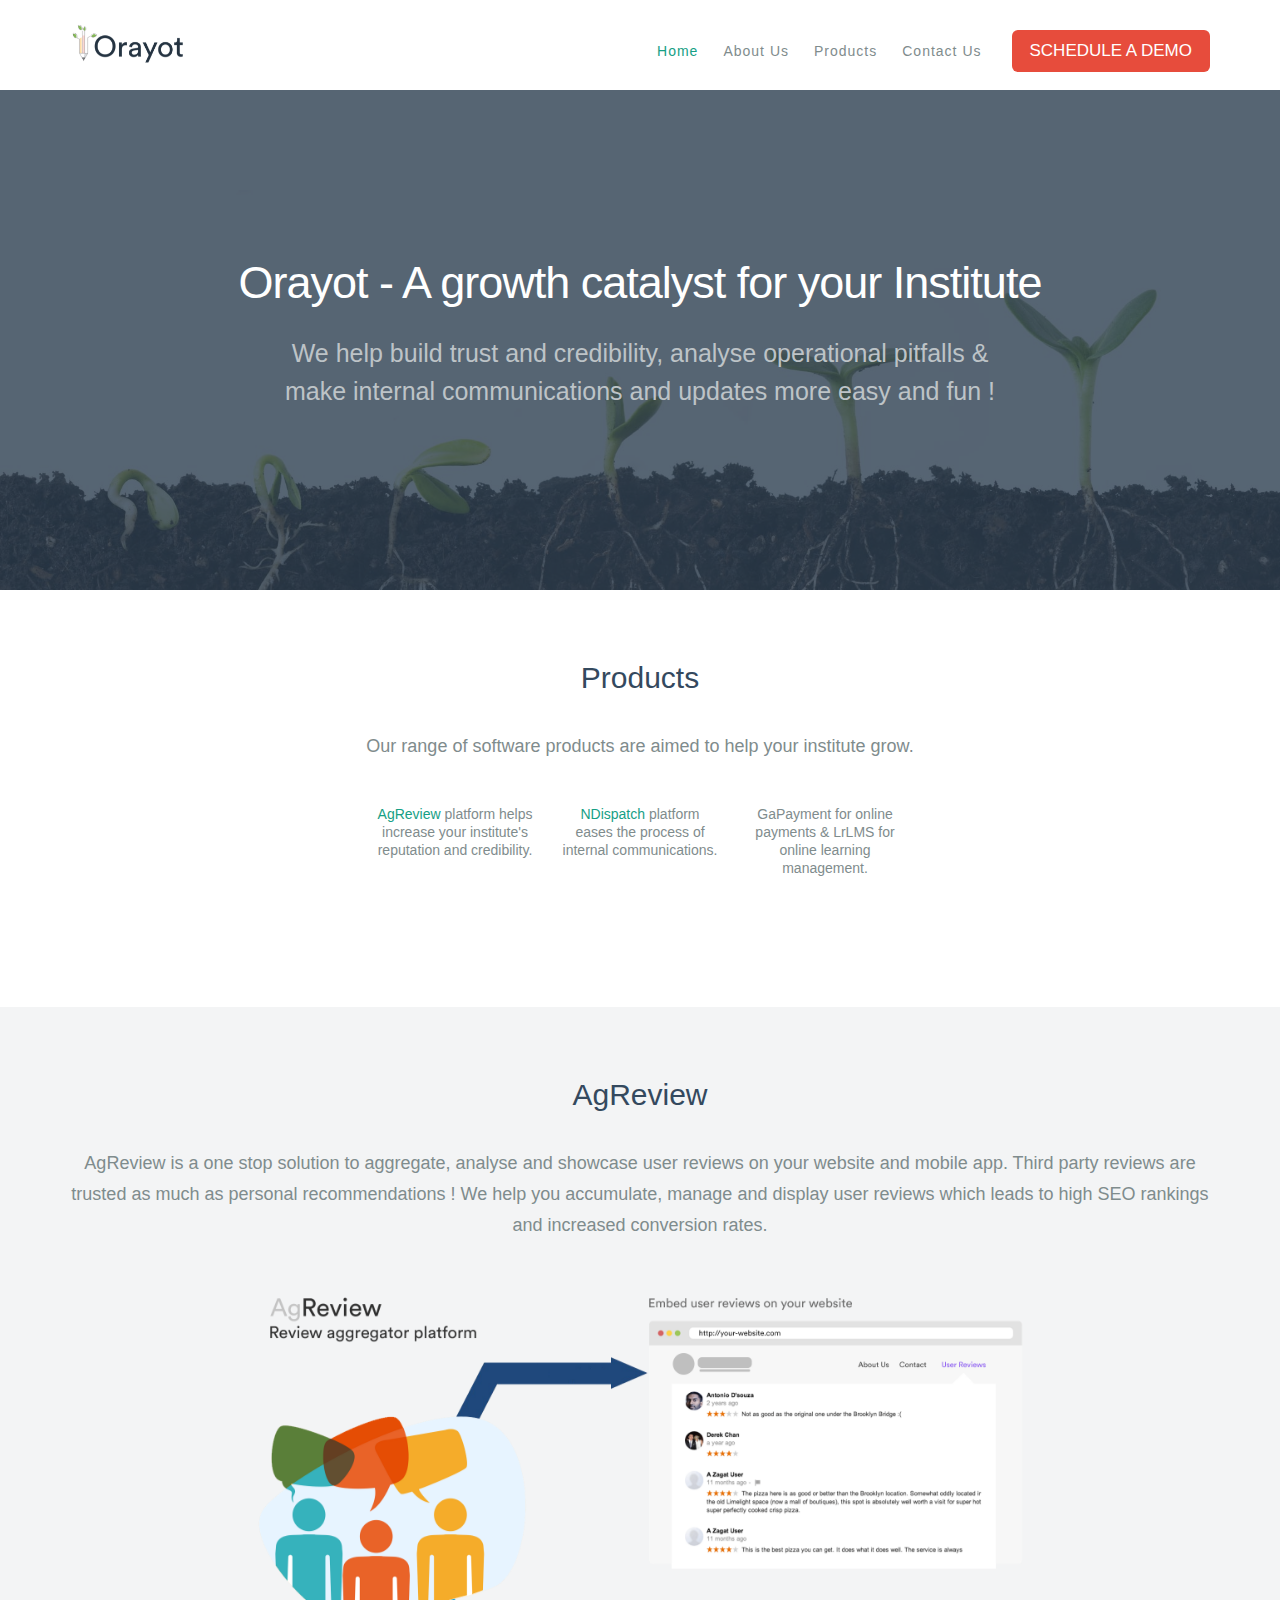
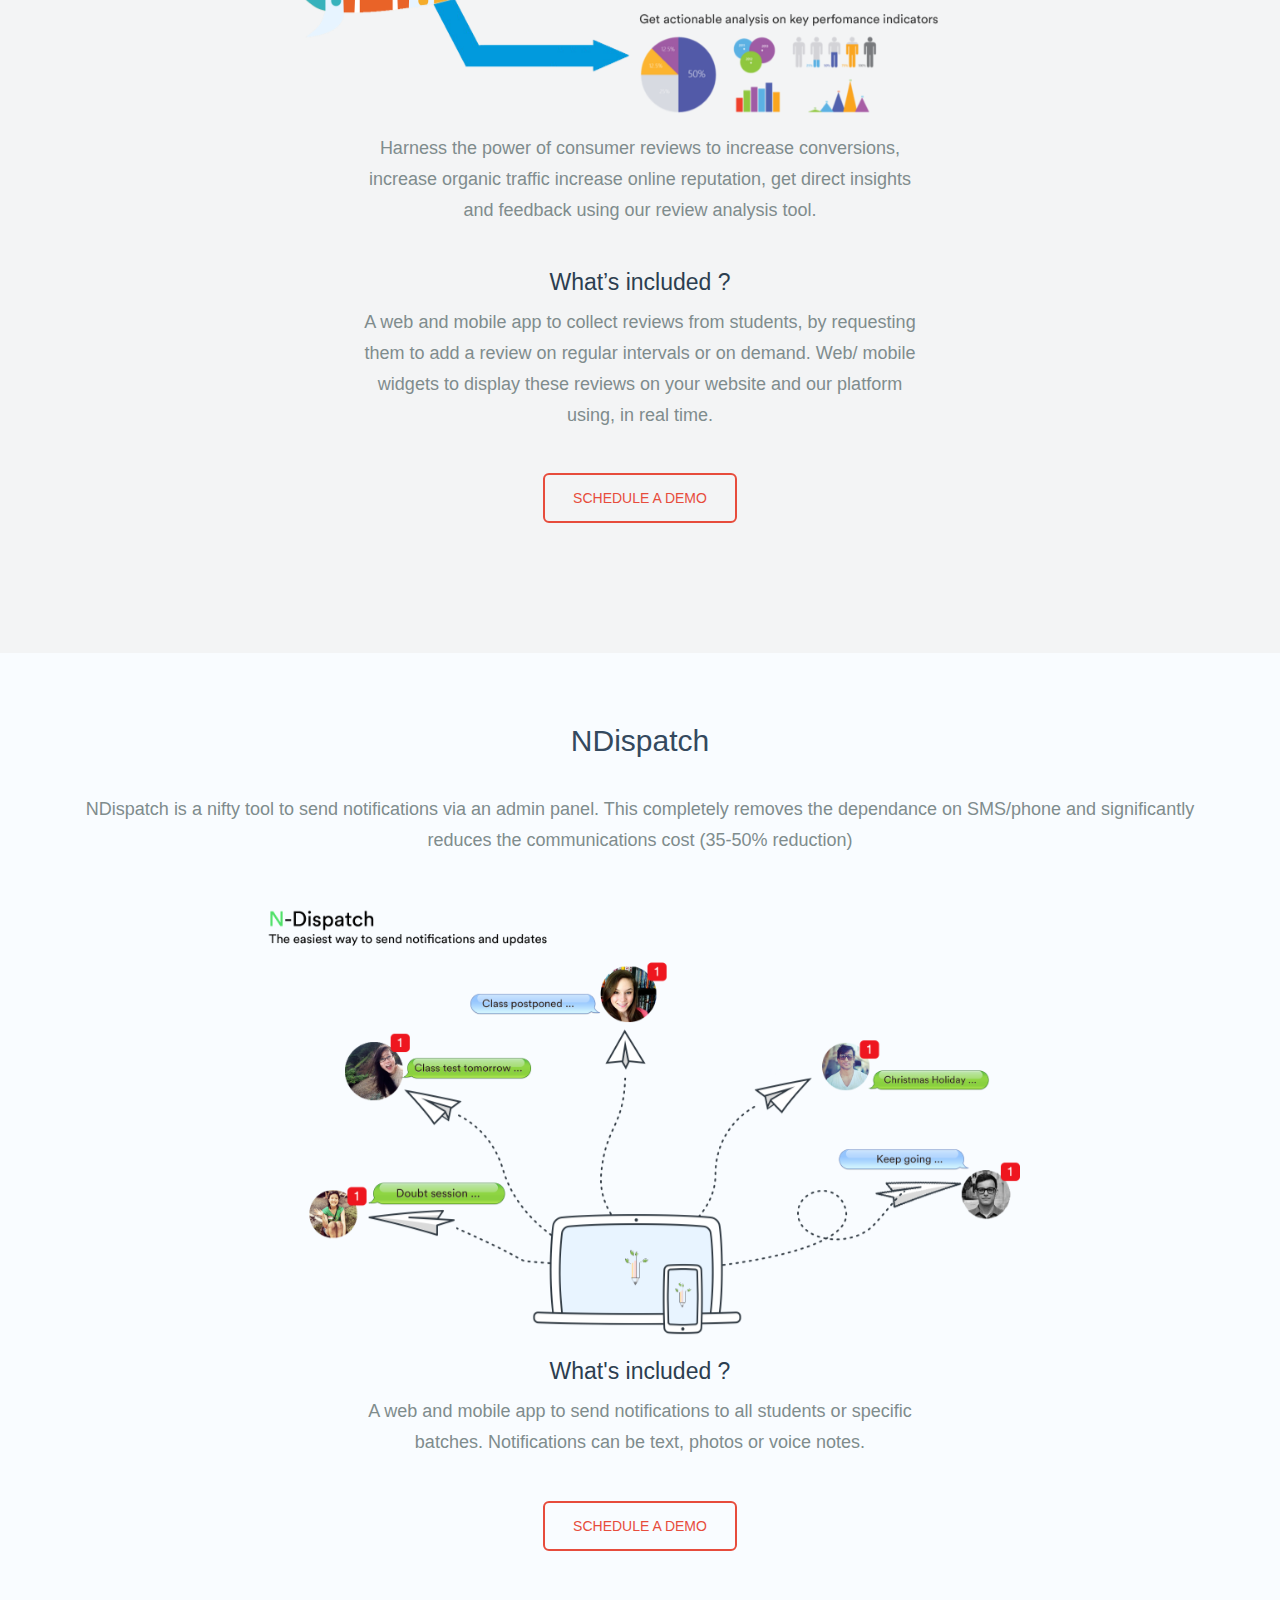
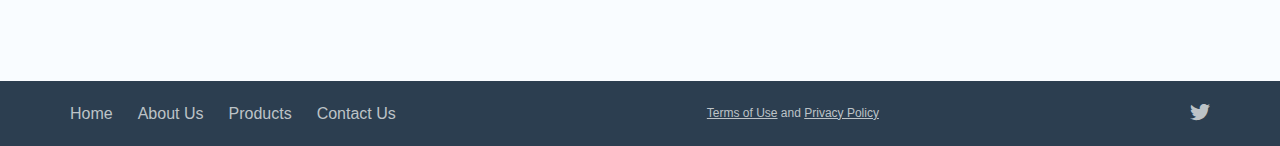
<file: index.html>
<!DOCTYPE html>
<html lang="en">
  <head>
    <meta charset="utf-8">
    <title>Orayot</title>
    <meta name="apple-mobile-web-app-capable" content="yes" />
    <meta name="viewport" content="width=device-width, initial-scale=1.0, maximum-scale=1.0, user-scalable=no" />
    <meta name="apple-mobile-web-app-status-bar-style" content="black" />
    <meta name="keyword" content="orayot.com,agreviews,ndispatch,gapayments,operation,pitfalls,increase,engagement,communication,easier,growth,catalyst,helper,institute,online reputation,mobile,app,web,build reputation,credibility,communications,Automate,streamline,software,product,conversion rate,increase,revenue modal,accumulate,manage,display,user,reviews,seo,collector,gather,helper,grow,gattering,capture,aggregator,analysis,collect,collection,notification sms,push notification,notifier,payment,gateway,automate,coaching center ,notifications,shivek khurana" />
    <meta name="description" content="orayot,orayot.com,agreviews,ndispatch,gapayments,operation pitfalls,increase engagement,communication easier,online reputation ,build reputation and credibility,communications Automate,communications streamline,reviews,reviews collector,reviews gather,helping coaching center,growth catalyst for institute ,institute mobile app ,institute web app,institute software ,institute product,institute conversion rate,institute increase conversion rate,institute revenue modal ,institute accumulate, manage and display user reviews,institute seo,institute helper,institute grow,institute reviews,institute reviews gathering,institute reviews capture,institute reviews aggregator,institute reviews analysis,collect reviews coaching center,reviews collection coaching center,reviews gathering coaching center,institute operation ,institute operation automate ,institute operation streamline,institute push notification,institute notifier,institute ,automate payment collection institute ,helping coaching center,growth catalyst for coaching center ,coaching center mobile app ,coaching center web app,coaching center software ,coaching center product,coaching center conversion rate,coaching center increase conversion rate,coaching center revenue modal ,coaching center accumulate, manage and display user reviews,coaching center seo,coaching center helper,coaching center grow,coaching center reviews,coaching center reviews gathering,coaching center reviews capture,coaching center reviews aggregator,coaching center reviews analysis,collect reviews coaching center,reviews collection coaching center,reviews gathering coaching center,coaching center operation ,coaching center operation automate ,coaching center operation streamline,coaching center push notification,coaching center notifier,coaching center ,notification sms,payment gateway,payment collector,notifications" />
    <meta name="alexaVerifyID" content="ZXp13LkOPSGW4fqU1qTeXr4loho"/>
    <link rel="stylesheet" href="startup-framework/flat-ui/bootstrap/css/bootstrap.css">
    <link rel="stylesheet" href="startup-framework/flat-ui/css/flat-ui.css">
    <!-- Using only with Flat-UI (free)-->
    <link rel="stylesheet" href="startup-framework/common-files/css/icon-font.css">
    <!-- end -->

    <link rel="stylesheet" href="startup-framework/common-files/css/animations.css">
    <link rel="stylesheet" href="startup-framework/ui-kit/ui-kit-header/css/ui-kit-styles.css">
    <link rel="stylesheet" href="startup-framework/ui-kit/ui-kit-content/css/ui-kit-styles.css">
    <link rel="stylesheet" href="startup-framework/ui-kit/ui-kit-footer/css/ui-kit-styles.css">

    <link rel="stylesheet" href="css/style.css">
    <link rel="shortcut icon" href="favicon.ico" type="image/x-icon">
    <link rel="icon" href="favicon.ico" type="image/x-icon">
  </head>
  <body>
    <div class="page-wrapper">
      <!--Main Nav-->
      <header class="header-11">
        <div class="container">
          <div class="row">
            <div class="navbar col-sm-12" role="navigation">
              <div class="navbar-header">
                <button type="button" class="navbar-toggle"></button>
                <a class="brand" href="#"><img src="images/logos/dark-on-light-small.png" alt="Orayot Logo"></a>
              </div>
              <div class="collapse navbar-collapse pull-right">
                <ul class="nav pull-left">
                  <li class="active"><a href="#">Home</a></li>
                  <li><a href="/pages/about">About Us</a></li>
                  <li><a href="#products">Products</a></li>
                  <!-- <li><a href="#">Blog</a></li> -->
                  <li><a href="/pages/contact">Contact Us</a></li>
                </ul>
                <form class="navbar-form pull-left">
                  <a
                    onclick="ga('send', 'event', 'button', 'click', 'cta-index-nav');"
                    class="btn btn-large btn-danger"
                    href="/pages/contact"
                  >
                    Schedule a demo
                  </a>
                </form>
              </div>
            </div>
          </div>
        </div>
      </header>
      <!--Hero-->
      <section class="header-10-sub v-center bg-midnight-blue">
        <div class="background">&nbsp;</div>
        <div>
          <div class="container">
            <div class="hero-unit">
              <h1>Orayot - A growth catalyst for your Institute</h1>
              <p>We help build trust and credibility, analyse operational pitfalls &
                <br/>
                make internal communications and updates more easy and fun !
              </p>
            </div>
          </div>
        </div>
      </section>
      <!-- <section id="about" class="content-8">
        <div>
          <div class="container">
            <h3>About Us</h3>
            <div class="row">
              <div class="col-sm-6 col-sm-offset-3">
                <p>
                  Orayot is the best way to build trust in the community & increase engagement and make communications easy in your institute.
                </p>
                <a href="#">Learn more about Orayot</a>
                <a class="btn btn-large btn-clear" href="#">TRY IT NOW</a>
              </div>
            </div>
          </div>
        </div>
      </section> -->
      <section id="products" class="content-8">
        <div>
          <div class="container">
            <h3>Products</h3>
            <div class="row">
              <div class="col-sm-6 col-sm-offset-3">
                <p>
                  Our range of software products are aimed to help your institute grow.
                </p>
                <p>
                  <div class="col-sm-4">
                    <a href="#AgReview">AgReview</a> platform helps increase your institute's reputation and credibility.
                  </div>
                  <div class="col-sm-4">
                    <a href="#NDispatch">NDispatch</a> platform eases the process of internal communications.
                  </div>
                  <div class="col-sm-4">
                    GaPayment for online payments & LrLMS for online learning management.
                  </div>
                </p>
                <!-- <a class="btn btn-large btn-clear" href="#">TRY IT NOW</a> -->
              </div>
            </div>
          </div>
        </div>
      </section>

      <!--Product-->
      <section id="AgReview" class="content-8 v-center">
        <div>
          <div class="container">
            <h3>AgReview</h3>
            <p>AgReview is a one stop solution to aggregate, analyse and showcase user reviews on your website and mobile app. Third party reviews are trusted as much as personal recommendations ! We help you accumulate, manage and display user reviews which leads to high SEO rankings and increased conversion rates. </p>
            <img src="images/AgReview.png" alt="AgReview - Orayot's review aggregration platform">
            <div class="row">
              <div class="col-sm-6 col-sm-offset-3">
                <p>Harness the power of consumer reviews to increase conversions, increase organic traffic increase online reputation, get direct insights and feedback using our review analysis tool.
                </p>
                <h4>What’s included ?</h4>
                <p>
                A web and mobile app to collect reviews from students, by requesting them to add a review on regular intervals or on demand. Web/ mobile widgets to display these reviews on your website and our platform using, in real time.
                </p>
                <a
                  onclick="ga('send', 'event', 'button', 'click', 'cta-index-agreview');"
                  class="btn btn-large btn-clear"
                  href="/pages/contact"
                >
                  Schedule a demo
                </a>
              </div>
            </div>
          </div>
        </div>
      </section>

      <!--Product-->
      <section id="NDispatch" class="content-8 v-center">
        <div>
          <div class="container">
            <h3>NDispatch</h3>
            <p>NDispatch is a nifty tool to send notifications via an admin panel. This completely removes the dependance on SMS/phone and significantly reduces the communications cost (35-50% reduction)</p>
            <img src="images/NDispatch.png" alt="NDispatch - Orayot's push notification platform">
            <h4>What's included ?</h4>
            <div class="row">
              <div class="col-sm-6 col-sm-offset-3">
                <p>A web and mobile app to send notifications to all students or specific batches. Notifications can be text, photos or voice notes.
                </p>
                <a
                  onclick="ga('send', 'event', 'button', 'click', 'cta-index-ndispatch');"
                  class="btn btn-large btn-clear"
                  href="/pages/contact"
                >
                  Schedule a demo
                </a>
              </div>
            </div>
          </div>
        </div>
      </section>

      <!--CTA-->
      <!-- <section class="content-11">
        <div class="container">
          <span>You have the design, you have the code</span>
          <a class="btn btn-large btn-danger" href="#">TRY IT NOW</a>
        </div>
      </section> -->

      <!-- Subscribe -->
      <!-- <section class="content-13 subscribe-form bg-turquoise">
        <div class="container">
          <div class="row">
            <form>
              <div class="col-sm-8">
                <input type="text" placeholder="Enter your e-mail" spellcheck="false">
              </div>
              <div class="col-sm-4">
                <button class="btn btn-large btn-primary" type="submit">
                  Subscribe now
                </button>
              </div>
            </form>
          </div>
        </div>
      </section> -->
      <!-- Footer -->
      <footer class="footer-2 bg-midnight-blue">
        <div class="container">
          <nav class="pull-left">
            <ul>
              <li class="active"><a href="#">Home</a></li>
              <li><a href="/pages/about">About Us</a></li>
              <li><a href="#products">Products</a></li>
              <!-- <li><a href="#">Blog</a></li> -->
              <li><a href="/pages/contact">Contact Us</a></li>
            </ul>
          </nav>
          <div class="social-btns pull-right">
            <!-- <a href="#"><div class="fui-vimeo"></div><div class="fui-vimeo"></div></a>
            <a href="#"><div class="fui-facebook"></div><div class="fui-facebook"></div></a> -->
            <a href="http://twitter.com/orayot"><div class="fui-twitter"></div><div class="fui-twitter"></div></a>
          </div>
          <div class="additional-links">
            <a href="/pages/tos">Terms of Use</a> and <a href="/pages/tos">Privacy Policy</a>
          </div>
        </div>
      </footer>
    </div>
    <script src="startup-framework/common-files/js/jquery-1.10.2.min.js"></script>
    <script src="startup-framework/flat-ui/js/bootstrap.min.js"></script>
    <script src="startup-framework/common-files/js/modernizr.custom.js"></script>
    <script src="startup-framework/common-files/js/page-transitions.js"></script>
    <script src="startup-framework/common-files/js/startup-kit.js"></script>
    <script>
      (function(i,s,o,g,r,a,m){i['GoogleAnalyticsObject']=r;i[r]=i[r]||function(){
      (i[r].q=i[r].q||[]).push(arguments)},i[r].l=1*new Date();a=s.createElement(o),
      m=s.getElementsByTagName(o)[0];a.async=1;a.src=g;m.parentNode.insertBefore(a,m)
      })(window,document,'script','https://www.google-analytics.com/analytics.js','ga');

      ga('create', 'UA-76997045-1', 'auto');
      ga('send', 'pageview');

    </script>
  </body>
</html>
</file>
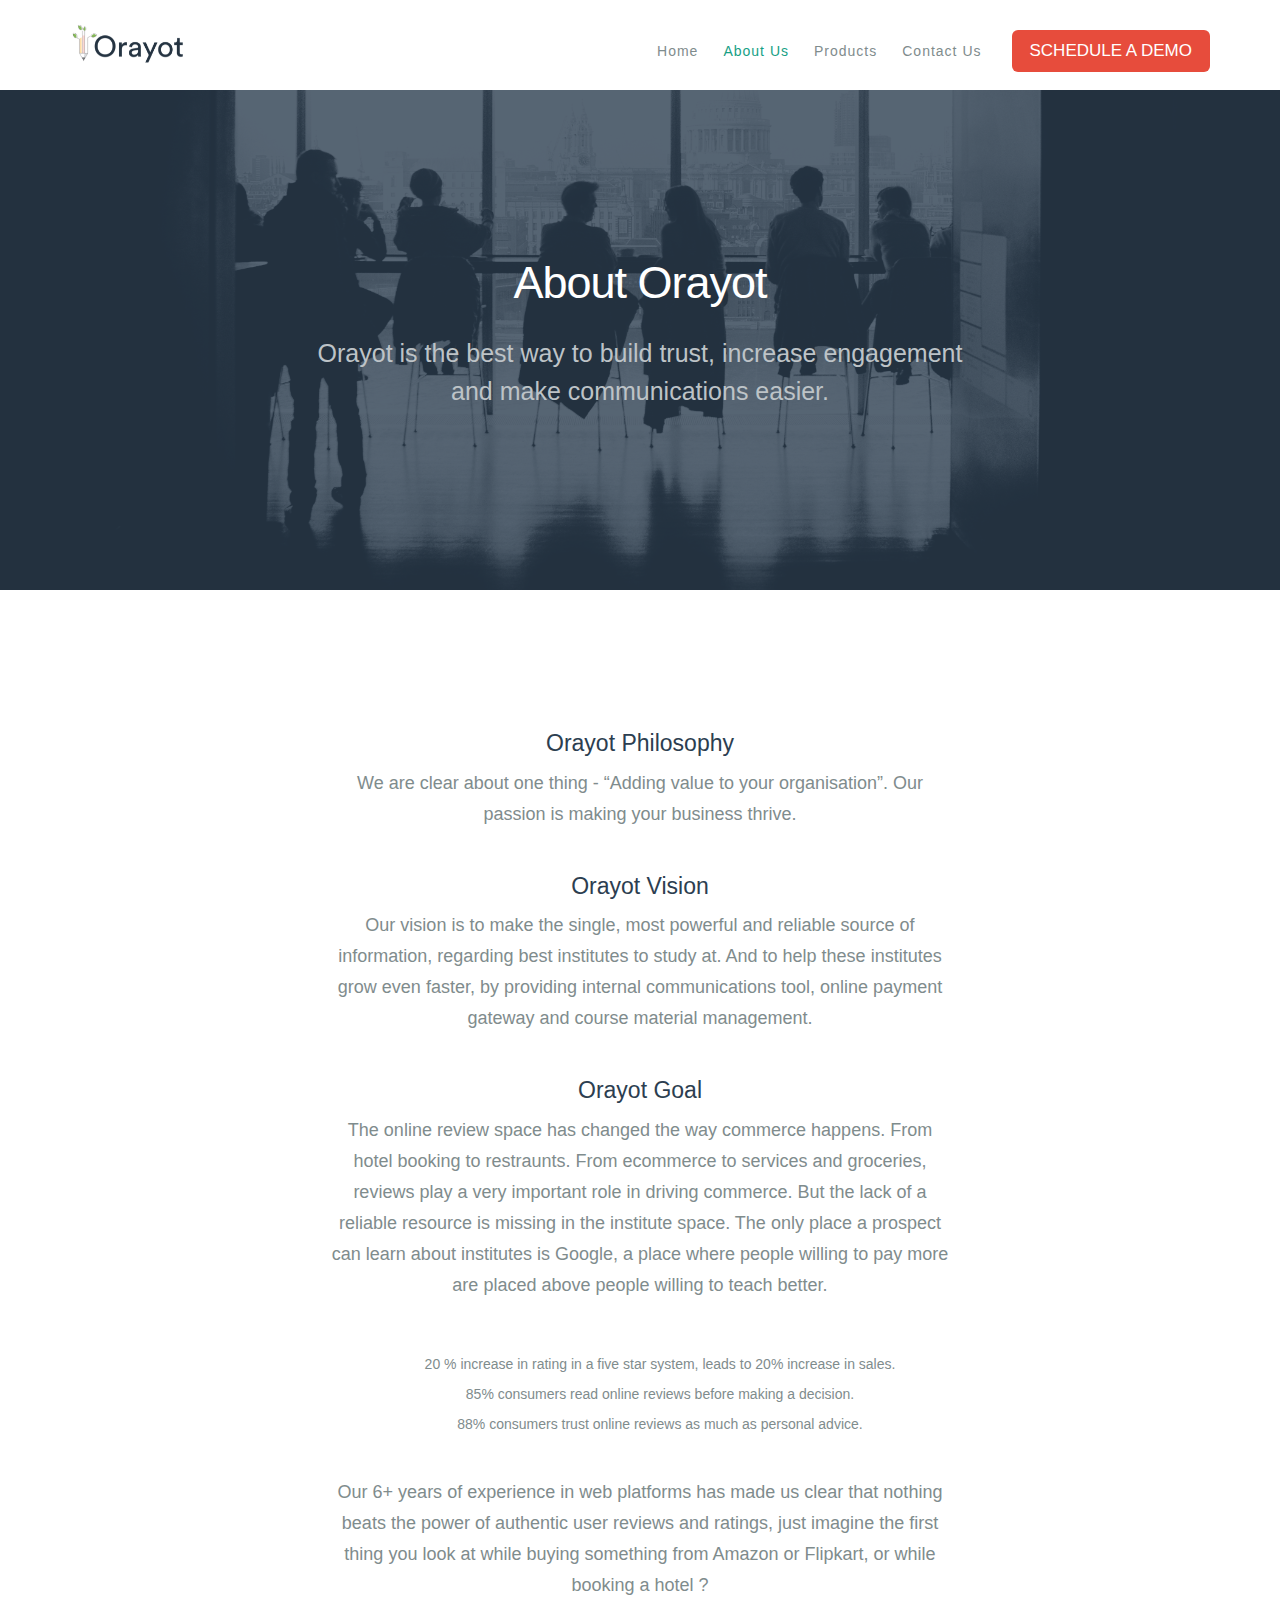
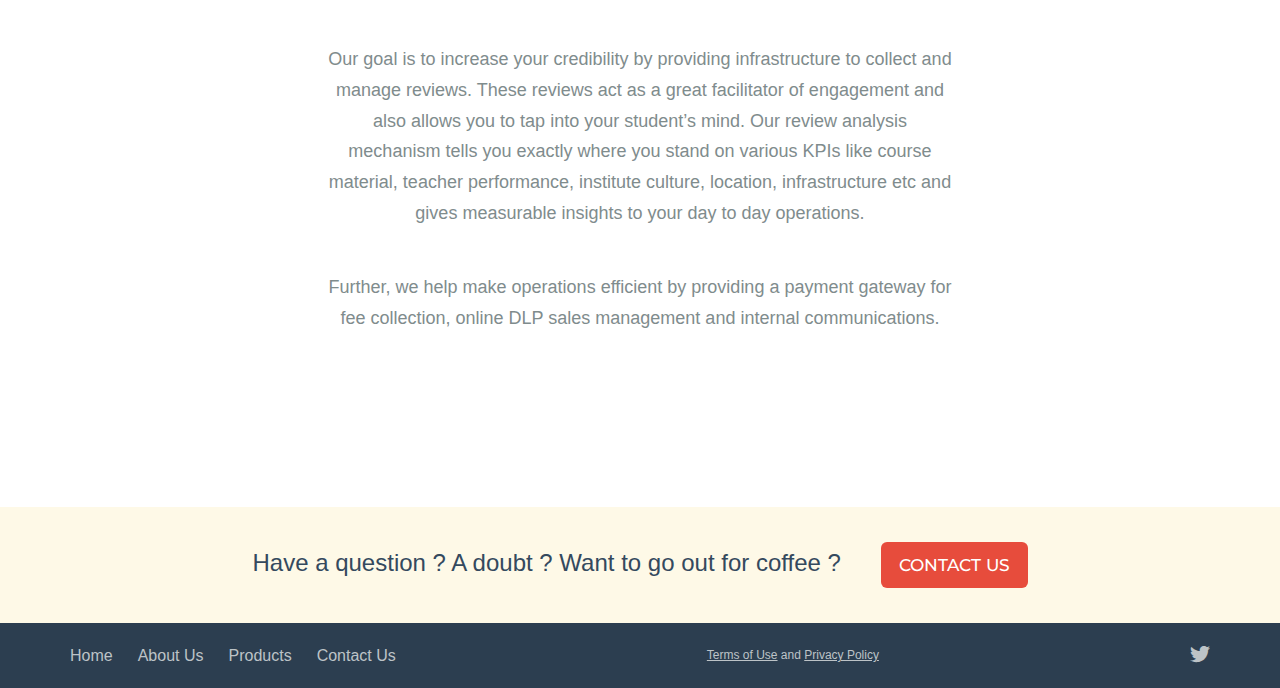
<file: pages/about/index.html>
<!DOCTYPE html>
<html lang="en">
  <head>
    <meta charset="utf-8">
    <title>About Orayot</title>
    <meta name="apple-mobile-web-app-capable" content="yes" />
    <meta name="viewport" content="width=device-width, initial-scale=1.0, maximum-scale=1.0, user-scalable=no" />
    <meta name="apple-mobile-web-app-status-bar-style" content="black" />
    <meta name="keyword" content="orayot.com,agreviews,ndispatch,gapayments,operation,pitfalls,increase,engagement,communication,easier,growth,catalyst,helper,institute,online reputation,mobile,app,web,build reputation,credibility,communications,Automate,streamline,software,product,conversion rate,increase,revenue modal,accumulate,manage,display,user,reviews,seo,collector,gather,helper,grow,gattering,capture,aggregator,analysis,collect,collection,notification sms,push notification,notifier,payment,gateway,automate,coaching center ,notifications,shivek khurana" />
    <meta name="description" content="orayot,orayot.com,agreviews,ndispatch,gapayments,operation pitfalls,increase engagement,communication easier,online reputation ,build trust,build reputation and credibility,communications Automate,communications streamline,reviews,reviews collector,reviews gather,helping coaching center,growth catalyst for institute ,institute mobile app ,institute web app,institute software ,institute product,institute conversion rate,institute increase conversion rate,institute revenue modal ,institute accumulate, manage and display user reviews,institute seo,institute helper,institute grow,institute reviews,institute reviews gathering,institute reviews capture,institute reviews aggregator,institute reviews analysis,collect reviews coaching center,reviews collection coaching center,reviews gathering coaching center,institute operation ,institute operation automate ,institute operation streamline,institute push notification,institute notifier,institute ,automate payment collection institute ,helping coaching center,growth catalyst for coaching center ,coaching center mobile app ,coaching center web app,coaching center software ,coaching center product,coaching center conversion rate,coaching center increase conversion rate,coaching center revenue modal ,coaching center accumulate, manage and display user reviews,coaching center seo,coaching center helper,coaching center grow,coaching center reviews,coaching center reviews gathering,coaching center reviews capture,coaching center reviews aggregator,coaching center reviews analysis,collect reviews coaching center,reviews collection coaching center,reviews gathering coaching center,coaching center operation ,coaching center operation automate ,coaching center operation streamline,coaching center push notification,coaching center notifier,coaching center ,notification sms,payment gateway,payment collector,notifications" />
    <link rel="stylesheet" href="../../startup-framework/flat-ui/bootstrap/css/bootstrap.css">
    <link rel="stylesheet" href="../../startup-framework/flat-ui/css/flat-ui.css">
    <!-- Using only with Flat-UI (free)-->
    <link rel="stylesheet" href="../../startup-framework/common-files/css/icon-font.css">
    <!-- end -->

    <link rel="stylesheet" href="../../startup-framework/common-files/css/animations.css">
    <link rel="stylesheet" href="../../startup-framework/ui-kit/ui-kit-header/css/ui-kit-styles.css">
    <link rel="stylesheet" href="../../startup-framework/ui-kit/ui-kit-content/css/ui-kit-styles.css">
    <link rel="stylesheet" href="../../startup-framework/ui-kit/ui-kit-footer/css/ui-kit-styles.css">

    <link rel="stylesheet" href="../../css/style.css">
    <link rel="shortcut icon" href="../../favicon.ico" type="image/x-icon">
    <link rel="icon" href="../../favicon.ico" type="image/x-icon">
  </head>
  <body>
    <div class="page-wrapper">
      <!--Main Nav-->
      <header class="header-11">
        <div class="container">
          <div class="row">
            <div class="navbar col-sm-12" role="navigation">
              <div class="navbar-header">
                <button type="button" class="navbar-toggle"></button>
                <a class="brand" href="#"><img src="../../images/logos/dark-on-light-small.png" alt="Orayot Logo"></a>
              </div>
              <div class="collapse navbar-collapse pull-right">
                <ul class="nav pull-left">
                  <li><a href="/">Home</a></li>
                  <li class="active"><a href="#">About Us</a></li>
                  <li><a href="/#products">Products</a></li>
                  <!-- <li><a href="#">Blog</a></li> -->
                  <li><a href="/pages/contact">Contact Us</a></li>
                </ul>
                <form class="navbar-form pull-left">
                  <a
                    onclick="ga('send', 'event', 'button', 'click', 'cta-about-nav');"
                    class="btn btn-large btn-danger"
                    href="/pages/contact"
                  >
                    Schedule a demo
                  </a>
                </form>
              </div>
            </div>
          </div>
        </div>
      </header>
      <!--Hero-->
      <section class="header-10-sub v-center bg-midnight-blue">
        <div id="about" class="background">&nbsp;</div>
        <div>
          <div class="container">
            <div class="hero-unit">
              <h1>About Orayot</h1>
              <p>Orayot is the best way to build trust, increase engagement <br/> and make communications easier.
              </p>
            </div>
          </div>
        </div>
      </section>
      <!-- <section id="about" class="content-8">
        <div>
          <div class="container">
            <h3>About Us</h3>
            <div class="row">
              <div class="col-sm-6 col-sm-offset-3">
                <p>
                  Orayot is the best way to build trust in the community & increase engagement and make communications easy in your institute.
                </p>
                <a href="#">Learn more about Orayot</a>
                <a class="btn btn-large btn-clear" href="#">TRY IT NOW</a>
              </div>
            </div>
          </div>
        </div>
      </section> -->

      <section class="content-8">
        <div class="row">
          <div class="col-sm-6 col-sm-offset-3">
            <h4>Orayot Philosophy</h4>
            <p>
              We are clear about one thing - “Adding value to your organisation”. Our passion is making your business thrive.
            </p>
            <h4>Orayot Vision</h4>
            <p>
              Our vision is to make the single, most powerful and reliable source of information, regarding best institutes to study at. And to help these institutes grow even faster, by providing internal communications tool, online payment gateway and course material management.
            </p>

            <h4>Orayot Goal</h4>
            <p>
              The online review space has changed the way commerce happens. From hotel booking to restraunts. From ecommerce to services and groceries, reviews play a very important role in driving commerce. But the lack of a reliable resource is missing in the institute space. The only place a prospect can learn about institutes is Google, a place where people willing to pay more are placed above people willing to teach better.

              <ul class='stats'>
                <li>20 % increase in rating in a five star system, leads to 20% increase in sales.</li>
                <li>85% consumers read online reviews before making a decision.</li>
                <li>88% consumers trust online reviews as much as personal advice.</li>
              </ul>

            </p>

            <p>
              Our 6+ years of experience in web platforms has made us clear that nothing beats the power of authentic user reviews and ratings, just imagine the first thing you look at while buying something from Amazon or Flipkart, or while booking a hotel ?
            </p>

            <p>
              Our goal is to increase your credibility by providing infrastructure to collect and manage reviews.
              These reviews act as a great facilitator of engagement and also allows you to tap into your student’s mind. Our review analysis mechanism tells you exactly where you stand on various KPIs like course material, teacher performance, institute culture, location, infrastructure etc and gives measurable insights to your day to day operations.
            </p>

            <p>
              Further, we help make operations efficient by providing a payment gateway for fee collection, online DLP sales management and internal communications.
            </p>
          </div>
        </div>
      </section>
      <!--CTA-->
      <section class="content-11">
        <div class="container">
          <span>Have a question ? A doubt ? Want to go out for coffee ?</span>
          <a class="btn btn-large btn-danger" href="/pages/contact">Contact Us</a>
        </div>
      </section>

      <!-- Subscribe -->
      <!-- <section class="content-13 subscribe-form bg-turquoise">
        <div class="container">
          <div class="row">
            <form>
              <div class="col-sm-8">
                <input type="text" placeholder="Enter your e-mail" spellcheck="false">
              </div>
              <div class="col-sm-4">
                <button class="btn btn-large btn-primary" type="submit">
                  Subscribe now
                </button>
              </div>
            </form>
          </div>
        </div>
      </section> -->
      <!-- Footer -->
      <footer class="footer-2 bg-midnight-blue">
        <div class="container">
          <nav class="pull-left">
            <ul>
              <li><a href="/">Home</a></li>
              <li class="active"><a href="pages/about">About Us</a></li>
              <li><a href="/#products">Products</a></li>
              <!-- <li><a href="#">Blog</a></li> -->
              <li><a href="/pages/contact">Contact Us</a></li>
            </ul>
          </nav>
          <div class="social-btns pull-right">
            <!-- <a href="#"><div class="fui-vimeo"></div><div class="fui-vimeo"></div></a>
            <a href="#"><div class="fui-facebook"></div><div class="fui-facebook"></div></a> -->
            <a href="http://twitter.com/orayot"><div class="fui-twitter"></div><div class="fui-twitter"></div></a>
          </div>
          <div class="additional-links">
            <a href="/pages/tos">Terms of Use</a> and <a href="/pages/tos">Privacy Policy</a>
          </div>
        </div>
      </footer>
    </div>
    <script src="../../startup-framework/common-files/js/jquery-1.10.2.min.js"></script>
    <script src="../../startup-framework/flat-ui/js/bootstrap.min.js"></script>
    <script src="../../startup-framework/common-files/js/modernizr.custom.js"></script>
    <script src="../../startup-framework/common-files/js/page-transitions.js"></script>
    <script src="../../startup-framework/common-files/js/startup-kit.js"></script>
    <script>
      (function(i,s,o,g,r,a,m){i['GoogleAnalyticsObject']=r;i[r]=i[r]||function(){
      (i[r].q=i[r].q||[]).push(arguments)},i[r].l=1*new Date();a=s.createElement(o),
      m=s.getElementsByTagName(o)[0];a.async=1;a.src=g;m.parentNode.insertBefore(a,m)
      })(window,document,'script','https://www.google-analytics.com/analytics.js','ga');

      ga('create', 'UA-76997045-1', 'auto');
      ga('send', 'pageview');

    </script>
  </body>
</html>
</file>
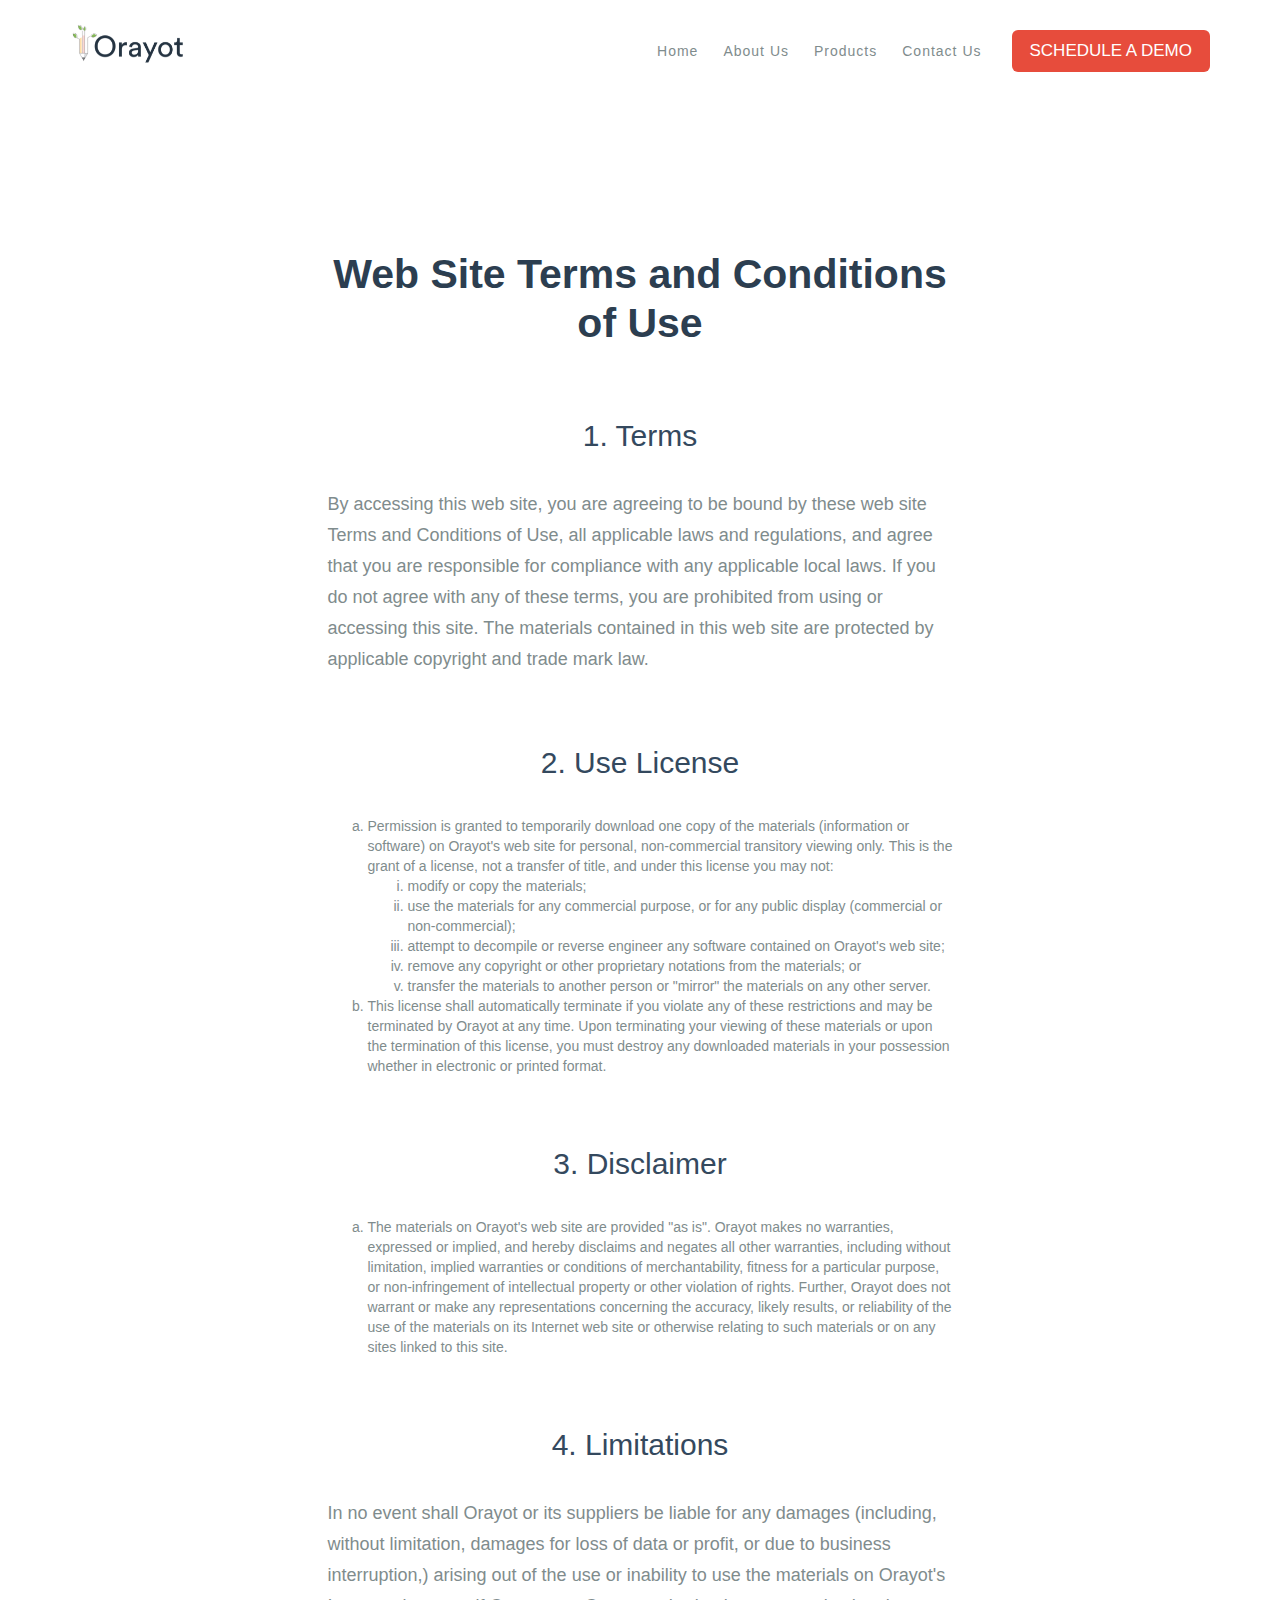
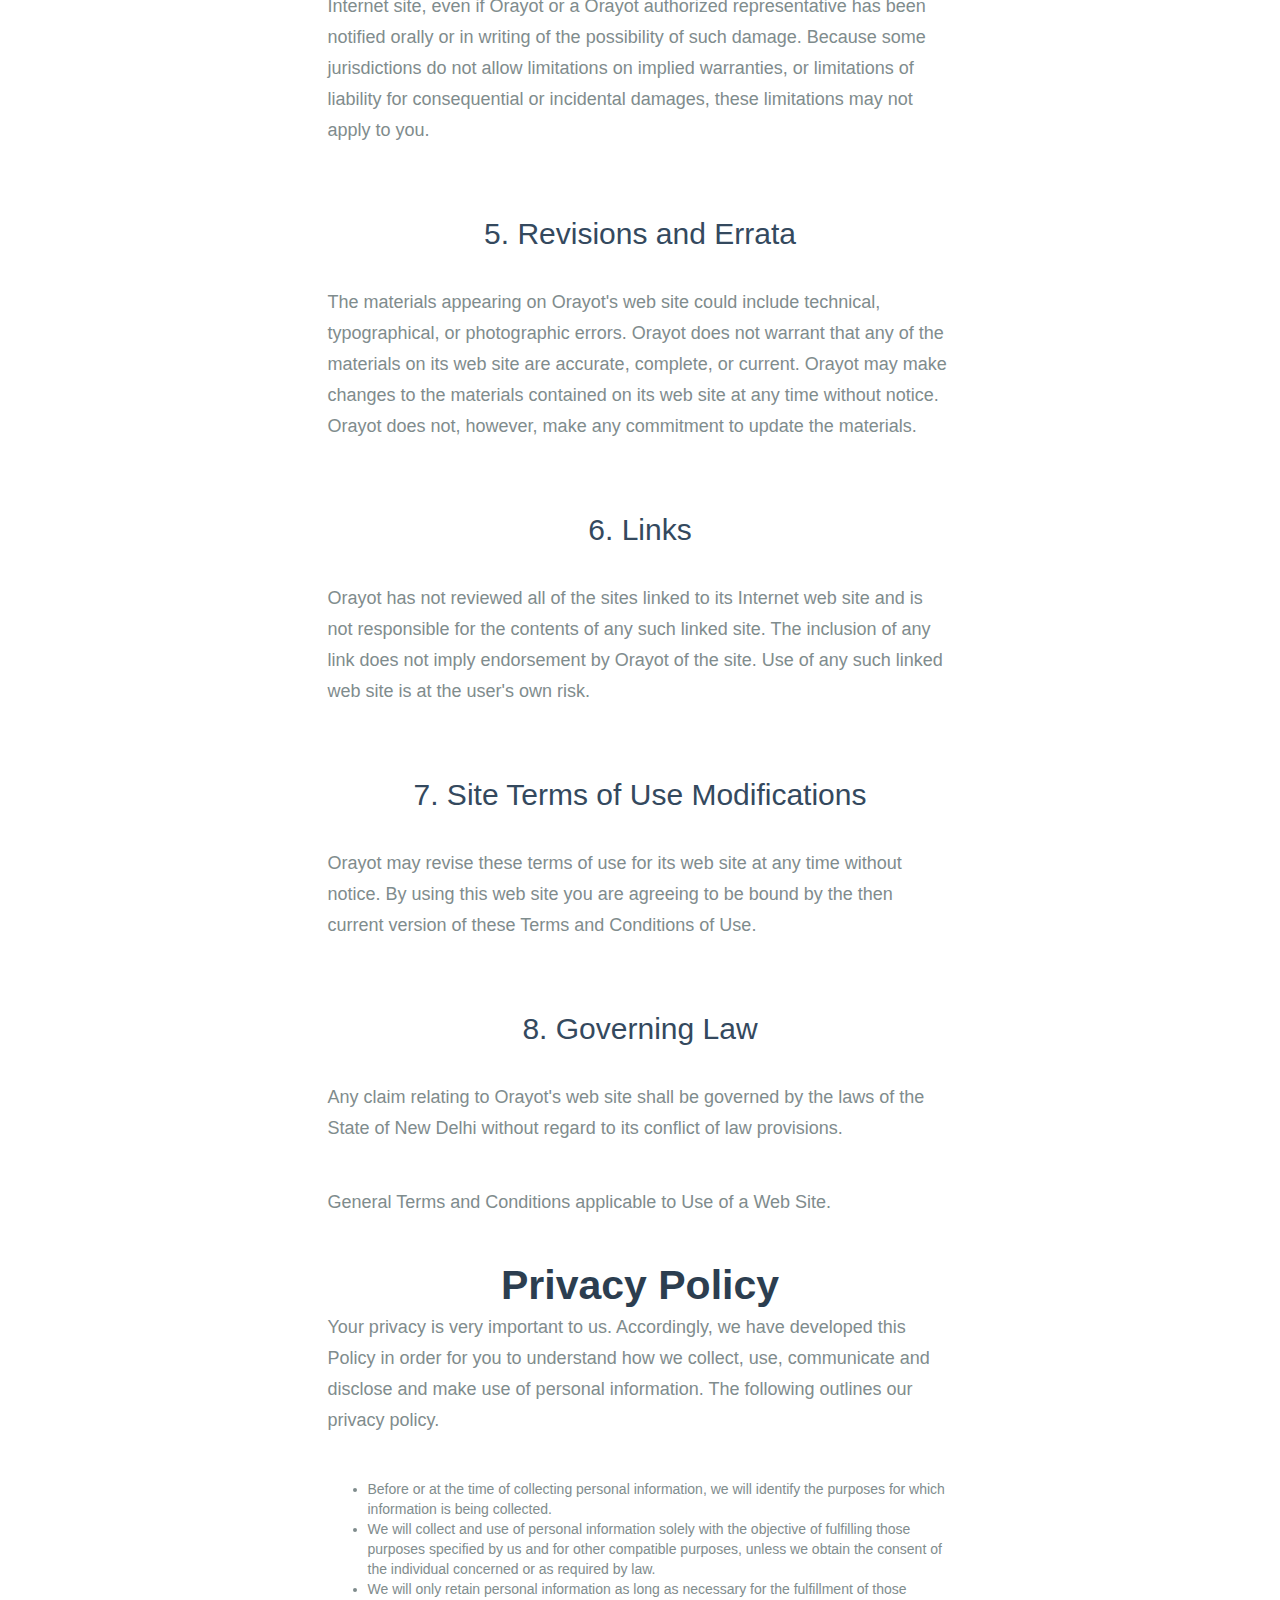
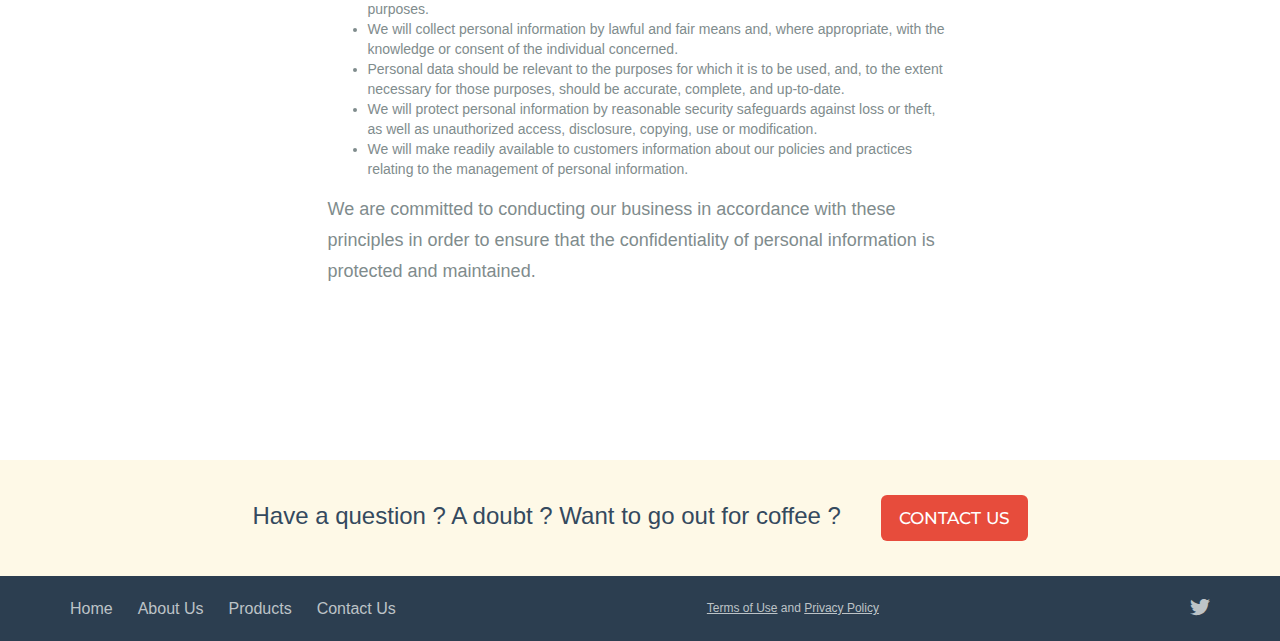
<file: pages/tos/index.html>
<!DOCTYPE html>
<html lang="en">
  <head>
    <meta charset="utf-8">
    <title>About Orayot</title>
    <meta name="apple-mobile-web-app-capable" content="yes" />
    <meta name="viewport" content="width=device-width, initial-scale=1.0, maximum-scale=1.0, user-scalable=no" />
    <meta name="apple-mobile-web-app-status-bar-style" content="black" />

    <link rel="stylesheet" href="../../startup-framework/flat-ui/bootstrap/css/bootstrap.css">
    <link rel="stylesheet" href="../../startup-framework/flat-ui/css/flat-ui.css">
    <!-- Using only with Flat-UI (free)-->
    <link rel="stylesheet" href="../../startup-framework/common-files/css/icon-font.css">
    <!-- end -->

    <link rel="stylesheet" href="../../startup-framework/common-files/css/animations.css">
    <link rel="stylesheet" href="../../startup-framework/ui-kit/ui-kit-header/css/ui-kit-styles.css">
    <link rel="stylesheet" href="../../startup-framework/ui-kit/ui-kit-content/css/ui-kit-styles.css">
    <link rel="stylesheet" href="../../startup-framework/ui-kit/ui-kit-footer/css/ui-kit-styles.css">

    <link rel="stylesheet" href="../../css/style.css">
    <link rel="shortcut icon" href="../../favicon.ico" type="image/x-icon">
    <link rel="icon" href="../../favicon.ico" type="image/x-icon">
  </head>
  <body>
    <div class="page-wrapper">
      <!--Main Nav-->
      <header class="header-11">
        <div class="container">
          <div class="row">
            <div class="navbar col-sm-12" role="navigation">
              <div class="navbar-header">
                <button type="button" class="navbar-toggle"></button>
                <a class="brand" href="#"><img src="../../images/logos/dark-on-light-small.png" alt="Orayot Logo"></a>
              </div>
              <div class="collapse navbar-collapse pull-right">
                <ul class="nav pull-left">
                  <li><a href="/">Home</a></li>
                  <li><a href="pages/about">About Us</a></li>
                  <li><a href="/#products">Products</a></li>
                  <!-- <li><a href="#">Blog</a></li> -->
                  <li><a href="/pages/contact">Contact Us</a></li>
                </ul>
                <form class="navbar-form pull-left">
                  <a class="btn btn-large btn-danger" href="/pages/contact">Schedule a demo</a>
                </form>
              </div>
            </div>
          </div>
        </div>
      </header>
      <!-- <section id="about" class="content-8">
        <div>
          <div class="container">
            <h3>About Us</h3>
            <div class="row">
              <div class="col-sm-6 col-sm-offset-3">
                <p>
                  Orayot is the best way to build trust in the community & increase engagement and make communications easy in your institute.
                </p>
                <a href="#">Learn more about Orayot</a>
                <a class="btn btn-large btn-clear" href="#">TRY IT NOW</a>
              </div>
            </div>
          </div>
        </div>
      </section> -->

      <section class="content-8" id="terms">
        <div class="row">
          <div class="col-sm-6 col-sm-offset-3">
            
            <h2>
              Web Site Terms and Conditions of Use
            </h2>

            <h3>
              1. Terms
            </h3>

            <p>
              By accessing this web site, you are agreeing to be bound by these 
              web site Terms and Conditions of Use, all applicable laws and regulations, 
              and agree that you are responsible for compliance with any applicable local 
              laws. If you do not agree with any of these terms, you are prohibited from 
              using or accessing this site. The materials contained in this web site are 
              protected by applicable copyright and trade mark law.
            </p>

            <h3>
              2. Use License
            </h3>

            <ol type="a">
              <li>
                Permission is granted to temporarily download one copy of the materials 
                (information or software) on Orayot's web site for personal, 
                non-commercial transitory viewing only. This is the grant of a license, 
                not a transfer of title, and under this license you may not:
                
                <ol type="i">
                  <li>modify or copy the materials;</li>
                  <li>use the materials for any commercial purpose, or for any public display (commercial or non-commercial);</li>
                  <li>attempt to decompile or reverse engineer any software contained on Orayot's web site;</li>
                  <li>remove any copyright or other proprietary notations from the materials; or</li>
                  <li>transfer the materials to another person or "mirror" the materials on any other server.</li>
                </ol>
              </li>
              <li>
                This license shall automatically terminate if you violate any of these restrictions and may be terminated by Orayot at any time. Upon terminating your viewing of these materials or upon the termination of this license, you must destroy any downloaded materials in your possession whether in electronic or printed format.
              </li>
            </ol>

            <h3>
              3. Disclaimer
            </h3>

            <ol type="a">
              <li>
                The materials on Orayot's web site are provided "as is". Orayot makes no warranties, expressed or implied, and hereby disclaims and negates all other warranties, including without limitation, implied warranties or conditions of merchantability, fitness for a particular purpose, or non-infringement of intellectual property or other violation of rights. Further, Orayot does not warrant or make any representations concerning the accuracy, likely results, or reliability of the use of the materials on its Internet web site or otherwise relating to such materials or on any sites linked to this site.
              </li>
            </ol>

            <h3>
              4. Limitations
            </h3>

            <p>
              In no event shall Orayot or its suppliers be liable for any damages (including, without limitation, damages for loss of data or profit, or due to business interruption,) arising out of the use or inability to use the materials on Orayot's Internet site, even if Orayot or a Orayot authorized representative has been notified orally or in writing of the possibility of such damage. Because some jurisdictions do not allow limitations on implied warranties, or limitations of liability for consequential or incidental damages, these limitations may not apply to you.
            </p>
                  
            <h3>
              5. Revisions and Errata
            </h3>

            <p>
              The materials appearing on Orayot's web site could include technical, typographical, or photographic errors. Orayot does not warrant that any of the materials on its web site are accurate, complete, or current. Orayot may make changes to the materials contained on its web site at any time without notice. Orayot does not, however, make any commitment to update the materials.
            </p>

            <h3>
              6. Links
            </h3>

            <p>
              Orayot has not reviewed all of the sites linked to its Internet web site and is not responsible for the contents of any such linked site. The inclusion of any link does not imply endorsement by Orayot of the site. Use of any such linked web site is at the user's own risk.
            </p>

            <h3>
              7. Site Terms of Use Modifications
            </h3>

            <p>
              Orayot may revise these terms of use for its web site at any time without notice. By using this web site you are agreeing to be bound by the then current version of these Terms and Conditions of Use.
            </p>

            <h3>
              8. Governing Law
            </h3>

            <p>
              Any claim relating to Orayot's web site shall be governed by the laws of the State of New Delhi without regard to its conflict of law provisions.
            </p>

            <p>
              General Terms and Conditions applicable to Use of a Web Site.
            </p>



            <h2>
              Privacy Policy
            </h2>

            <p>
              Your privacy is very important to us. Accordingly, we have developed this Policy in order for you to understand how we collect, use, communicate and disclose and make use of personal information. The following outlines our privacy policy.
            </p>

            <ul>
              <li>
                Before or at the time of collecting personal information, we will identify the purposes for which information is being collected.
              </li>
              <li>
                We will collect and use of personal information solely with the objective of fulfilling those purposes specified by us and for other compatible purposes, unless we obtain the consent of the individual concerned or as required by law.   
              </li>
              <li>
                We will only retain personal information as long as necessary for the fulfillment of those purposes. 
              </li>
              <li>
                We will collect personal information by lawful and fair means and, where appropriate, with the knowledge or consent of the individual concerned. 
              </li>
              <li>
                Personal data should be relevant to the purposes for which it is to be used, and, to the extent necessary for those purposes, should be accurate, complete, and up-to-date. 
              </li>
              <li>
                We will protect personal information by reasonable security safeguards against loss or theft, as well as unauthorized access, disclosure, copying, use or modification.
              </li>
              <li>
                We will make readily available to customers information about our policies and practices relating to the management of personal information. 
              </li>
            </ul>

            <p>
              We are committed to conducting our business in accordance with these principles in order to ensure that the confidentiality of personal information is protected and maintained. 
            </p>    
          </div>
        </div>
      </section>
      <!--CTA-->  
      <section class="content-11">
        <div class="container">
          <span>Have a question ? A doubt ? Want to go out for coffee ?</span>
          <a class="btn btn-large btn-danger" href="#">Contact Us</a>
        </div>
      </section>
      
      <!-- Subscribe -->
      <!-- <section class="content-13 subscribe-form bg-turquoise">
        <div class="container">
          <div class="row">
            <form>
              <div class="col-sm-8">
                <input type="text" placeholder="Enter your e-mail" spellcheck="false">
              </div>
              <div class="col-sm-4">
                <button class="btn btn-large btn-primary" type="submit">
                  Subscribe now
                </button>
              </div>
            </form>
          </div>
        </div>
      </section> -->
      <!-- Footer -->
      <footer class="footer-2 bg-midnight-blue">
        <div class="container">
          <nav class="pull-left">
            <ul>
              <li><a href="/">Home</a></li>
              <li><a href="pages/about">About Us</a></li>
              <li><a href="/#products">Products</a></li>
              <!-- <li><a href="#">Blog</a></li> -->
              <li><a href="/pages/contact">Contact Us</a></li>
            </ul>
          </nav>
          <div class="social-btns pull-right">
            <!-- <a href="#"><div class="fui-vimeo"></div><div class="fui-vimeo"></div></a>
            <a href="#"><div class="fui-facebook"></div><div class="fui-facebook"></div></a> -->
            <a href="http://twitter.com/orayot"><div class="fui-twitter"></div><div class="fui-twitter"></div></a>
          </div>
          <div class="additional-links">
            <a href="/pages/tos">Terms of Use</a> and <a href="/pages/tos">Privacy Policy</a>
          </div>
        </div>
      </footer>
    </div>
    <script src="../../startup-framework/common-files/js/jquery-1.10.2.min.js"></script>
    <script src="../../startup-framework/flat-ui/js/bootstrap.min.js"></script>
    <script src="../../startup-framework/common-files/js/modernizr.custom.js"></script>
    <script src="../../startup-framework/common-files/js/page-transitions.js"></script>
    <script src="../../startup-framework/common-files/js/startup-kit.js"></script>
    <script>
      (function(i,s,o,g,r,a,m){i['GoogleAnalyticsObject']=r;i[r]=i[r]||function(){
      (i[r].q=i[r].q||[]).push(arguments)},i[r].l=1*new Date();a=s.createElement(o),
      m=s.getElementsByTagName(o)[0];a.async=1;a.src=g;m.parentNode.insertBefore(a,m)
      })(window,document,'script','https://www.google-analytics.com/analytics.js','ga');

      ga('create', 'UA-76997045-1', 'auto');
      ga('send', 'pageview');

    </script>
  </body>
</html>
</file>
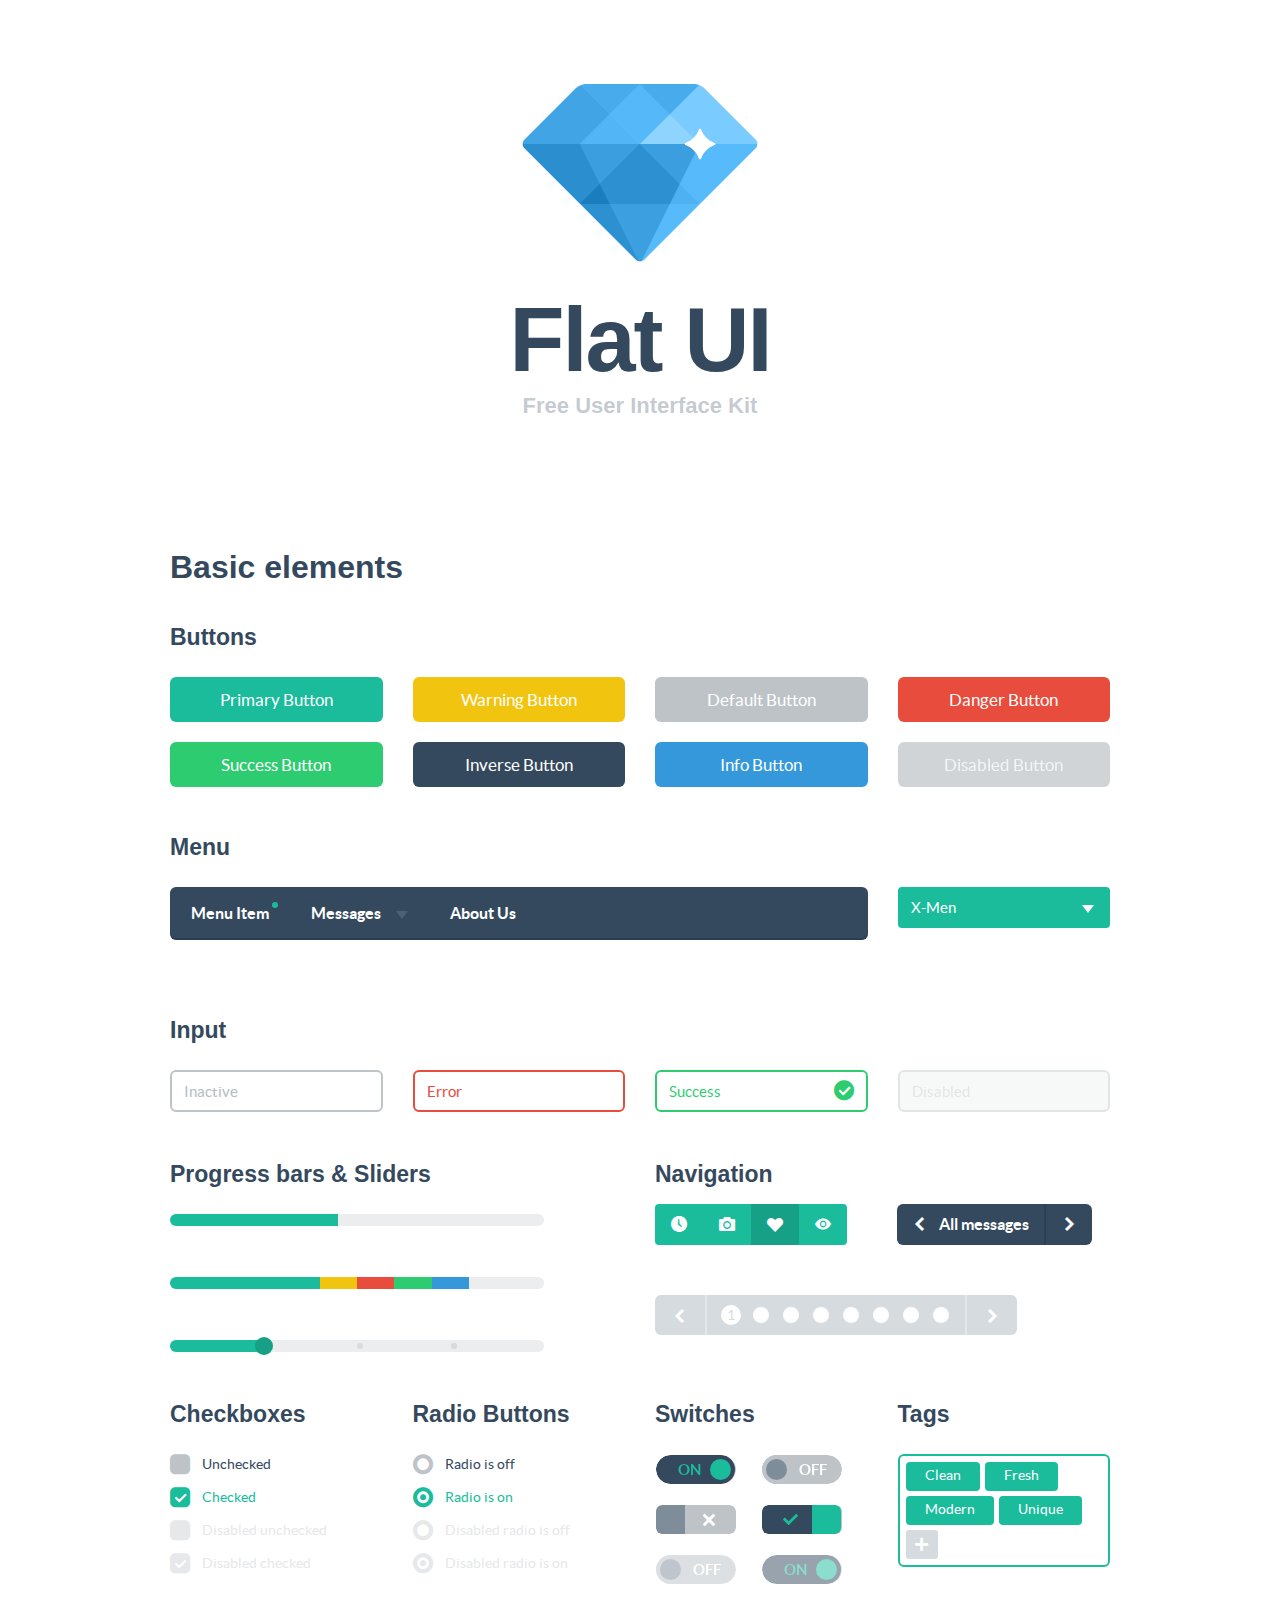
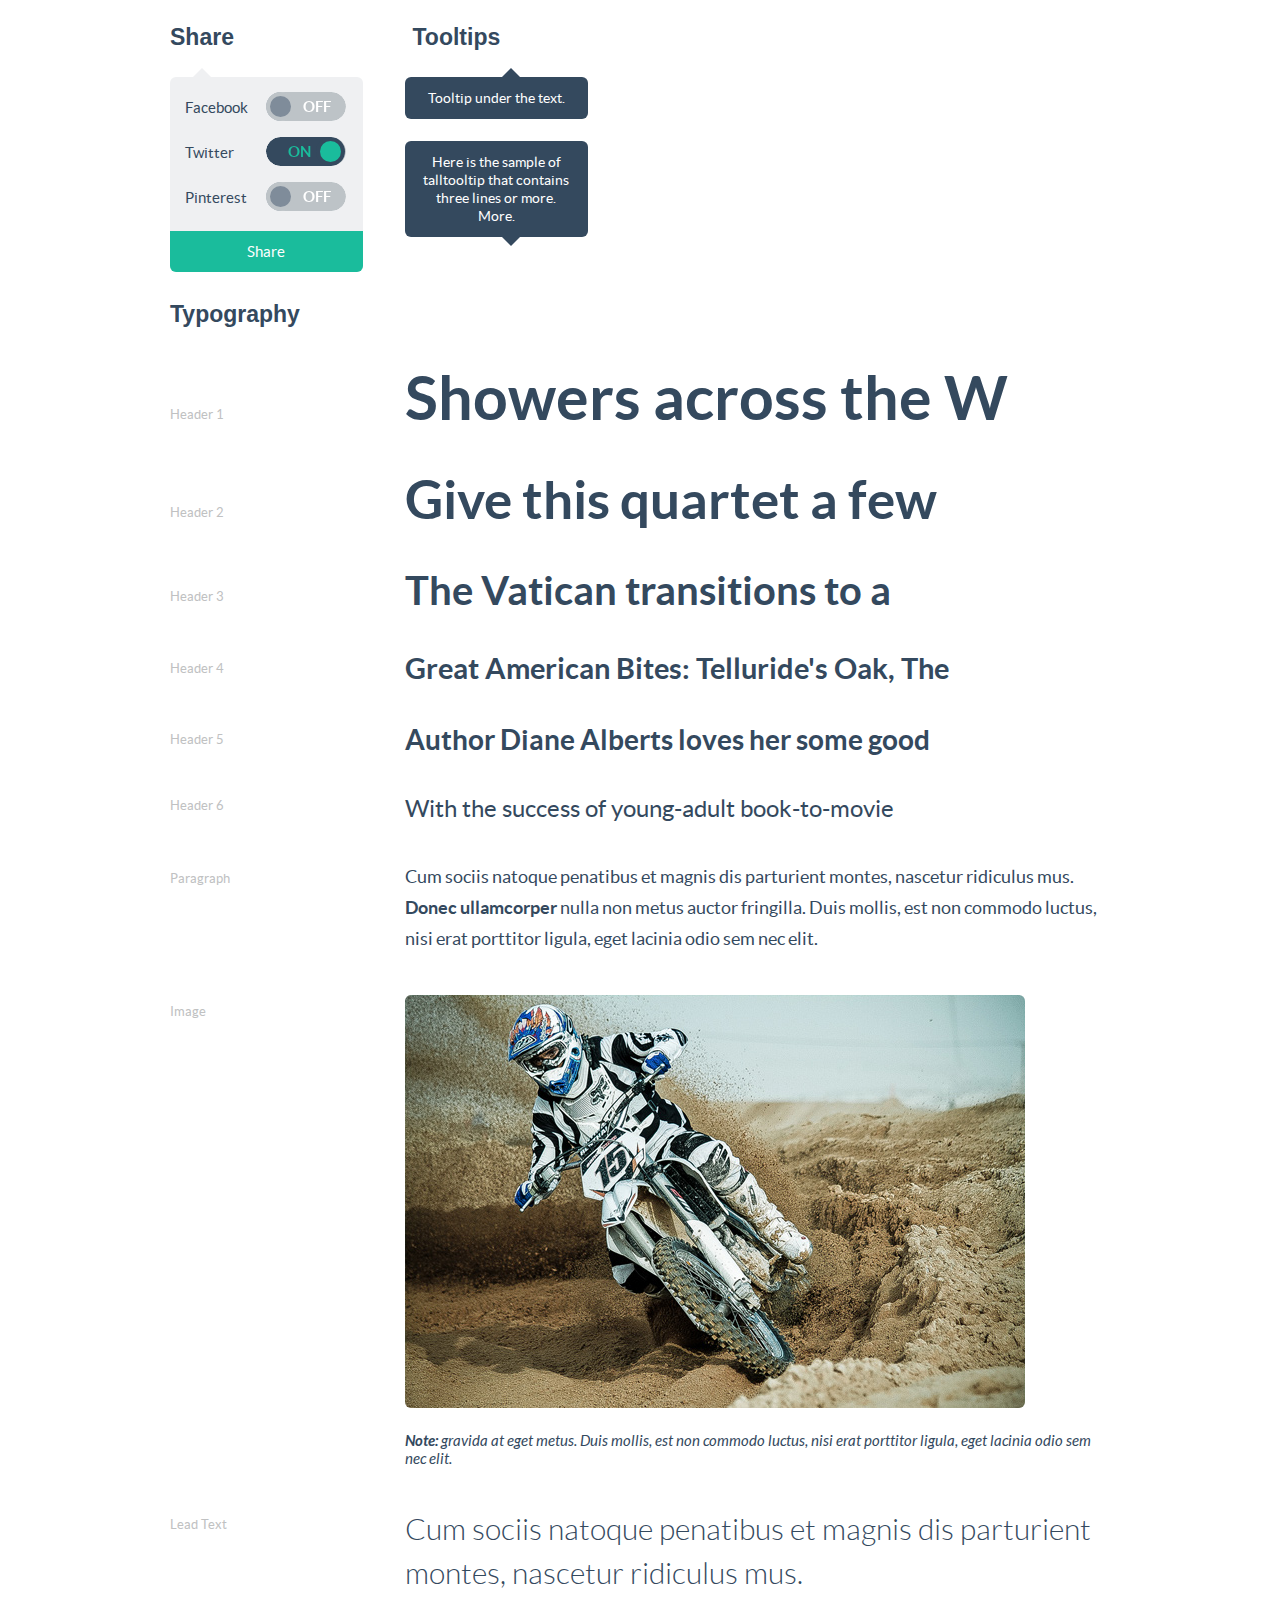
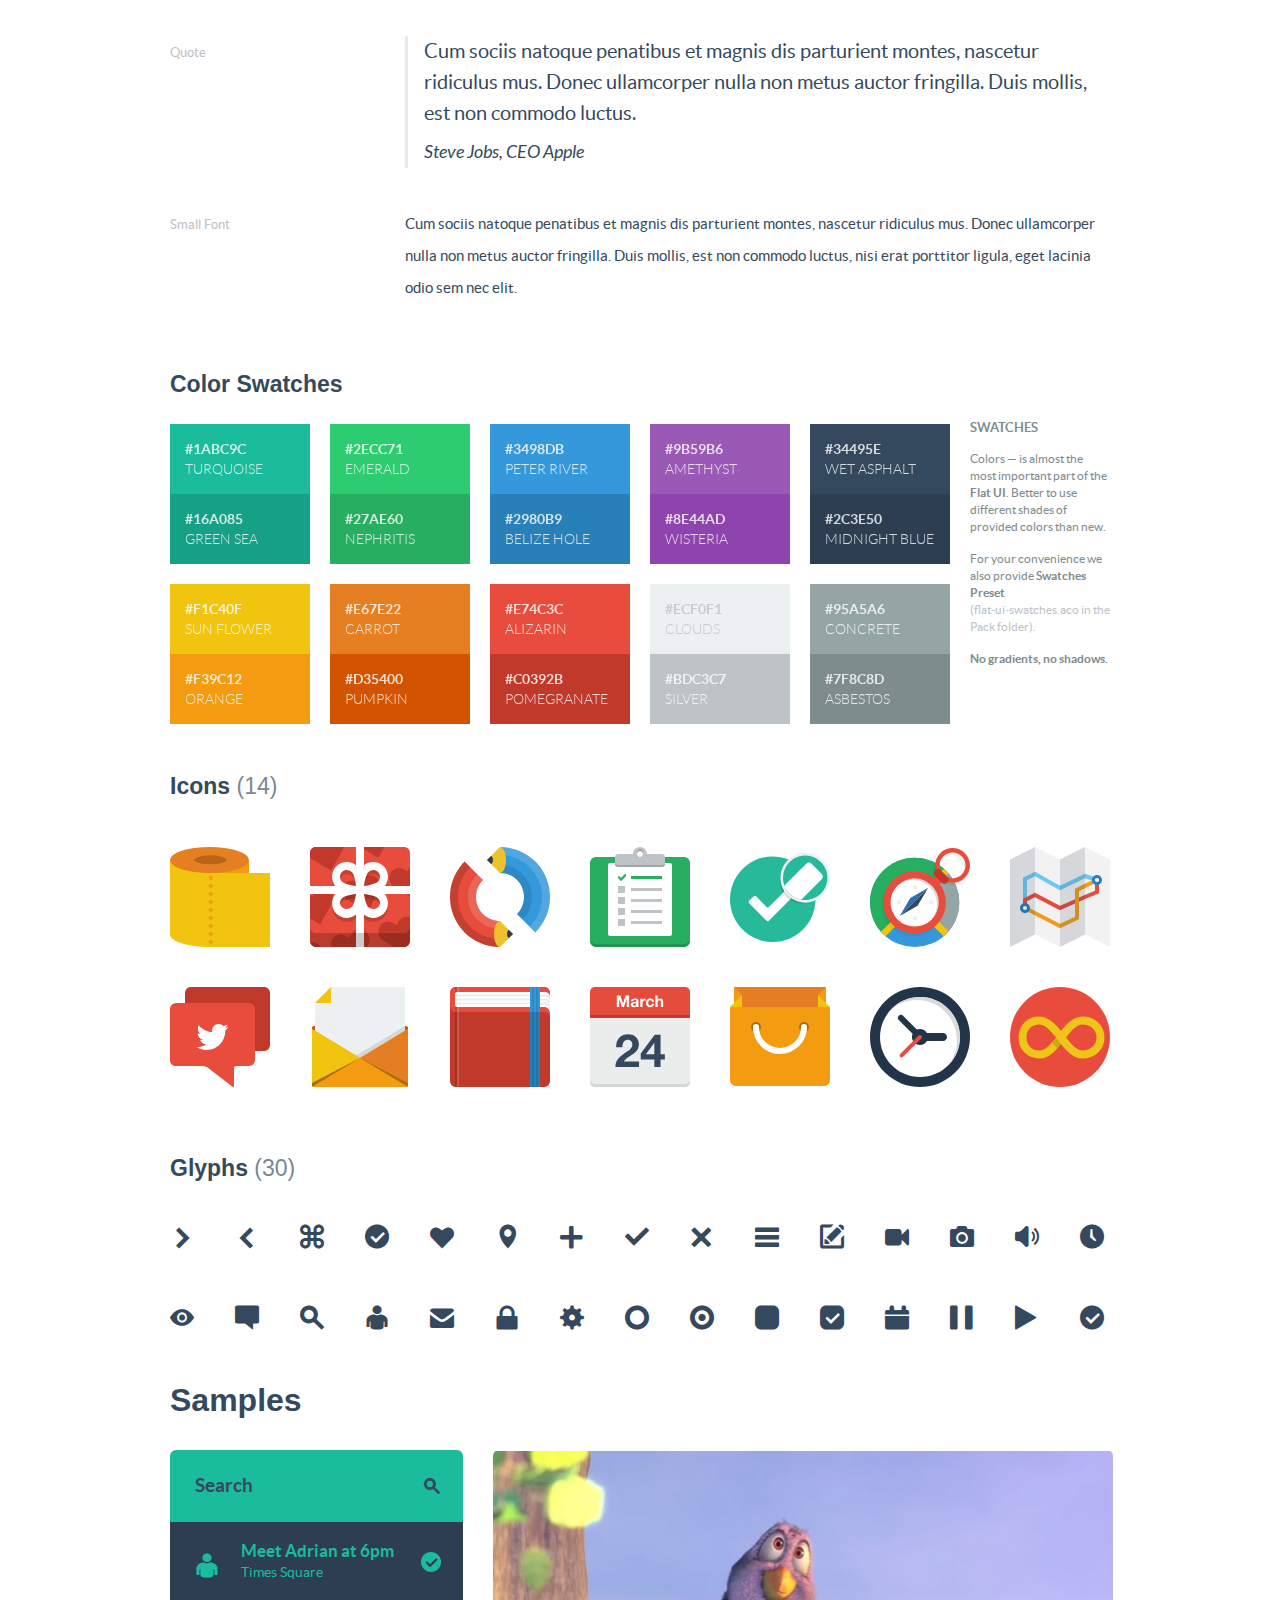
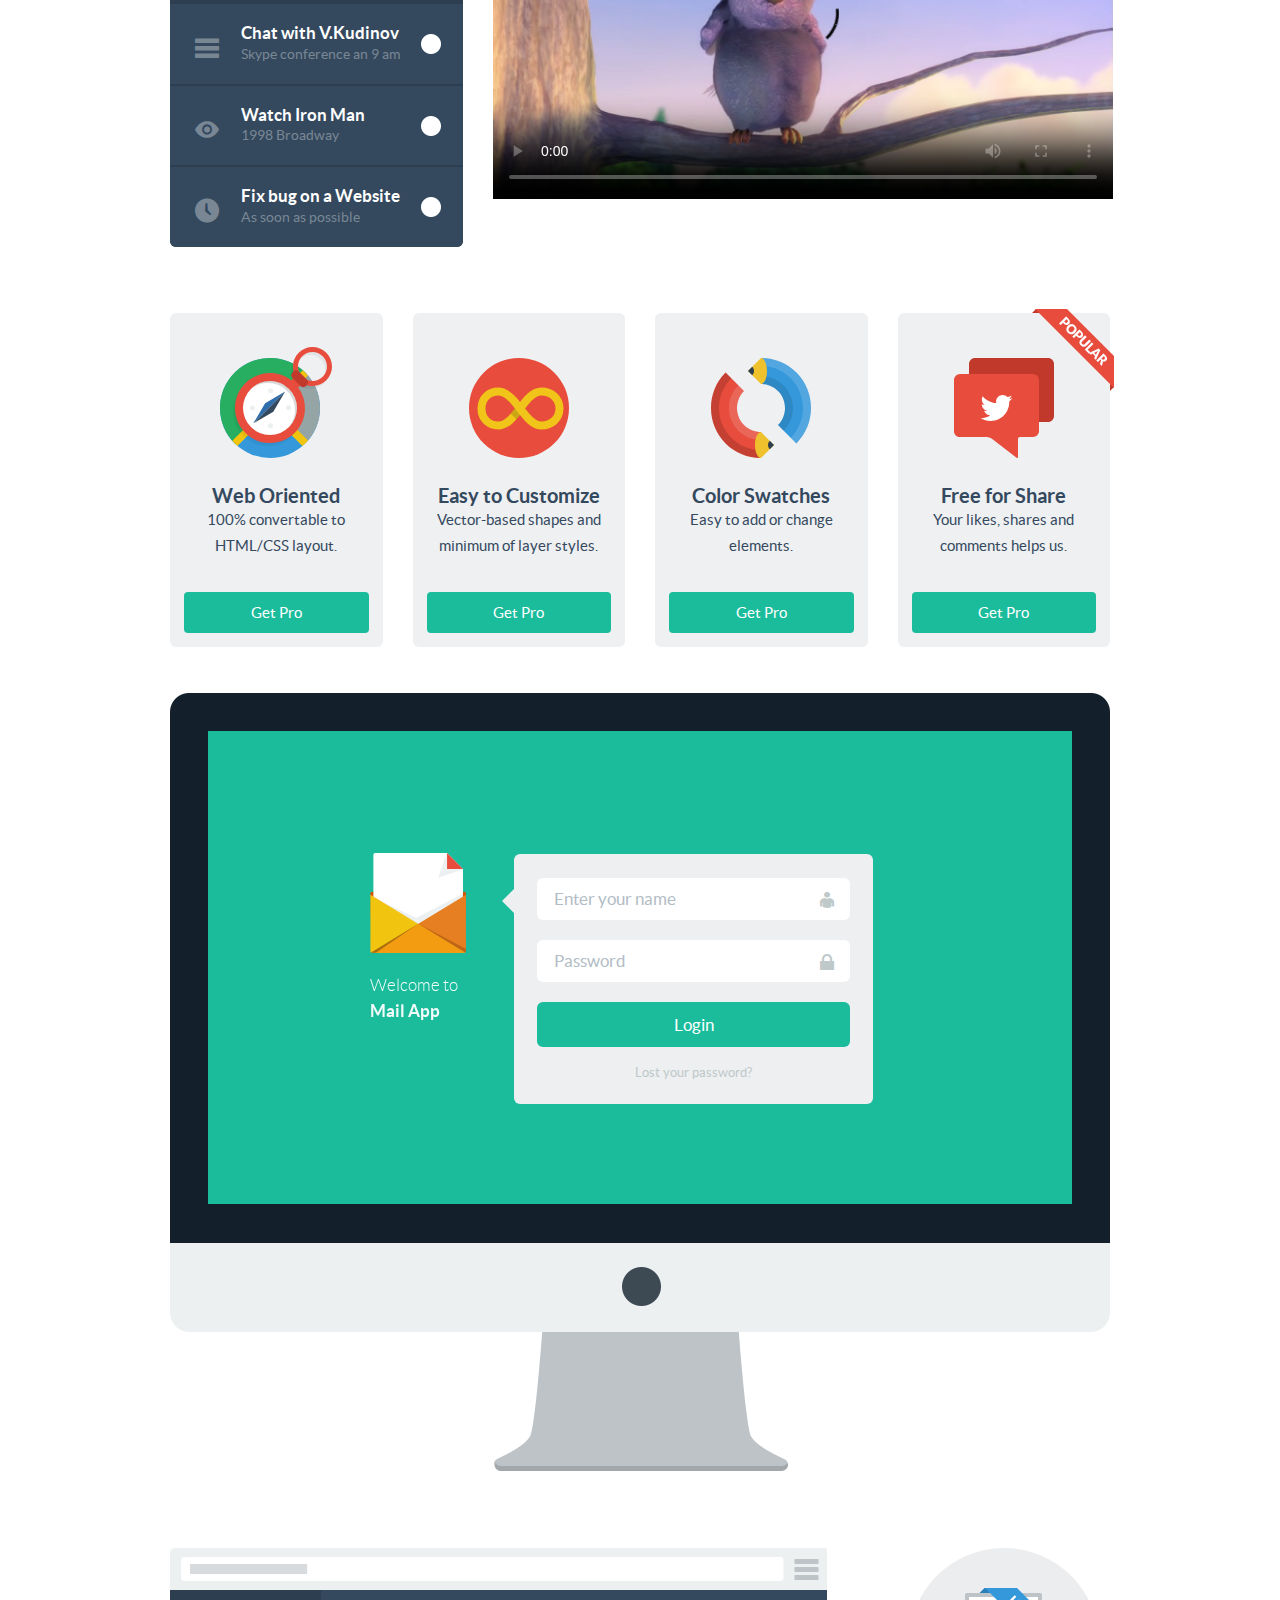
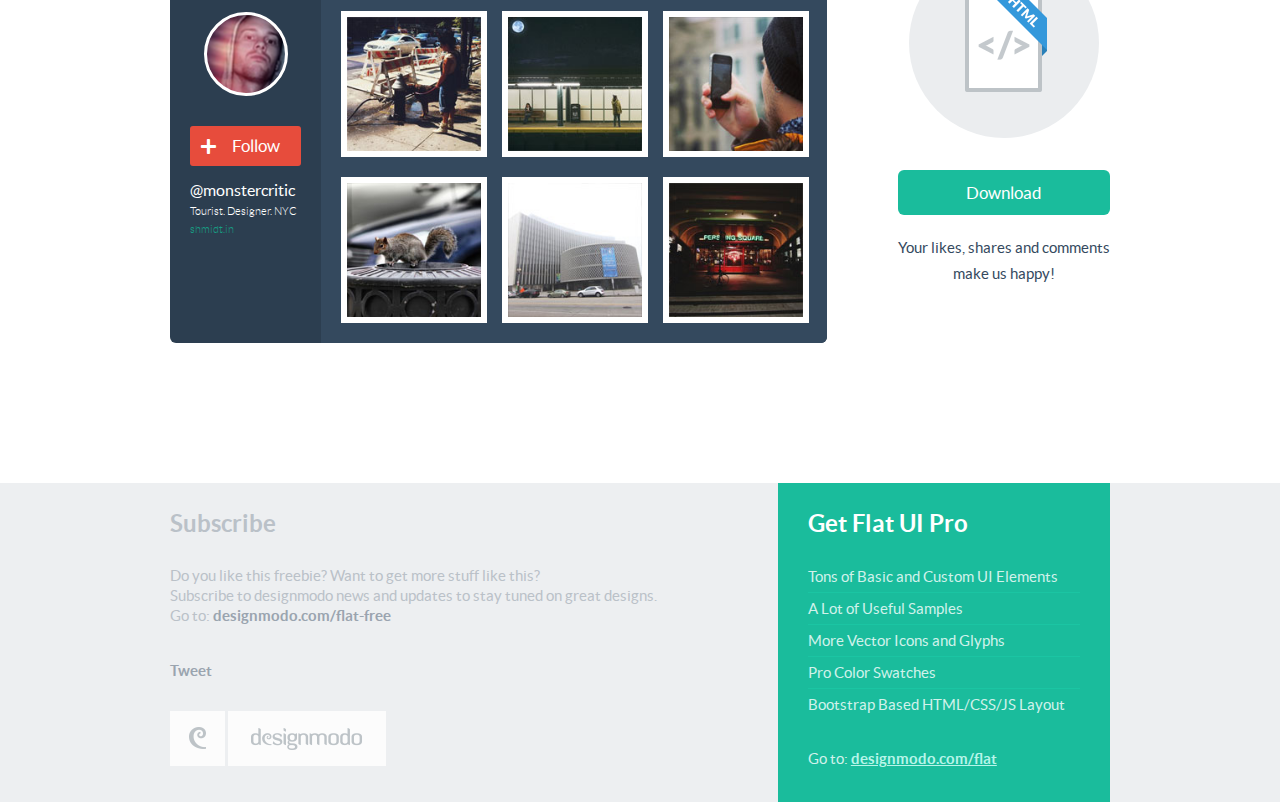
<file: startup-framework/flat-ui/index.html>
<!DOCTYPE html>
<html lang="en">
  <head>
    <meta charset="utf-8">
    <title>Flat UI - Free Bootstrap Framework and Themes</title>
    <meta name="description" content="Flat UI Kit Free is a Twitter Bootstrap Framework design and Theme, this responsive framework includes a PSD and HTML version."/>
    <meta name="viewport" content="width=device-width, initial-scale=1.0">

    <!-- Loading Bootstrap -->
    <link href="bootstrap/css/bootstrap.css" rel="stylesheet">

    <!-- Loading Flat UI -->
    <link href="css/flat-ui.css" rel="stylesheet">
    <link href="css/demo.css" rel="stylesheet">

    <link rel="shortcut icon" href="images/favicon.ico">

    <!-- HTML5 shim, for IE6-8 support of HTML5 elements. All other JS at the end of file. -->
    <!--[if lt IE 9]>
      <script src="js/html5shiv.js"></script>
      <script src="js/respond.min.js"></script>
    <![endif]-->
  </head>
  <body>
    <div class="container">
      <div class="demo-headline">
        <h1 class="demo-logo">
          <div class="logo"></div>
          Flat UI
          <small>Free User Interface Kit</small>
        </h1>
      </div> <!-- /demo-headline -->

      <h1 class="demo-section-title">Basic elements</h1>
      <h3 class="demo-panel-title">Buttons</h3>

      <div class="row demo-row">
        <div class="col-md-3">
          <a href="#fakelink" class="btn btn-block btn-lg btn-primary">Primary Button</a>
        </div>
        <div class="col-md-3">
          <a href="#fakelink" class="btn btn-block btn-lg btn-warning">Warning Button</a>
        </div>
        <div class="col-md-3">
          <a href="#fakelink" class="btn btn-block btn-lg btn-default">Default Button</a>
        </div>
        <div class="col-md-3">
          <a href="#fakelink" class="btn btn-block btn-lg btn-danger">Danger Button</a>
        </div>
      </div> <!-- /row -->

      <div class="row demo-row">
        <div class="col-md-3">
          <a href="#fakelink" class="btn btn-block btn-lg btn-success">Success Button</a>
        </div>
        <div class="col-md-3">
          <a href="#fakelink" class="btn btn-block btn-lg btn-inverse">Inverse Button</a>
        </div>
        <div class="col-md-3">
          <a href="#fakelink" class="btn btn-block btn-lg btn-info">Info Button</a>
        </div>
        <div class="col-md-3">
          <a href="#fakelink" class="btn btn-block btn-lg btn-default disabled">Disabled Button</a>
        </div>
      </div> <!-- /row -->

      <h3 class="demo-panel-title">Menu</h3>
      <div class="row demo-row">
        <div class="col-md-9">
          <nav class="navbar navbar-inverse navbar-embossed" role="navigation">
            <div class="navbar-header">
              <button type="button" class="navbar-toggle" data-toggle="collapse" data-target="#navbar-collapse-01">
                <span class="sr-only">Toggle navigation</span>
              </button>
            </div>
            <div class="collapse navbar-collapse" id="navbar-collapse-01">
              <ul class="nav navbar-nav navbar-left">           
                <li><a href="#fakelink">Menu Item<span class="navbar-unread">1</span></a></li>
                <li class="dropdown">
                  <a href="#" class="dropdown-toggle" data-toggle="dropdown">Messages <b class="caret"></b></a>
                  <span class="dropdown-arrow"></span>
                  <ul class="dropdown-menu">
                    <li><a href="#">Action</a></li>
                    <li><a href="#">Another action</a></li>
                    <li><a href="#">Something else here</a></li>
                    <li class="divider"></li>
                    <li><a href="#">Separated link</a></li>
                  </ul>
                </li>
                <li><a href="#fakelink">About Us</a></li>
               </ul>
            </div><!-- /.navbar-collapse -->
          </nav><!-- /navbar -->
        </div>
        <div class="col-md-3">
          <select name="herolist" value="X-Men" class="select-block">
            <option value="0">Choose hero</option>
            <option value="1">Spider Man</option>
            <option value="2">Wolverine</option>
            <option value="3">Captain America</option>
            <option value="X-Men" selected="selected">X-Men</option>
            <option value="Crocodile">Crocodile</option>
          </select>
        </div>
      </div> <!-- /row -->

      <h3 class="demo-panel-title">Input</h3>
      <div class="row">
        <div class="col-md-3">
        	<div class="form-group">
	        	<input type="text" value="" placeholder="Inactive" class="form-control" />
        	</div>          
        </div>
        <div class="col-md-3">
          <div class="form-group has-error">
            <input type="text" value="Error" class="form-control" />
          </div>
        </div>
        <div class="col-md-3">
          <div class="form-group has-success">
            <input type="text" value="Success" class="form-control" />
            <span class="input-icon fui-check-inverted"></span>
          </div>
        </div>
        <div class="col-md-3">
        	<div class="form-group">
	        	<input type="text" value="Disabled" disabled="disabled" class="form-control" />
        	</div>          
        </div>
      </div> <!-- /row -->

      <div class="row">
        <div class="col-md-5">
          <h3 class="demo-panel-title">Progress bars &amp; Sliders</h3>
          <div class="progress">
            <div class="progress-bar" style="width: 45%;"></div>
          </div>
          <br/>
          <div class="progress">
            <div class="progress-bar" style="width: 40%;"></div>
            <div class="progress-bar progress-bar-warning" style="width: 10%;"></div>
            <div class="progress-bar progress-bar-danger" style="width: 10%;"></div>
            <div class="progress-bar progress-bar-success" style="width: 10%;"></div>
            <div class="progress-bar progress-bar-info" style="width: 10%;"></div>
          </div>
          <br/>
          <div id="slider" class="ui-slider">
            <div class="ui-slider-segment"></div>
            <div class="ui-slider-segment"></div>
            <div class="ui-slider-segment"></div>
          </div>
        </div> <!-- /sliders -->

        <div class="col-md-6 col-md-offset-1">
          <h3 class="demo-panel-title">Navigation</h3>
          <div class="row demo-navigation">
            <div class="col-md-6">
              <div class="btn-toolbar">
                <div class="btn-group">
                  <a class="btn btn-primary" href="#fakelink"><span class="fui-time"></span></a>
                  <a class="btn btn-primary" href="#fakelink"><span class="fui-photo"></span></a>
                  <a class="btn btn-primary active" href="#fakelink"><span class="fui-heart"></span></a>
                  <a class="btn btn-primary" href="#fakelink"><span class="fui-eye"></span></a>
                </div>
              </div> <!-- /toolbar -->
            </div>
            <div class="col-md-6 demo-pager">
              <ul class="pager">
                <li class="previous">
                  <a href="#fakelink">
                    <span class="fui-arrow-left"></span>
                    <span>All messages</span>
                  </a>
                </li>
                <li class="next">
                  <a href="#fakelink">
                    <span class="fui-arrow-right"></span>
                  </a>
                </li>
              </ul> <!-- /pager -->
            </div>
          </div> <!-- /demo-navigation -->

          <div class="pagination">
            <ul>
              <li class="previous"><a href="#fakelink" class="fui-arrow-left"></a></li>
              <li class="active"><a href="#fakelink">1</a></li>
              <li><a href="#fakelink">2</a></li>
              <li><a href="#fakelink">3</a></li>
              <li><a href="#fakelink">4</a></li>
              <li><a href="#fakelink">5</a></li>
              <li><a href="#fakelink">6</a></li>
              <li><a href="#fakelink">7</a></li>
              <li><a href="#fakelink">8</a></li>
              <li class="next"><a href="#fakelink" class="fui-arrow-right"></a></li>
            </ul>
          </div> <!-- /pagination -->
        </div> <!-- /navigation -->
      </div> <!-- /row -->

      <div class="row">
        <div class="col-md-3">
          <h3 class="demo-panel-title">Checkboxes</h3>
          <label class="checkbox" for="checkbox1">
            <input type="checkbox" value="" id="checkbox1" data-toggle="checkbox">
            Unchecked
          </label>
          <label class="checkbox" for="checkbox2">
            <input type="checkbox" checked="checked" value="" id="checkbox2" data-toggle="checkbox" checked="">
            Checked
          </label>
          <label class="checkbox" for="checkbox3">
            <input type="checkbox" value="" id="checkbox3" data-toggle="checkbox" disabled="">
            Disabled unchecked
          </label>
          <label class="checkbox" for="checkbox4">
            <input type="checkbox" checked="checked" value="" id="checkbox4" data-toggle="checkbox" disabled="" checked="">
            Disabled checked
          </label>
        </div> <!-- /checkboxes col-md-3 -->

        <div class="col-md-3">
          <h3 class="demo-panel-title">Radio Buttons</h3>
          <label class="radio">
            <input type="radio" name="optionsRadios" id="optionsRadios1" value="option1" data-toggle="radio">
            Radio is off
          </label>
          <label class="radio">
            <input type="radio" name="optionsRadios" id="optionsRadios2" value="option1" data-toggle="radio" checked="">
            Radio is on
          </label>

          <label class="radio">
            <input type="radio" name="optionsRadiosDisabled" id="optionsRadios3" value="option2" data-toggle="radio" disabled="">
            Disabled radio is off
          </label>
          <label class="radio">
            <input type="radio" name="optionsRadiosDisabled" id="optionsRadios4" value="option2" data-toggle="radio" checked="" disabled="">
            Disabled radio is on
          </label>
        </div> <!-- /radios col-md-3 -->

        <div class="col-md-3">
          <h3 class="demo-panel-title">Switches</h3>

          <table width="100%">
            <tr>
              <td width="50%" class="pbm">
                <input type="checkbox" checked="" data-toggle="switch" />
              </td>

              <td class="pbm">
                <input type="checkbox" data-toggle="switch" />
              </td>
            </tr>
            <tr>
              <td class="pbm">
                <div class="switch switch-square" data-on-label="<i class='fui-check'></i>" data-off-label="<i class='fui-cross'></i>">
		              <input type="checkbox" />
		            </div>
              </td>

              <td class="pbm">
                <div class="switch switch-square" data-on-label="<i class='fui-check'></i>" data-off-label="<i class='fui-cross'></i>">
		              <input type="checkbox" checked />
		            </div>
              </td>
            </tr>
            <tr>
              <td>
                <input type="checkbox" disabled data-toggle="switch" />
              </td>

              <td>
                <input type="checkbox" checked disabled data-toggle="switch" />
              </td>
            </tr>
          </table>
        </div> <!-- /toggles col-md-3 -->

        <div class="col-md-3">
          <h3 class="demo-panel-title">Tags</h3>
          <input name="tagsinput" id="tagsinput" class="tagsinput" value="Clean,Fresh,Modern,Unique" />
        </div>
      </div> <!-- /row -->

      <div class="row">
        <div class="col-md-3">
          <h3 class="demo-panel-title">Share</h3>
          <div class="share mrl">
            <ul>
              <li>
                <label class="share-label" for="share-toggle2">Facebook</label>
                <input type="checkbox" data-toggle="switch" />
              </li>
              <li>
                <label class="share-label" for="share-toggle4">Twitter</label>
                <input type="checkbox" checked="" data-toggle="switch" />
              </li>
              <li>
                <label class="share-label" for="share-toggle6">Pinterest</label>
                <input type="checkbox" data-toggle="switch" />
              </li>
            </ul>
            <a href="#" class="btn btn-primary btn-block btn-large">Share</a>
          </div> <!-- /share -->
        </div>

        <div class="col-md-3">
          <div class="demo-tooltips">
            <h3 class="demo-panel-title">Tooltips</h3>
            <p align="center" data-toggle="tooltip" data-placement="bottom" title="Tooltip under the text."></p>
            <p align="center" data-toggle="tooltip" title="Here is the sample of talltooltip that contains three lines or more. More."></p>
          </div>
        </div> <!-- /col-md-3 with tooltips -->
      </div> <!-- /row -->
      
      <div class="demo-row typography-row">
      	<div class="demo-title">
      		<h3 class="demo-panel-title">Typography</h3>
      	</div>
      	<div class="demo-content">      		
      		<div class="demo-type-example">
	      		<h1><span class="demo-heading-note">Header 1</span>Showers across the W</h1>
      		</div>
      		<div class="demo-type-example">
	      		<h2><span class="demo-heading-note">Header 2</span>Give this quartet a few</h2>
      		</div>
      		<div class="demo-type-example">
	      		<h3><span class="demo-heading-note">Header 3</span>The Vatican transitions to a</h3>
      		</div>
      		<div class="demo-type-example">
	      		<h4><span class="demo-heading-note">Header 4</span>Great American Bites: Telluride's Oak, The</h4>
      		</div>
      		<div class="demo-type-example">
	      		<h5><span class="demo-heading-note">Header 5</span>Author Diane Alberts loves her some good</h5>
      		</div>
      		<div class="demo-type-example">
	      		<h6><span class="demo-heading-note">Header 6</span>With the success of young-adult book-to-movie</h6>
      		</div>
      		<div class="demo-type-example">
	      		<span class="demo-text-note">Paragraph</span>
	          <p>Cum sociis natoque penatibus et magnis dis parturient montes, nascetur ridiculus mus. <strong>Donec ullamcorper</strong> nulla non metus auctor fringilla. Duis mollis, est non commodo luctus, nisi erat porttitor ligula, eget lacinia odio sem nec elit.</p>
      		</div>
      		<div class="demo-type-example">
	      		<span class="demo-text-note">Image</span>
	          <img src="images/exaple-image.jpg" alt="exaple-image" class="img-rounded img-responsive">
	          <p class="img-comment"><strong>Note:</strong> gravida at eget metus. Duis mollis, est non commodo luctus, nisi erat porttitor ligula, eget lacinia odio sem nec elit.</p>
      		</div>
      		<div class="demo-type-example">
	      		<span class="demo-text-note">Lead Text</span>
						<p class="lead">Cum sociis natoque penatibus et magnis dis parturient montes, nascetur ridiculus mus.</p>
      		</div>
      		<div class="demo-type-example">
	      		<span class="demo-text-note">Quote</span>
	          <blockquote>
	            <p>Cum sociis natoque penatibus et magnis dis parturient montes, nascetur ridiculus mus. Donec ullamcorper nulla non metus auctor fringilla. Duis mollis, est non commodo luctus.</p>
	            <small>Steve Jobs, CEO Apple</small>
	          </blockquote>
      		</div>
      		<div class="demo-type-example">
	      		<span class="demo-text-note">Small Font</span>
	          <p><small>Cum sociis natoque penatibus et magnis dis parturient montes, nascetur ridiculus mus. Donec ullamcorper nulla non metus auctor fringilla. Duis mollis, est non commodo luctus, nisi erat porttitor ligula, eget lacinia odio sem nec elit.</small></p>
      		</div>
      	</div><!-- /.demo-content-wide -->
      </div><!-- /.demo-row -->

      <h3 class="demo-panel-title">Color Swatches</h3>
      <div class="row demo-swatches-row">
	      <div class="swatches-col">
		      <div class="pallete-item">
			      <dl class="palette palette-turquoise">
                <dt>#1abc9c</dt>
                <dd>Turquoise</dd>
              </dl>
              <dl class="palette palette-green-sea">
                <dt>#16a085</dt>
                <dd>Green sea</dd>
              </dl>
		      </div>
		      <div class="pallete-item">
			      <dl class="palette palette-emerald">
              <dt>#2ecc71</dt>
              <dd>Emerald</dd>
            </dl>
            <dl class="palette palette-nephritis">
              <dt>#27ae60</dt>
              <dd>Nephritis</dd>
            </dl>
		      </div>
		      <div class="pallete-item">
			      <dl class="palette palette-peter-river">
              <dt>#3498db</dt>
              <dd>Peter river</dd>
            </dl>
            <dl class="palette palette-belize-hole">
              <dt>#2980b9</dt>
              <dd>Belize hole</dd>
            </dl>
		      </div>
		      <div class="pallete-item">
			      <dl class="palette palette-amethyst">
              <dt>#9b59b6</dt>
              <dd>Amethyst</dd>
            </dl>
            <dl class="palette palette-wisteria">
              <dt>#8e44ad</dt>
              <dd>Wisteria</dd>
            </dl>
		      </div>
		      <div class="pallete-item">
			      <dl class="palette palette-wet-asphalt">
              <dt>#34495e</dt>
              <dd>Wet asphalt</dd>
            </dl>
            <dl class="palette palette-midnight-blue">
              <dt>#2c3e50</dt>
              <dd>Midnight blue</dd>
            </dl>
		      </div>
		      <div class="pallete-item">
			      <dl class="palette palette-sun-flower">
              <dt>#f1c40f</dt>
              <dd>Sun flower</dd>
            </dl>
            <dl class="palette palette-orange">
              <dt>#f39c12</dt>
              <dd>Orange</dd>
            </dl>
		      </div>
		      <div class="pallete-item">
			      <dl class="palette palette-carrot">
              <dt>#e67e22</dt>
              <dd>Carrot</dd>
            </dl>
            <dl class="palette palette-pumpkin">
              <dt>#d35400</dt>
              <dd>Pumpkin</dd>
            </dl>
		      </div>
		      <div class="pallete-item">
			      <dl class="palette palette-alizarin">
              <dt>#e74c3c</dt>
              <dd>Alizarin</dd>
            </dl>
            <dl class="palette palette-pomegranate">
              <dt>#c0392b</dt>
              <dd>Pomegranate</dd>
            </dl>
		      </div>
		      <div class="pallete-item">
			      <dl class="palette palette-clouds">
              <dt>#ecf0f1</dt>
              <dd>Clouds</dd>
            </dl>
            <dl class="palette palette-silver">
              <dt>#bdc3c7</dt>
              <dd>Silver</dd>
            </dl>
		      </div>
		      <div class="pallete-item">
			      <dl class="palette palette-concrete">
              <dt>#95a5a6</dt>
              <dd>Concrete</dd>
            </dl>
            <dl class="palette palette-asbestos">
              <dt>#7f8c8d</dt>
              <dd>Asbestos</dd>
            </dl>
		      </div>
	      </div> <!-- /swatches items -->
	      <div class="swatches-desc-col">
		      <h6 class="palette-headline">SWATCHES</h6>
          <p class="palette-paragraph">
            Colors &mdash; is almost the most important part of the <strong>Flat UI</strong>. Better to use different shades of provided colors than new.
          </p>
          <p class="palette-paragraph">
            For your convenience we also provide <strong>Swatches Preset</strong> <span>(flat&#8209;ui&#8209;swatches.aco in the Pack folder).</span>
          </p>
          <p class="palette-paragraph">
            <strong>No gradients, no shadows.</strong>
          </p>
	      </div> <!-- /swatches desc -->
      </div> <!-- /swatches row -->

      <h3 class="demo-panel-title">Icons <small>(14)</small></h3>
      <div class="demo-illustrations">
        <div class="demo-content">
          <div><img src="images/icons/svg/toilet-paper.svg" alt="Toilet-Paper"></div>          
          <div><img src="images/icons/svg/gift-box.svg" alt="Gift-Box"></div>
          <div><img src="images/icons/svg/pencils.svg" alt="Pensils"></div>
          <div><img src="images/icons/svg/clipboard.svg" alt="Clipboard"></div>
          <div><img src="images/icons/svg/retina.svg" alt="Retina"></div>
          <div><img src="images/icons/svg/compas.svg" alt="Compas"></div>
          <div><img src="images/icons/svg/map.svg" alt="Map"></div>
          <div><img src="images/icons/svg/chat.svg" alt="Chat"></div>
          <div><img src="images/icons/svg/mail.svg" alt="Mail"></div>
          <div><img src="images/icons/svg/book.svg" alt="Book"></div>
          <div><img src="images/icons/svg/calendar.svg" alt="Calendar"></div>
          <div><img src="images/icons/svg/paper-bag.svg" alt="Pocket"></div>
          <div><img src="images/icons/svg/clocks.svg" alt="Watches"></div>
          <div><img src="images/icons/svg/loop.svg" alt="Infinity-Loop"></div>
        </div>
      </div>


      <h3 class="demo-panel-title">Glyphs <small>(30)</small></h3>
      <div class="demo-icons">        
        <div class="demo-content">
          <span class="fui-arrow-right"></span>
          <span class="fui-arrow-left"></span>
          <span class="fui-cmd"></span>
          <span class="fui-check-inverted"></span>
          <span class="fui-heart"></span>
          <span class="fui-location"></span>
          <span class="fui-plus"></span>
          <span class="fui-check"></span>
          <span class="fui-cross"></span>
          <span class="fui-list"></span>
          <span class="fui-new"></span>
          <span class="fui-video"></span>
          <span class="fui-photo"></span>
          <span class="fui-volume"></span>
          <span class="fui-time"></span>
          <span class="fui-eye"></span>
          <span class="fui-chat"></span>
          <span class="fui-search"></span>
          <span class="fui-user"></span>
          <span class="fui-mail"></span>
          <span class="fui-lock"></span>
          <span class="fui-gear"></span>
          <span class="fui-radio-unchecked"></span>
          <span class="fui-radio-checked"></span>
          <span class="fui-checkbox-unchecked"></span>
          <span class="fui-checkbox-checked"></span>
          <span class="fui-calendar-solid"></span>
          <span class="fui-pause"></span>
          <span class="fui-play"></span>
          <span class="fui-check-inverted-2"></span>
        </div>
      </div> <!-- /icon font row -->

      <h1 class="demo-section-title mbl pbl">Samples</h1>
      <div class="row demo-samples">
        <div class="col-md-4">
          <div class="todo">
            <div class="todo-search">
              <input class="todo-search-field" type="search" value="" placeholder="Search" />
            </div>
            <ul>
              <li class="todo-done">
                <div class="todo-icon fui-user"></div>
                <div class="todo-content">
                  <h4 class="todo-name">
                    Meet <strong>Adrian</strong> at <strong>6pm</strong>
                  </h4>
                  Times Square
                </div>
              </li>
              <li>
                <div class="todo-icon fui-list"></div>
                <div class="todo-content">
                  <h4 class="todo-name">
                    Chat with <strong>V.Kudinov</strong>
                  </h4>
                  Skype conference an 9 am
                </div>
              </li>
              <li>
                <div class="todo-icon fui-eye"></div>
                <div class="todo-content">
                  <h4 class="todo-name">
                    Watch <strong>Iron Man</strong>
                  </h4>
                  1998 Broadway
                </div>
              </li>
              <li>
                <div class="todo-icon fui-time"></div>
                <div class="todo-content">
                  <h4 class="todo-name">
                    Fix bug on a <strong>Website</strong>
                  </h4>
                  As soon as possible
                </div>
              </li>
            </ul>
          </div>
        </div> <!-- /todo list -->

        <div class="col-md-8 demo-video">
          <!--[if !IE]> -->
            <video class="video-js" controls preload="auto" width="620" height="349" poster="images/video/poster.jpg" data-setup="{}">
              <source src="http://iurevych.github.com/Flat-UI-videos/big_buck_bunny.mp4" type="video/mp4">
              <source src="http://iurevych.github.com/Flat-UI-videos/big_buck_bunny.webm" type="video/webm">
            </video>
          <!-- <![endif]-->

          <!--[if IE]>
            <video class="video-js" controls preload="auto" width="620" height="256" poster="http://video-js.zencoder.com/oceans-clip.jpg" data-setup="{}">
              <source src="http://video-js.zencoder.com/oceans-clip.mp4" type='video/mp4'/>
              <source src="http://video-js.zencoder.com/oceans-clip.webm" type='video/webm'/>
            </video>
          <![endif]-->
        </div> <!-- /video -->
      </div>

      <div class="row demo-tiles">
        <div class="col-md-3">
          <div class="tile">
            <img src="images/icons/svg/compas.svg" alt="Compas" class="tile-image big-illustration">
            <h3 class="tile-title">Web Oriented</h3>
            <p>100% convertable to HTML/CSS layout.</p>
            <a class="btn btn-primary btn-large btn-block" href="http://designmodo.com/flat">Get Pro</a>
          </div>
        </div>

        <div class="col-md-3">
          <div class="tile">
            <img src="images/icons/svg/loop.svg" alt="Infinity-Loop" class="tile-image">
            <h3 class="tile-title">Easy to Customize</h3>
            <p>Vector-based shapes and minimum of layer styles.</p>
            <a class="btn btn-primary btn-large btn-block" href="http://designmodo.com/flat">Get Pro</a>
          </div>
        </div>

        <div class="col-md-3">
          <div class="tile">
            <img src="images/icons/svg/pencils.svg" alt="Pensils" class="tile-image">
            <h3 class="tile-title">Color Swatches</h3>
            <p>Easy to add or change elements. </p>
            <a class="btn btn-primary btn-large btn-block" href="http://designmodo.com/flat">Get Pro</a>
          </div>
        </div>

        <div class="col-md-3">
          <div class="tile tile-hot">
            <img src="images/icons/svg/chat.svg" alt="Chat" class="tile-image">
            <h3 class="tile-title">Free for Share</h3>
            <p>Your likes, shares and comments helps us.</p>
            <a class="btn btn-primary btn-large btn-block" href="http://designmodo.com/flat">Get Pro</a>
          </div>

        </div>
      </div> <!-- /tiles -->

      <div class="login">
        <div class="login-screen">
          <div class="login-icon">
            <img src="images/login/icon.png" alt="Welcome to Mail App" />
            <h4>Welcome to <small>Mail App</small></h4>
          </div>

          <div class="login-form">
            <div class="form-group">
              <input type="text" class="form-control login-field" value="" placeholder="Enter your name" id="login-name" />
              <label class="login-field-icon fui-user" for="login-name"></label>
            </div>

            <div class="form-group">
              <input type="password" class="form-control login-field" value="" placeholder="Password" id="login-pass" />
              <label class="login-field-icon fui-lock" for="login-pass"></label>
            </div>

            <a class="btn btn-primary btn-lg btn-block" href="#">Login</a>
            <a class="login-link" href="#">Lost your password?</a>
          </div>
        </div>
      </div>

      <div class="row">
        <div class="col-md-9">
          <div class="demo-browser">
            <div class="demo-browser-side">
              <div class="demo-browser-author"></div>
              <div class="demo-browser-action">
                <a class="btn btn-danger btn-lg btn-block" href="http://twitter.com/monstercritic" target="_blank">
                  Follow
                </a>
              </div>
              <h5>@monstercritic</h5>
              <h6>
                Tourist. Designer. NYC
                <a href="http://shmidt.in" target="_blank">shmidt.in</a>
              </h6>
            </div>
            <div class="demo-browser-content">
              <img src="images/demo/browser-pic-1.jpg" alt="" />
              <img src="images/demo/browser-pic-2.jpg" alt="" />
              <img src="images/demo/browser-pic-3.jpg" alt="" />
              <img src="images/demo/browser-pic-4.jpg" alt="" />
              <img src="images/demo/browser-pic-5.jpg" alt="" />
              <img src="images/demo/browser-pic-6.jpg" alt="" />
            </div>
          </div>
        </div>

        <div class="col-md-3">
          <div class="demo-download">
            <img src="images/demo/html-icon.png" src="Free PSD" />
          </div>

          <a href="https://github.com/designmodo/Flat-UI/archive/master.zip" class="btn btn-primary btn-lg btn-block">Download</a>

          <p class="demo-download-text">Your likes, shares and comments make us happy!</p>
        </div>
      </div> <!-- /download area -->

    </div> <!-- /container -->

    <footer>
      <div class="container">
        <div class="row">
          <div class="col-md-7">
            <h3 class="footer-title">Subscribe</h3>
            <p>Do you like this freebie? Want to get more stuff like this?<br/>
              Subscribe to designmodo news and updates to stay tuned on great designs.<br/>
              Go to: <a href="http://designmodo.com/flat-free" target="_blank">designmodo.com/flat-free</a>
            </p>

            <p class="pvl">
              <a href="https://twitter.com/share" class="twitter-share-button" data-url="http://designmodo.com/flat-free/" data-text="Flat UI Free - PSD&amp;amp;HTML User Interface Kit" data-via="designmodo">Tweet</a>
							<script>!function(d,s,id){var js,fjs=d.getElementsByTagName(s)[0],p=/^http:/.test(d.location)?'http':'https';if(!d.getElementById(id)){js=d.createElement(s);js.id=id;js.src=p+'://platform.twitter.com/widgets.js';fjs.parentNode.insertBefore(js,fjs);}}(document, 'script', 'twitter-wjs');</script>
              <iframe src="http://ghbtns.com/github-btn.html?user=designmodo&repo=Flat-UI&type=watch&count=true" height="20" width="107" frameborder="0" scrolling="0" style="width:105px; height: 20px;" allowTransparency="true"></iframe>
              <iframe src="http://ghbtns.com/github-btn.html?user=designmodo&repo=Flat-UI&type=fork&count=true" height="20" width="107" frameborder="0" scrolling="0" style="width:105px; height: 20px;" allowTransparency="true"></iframe>
              <iframe src="http://ghbtns.com/github-btn.html?user=designmodo&type=follow&count=true" height="20" width="195" frameborder="0" scrolling="0" style="width:195px; height: 20px;" allowTransparency="true"></iframe>
            </p>

            <a class="footer-brand" href="http://designmodo.com" target="_blank">
              <img src="images/footer/logo.png" alt="Designmodo.com" />
            </a>
          </div> <!-- /col-md-7 -->

          <div class="col-md-5">
            <div class="footer-banner">
              <h3 class="footer-title">Get Flat UI Pro</h3>
              <ul>
                <li>Tons of Basic and Custom UI Elements</li>
                <li>A Lot of Useful Samples</li>
                <li>More Vector Icons and Glyphs</li>
                <li>Pro Color Swatches</li>
                <li>Bootstrap Based HTML/CSS/JS Layout</li>
              </ul>
              Go to: <a href="http://designmodo.com/flat" target="_blank">designmodo.com/flat</a>
            </div>
          </div>
        </div>
      </div>
    </footer>
    
    <!-- Load JS here for greater good =============================-->
    <script src="js/jquery-1.8.3.min.js"></script>
    <script src="js/jquery-ui-1.10.3.custom.min.js"></script>
    <script src="js/jquery.ui.touch-punch.min.js"></script>
    <script src="js/bootstrap.min.js"></script>
    <script src="js/bootstrap-select.js"></script>
    <script src="js/bootstrap-switch.js"></script>
    <script src="js/flatui-checkbox.js"></script>
    <script src="js/flatui-radio.js"></script>
    <script src="js/jquery.tagsinput.js"></script>
    <script src="js/jquery.placeholder.js"></script>
    <script src="js/jquery.stacktable.js"></script>
    <script src="http://vjs.zencdn.net/4.3/video.js"></script>
    <script src="js/application.js"></script>
  </body>
</html>
</file>
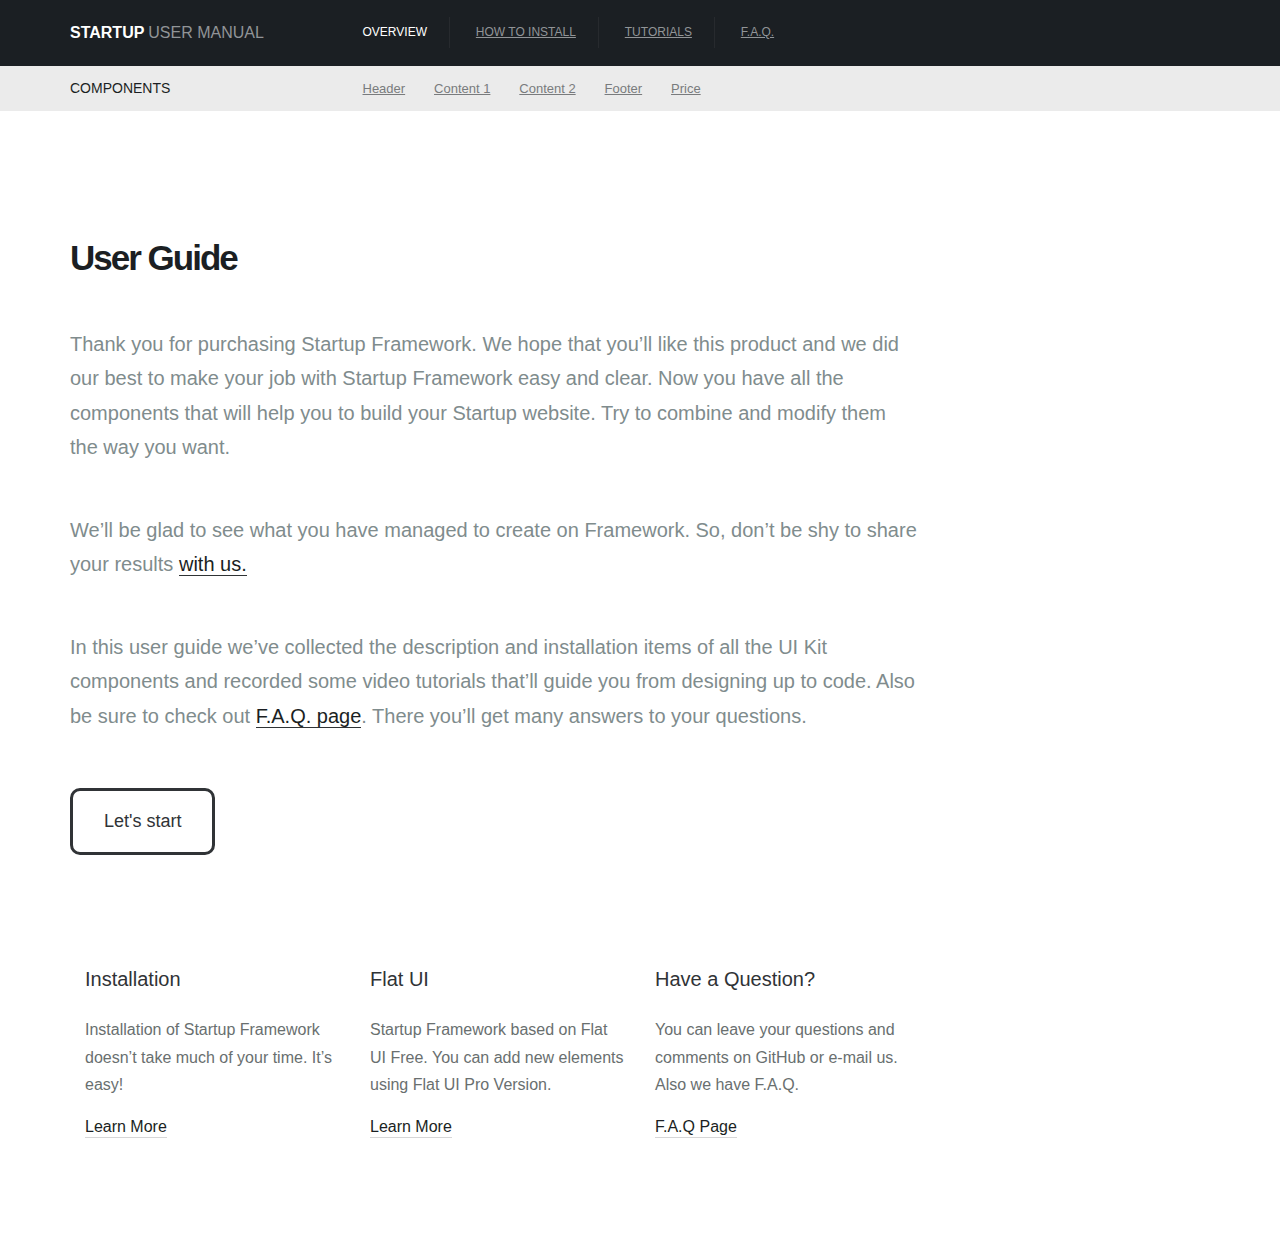
<file: startup-framework/manual/read/index.html>
<!DOCTYPE html>
<html lang="en">
  <head>
    <meta charset="utf-8">
    <title>Startup user manual</title>
    <meta name="viewport" content="width=device-width, initial-scale=1.0">
    <link rel="shortcut icon" href="../../flat-ui/images/favicon.ico">
    <link rel="stylesheet" href="../../flat-ui/bootstrap/css/bootstrap.css">
    <link rel="stylesheet" href="../../flat-ui/css/flat-ui.css">
    <!-- Using only with Flat-UI (free)-->
    <link rel="stylesheet" href="../../common-files/css/icon-font.css">
    <!-- end -->
    <link rel="stylesheet" href="../../common-files/css/animations.css">
    <link rel="stylesheet" href="../read/css/style.css">
    <script src="../../common-files/js/jquery-1.10.2.min.js"></script>
  </head>
  <body>
    <nav class="dockbar navbar-fixed-top" id="header-dockbar">
      <menu class="main-menu">
        <div class="container">
          <div class="row">
            <a href="index.html" class="man-brand col-sm-3"> <span class="logotype">Startup</span>  <span class="doc-title">user manual</span> 
            </a>
            <button id="open-close-menu" class="menu-btn btn-inverse"><span class="fui-list"></span>
            </button>
            <dl class="col-sm-8">
              <dd><a class="active">overview</a>
              </dd>
              <dd><a href="how_to_install.html">how to install</a>
              </dd>
              <dd><a href="tutorials.html">tutorials</a>
              </dd>
              <dd><a href="faq.html">f.a.q.</a>
              </dd>
            </dl>
          </div>
        </div>
      </menu>
      <menu class="sub-menu">
        <div class="container">
          <div class="row">
            <span class="sm-title col-sm-3">components</span>
            <dl class="col-sm-9">
              <dd><a href="headers.html">Header</a>
              </dd>
              <dd><a href="contents.html">Content 1</a>
              </dd>
              <dd><a href="contents2.html">Content 2</a>
              </dd>
              <dd><a href="footers.html">Footer</a>
              </dd>
              <dd><a href="prices.html">Price</a>
              </dd>
            </dl>
          </div>
        </div>
      </menu>
      <menu class="colapsed-menu">
        <dl>
          <dd><a class="active">overview</a>
            <dl>
              <dd><a href="headers.html">Header</a>
              </dd>
              <dd><a href="contents.html">Content 1</a>
              </dd>
              <dd><a href="contents2.html">Content 2</a>
              </dd>
              <dd><a href="footers.html">Footer</a>
              </dd>
              <dd><a href="prices.html">Price</a>
              </dd>
            </dl>
          </dd>
          <dd><a href="how_to_install.html">how to install</a>
          </dd>
          <dd><a href="tutorials.html">tutorials</a>
          </dd>
          <dd><a href="faq.html">f.a.q.</a>
          </dd>
        </dl>
      </menu>
    </nav>
    <div class="page-wrapper">
      <section class="manual-pages">
        <div class="container">
          <div class="row">
            <div class="col-sm-9">
              <h1>User Guide</h1>
              <p>Thank you for purchasing Startup Framework. We hope that you’ll like this product and we did our best to make your job with Startup Framework easy and clear. Now you have all the components that will help you to build your Startup website.
                Try to combine and modify them the way you want.</p>
              <p>We’ll be glad to see what you have managed to create on Framework. So, don’t be shy to share your results <a href='info@designmodo.com?subject="share results"'>with us.</a>
              </p>
              <p>In this user guide we’ve collected the description and installation items of all the UI Kit components and recorded some video tutorials that’ll guide you from designing up to code. Also be sure to check out <a href="faq.html">F.A.Q. page</a>.
                There you’ll get many answers to your questions.</p>
              <a href="how_to_install.html" class="man-button">Let's start</a>
            </div>
          </div>
          <div class="row man-items">
            <div class="col-sm-3">
              <h3>Installation</h3>
              <p>Installation of Startup Framework doesn’t take much of your time. It’s easy!</p>
              <a href="how_to_install.html" class="learn-more">Learn More</a>
            </div>
            <div class="col-sm-3">
              <h3>Flat UI</h3>
              <p>Startup Framework based on Flat UI Free. You can add new elements using Flat UI Pro Version.</p>
              <a href="flat-ui.html" class="learn-more">Learn More</a>
            </div>
            <div class="col-sm-3">
              <h3>Have a Question?</h3>
              <p>You can leave your questions and comments on GitHub or e-mail us. Also we have F.A.Q.</p>
              <a href="faq.html" class="learn-more">F.A.Q Page</a>
            </div>
          </div>
        </div>
      </section>
    </div>
    <!-- Placed at the end of the document so the pages load faster -->
    <script src="../../flat-ui/js/bootstrap.min.js"></script>
    <script src="../../common-files/js/jquery.scrollTo-1.4.3.1-min.js"></script>
    <script src="../../common-files/js/modernizr.custom.js"></script>
    <script src="../../common-files/js/page-transitions.js"></script>
    <script src="../../common-files/js/easing.min.js"></script>
    <script src="../../common-files/js/jquery.svg.js"></script>
    <script src="../../common-files/js/jquery.svganim.js"></script>
    <script src="../../common-files/js/startup-kit.js"></script>
    <script src="../js/prism/prism.js"></script>
    <script src="../js/script.js"></script>
  </body>
</html>
</file>
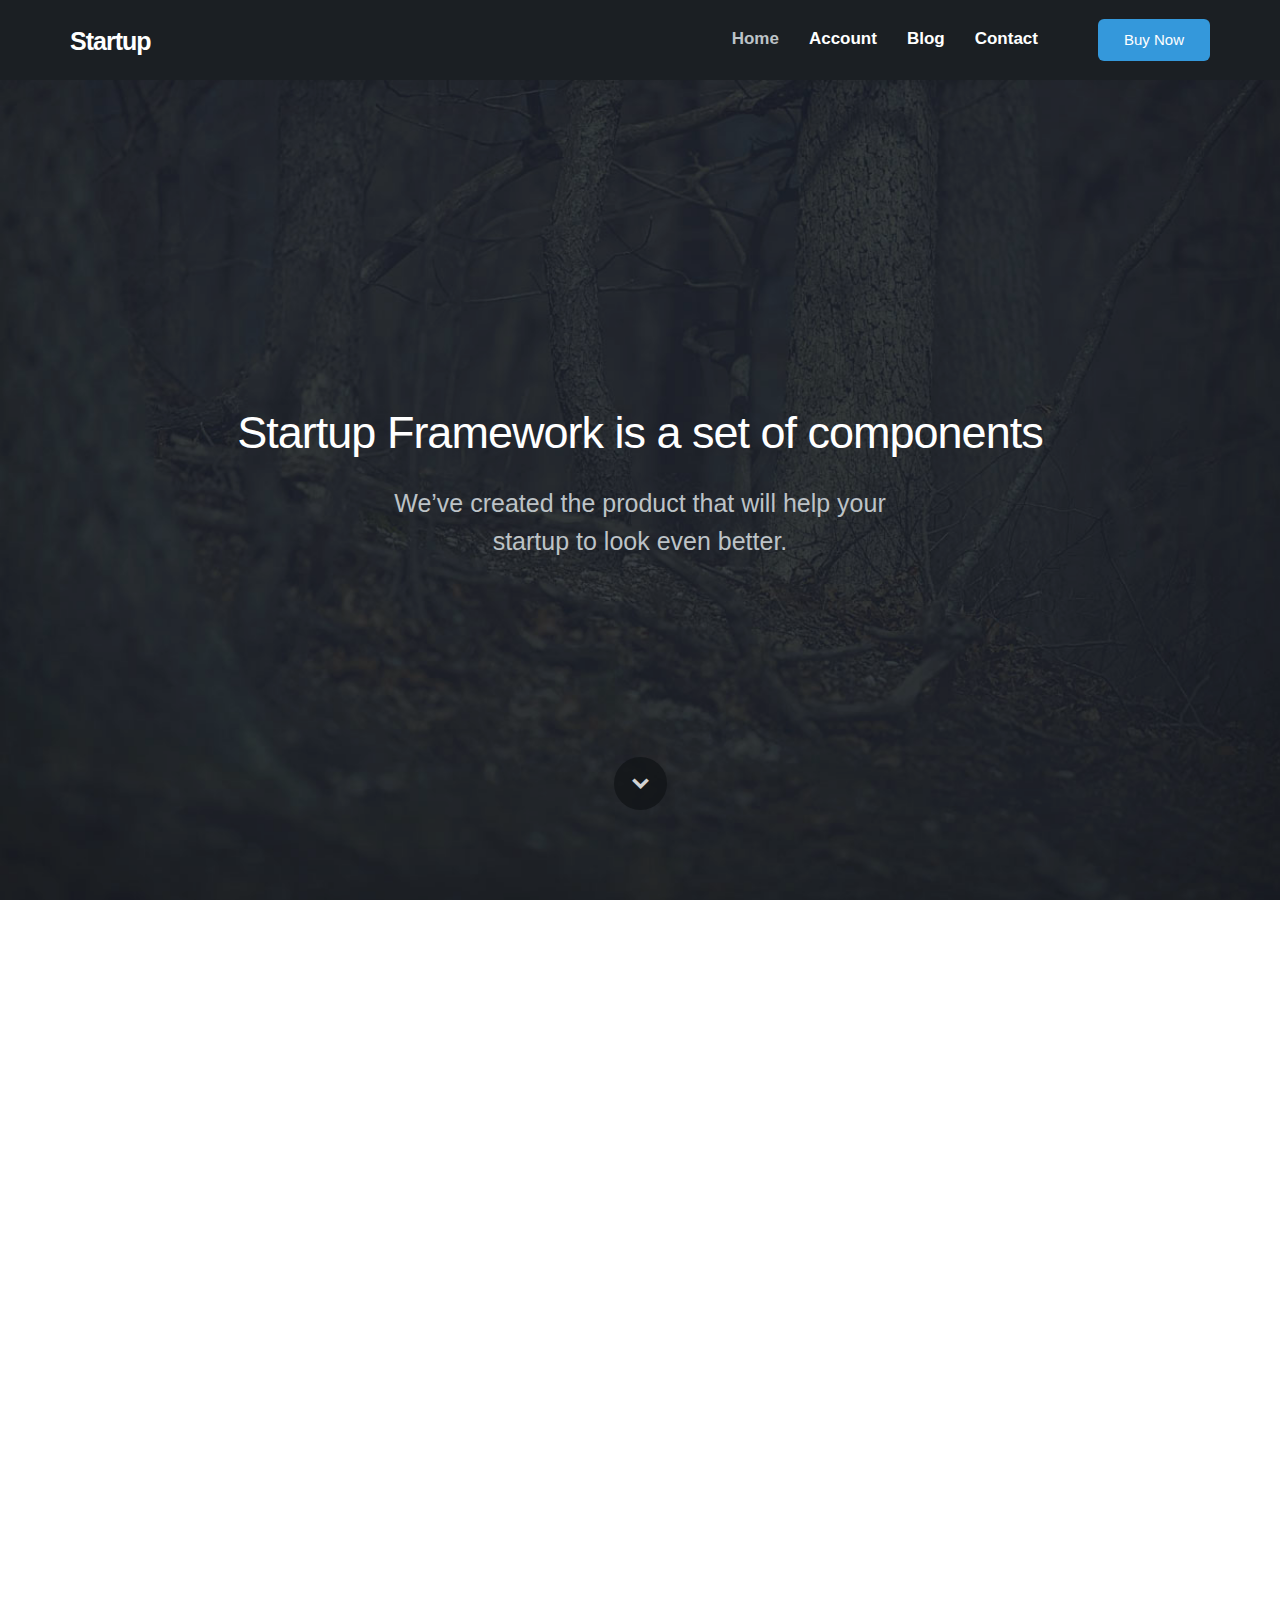
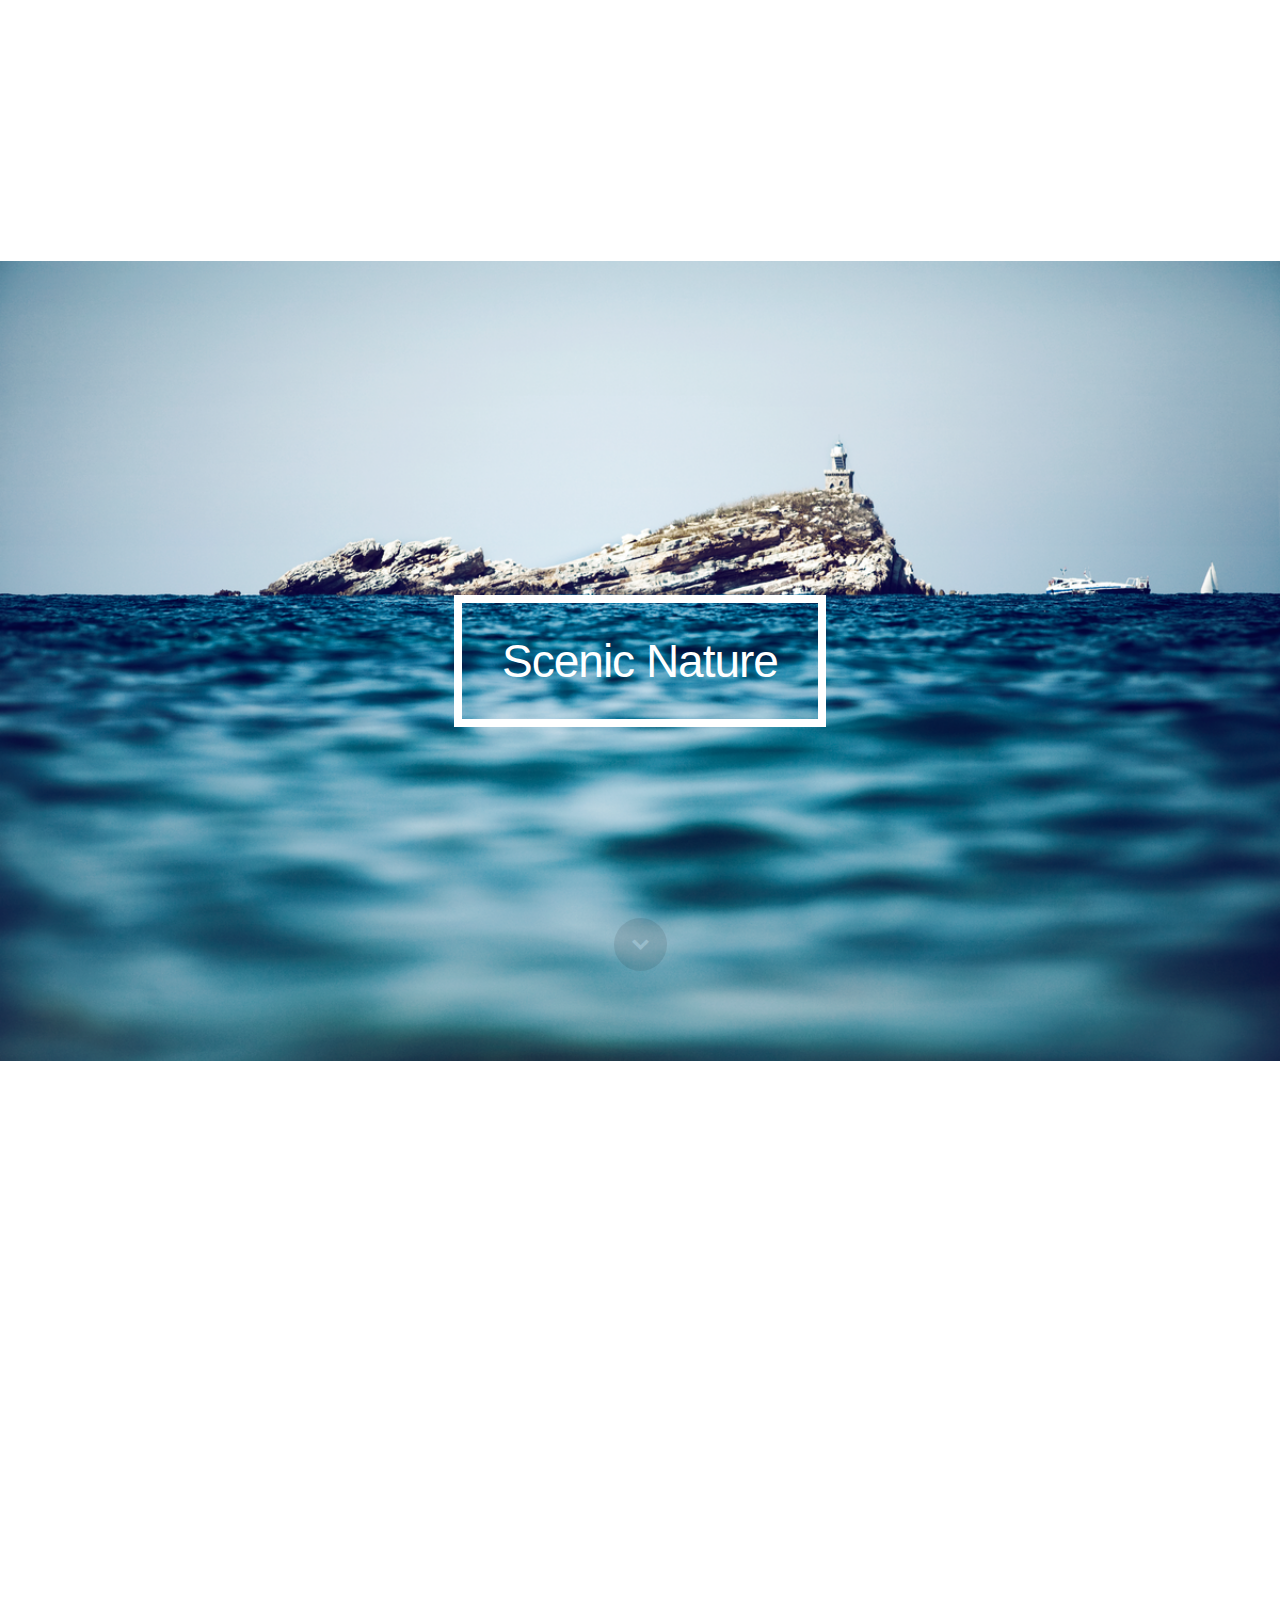
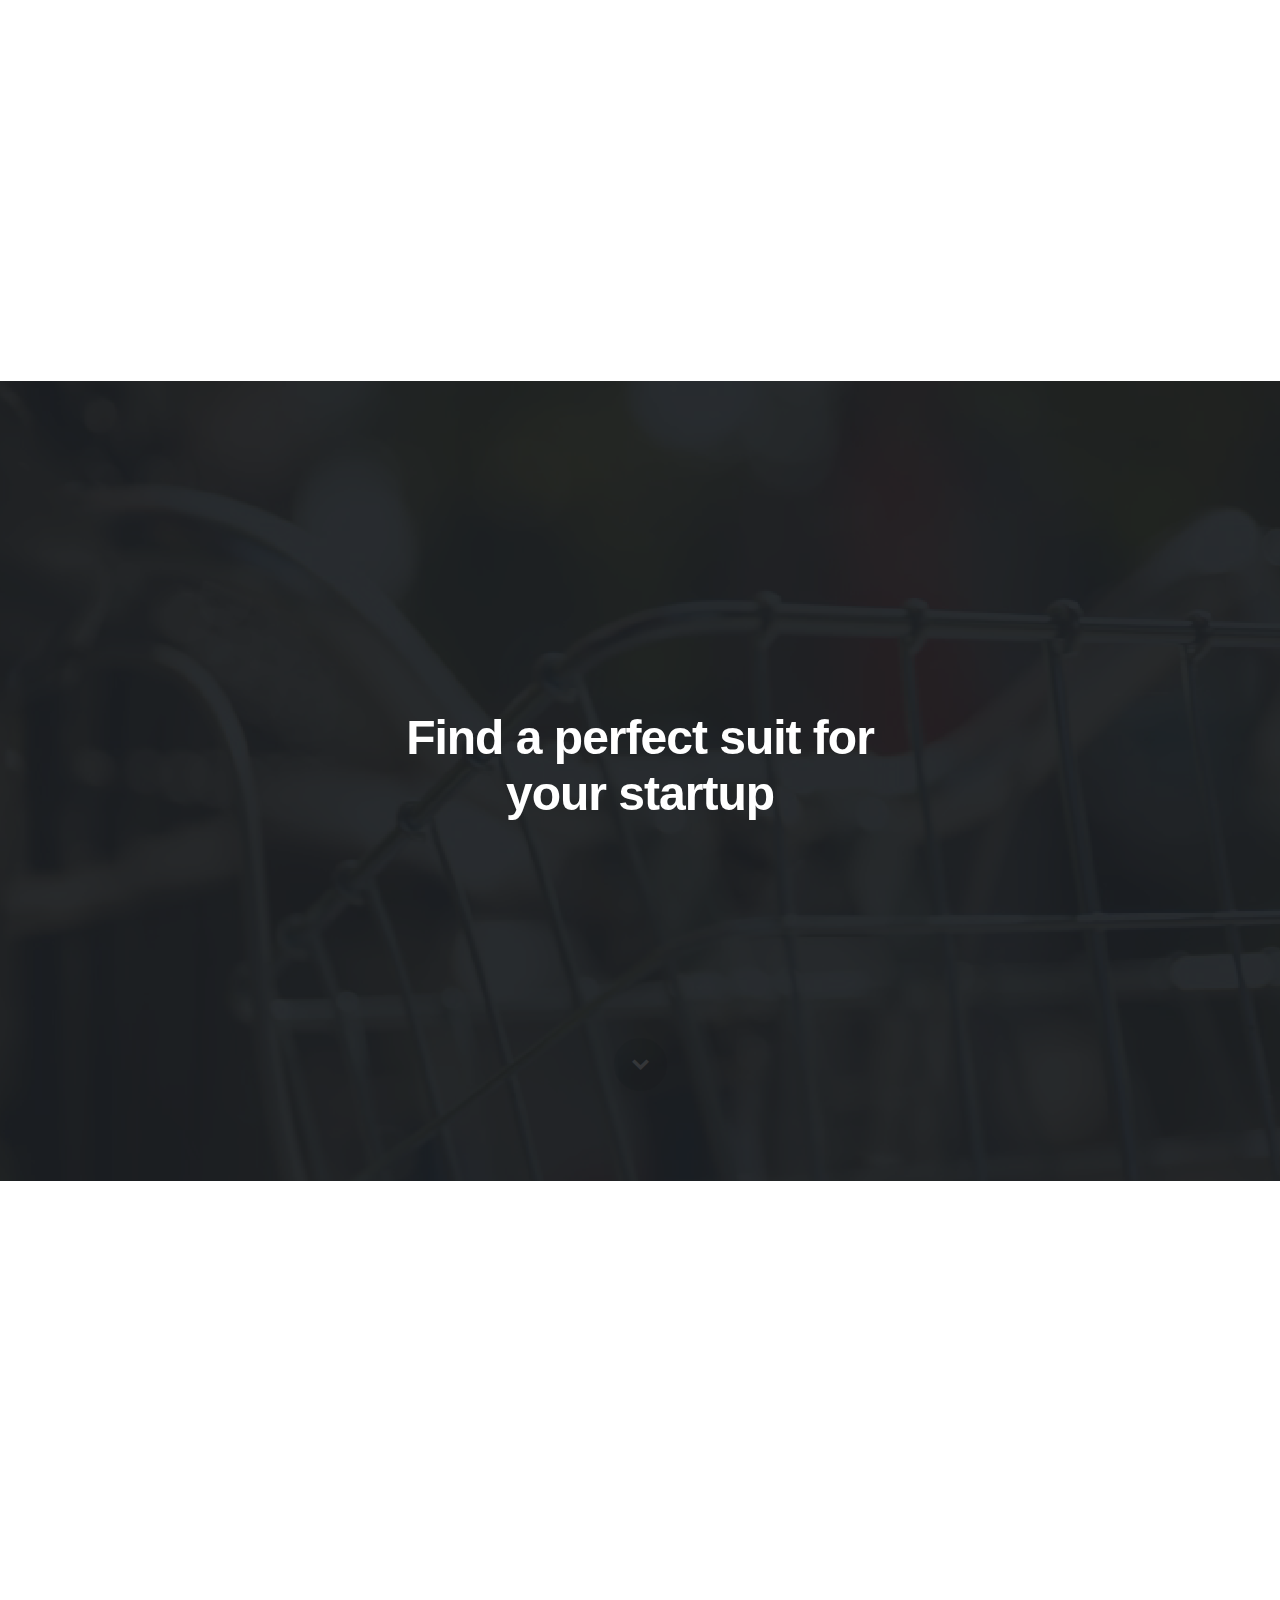
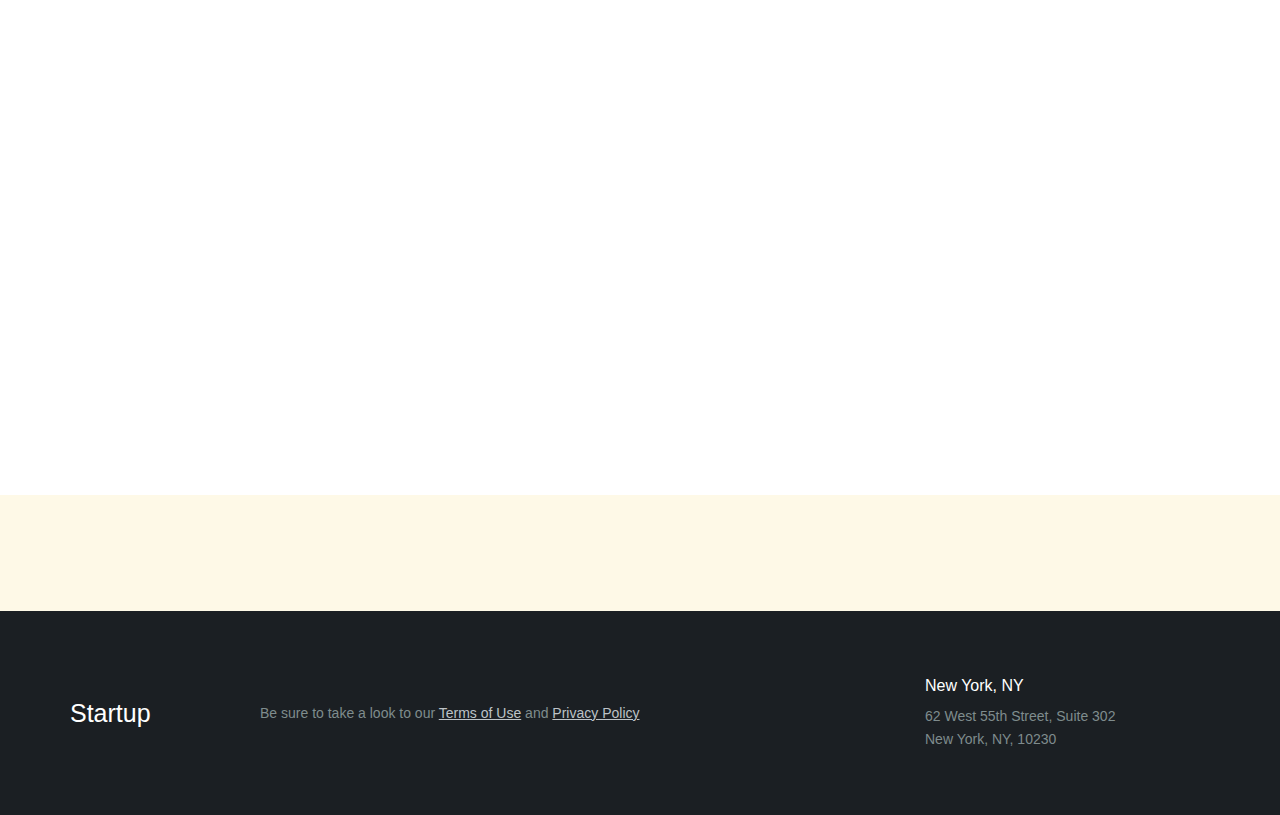
<file: startup-framework/samples/sample-04/index.html>
<!DOCTYPE html>
<html lang="en">
    <head>
        <meta charset="utf-8">
        <title>Sample 4</title>
        <meta name="apple-mobile-web-app-capable" content="yes" />
        <meta name="viewport" content="width=device-width, initial-scale=1.0, maximum-scale=1.0, user-scalable=no" />
        <meta name="apple-mobile-web-app-status-bar-style" content="black" />
        <link rel="shortcut icon" href="../../flat-ui/images/favicon.ico">
        <link rel="stylesheet" href="../../flat-ui/bootstrap/css/bootstrap.css">
        <link rel="stylesheet" href="../../flat-ui/css/flat-ui.css">
        <!-- Using only with Flat-UI (free)-->
        <link rel="stylesheet" href="../../common-files/css/icon-font.css">
        <!-- end -->
        <link rel="stylesheet" href="css/style.css">
    </head>

    <body>
        <div class="page-wrapper">
            <!-- header-10 -->
            <header class="header-10">
                <div class="container">
                    <div class="navbar col-sm-12" role="navigation">
                        <div class="navbar-header">
                            <button type="button" class="navbar-toggle"></button>
                            <a class="brand" href="#">Startup</a>
                         </div>
                        <div class="collapse navbar-collapse pull-right">
                            <ul class="nav pull-left">
                                <li class="active"><a href="#">Home</a></li>
                                <li><a href="#">Account</a></li>
                                <li><a href="#">Blog</a></li>
                                <li><a href="#">Contact</a></li>
                            </ul>
                            <form class="navbar-form pull-left">
                                <a class="btn btn-info" href="#">Buy Now</a>
                            </form>
                        </div>
                    </div>
                </div>
            </header>
            <section class="header-10-sub v-center bg-midnight-blue">
                <div class="background">
                    &nbsp;
                </div>
                <div>
                    <div class="container">
                        <div class="hero-unit">
                            <h1>Startup Framework is a set of components</h1>
                            <p>
                                We’ve created the product that will help your
                                <br/>
                                startup to look even better.
                            </p>
                        </div>
                    </div>
                </div>
                <a class="control-btn fui-arrow-down" href="#"> </a>
            </section>

            <!-- content-7  -->
            <section class="content-7 v-center">
                <div>

                    <div class="container">
                        <h3>Take a look in our awesome product</h3>

                        <div class="row v-center">
                            <div class="col-sm-3">
                                <div>
                                    Of course we haven’t forgotten about the responsive layout. Create a website with full mobile
                                    support.
                                </div>
                            </div>
                            <div class="col-sm-4">
                                <div class="col-sm-offset-1">
                                    <div class="screen-wrapper">
                                        <div class="screen">
                                            <img src="../../common-files/img/content/screen-popup.png" alt="">
                                            <img src="../../common-files/img/content/screen.png" alt="">
                                        </div>
                                    </div>
                                </div>
                            </div>
                            <div class="col-sm-3">
                                <div class="col-sm-offset-2">
                                    <h6>Responsive Layout</h6>
                                    Of course we haven’t forgotten about the responsive layout. Full mobile support.
                                    <h6>Retina Ready</h6>
                                    Startup Framework works fine on devices supporting Retina Display. Feel the clarity!
                                </div>
                            </div>
                        </div>
                    </div>
                </div>
            </section>

            <!-- content-23  -->
            <section class="content-23 v-center bg-midnight-blue custom-bg">
                <div>
                    <div class="container">
                        <div class="hero-unit hero-unit-bordered">
                            <h1>Scenic Nature</h1>
                        </div>
                    </div>
                </div>
                <a class="control-btn fui-arrow-down" href="#"> </a>
            </section>

            <!-- content-8  -->
            <section class="content-8 v-center">
                <div>
                    <div class="container">
                        <img src="../../common-files/img/content/img-1@2x.png" width="397" height="193" alt="">

                        <h3>Take a look to our amazing Kit</h3>

                        <div class="row">
                            <div class="col-sm-6 col-sm-offset-3">
                                <p>We have a great surprise for Designmodo fans – our first free HTML user interface kit.
                                    Flat UI Free is made on the basis of Twitter Bootstrap in a stunning flat-style.
                                </p>
                                <a class="btn btn-large btn-clear" href="#">TRY IT NOW</a>
                            </div>
                        </div>
                    </div>
                </div>
            </section>

            <!-- content-23  -->
            <section class="content-23  v-center bg-midnight-blue">
                <div id="bgVideo" class="background"></div>
                <div>
                    <div class="container">
                        <div class="hero-unit">
                            <h1>Find a perfect suit for
                            <br class="hidden-phone">
                            your startup</h1>
                        </div>
                    </div>
                </div>
                <a class="control-btn fui-arrow-down" href="#"> </a>
            </section>

            <!-- content-8  -->
            <section class="content-8 v-center">
                <div>
                    <div class="container">
                        <img width="380" height="187" alt="" src="img/ticket-red@2x.png"/>
                        <h3>Twenty Five Awesome Samples</h3>
                        <div class="row">
                            <div class="col-sm-6 col-sm-offset-3">
                                <p>
                                    The most important part of the Startup Framework is the samples.
                                    The samples form a set of 25 usable pages or you can add new blocks from UI Kit.
                                </p>
                                <a class="btn btn-large btn-clear" href="#">TRY IT NOW</a>
                            </div>
                        </div>
                    </div>
                </div>
            </section>

            <!-- content-11  -->
            <section class="content-11">
                <div class="container">
                    <span>You have the design, you have the code</span>
                    <a class="btn btn-large btn-danger" href="#">TRY IT NOW</a>
                </div>
            </section>

            <!-- footer-3 -->
            <footer class="footer-3">
                <div class="container">
                    <div class="row v-center">
                        <div class="col-sm-2">
                            <a class="brand" href="#">Startup</a>
                        </div>
                        <div class="col-sm-7">
                            <div class="additional-links">
                                Be sure to take a look to our <a href="#">Terms of Use</a> and <a href="#">Privacy Policy</a>
                            </div>
                        </div>
                        <div class="col-sm-3">
                            <h6>New York, NY</h6>
                            <div class="address">
                                62 West 55th Street, Suite 302<br>New York, NY, 10230
                            </div>
                        </div>
                    </div>
                </div>
            </footer>
        </div>

        <!-- Placed at the end of the document so the pages load faster -->
        <script src="../../common-files/js/jquery-1.10.2.min.js"></script>
        <script src="../../flat-ui/js/bootstrap.min.js"></script>
        <script src="../../common-files/js/modernizr.custom.js"></script>
        <script src="../../common-files/js/jquery.scrollTo-1.4.3.1-min.js"></script>
        <script src="../../common-files/js/jquery.parallax.min.js"></script>
        <script src="../../common-files/js/startup-kit.js"></script>
        <script src="js/jquery.backgroundvideo.min.js"></script>
        <script src="js/script.js"></script>
    </body>
</html>
</file>
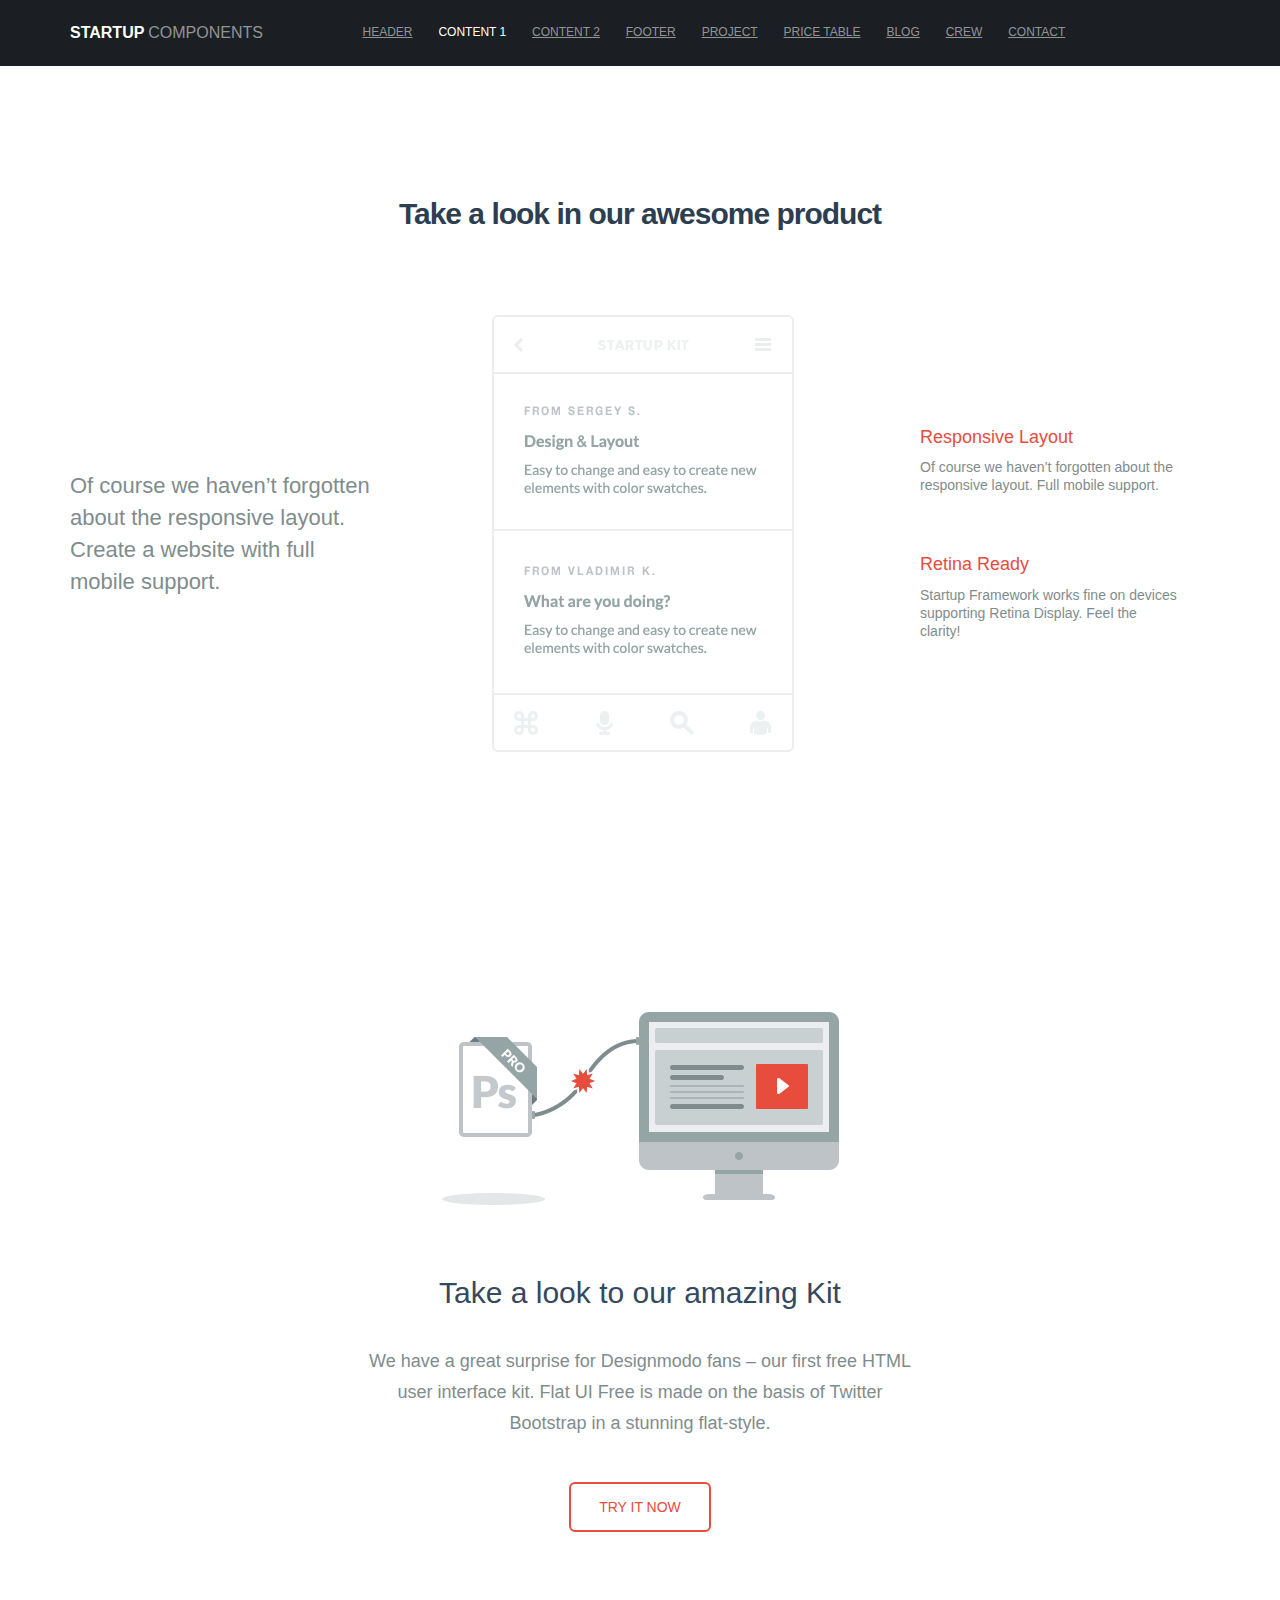
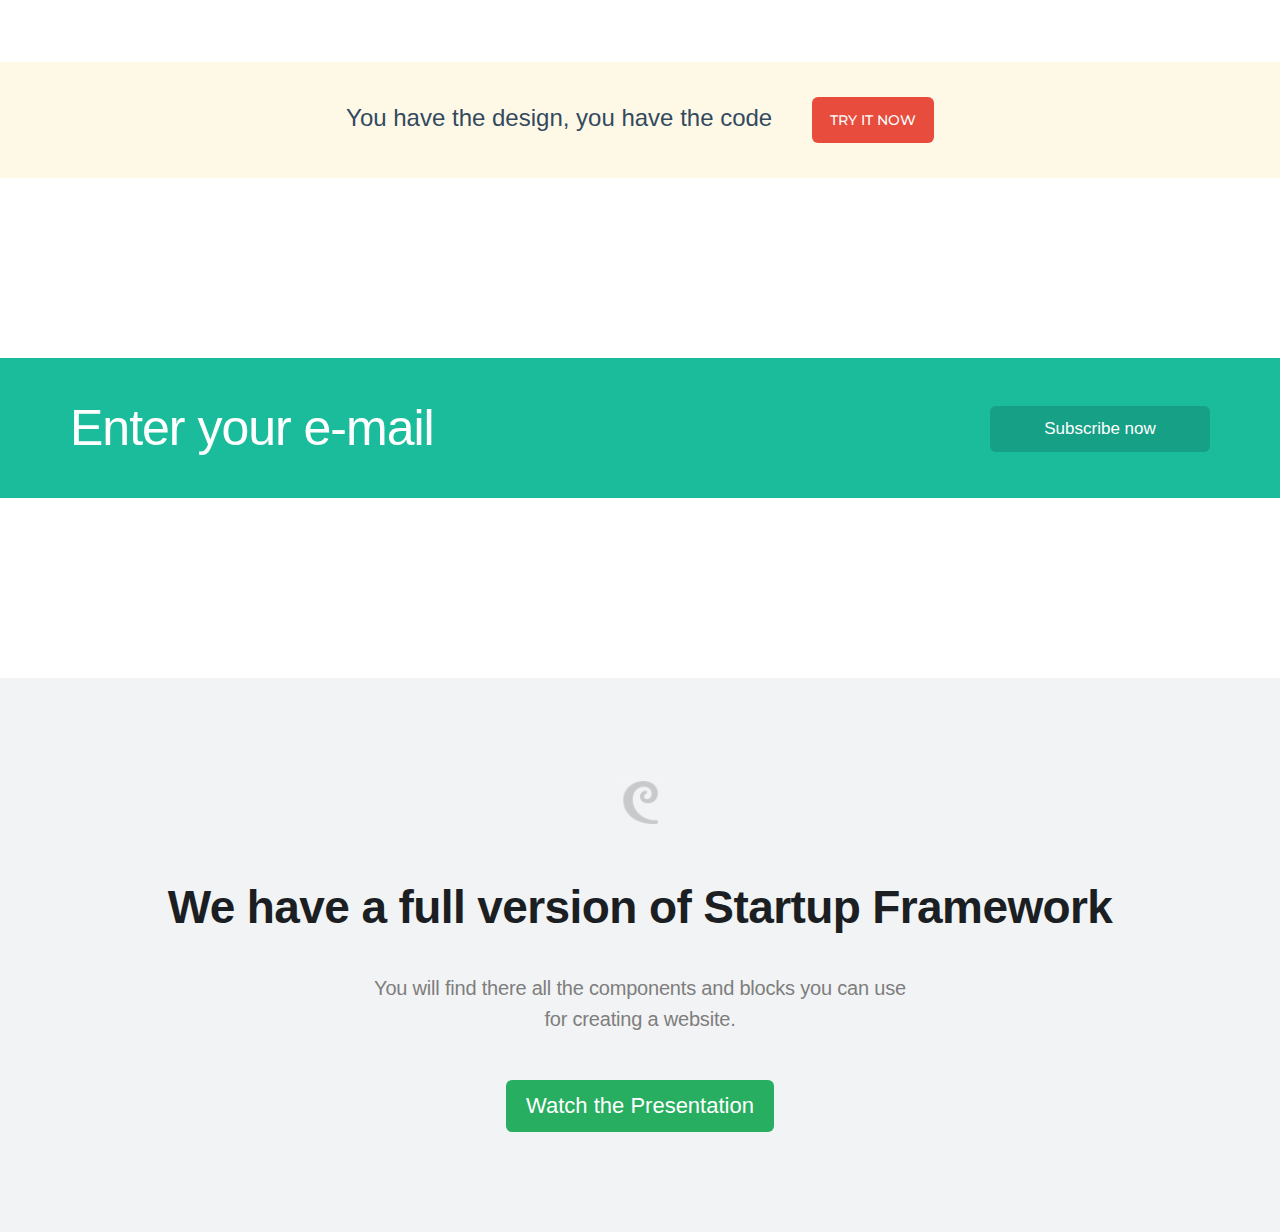
<file: startup-framework/ui-kit/ui-kit-content/index.html>
<!DOCTYPE html>
<html lang="en">
  <head>
    <meta charset="utf-8">
    <title>Content</title>
    <meta name="apple-mobile-web-app-capable" content="yes" />
    <meta name="viewport" content="width=device-width, initial-scale=1.0, maximum-scale=1.0, user-scalable=no" />
    <meta name="apple-mobile-web-app-status-bar-style" content="black" />
    <link rel="shortcut icon" href="../../flat-ui/images/favicon.ico">
    <link rel="stylesheet" href="../../flat-ui/bootstrap/css/bootstrap.css">
    <link rel="stylesheet" href="../../flat-ui/css/flat-ui.css">
    <!-- Using only with Flat-UI (free)-->
    <link rel="stylesheet" href="../../common-files/css/icon-font.css">
    <!-- end -->
    <link rel="stylesheet" href="../../common-files/css/animations.css">
    <link rel="stylesheet" href="../ui-kit-content/css/ui-kit-styles.css">
  </head>
  <body>
    <nav class="dockbar navbar-fixed-top" id="header-dockbar">
      <menu class="main-menu">
        <div class="container">
          <div class="row">
            <a href="index.html" class="man-brand col-sm-3">
              <span class="logotype">Startup</span>
              <span class="doc-title">components</span>
            </a>
            <button id="open-close-menu" class="menu-btn btn-inverse"><span class="fui-list"></span>
            </button>
            <dl class="col-sm-8">
              <dd><a href="../ui-kit-header/index.html">header</a>
              </dd>
              <dd><a class="active">content 1</a>
              </dd>
              <dd><a href="../ui-kit-content/index2.html">content 2</a>
              </dd>
              <dd><a href="../ui-kit-footer/index.html">footer</a>
              </dd>
              <dd><a class="disabled">project</a>
              </dd>
              <dd><a href="../ui-kit-price/index.html">price table</a>
              </dd>
              <dd><a class="disabled">blog</a>
              </dd>
              <dd><a class="disabled">crew</a>
              </dd>
              <dd><a class="disabled">contact</a>
              </dd>
            </dl>
          </div>
        </div>
      </menu>
      <menu class="colapsed-menu">
        <dl>
          <dd><a href="../ui-kit-header/index.html">header</a>
          </dd>
          <dd><a class="active">content 1</a>
          </dd>
          <dd><a href="../ui-kit-content/index2.html">content 2</a>
          </dd>
          <dd><a href="../ui-kit-footer/index.html">footer</a>
          </dd>
          <dd><a class="disabled">project</a>
          </dd>
          <dd><a href="../ui-kit-price/index.html">price table</a>
          </dd>
          <dd><a class="disabled">blog</a>
          </dd>
          <dd><a class="disabled">crew</a>
          </dd>
          <dd><a class="disabled">contact</a>
          </dd>
        </dl>
      </menu>
    </nav>
    <div class="page-wrapper">
      <!-- content-7 -->
      <section class="content-7 v-center">
        <div>
          <div class="container">
            <h3>Take a look in our awesome product</h3>
            <div class="row v-center">
              <div class="col-sm-3">
                <div>
                  Of course we haven’t forgotten about the responsive layout. Create a website with full mobile support.
                </div>
              </div>
              <div class="col-sm-4">
                <div class="col-sm-offset-1">
                  <div class="screen-wrapper">
                    <div class="screen">
                      <img src="../../common-files/img/content/screen-popup.png" alt="">
                      <img src="../../common-files/img/content/screen.png" alt="">
                    </div>
                  </div>
                </div>
              </div>
              <div class="col-sm-3">
                <div class="col-sm-offset-2">
                  <h6>Responsive Layout</h6>
Of course we haven’t forgotten about the responsive layout. Full mobile support.
                  <h6>Retina Ready</h6>
Startup Framework works fine on devices supporting Retina Display. Feel the clarity!
                </div>
              </div>
            </div>
          </div>
        </div>
      </section>
      <!-- content-8 -->
      <section class="content-8 v-center">
        <div>
          <div class="container">
            <img src="../../common-files/img/content/img-1@2x.png" width="397" height="193" alt="">
            <h3>Take a look to our amazing Kit</h3>
            <div class="row">
              <div class="col-sm-6 col-sm-offset-3">
                <p>We have a great surprise for Designmodo fans – our first free HTML user interface kit. Flat UI Free is made on the basis of Twitter Bootstrap in a stunning flat-style.
                </p>
                <a class="btn btn-large btn-clear" href="#">TRY IT NOW</a>
              </div>
            </div>
          </div>
        </div>
      </section>
      <section class="content-11">
        <div class="container">
          <span>You have the design, you have the code</span>
          <a class="btn btn-large btn-danger" href="#">TRY IT NOW</a>
        </div>
      </section>
      <div class="delimiter-big"></div>
      <!-- content-13 -->
      <section class="content-13 subscribe-form bg-turquoise">
        <div class="container">
          <div class="row">
            <form>
              <div class="col-sm-8">
                <input type="text" placeholder="Enter your e-mail" spellcheck="false">
              </div>
              <div class="col-sm-4">
                <button class="btn btn-large btn-primary" type="submit">
                  Subscribe now
                </button>
              </div>
            </form>
          </div>
        </div>
      </section>
      <div class="delimiter-big"></div>
      <!-- demo -->
      <section class="demo">
        <div class="container">
          <div class="row">
            <div class="col-sm-12 img">
              <img src="../../common-files/icons/demo.gif" width="48" height="48" />
            </div>
          </div>
          <div class="row">
            <div class="col-sm-12">
              <h3>We have a full version of Startup Framework</h3>
            </div>
          </div>
          <div class="row">
            <div class="col-sm-6 col-sm-offset-3 centered">
              <p>
                You will find there all the components and blocks you can use for creating a website.
              </p>
              <a href="http://designmodo.com/startup/?utm_source=demo&utm_medium=demo&utm_campaign=demo" class="btn">Watch the Presentation</a>
            </div>
          </div>
        </div>
      </section>
    </div>
    <!-- Placed at the end of the document so the pages load faster -->
    <script src="../../common-files/js/jquery-1.10.2.min.js"></script>
    <script src="../../flat-ui/js/bootstrap.min.js"></script>
    <script src="../../common-files/js/modernizr.custom.js"></script>
    <script src="../../common-files/js/page-transitions.js"></script>
    <script src="../../common-files/js/jquery.scrollTo-1.4.3.1-min.js"></script>
    <script src="../../common-files/js/jquery.parallax.min.js"></script>
    <script src="../../common-files/js/easing.min.js"></script>
    <script src="../../common-files/js/jquery.svg.js"></script>
    <script src="../../common-files/js/jquery.svganim.js"></script>
    <script src="../../common-files/js/startup-kit.js"></script>
  </body>
</html>
</file>
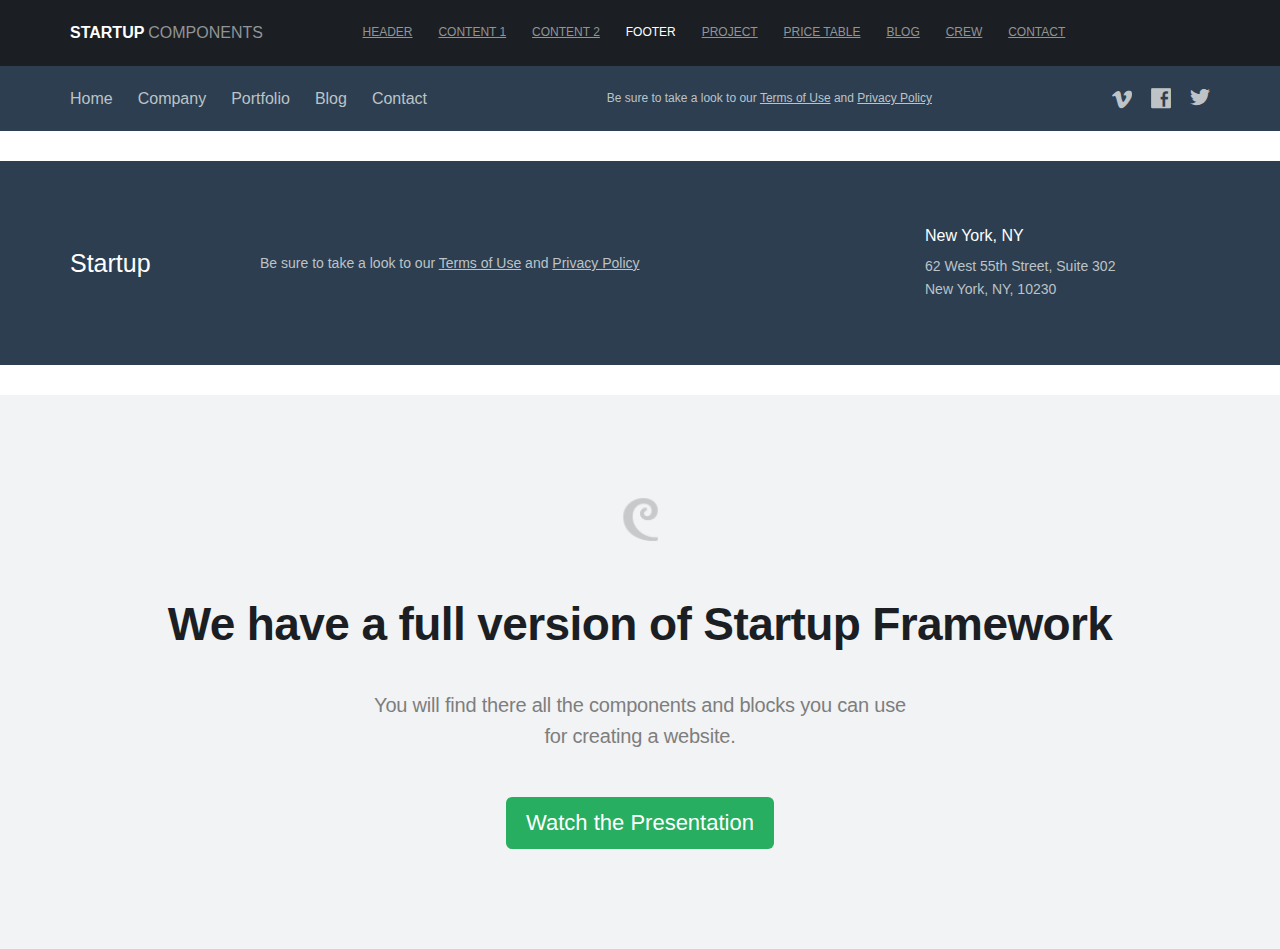
<file: startup-framework/ui-kit/ui-kit-footer/index.html>
<!DOCTYPE html>
<html lang="en">
  <head>
    <meta charset="utf-8">
    <title>Footer</title>
    <meta name="apple-mobile-web-app-capable" content="yes" />
    <meta name="viewport" content="width=device-width, initial-scale=1.0, maximum-scale=1.0, user-scalable=no" />
    <meta name="apple-mobile-web-app-status-bar-style" content="black" />
    <link rel="shortcut icon" href="../../flat-ui/images/favicon.ico">
    <link rel="stylesheet" href="../../flat-ui/bootstrap/css/bootstrap.css">
    <link rel="stylesheet" href="../../flat-ui/css/flat-ui.css">
    <!-- Using only with Flat-UI (free)-->
    <link rel="stylesheet" href="../../common-files/css/icon-font.css">
    <!-- end -->
    <link rel="stylesheet" href="../ui-kit-footer/css/ui-kit-styles.css">
  </head>
  <body>
    <nav class="dockbar navbar-fixed-top" id="header-dockbar">
      <menu class="main-menu">
        <div class="container">
          <div class="row">
            <a href="index.html" class="man-brand col-sm-3">
              <span class="logotype">Startup</span>
              <span class="doc-title">components</span>
            </a>
            <button id="open-close-menu" class="menu-btn btn-inverse"><span class="fui-list"></span>
            </button>
            <dl class="col-sm-8">
              <dd><a href="../ui-kit-header/index.html">header</a>
              </dd>
              <dd><a href="../ui-kit-content/index.html">content 1</a>
              </dd>
              <dd><a href="../ui-kit-content/index2.html">content 2</a>
              </dd>
              <dd><a class="active">footer</a>
              </dd>
              <dd><a class="disabled">project</a>
              </dd>
              <dd><a href="../ui-kit-price/index.html">price table</a>
              </dd>
              <dd><a class="disabled">blog</a>
              </dd>
              <dd><a class="disabled">crew</a>
              </dd>
              <dd><a class="disabled">contact</a>
              </dd>
            </dl>
          </div>
        </div>
      </menu>
      <menu class="colapsed-menu">
        <dl>
          <dd><a href="../ui-kit-header/index.html">header</a>
          </dd>
          <dd><a href="../ui-kit-content/index.html">content 1</a>
          </dd>
          <dd><a href="../ui-kit-content/index2.html">content 2</a>
          </dd>
          <dd><a class="active">footer</a>
          </dd>
          <dd><a class="disabled">project</a>
          </dd>
          <dd><a href="../ui-kit-price/index.html">price table</a>
          </dd>
          <dd><a class="disabled">blog</a>
          </dd>
          <dd><a class="disabled">crew</a>
          </dd>
          <dd><a class="disabled">contact</a>
          </dd>
        </dl>
      </menu>
    </nav>
    <div class="page-wrapper">
      <!-- footer-2 -->
      <footer class="footer-2 bg-midnight-blue">
        <div class="container">
          <nav class="pull-left">
            <ul>
              <li class="active"><a href="#">Home</a>
              </li>
              <li><a href="#">Company</a>
              </li>
              <li><a href="#">Portfolio</a>
              </li>
              <li><a href="#">Blog</a>
              </li>
              <li><a href="#">Contact</a>
              </li>
            </ul>
          </nav>
          <div class="social-btns pull-right">
            <a href="#">
              <div class="fui-vimeo"></div>
              <div class="fui-vimeo"></div>
            </a>
            <a href="#">
              <div class="fui-facebook"></div>
              <div class="fui-facebook"></div>
            </a>
            <a href="#">
              <div class="fui-twitter"></div>
              <div class="fui-twitter"></div>
            </a>
          </div>
          <div class="additional-links">
            Be sure to take a look to our <a href="#">Terms of Use</a> and <a href="#">Privacy Policy</a>
          </div>
        </div>
      </footer>
      <div class="delimiter"></div>
      <!-- footer-3 -->
      <footer class="footer-3">
        <div class="container">
          <div class="row v-center">
            <div class="col-sm-2">
              <a class="brand" href="#">Startup</a>
            </div>
            <div class="col-sm-7">
              <div class="additional-links">
                Be sure to take a look to our <a href="#">Terms of Use</a> and <a href="#">Privacy Policy</a>
              </div>
            </div>
            <div class="col-sm-3">
              <h6>New York, NY</h6>
              <div class="address">
                62 West 55th Street, Suite 302
                <br>New York, NY, 10230
              </div>
            </div>
          </div>
        </div>
      </footer>
      <div class="delimiter"></div>
      <!-- demo -->
      <section class="demo">
        <div class="container">
          <div class="row">
            <div class="col-sm-12 img">
              <img src="../../common-files/icons/demo.gif" width="48" height="48" />
            </div>
          </div>
          <div class="row">
            <div class="col-sm-12">
              <h3>We have a full version of Startup Framework</h3>
            </div>
          </div>
          <div class="row">
            <div class="col-sm-6 col-sm-offset-3 centered">
              <p>
                You will find there all the components and blocks you can use for creating a website.
              </p>
              <a href="http://designmodo.com/startup/?utm_source=demo&utm_medium=demo&utm_campaign=demo" class="btn">Watch the Presentation</a>
            </div>
          </div>
        </div>
      </section>
    </div>
    <!-- Placed at the end of the document so the pages load faster -->
    <script src="../../common-files/js/jquery-1.10.2.min.js"></script>
    <script src="../../flat-ui/js/bootstrap.min.js"></script>
    <script src="../../common-files/js/jquery.scrollTo-1.4.3.1-min.js"></script>
    <script src="../../common-files/js/jquery.parallax.min.js"></script>
    <script src="../../common-files/js/easing.min.js"></script>
    <script src="../../common-files/js/jquery.svg.js"></script>
    <script src="../../common-files/js/jquery.svganim.js"></script>
    <script src="../../common-files/js/startup-kit.js"></script>
  </body>
</html>
</file>
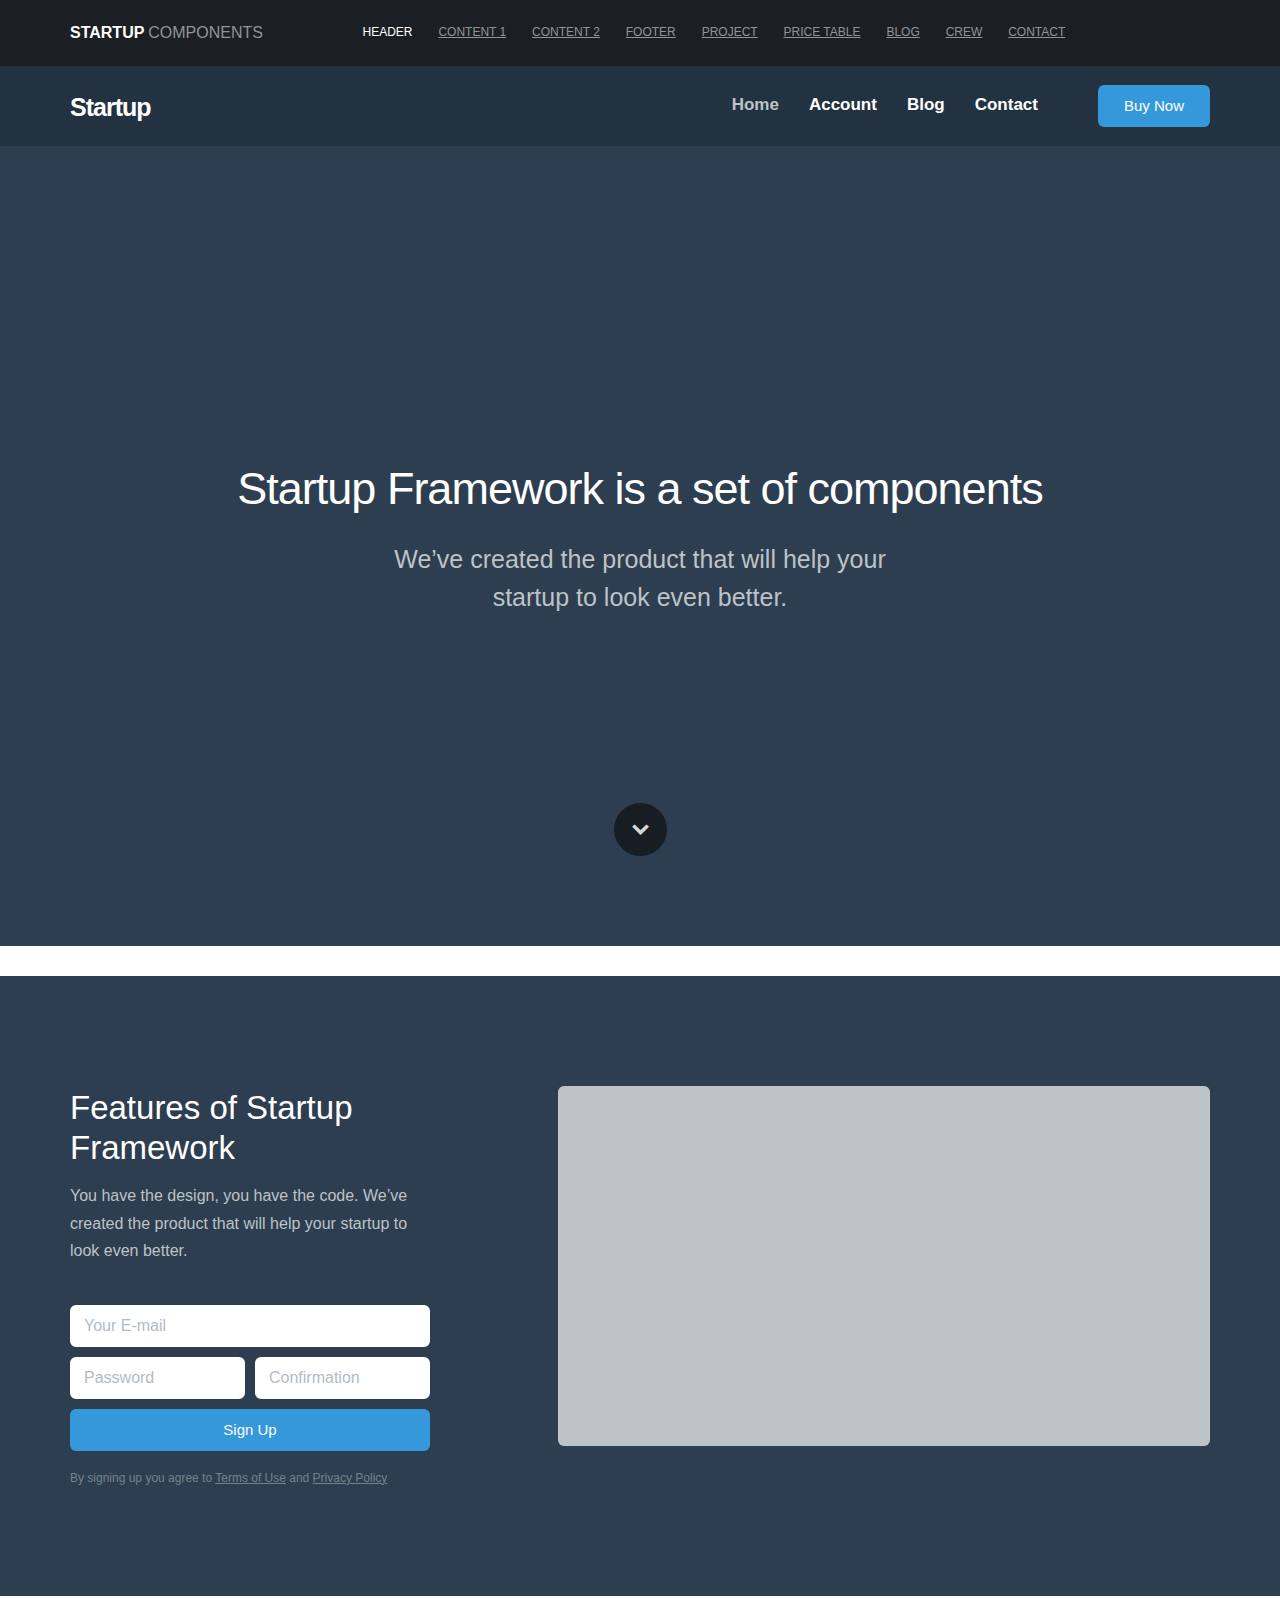
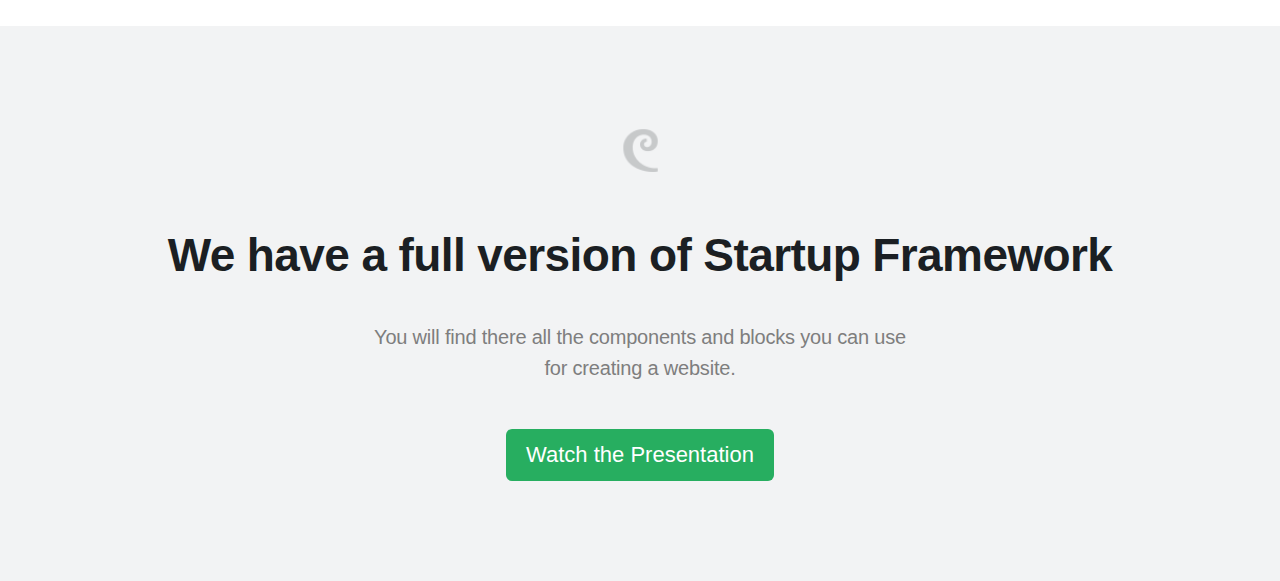
<file: startup-framework/ui-kit/ui-kit-header/index.html>
<!DOCTYPE html>
<html lang="en">
  <head>
    <meta charset="utf-8">
    <title>Headers</title>
    <meta name="apple-mobile-web-app-capable" content="yes" />
    <meta name="viewport" content="width=device-width, initial-scale=1.0, maximum-scale=1.0, user-scalable=no" />
    <meta name="apple-mobile-web-app-status-bar-style" content="black" />
    <link rel="shortcut icon" href="../../flat-ui/images/favicon.ico">
    <link rel="stylesheet" href="../../flat-ui/bootstrap/css/bootstrap.css">
    <link rel="stylesheet" href="../../flat-ui/css/flat-ui.css">
    <!-- Using only with Flat-UI (free)-->
    <link rel="stylesheet" href="../../common-files/css/icon-font.css">
    <!-- end -->
    <link rel="stylesheet" href="../../common-files/css/animations.css">
    <link rel="stylesheet" href="../ui-kit-header/css/ui-kit-styles.css">
  </head>
  <body>
    <nav class="dockbar navbar-fixed-top" id="header-dockbar">
      <menu class="main-menu">
        <div class="container">
          <div class="row">
            <a href="index.html" class="man-brand col-sm-3">
              <span class="logotype">Startup</span>
              <span class="doc-title">components</span>
            </a>
            <button id="open-close-menu" class="menu-btn btn-inverse"><span class="fui-list"></span>
            </button>
            <dl class="col-sm-8">
              <dd><a class="active">header</a>
              </dd>
              <dd><a href="../ui-kit-content/index.html">content 1</a>
              </dd>
              <dd><a href="../ui-kit-content/index2.html">content 2</a>
              </dd>
              <dd><a href="../ui-kit-footer/index.html">footer</a>
              </dd>
              <dd><a class="disabled">project</a>
              </dd>
              <dd><a href="../ui-kit-price/index.html">price table</a>
              </dd>
              <dd><a class="disabled">blog</a>
              </dd>
              <dd><a class="disabled">crew</a>
              </dd>
              <dd><a class="disabled">contact</a>
              </dd>
            </dl>
          </div>
        </div>
      </menu>
      <menu class="colapsed-menu">
        <dl>
          <dd><a class="active">header</a>
          </dd>
          <dd><a href="../ui-kit-content/index.html">content 1</a>
          </dd>
          <dd><a href="../ui-kit-content/index2.html">content 2</a>
          </dd>
          <dd><a href="../ui-kit-footer/index.html">footer</a>
          </dd>
          <dd><a class="disabled">project</a>
          </dd>
          <dd><a href="../ui-kit-price/index.html">price table</a>
          </dd>
          <dd><a class="disabled">blog</a>
          </dd>
          <dd><a class="disabled">crew</a>
          </dd>
          <dd><a class="disabled">contact</a>
          </dd>
        </dl>
      </menu>
    </nav>
    <div class="page-wrapper">
      <header class="header-10">
        <div class="container">
          <div class="row">
            <div class="navbar col-sm-12" role="navigation">
              <div class="navbar-header">
                <button type="button" class="navbar-toggle"></button>
                <a class="brand" href="#">Startup</a>
              </div>
              <div class="collapse navbar-collapse pull-right">
                <ul class="nav pull-left">
                  <li class="active"><a href="#">Home</a>
                  </li>
                  <li><a href="#">Account</a>
                  </li>
                  <li><a href="#">Blog</a>
                  </li>
                  <li><a href="#">Contact</a>
                  </li>
                </ul>
                <form class="navbar-form pull-left">
                  <a class="btn btn-info" href="#">Buy Now</a>
                </form>
              </div>
            </div>
          </div>
        </div>
      </header>
      <section class="header-10-sub v-center bg-midnight-blue">
        <div class="background">&nbsp;</div>
        <div>
          <div class="container">
            <div class="hero-unit">
              <h1>Startup Framework is a set of components</h1>
              <p>We’ve created the product that will help your
                <br/>startup to look even better.</p>
            </div>
          </div>
        </div>
        <a class="control-btn fui-arrow-down" href="#"></a>
      </section>
      <div class="delimiter"></div>
      <!-- header-11 -->
      <header class="header-11 hidden">
        <div class="container">
          <div class="row">
            <div class="navbar col-sm-12" role="navigation">
              <div class="navbar-header">
                <button type="button" class="navbar-toggle"></button>
                <a class="brand" href="#">
                  <img src="../../common-files/icons/Infinity-Loop@2x.png" width="50" height="50" alt="">Startup</a>
              </div>
              <div class="collapse navbar-collapse pull-right">
                <ul class="nav pull-left">
                  <li class="active"><a href="#">HOME</a>
                  </li>
                  <li><a href="#">COMPANY</a>
                  </li>
                  <li><a href="#">PORTFOLIO</a>
                  </li>
                  <li><a href="#">BLOG</a>
                  </li>
                  <li><a href="#">CONTACT</a>
                  </li>
                </ul>
                <form class="navbar-form pull-left">
                  <a class="btn btn-primary" href="#">SIGN IN</a>
                </form>
              </div>
            </div>
          </div>
        </div>
      </header>
      <section class="header-11-sub bg-midnight-blue">
        <div class="background">&nbsp;</div>
        <div class="container">
          <div class="row">
            <div class="col-sm-4">
              <h3>Features of Startup Framework</h3>
              <p>You have the design, you have the code. We’ve created the product that will help your startup to look even better.</p>
              <div class="signup-form">
                <form>
                  <div class="form-group">
                    <input class="form-control" type="text" placeholder="Your E-mail">
                  </div>
                  <div class="form-group">
                    <div>
                      <input type="password" class="form-control" placeholder="Password">
                    </div>
                    <div>
                      <input type="password" class="form-control" placeholder="Confirmation">
                    </div>
                  </div>
                  <div class="form-group">
                    <button type="submit" class="btn btn-block btn-info">Sign Up</button>
                  </div>
                </form>
              </div>
              <div class="additional-links">By signing up you agree to <a href="#">Terms of Use</a> and <a href="#">Privacy Policy</a>
              </div>
            </div>
            <div class="col-sm-7 col-sm-offset-1 player-wrapper">
              <div class="player">
                <iframe id="pPlayer" src="http://player.vimeo.com/video/80282064?title=0&amp;byline=0&amp;portrait=0&amp;api=1&amp;player_id=pPlayer" frameborder="0" webkitallowfullscreen mozallowfullscreen allowfullscreen></iframe>
              </div>
            </div>
          </div>
        </div>
      </section>
      <div class="delimiter"></div>
      <!-- demo -->
      <section class="demo">
        <div class="container">
          <div class="row">
            <div class="col-sm-12 img">
              <img src="../../common-files/icons/demo.gif" width="48" height="48" />
            </div>
          </div>
          <div class="row">
            <div class="col-sm-12">
              <h3>We have a full version of Startup Framework</h3>
            </div>
          </div>
          <div class="row">
            <div class="col-sm-6 col-sm-offset-3 centered">
              <p>
                You will find there all the components and blocks you can use for creating a website.
              </p>
              <a href="http://designmodo.com/startup/?utm_source=demo&utm_medium=demo&utm_campaign=demo" class="btn">Watch the Presentation</a>
            </div>
          </div>
        </div>
      </section>
    </div>
    <!-- Placed at the end of the document so the pages load faster -->
    <script src="../../common-files/js/jquery-1.10.2.min.js"></script>
    <script src="../../flat-ui/js/bootstrap.min.js"></script>
    <script src="../../common-files/js/modernizr.custom.js"></script>
    <script src="../../common-files/js/page-transitions.js"></script>
    <script src="../../common-files/js/startup-kit.js"></script>
  </body>
</html>
</file>
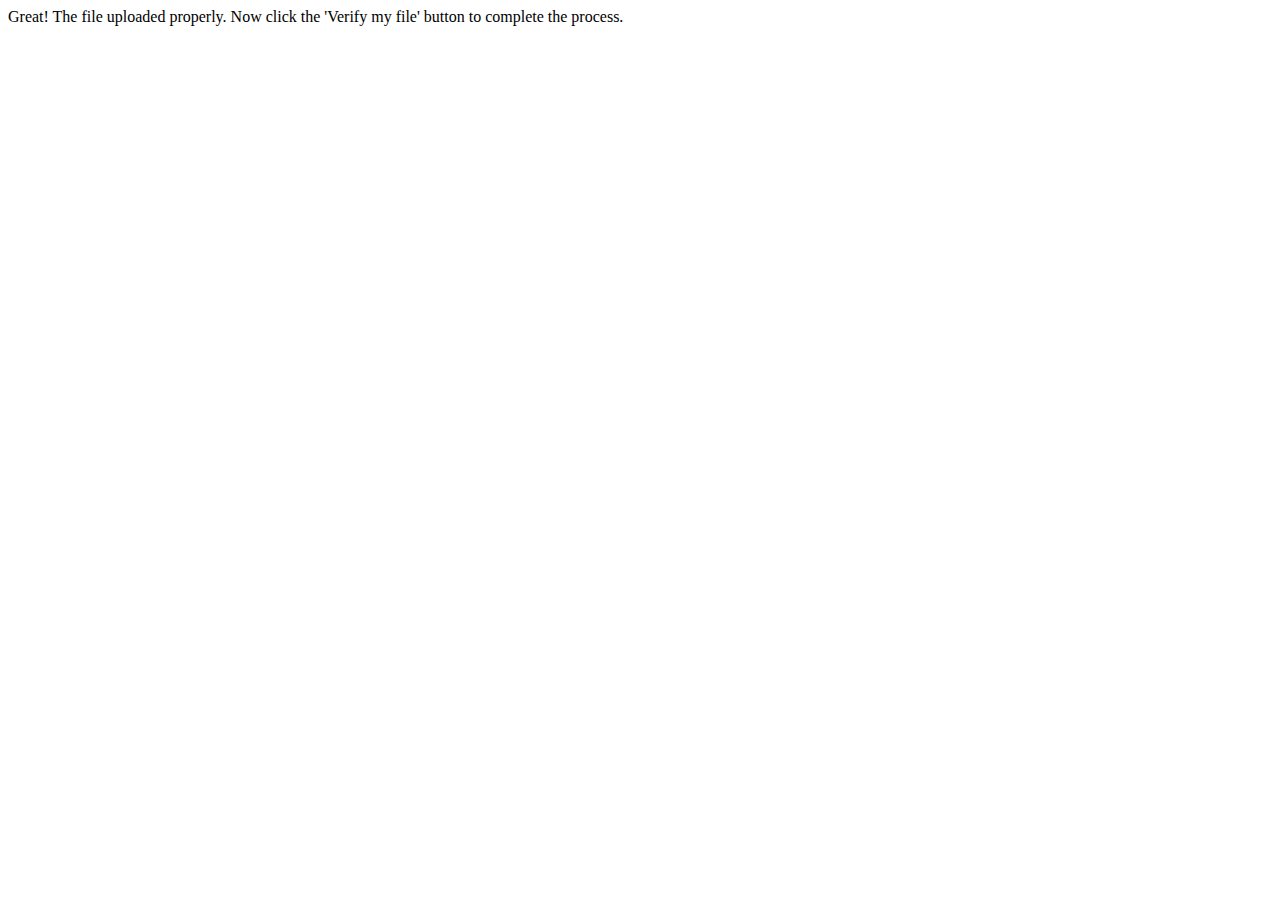
<file: ZXp13LkOPSGW4fqU1qTeXr4loho.html>
<html>
    <head>
        <meta name="alexaVerifyID" content="ZXp13LkOPSGW4fqU1qTeXr4loho" />
    </head>
    <body>
        <p>Great! The file uploaded properly.  Now click the 'Verify my file' button to
        complete the process.</p>
    </body>
</html>
</file>
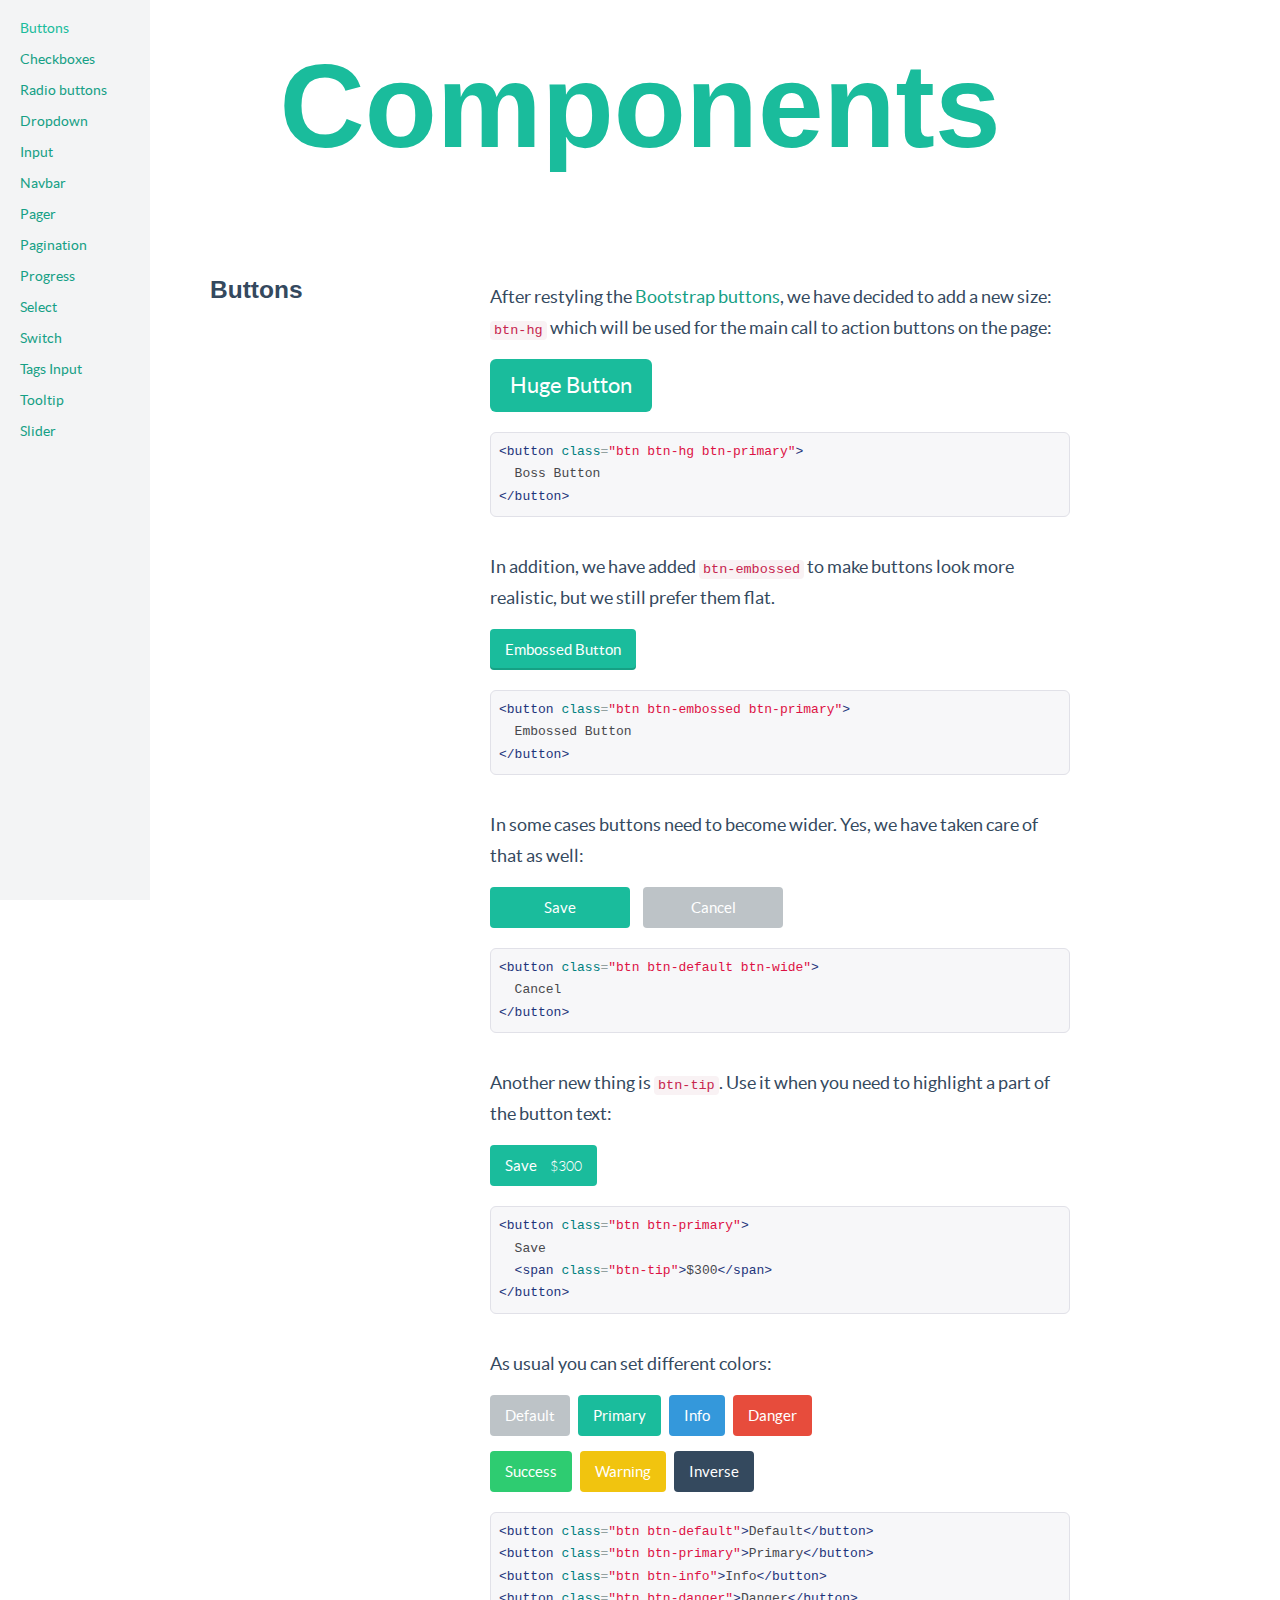
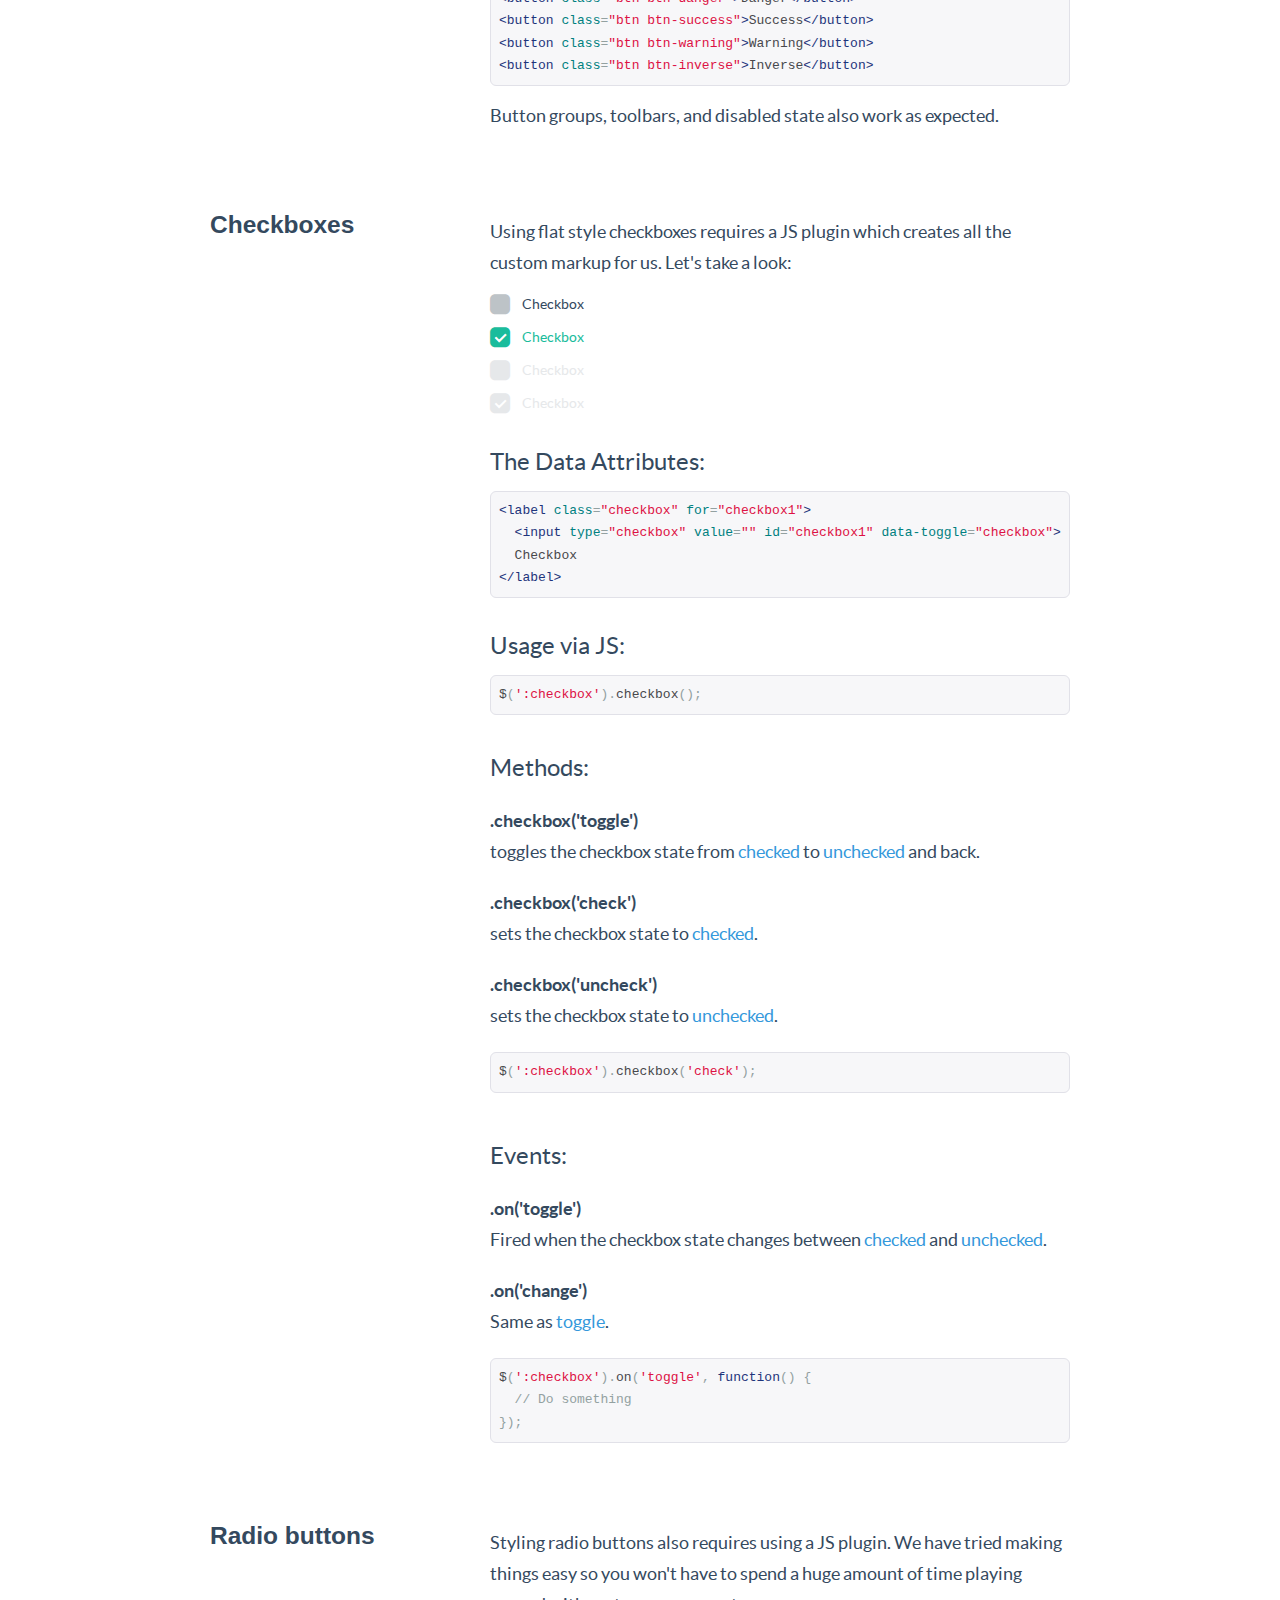
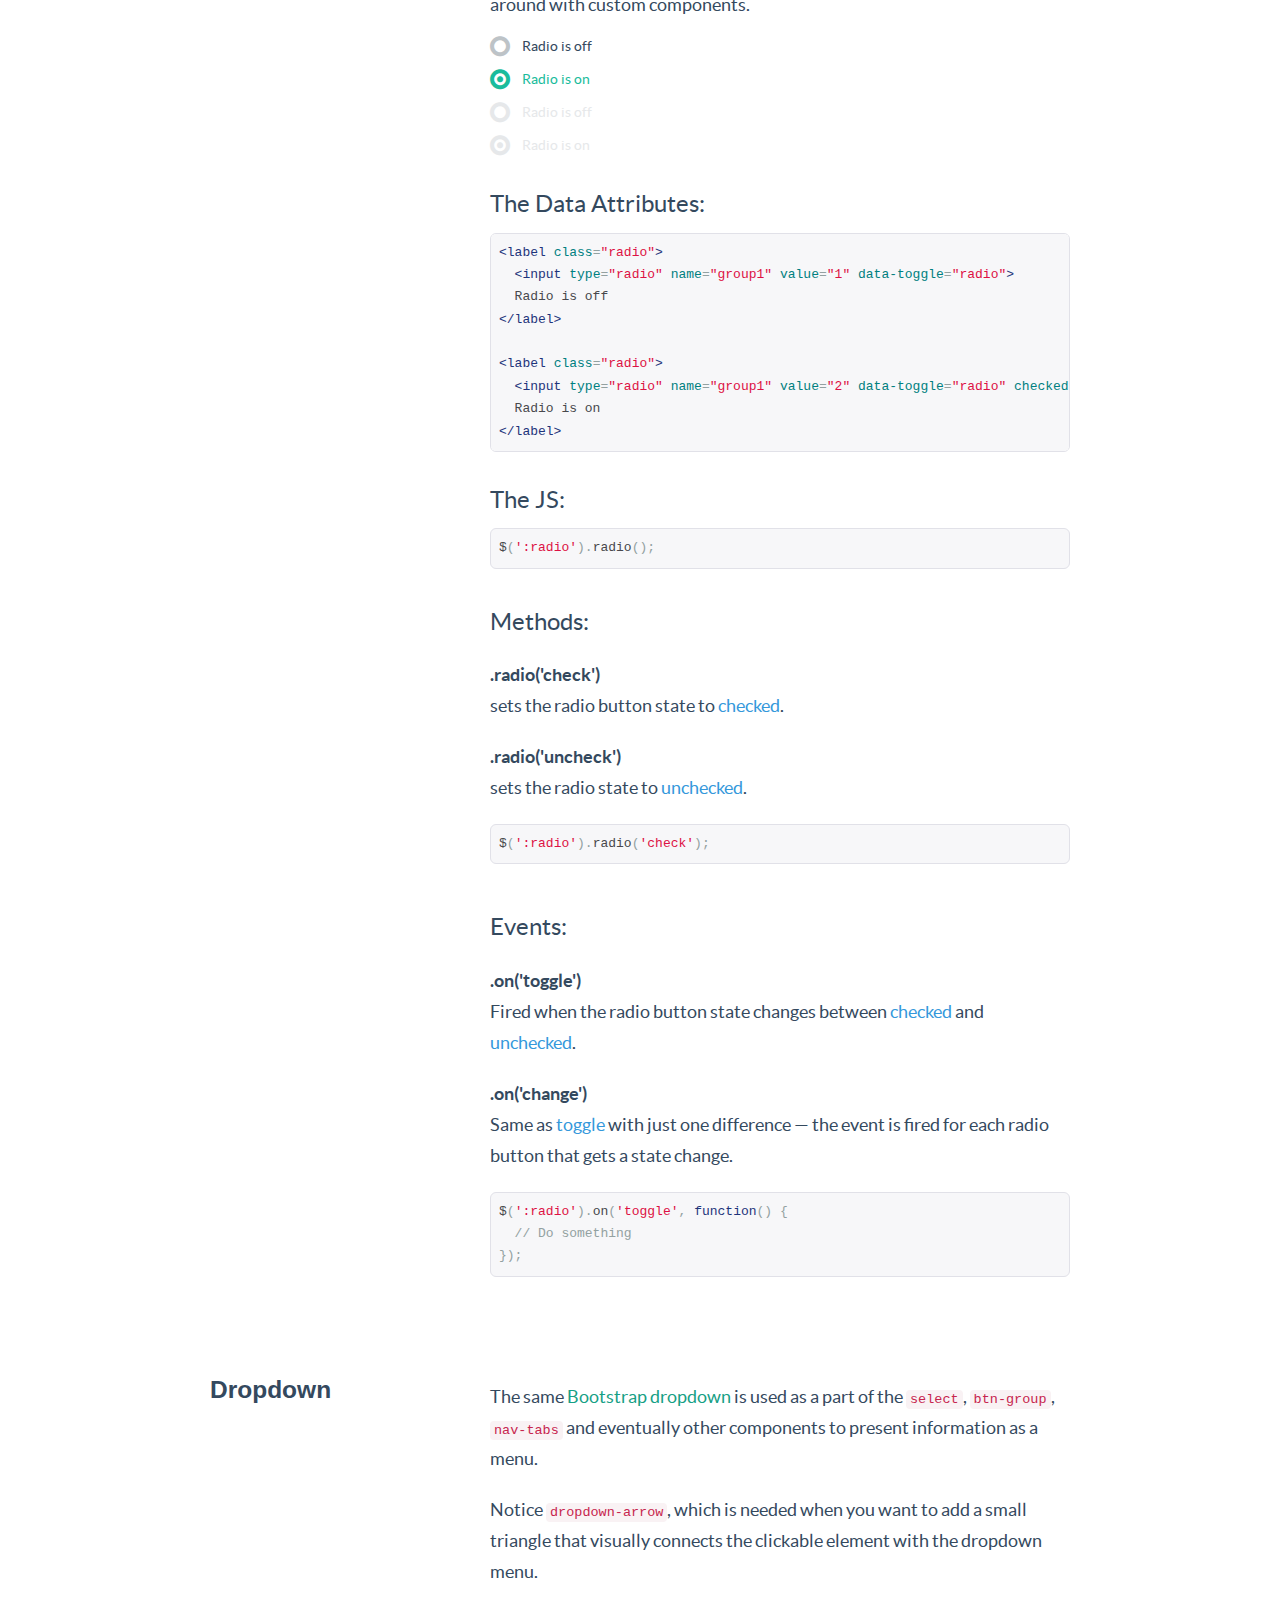
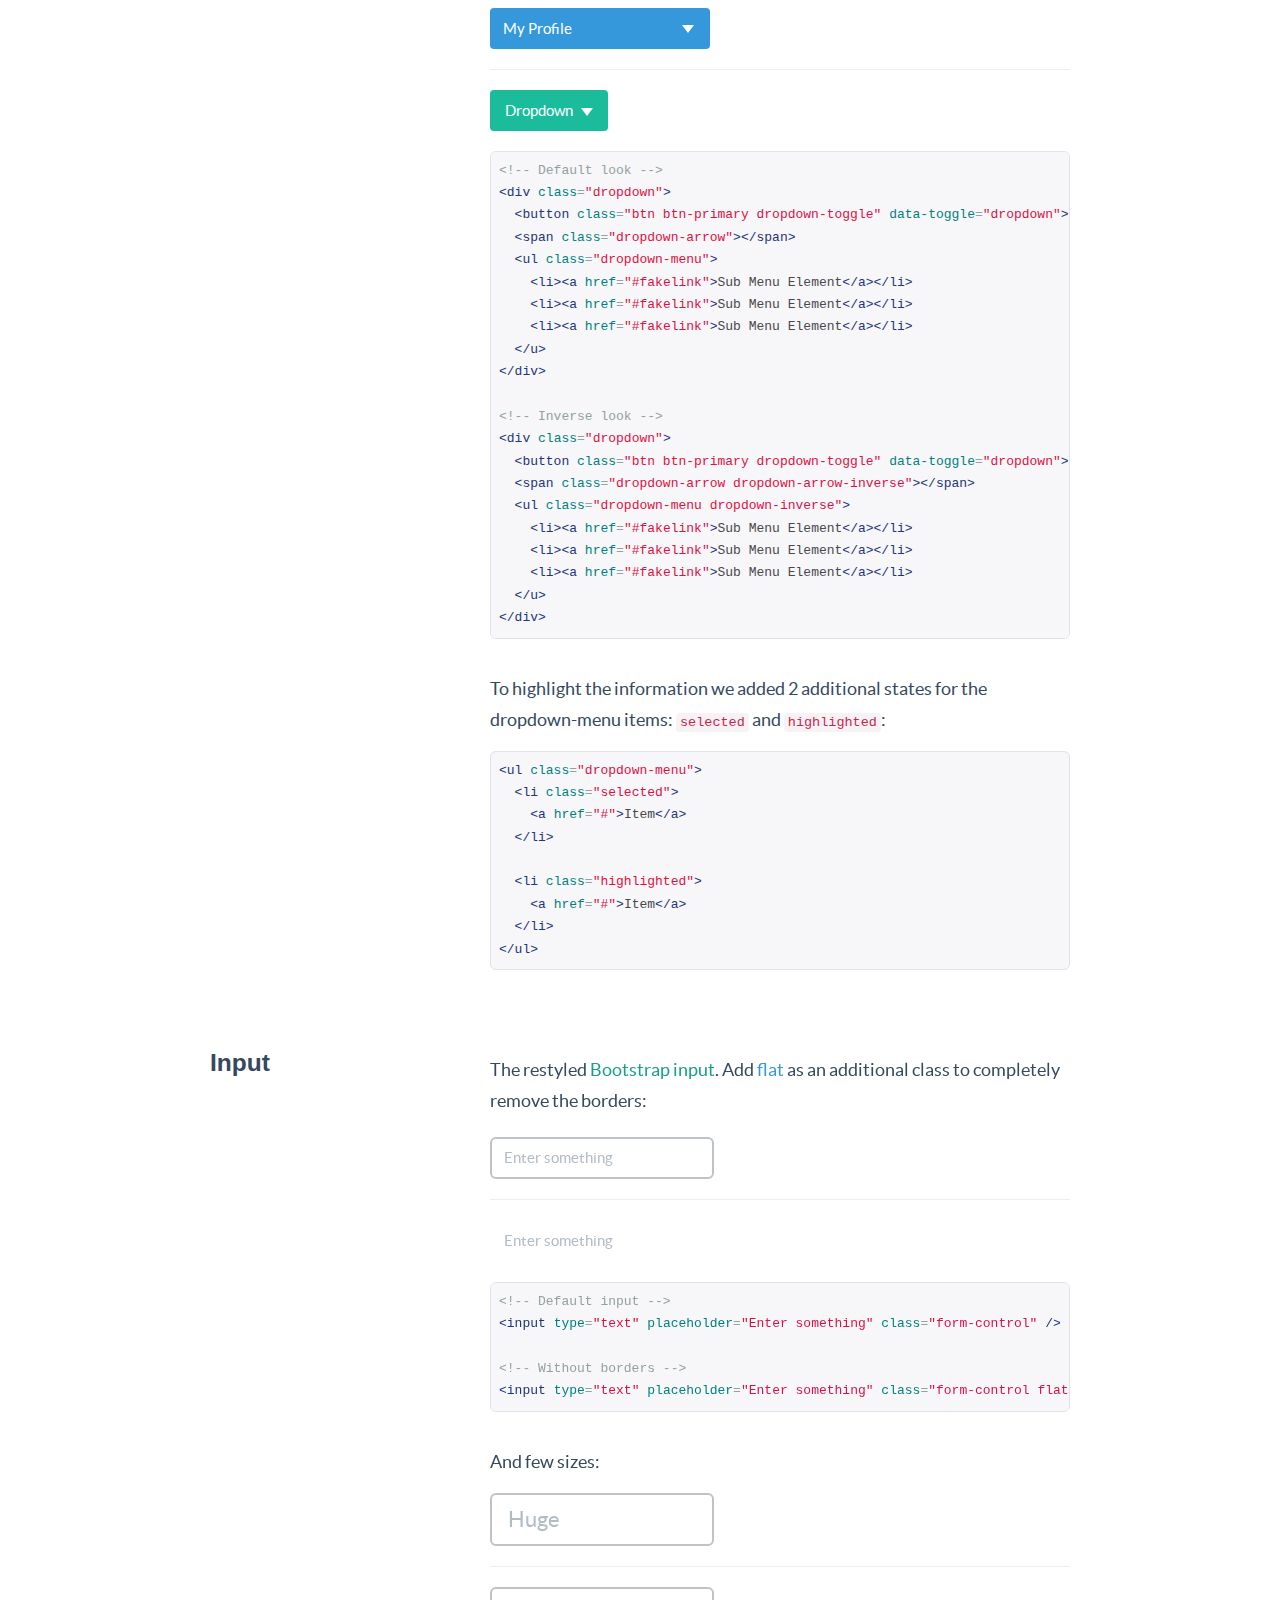
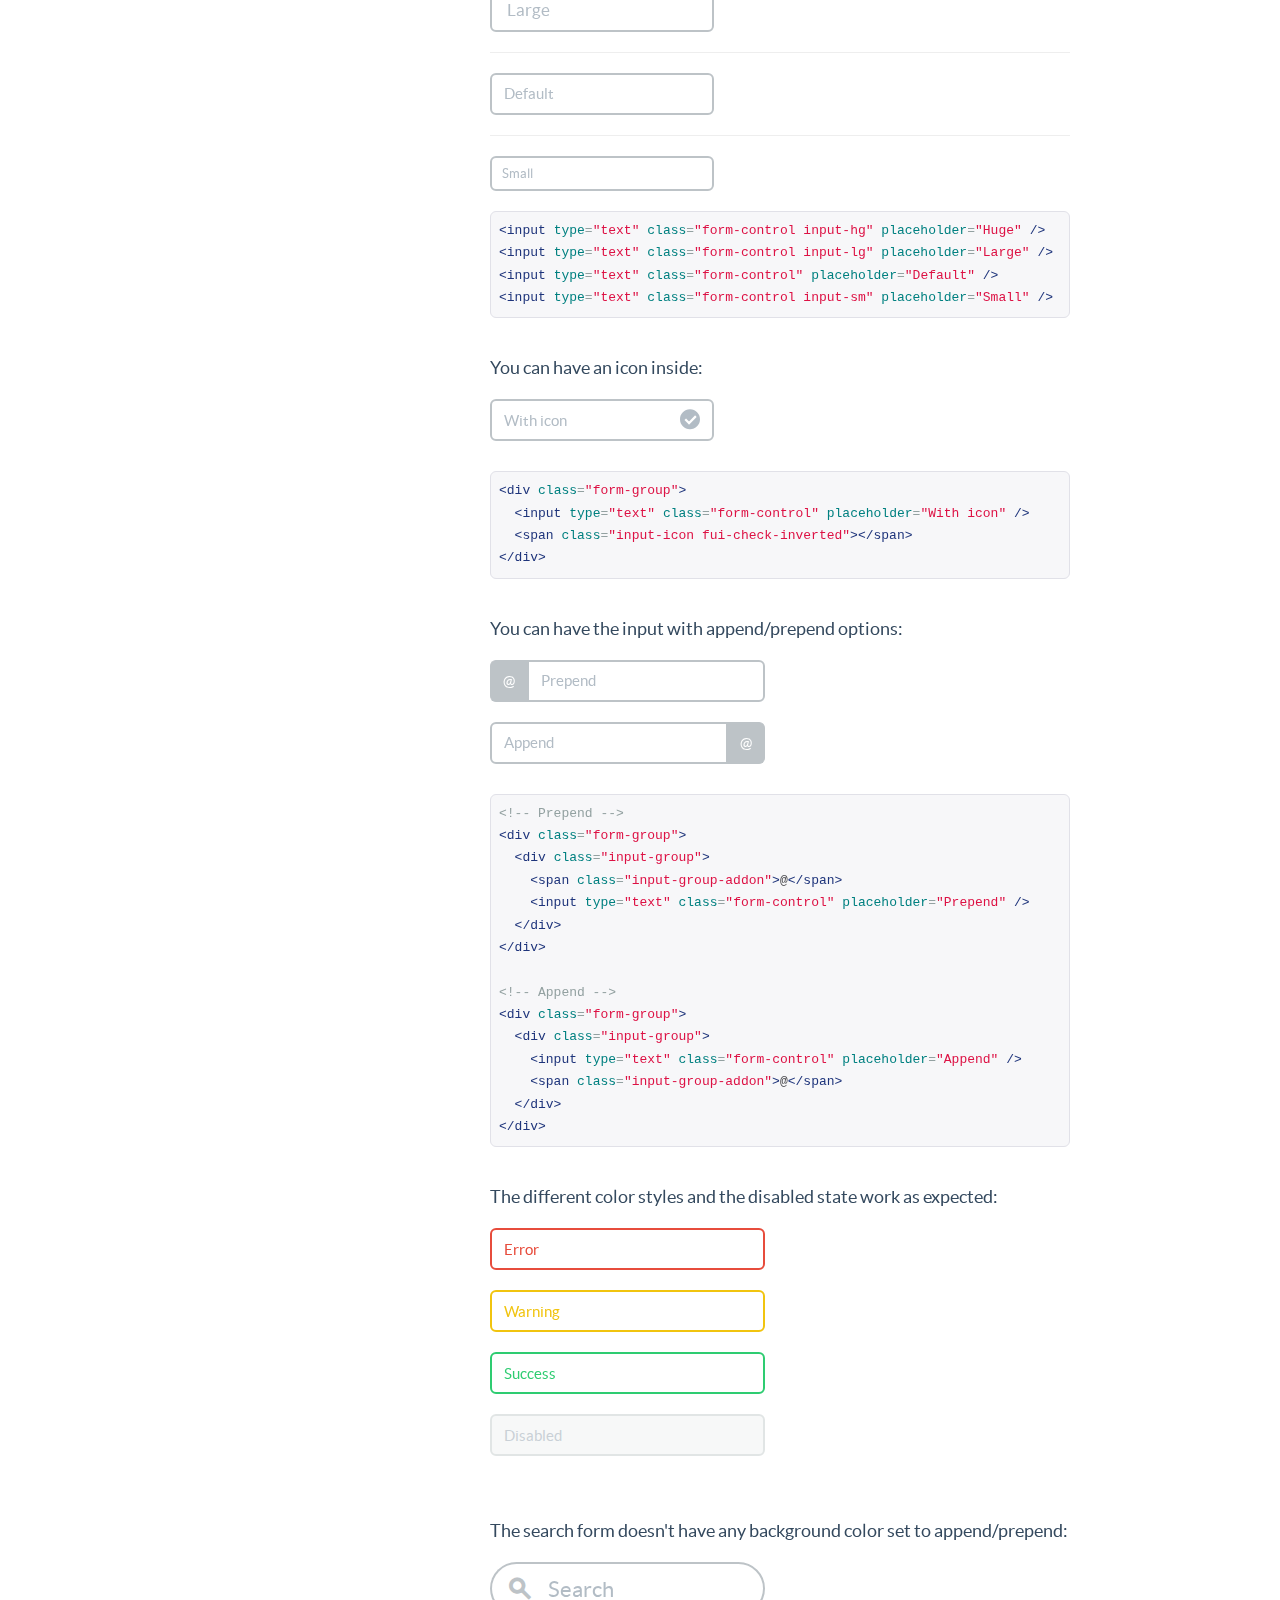
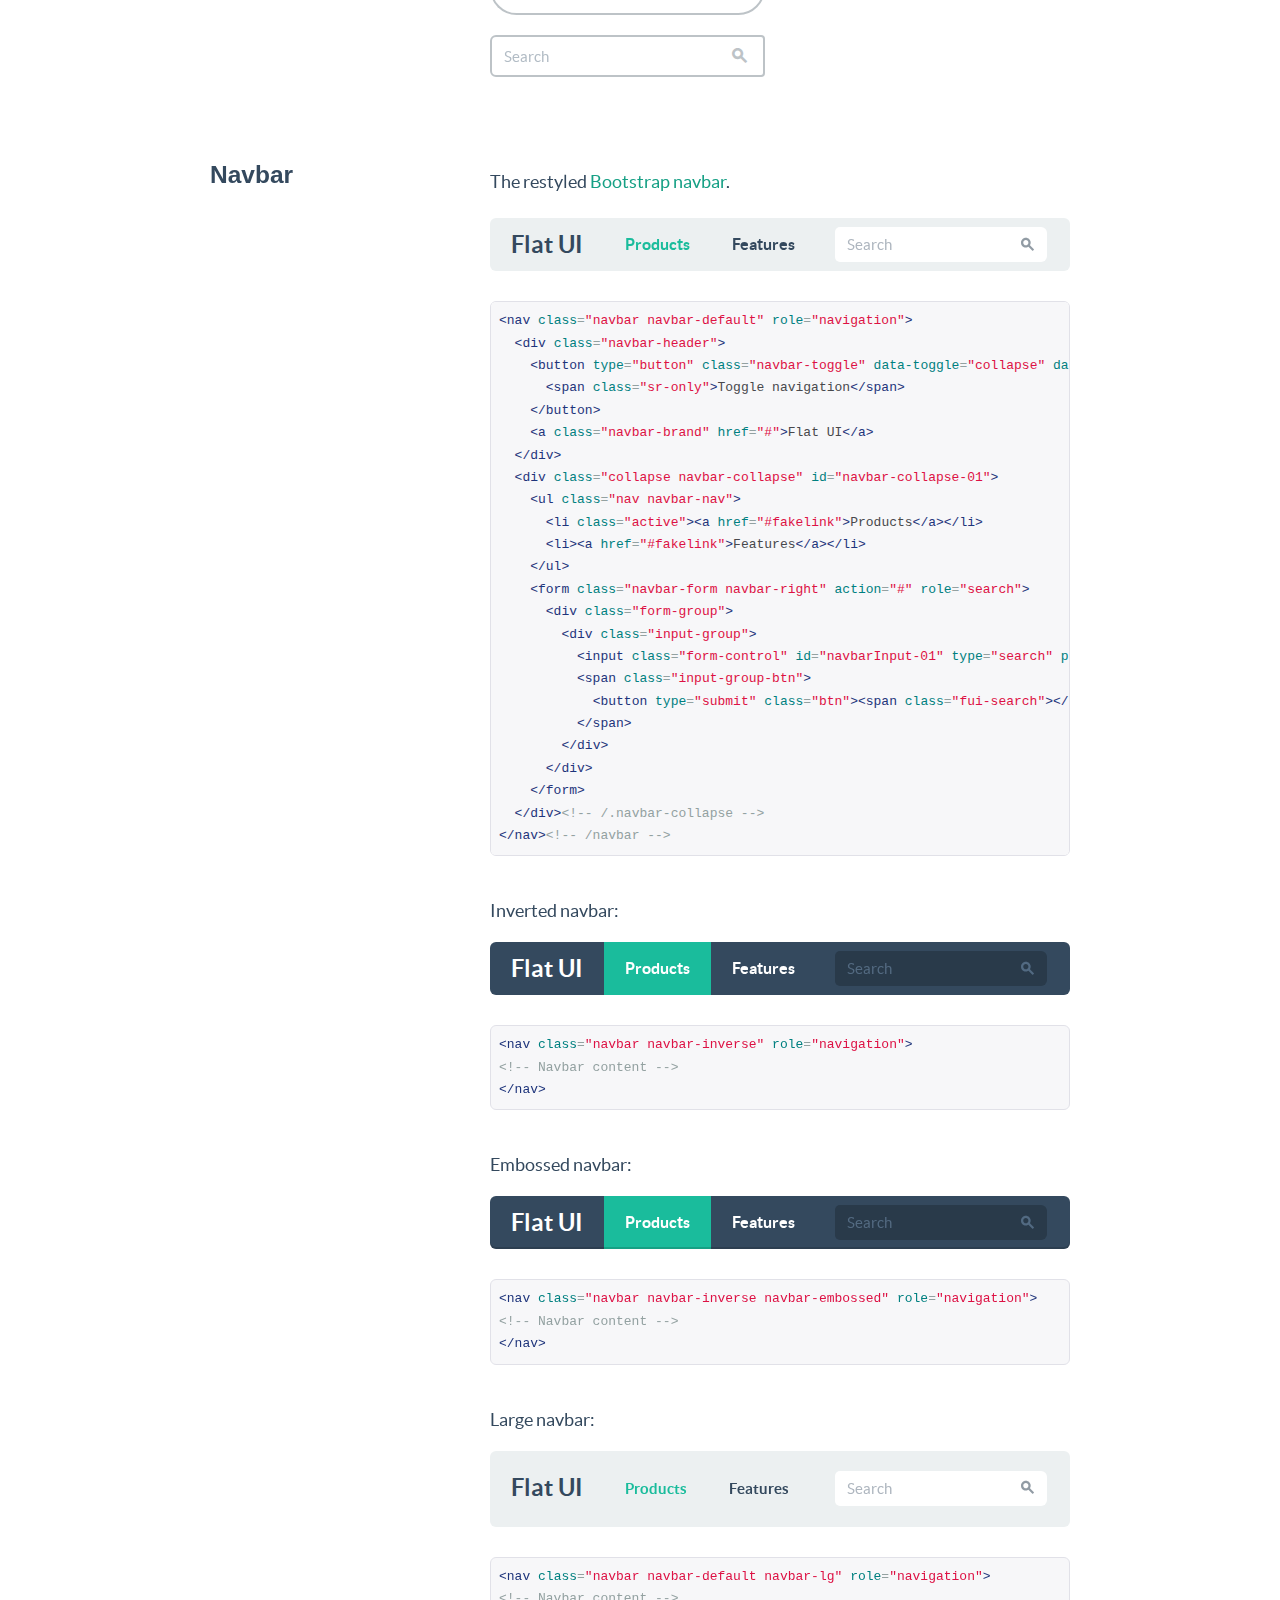
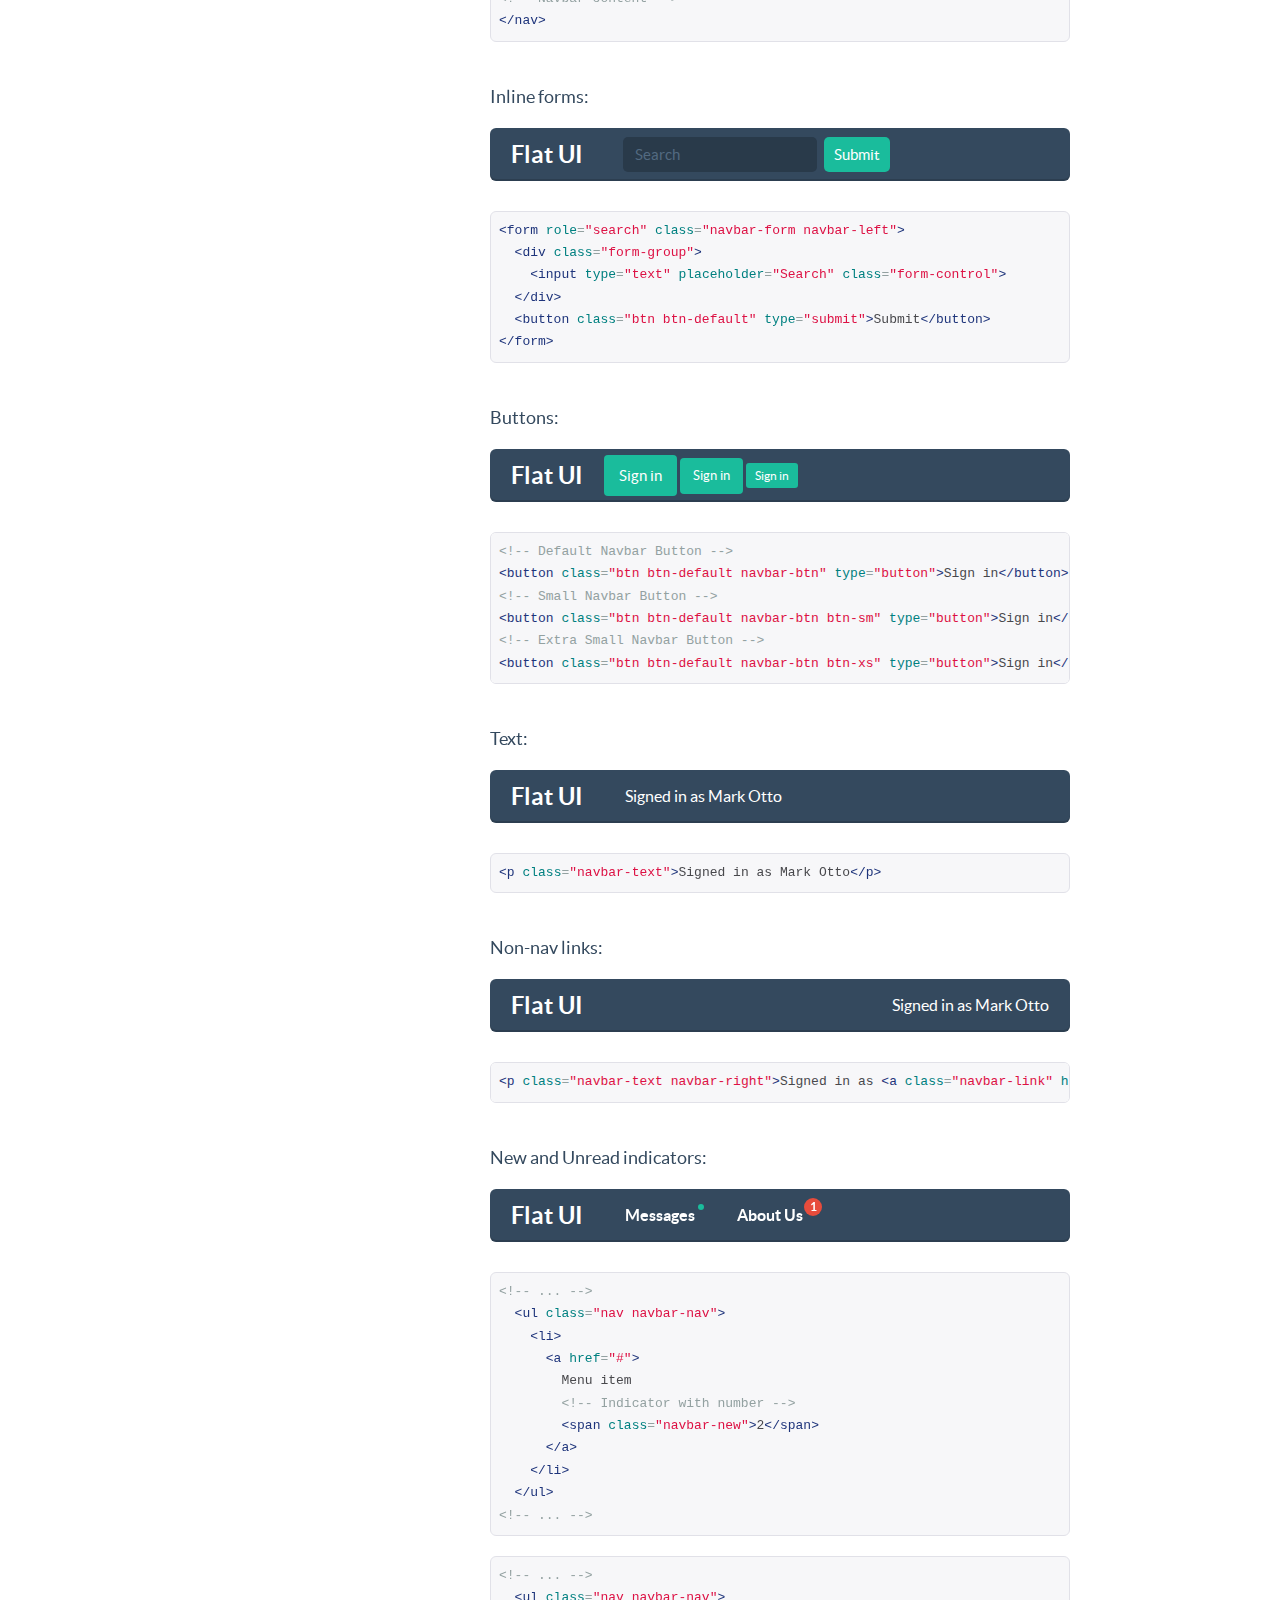
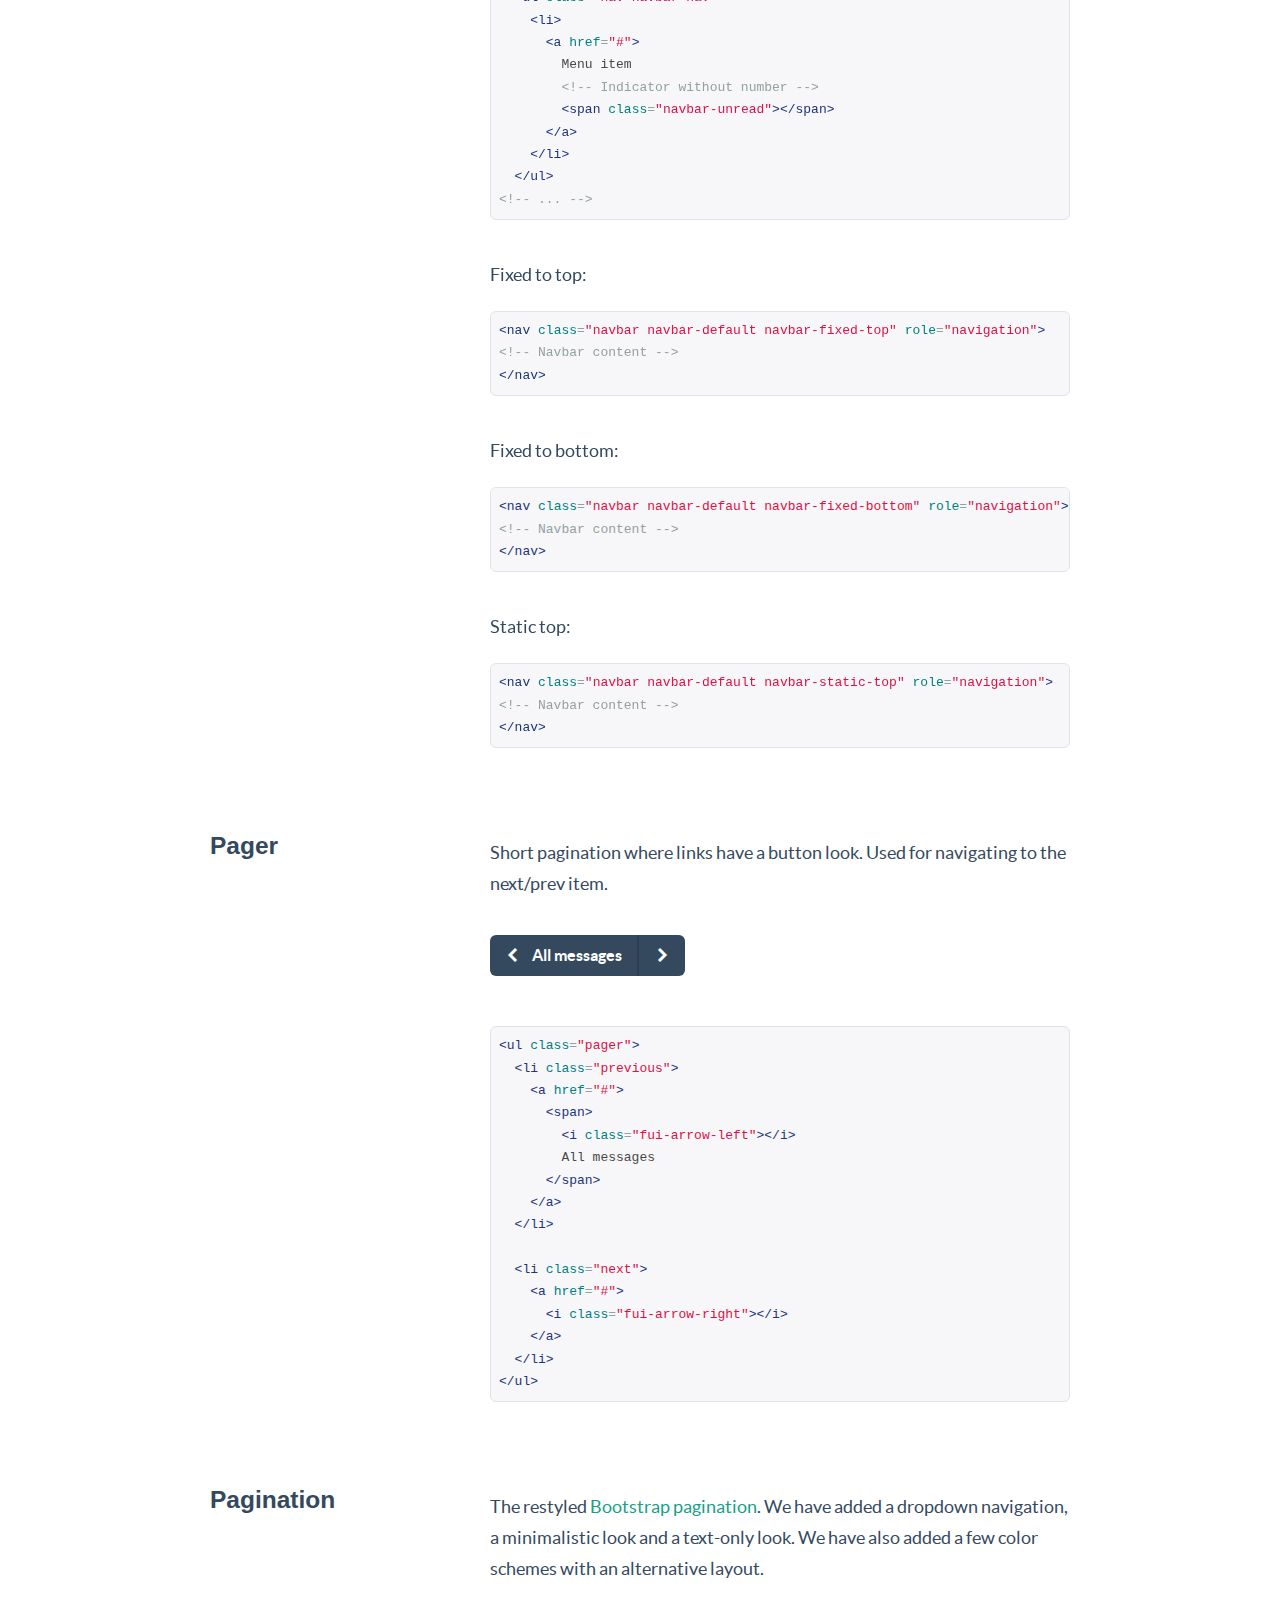
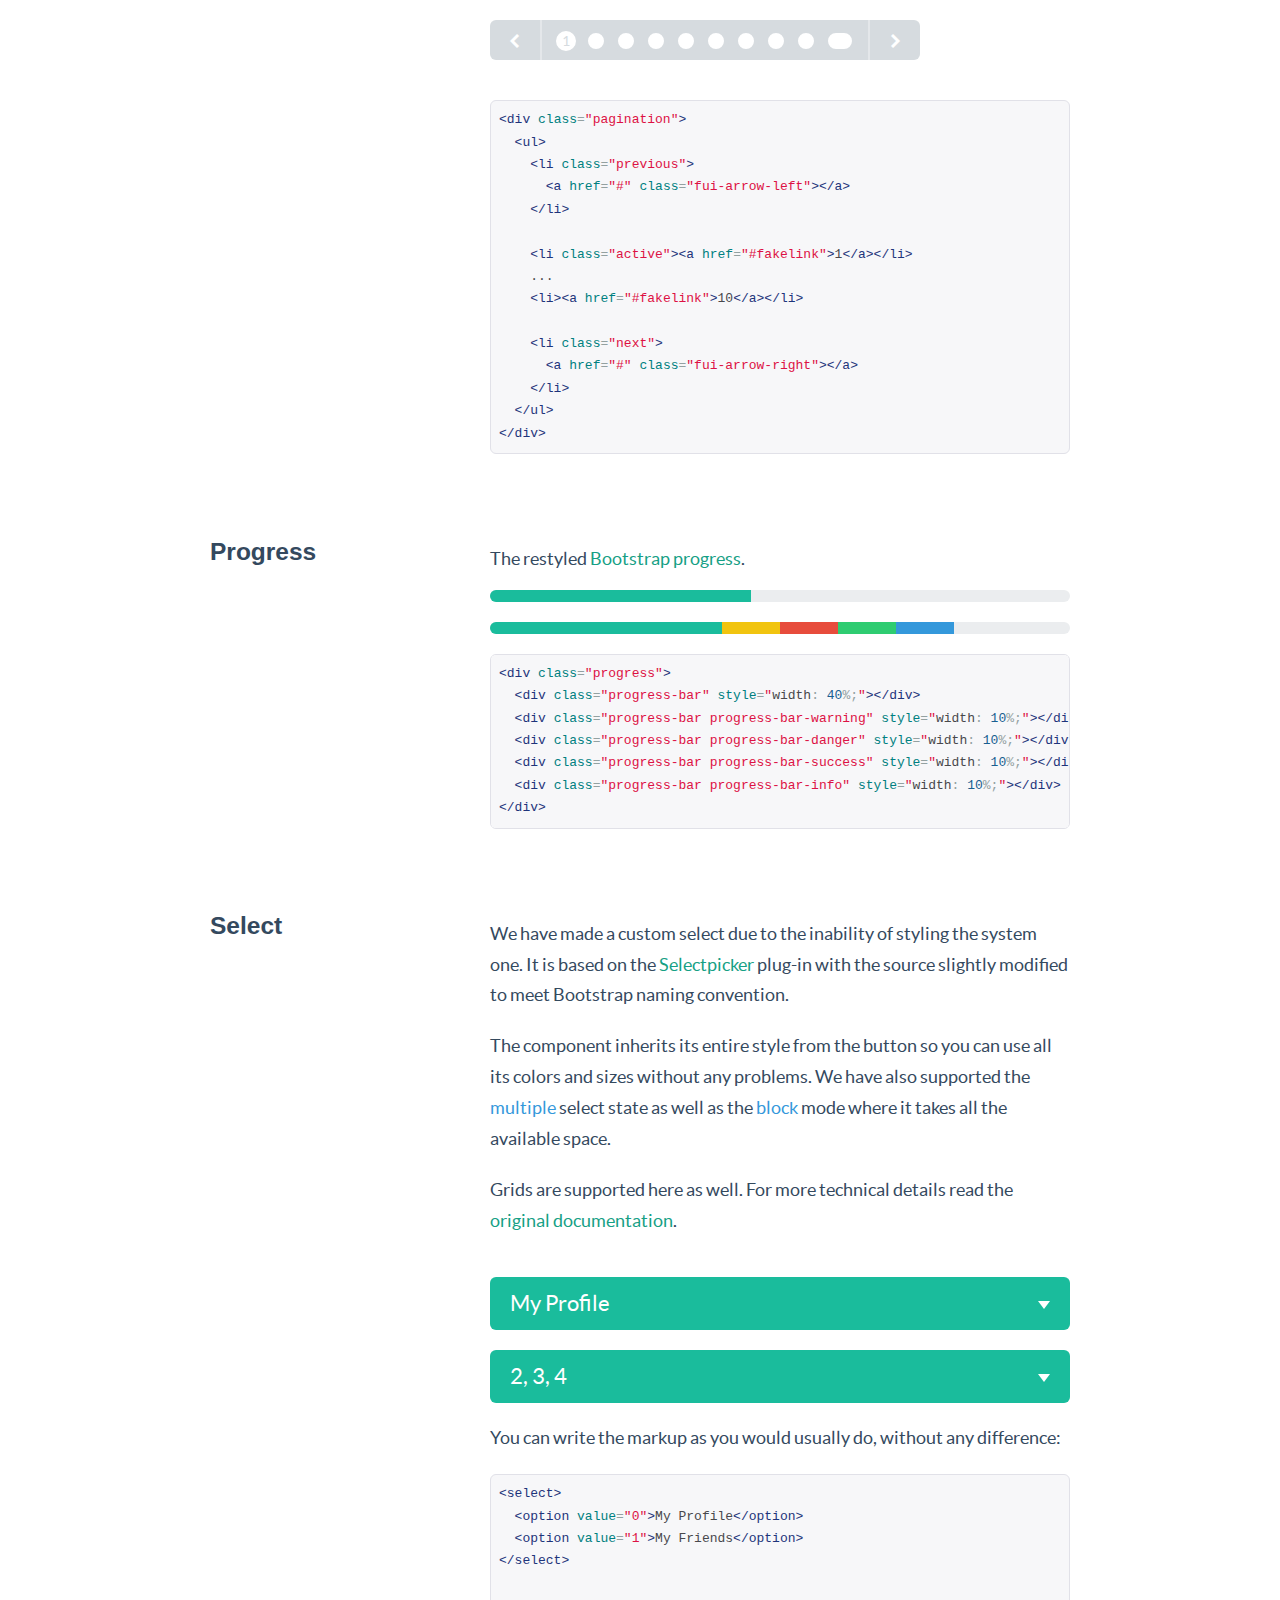
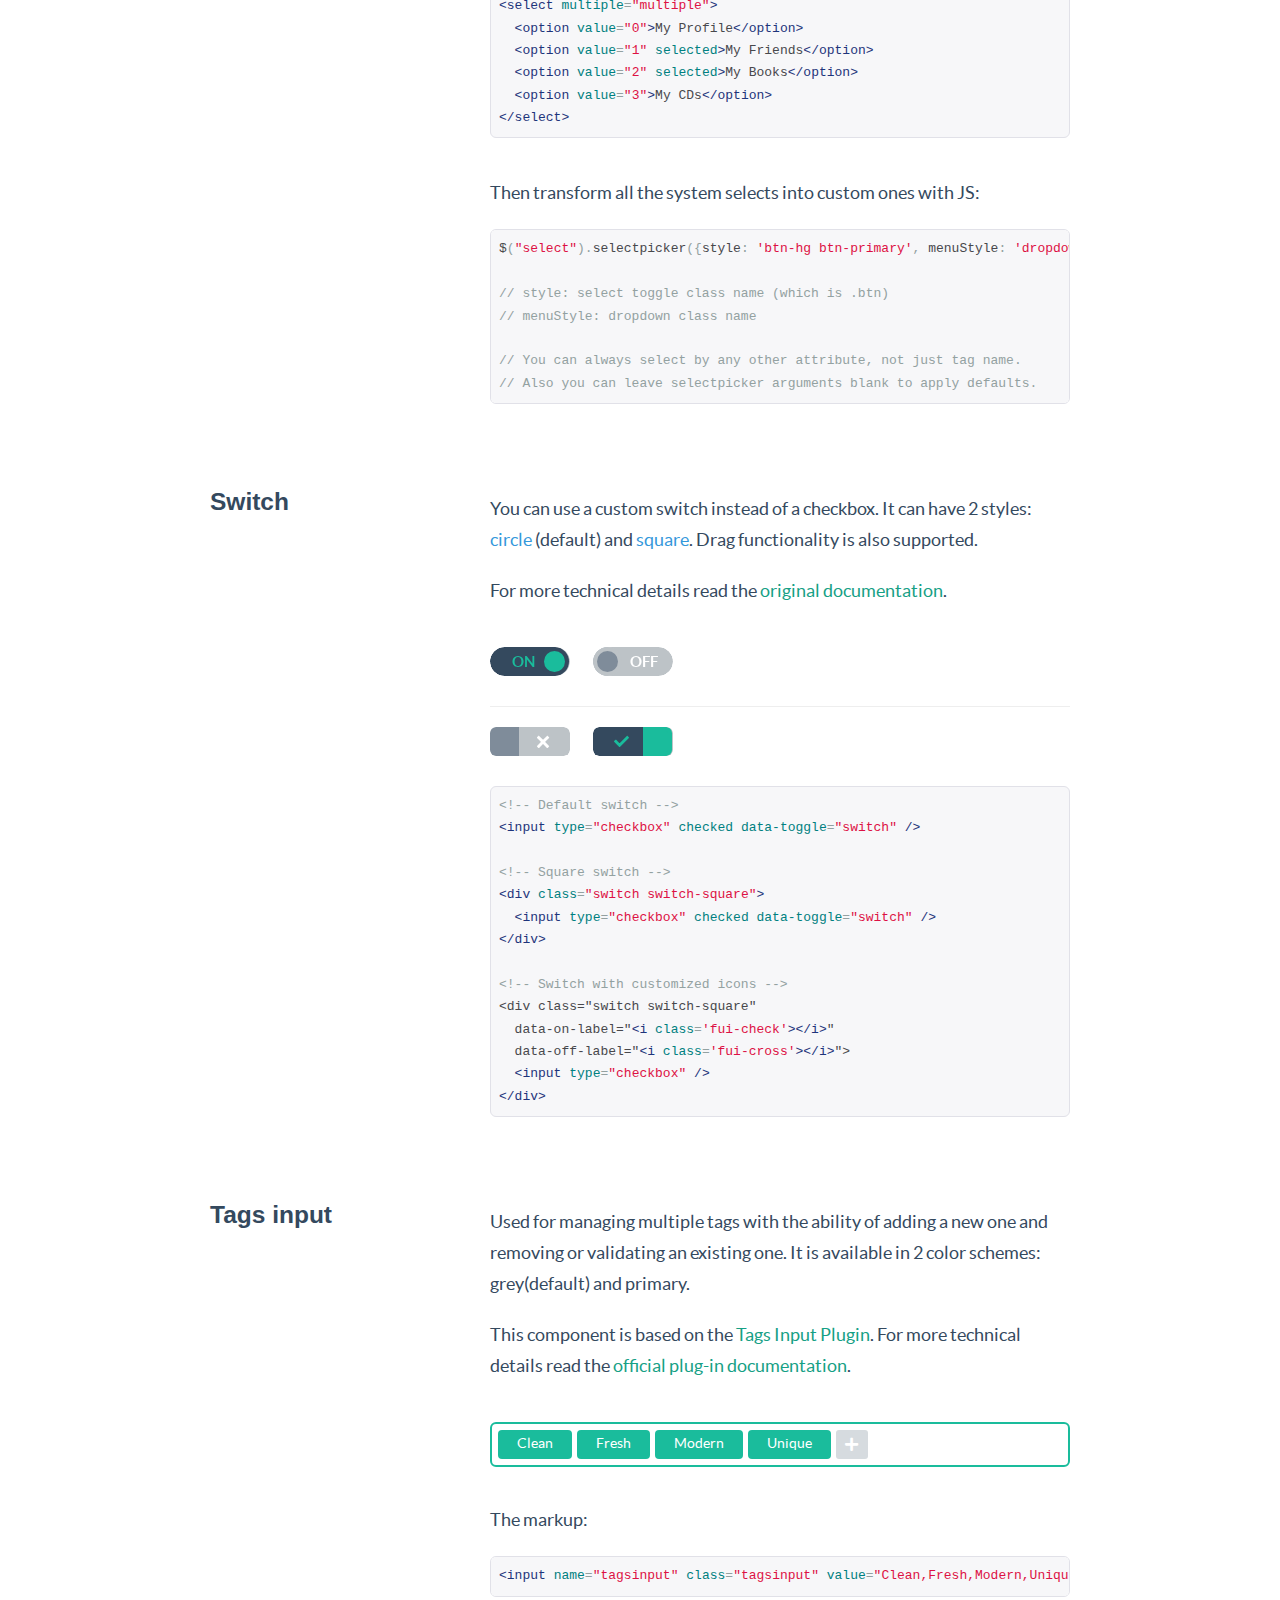
<file: startup-framework/flat-ui/components.html>
<!DOCTYPE html>
<html lang="en">
  <head>
    <meta charset="utf-8">
    <title>Components &middot; Flat UI Free</title>
    <meta name="viewport" content="width=device-width, initial-scale=1.0">

    <!-- Loading Bootstrap -->
    <link href="bootstrap/css/bootstrap.css" rel="stylesheet">
    <link href="bootstrap/css/prettify.css" rel="stylesheet">

    <!-- Loading Flat UI -->
    <link href="css/flat-ui.css" rel="stylesheet">
    <link href="css/docs.css" rel="stylesheet">

    <link rel="shortcut icon" href="images/favicon.ico">

    <!-- HTML5 shim, for IE6-8 support of HTML5 elements. All other JS at the end of file. -->
    <!--[if lt IE 9]>
      <script src="js/html5shiv.js"></script>
      <script src="js/respond.min.js"></script>
    <![endif]-->
  </head>
  <body>
    <ul class="demo-sidebar hide-on-tablets">
      <li><a href="#fui-button">Buttons</a></li>
      <li><a href="#fui-checkbox">Checkboxes</a></li>
      <li><a href="#fui-radio">Radio buttons</a></li>
      <li><a href="#fui-dropdown">Dropdown</a></li>
      <li><a href="#fui-input">Input</a></li>
      <li><a href="#fui-navbar">Navbar</a></li>
      <li><a href="#fui-pager">Pager</a></li>
      <li><a href="#fui-pagination">Pagination</a></li>
      <li><a href="#fui-progress">Progress</a></li>
      <li><a href="#fui-select">Select</a></li>
      <li><a href="#fui-switch">Switch</a></li>
      <li><a href="#fui-tagsinput">Tags Input</a></li>
      <li><a href="#fui-tooltip">Tooltip</a></li>
      <li><a href="#fui-slider">Slider</a></li>
    </ul> <!-- /nav -->

		<h1 class="demo-headline">Components</h1>		
    <div class="container">    	
    	<div id="fui-button" class="pbl"></div>
    	
      <div class="demo-row">
        <div class="demo-title">
          <h3>Buttons</h3>
        </div>

        <div class="demo-content">
          <p>
            After restyling the <a href="http://getbootstrap.com/css/#buttons">Bootstrap buttons</a>, we have decided to add a new size: <code>btn-hg</code> which will be used for the main call to action buttons on the page:
          </p>
          <p class="mbl">
            <button class="btn btn-hg btn-primary">Huge Button</button>
          </p>
<pre class="prettyprint">
&lt;button class="btn btn-hg btn-primary"&gt;
  Boss Button
&lt;/button&gt;
</pre>

          <p class="ptl">
            In addition, we have added <code>btn-embossed</code> to make buttons look more realistic, but we still prefer them flat.
          </p>
          <p class="mbl">
            <button class="btn btn-embossed btn-primary">Embossed Button</button>
          </p>
<pre class="prettyprint">
&lt;button class="btn btn-embossed btn-primary"&gt;
  Embossed Button
&lt;/button&gt;
</pre>

          <p class="ptl">
            In some cases buttons need to become wider. Yes, we have taken care of that as well:
          </p>
          <p class="mbl">
            <button class="btn btn-wide btn-primary mrm">Save</button>
            <button class="btn btn-wide btn-default">Cancel</button>
          </p>
<pre class="prettyprint">
&lt;button class="btn btn-default btn-wide"&gt;
  Cancel
&lt;/button&gt;
</pre>

          <p class="ptl">
            Another new thing is <code>btn-tip</code>. Use it when you need to highlight a part of the button text:
          </p>
          <p class="mbl">
            <button class="btn btn-primary">
              Save
              <span class="btn-tip">$300</span>
            </button>
          </p>
<pre class="prettyprint">
&lt;button class="btn btn-primary"&gt;
  Save
  &lt;span class="btn-tip"&gt;$300&lt;/span&gt;
&lt;/button&gt;
</pre>

          <p class="ptl">
            As usual you can set different colors:
          </p>
          <p>
	          <button class="btn btn-default mrs">Default</button>
            <button class="btn btn-primary mrs">Primary</button>
            <button class="btn btn-info mrs">Info</button>
            <button class="btn btn-danger mrs">Danger</button>
          </p>
          <p class="mbl">            
            <button class="btn btn-success mrs">Success</button>
            <button class="btn btn-warning mrs">Warning</button>
            <button class="btn btn-inverse mrs">Inverse</button>
          </p>
<pre class="prettyprint">
&lt;button class="btn btn-default"&gt;Default&lt;/button&gt;
&lt;button class="btn btn-primary"&gt;Primary&lt;/button&gt;
&lt;button class="btn btn-info"&gt;Info&lt;/button&gt;
&lt;button class="btn btn-danger"&gt;Danger&lt;/button&gt;
&lt;button class="btn btn-success"&gt;Success&lt;/button&gt;
&lt;button class="btn btn-warning"&gt;Warning&lt;/button&gt;
&lt;button class="btn btn-inverse"&gt;Inverse&lt;/button&gt;
</pre>

          <p>
            Button groups, toolbars, and disabled state also work as expected.
          </p>
        </div>        
      </div><!-- /.demo-row -->
      
			<div id="fui-checkbox" class="pbl"></div>
			
      <div class="demo-row">      	
        <div class="demo-title">
          <h3>Checkboxes</h3>
        </div>

        <div class="demo-content">
          <p>
            Using flat style checkboxes requires a JS plugin which creates all the custom markup for us. Let's take a look:
          </p>
          <label class="checkbox" for="checkbox1">
            <input type="checkbox" value="" id="checkbox1" data-toggle="checkbox">
            Checkbox
          </label>
          <label class="checkbox" for="checkbox2">
            <input type="checkbox" value="" id="checkbox2" checked="checked" data-toggle="checkbox">
            Checkbox
          </label>
          <label class="checkbox" for="checkbox3">
            <input type="checkbox" value="" id="checkbox3" data-toggle="checkbox" disabled="">
            Checkbox
          </label>
          <label class="checkbox" for="checkbox4">
            <input type="checkbox" value="" id="checkbox4" checked="checked" data-toggle="checkbox" disabled="">
            Checkbox
          </label>

          <h6 class="ptl">The Data Attributes:</h6>
<pre class="prettyprint">
&lt;label class="checkbox" for="checkbox1"&gt;
  &lt;input type="checkbox" value="" id="checkbox1" data-toggle="checkbox"&gt;
  Checkbox
&lt;/label&gt;
</pre>

          <h6 class="ptl">Usage via JS:</h6>
<pre class="prettyprint">
$(':checkbox').checkbox();
</pre>

          <div class="pvm">
            <h6>Methods:</h6>
          </div>
          <p class="mbl">
            <strong>.checkbox('toggle')</strong>
            <br/>
            toggles the checkbox state from <span class="text-info">checked</span>
            to <span class="text-info">unchecked</span> and back.
          </p>
          <p class="mbl">
            <strong>.checkbox('check')</strong>
            <br/>
            sets the checkbox state to <span class="text-info">checked</span>.
          </p>
          <p class="mbl">
            <strong>.checkbox('uncheck')</strong>
            <br/>
            sets the checkbox state to <span class="text-info">unchecked</span>.
          </p>
<pre class="prettyprint">
$(':checkbox').checkbox('check');
</pre>

          <div class="pbm ptl">
            <h6>Events:</h6>
          </div>
          <p class="mbl">
            <strong>.on('toggle')</strong>
            <br/>
            Fired when the checkbox state changes between
            <span class="text-info">checked</span> and
            <span class="text-info">unchecked</span>.
          </p>
          <p class="mbl">
            <strong>.on('change')</strong>
            <br/>
            Same as <span class="text-info">toggle</span>.
          </p>
<pre class="prettyprint">
$(':checkbox').on('toggle', function() {
  // Do something
});
</pre>          
          
        </div> <!-- /.demo-content -->
      </div> <!-- /.demo-row -->
      
      <div id="fui-radio" class="pbl"></div>

      <div class="demo-row">
        <div class="demo-title">
          <h3>Radio buttons</h3>
        </div>

        <div class="demo-content">
          <p>
            Styling radio buttons also requires using a JS plugin. We have tried making things easy so you won't have to spend a huge amount of time playing around with custom&nbsp;components.
          </p>
          <label class="radio">
            <input type="radio" name="group1" value="1" data-toggle="radio">
            Radio is off
          </label>
          <label class="radio">
            <input type="radio" name="group1" value="2" data-toggle="radio" checked>
            Radio is on
          </label>
          <label class="radio">
            <input type="radio" name="group2" value="1" data-toggle="radio" disabled>
            Radio is off
          </label>
          <label class="radio">
            <input type="radio" name="group2" value="2" data-toggle="radio" disabled checked>
            Radio is on
          </label>

          <h6 class="ptl">The Data Attributes:</h6>
<pre class="prettyprint">
&lt;label class="radio"&gt;
  &lt;input type="radio" name="group1" value="1" data-toggle="radio"&gt;
  Radio is off
&lt;/label&gt;

&lt;label class="radio"&gt;
  &lt;input type="radio" name="group1" value="2" data-toggle="radio" checked&gt;
  Radio is on
&lt;/label&gt;
</pre>

          <h6 class="ptl">The JS:</h6>
<pre class="prettyprint">
$(':radio').radio();
</pre>

          <div class="pvm">
            <h6>Methods:</h6>
          </div>
          <p class="mbl">
            <strong>.radio('check')</strong>
            <br/>
            sets the radio button state to <span class="text-info">checked</span>.
          </p>
          <p class="mbl">
            <strong>.radio('uncheck')</strong>
            <br/>
            sets the radio state to <span class="text-info">unchecked</span>.
          </p>
<pre class="prettyprint">
$(':radio').radio('check');
</pre>

          <div class="pbm ptl">
            <h6>Events:</h6>
          </div>
          <p class="mbl">
            <strong>.on('toggle')</strong>
            <br/>
            Fired when the radio button state changes between
            <span class="text-info">checked</span> and
            <span class="text-info">unchecked</span>.
          </p>
          <p class="mbl">
            <strong>.on('change')</strong>
            <br/>
            Same as <span class="text-info">toggle</span> with just one difference &mdash; the event is fired for each radio button that gets a state change.
          </p>
<pre class="prettyprint">
$(':radio').on('toggle', function() {
  // Do something
});
</pre>
        </div> <!-- /.demo-content -->
      </div> <!-- /.demo-row -->
    </div><!-- /.container -->

		

    <div class="container ptl">    	
    	<div id="fui-dropdown" class="pbl"></div>
    
      <div class="demo-row">
        <div class="demo-title">
          <h3>Dropdown</h3>
        </div>

        <div class="demo-content">
          <p class="mbl">
            The same <a href="http://getbootstrap.com/components/#dropdowns">Bootstrap dropdown</a> is used as a part of the <code>select</code>, <code>btn-group</code>, <code>nav-tabs</code> and eventually other components to present information as a menu.
          </p>

          <p class="mbl">
            Notice <code>dropdown-arrow</code>, which is needed when you want to add a small triangle that visually connects the clickable element with the dropdown menu.
          </p>

          <select name="info" class="mbn">
            <optgroup label="Profile">
              <option value="0">My Profile</option>
              <option value="1">My Friends</option>
            </optgroup>
            <optgroup label="System">
              <option value="2">Messages</option>
              <option value="3">My Settings</option>
              <option value="4" class="highlighted">Logout</option>
            </optgroup>
          </select>

          <hr/>
          
          <div class="row">
          	<div class="col-md-3">
	          	<div class="dropdown">
		          	<button class="btn btn-primary dropdown-toggle" data-toggle="dropdown">Dropdown<span class="caret"></span></button>
							  <span class="dropdown-arrow dropdown-arrow-inverse"></span>
		            <ul class="dropdown-menu dropdown-inverse">
		              <li><a href="#fakelink">Sub Menu Element</a></li>
		              <li><a href="#fakelink">Sub Menu Element</a></li>
		              <li><a href="#fakelink">Sub Menu Element</a></li>
		            </ul>
							</div>
          	</div>
          </div>
          

          <div class="pvl">
<pre class="prettyprint">
&lt;!-- Default look --&gt;
&lt;div class="dropdown"&gt;
  &lt;button class="btn btn-primary dropdown-toggle" data-toggle="dropdown">Dropdown&lt;span class="caret"&gt;&lt;/span&gt;&lt;/button&gt;
  &lt;span class="dropdown-arrow"&gt;&lt;/span&gt;
  &lt;ul class="dropdown-menu"&gt;
    &lt;li&gt;&lt;a href="#fakelink">Sub Menu Element&lt;/a&gt;&lt;/li&gt;
    &lt;li&gt;&lt;a href="#fakelink">Sub Menu Element&lt;/a&gt;&lt;/li&gt;
    &lt;li&gt;&lt;a href="#fakelink">Sub Menu Element&lt;/a&gt;&lt;/li&gt;
  &lt;/u&gt;
&lt;/div&gt;

&lt;!-- Inverse look --&gt;
&lt;div class="dropdown"&gt;
  &lt;button class="btn btn-primary dropdown-toggle" data-toggle="dropdown">Dropdown&lt;span class="caret"&gt;&lt;/span&gt;&lt;/button&gt;
  &lt;span class="dropdown-arrow dropdown-arrow-inverse"&gt;&lt;/span&gt;
  &lt;ul class="dropdown-menu dropdown-inverse"&gt;
    &lt;li&gt;&lt;a href="#fakelink">Sub Menu Element&lt;/a&gt;&lt;/li&gt;
    &lt;li&gt;&lt;a href="#fakelink">Sub Menu Element&lt;/a&gt;&lt;/li&gt;
    &lt;li&gt;&lt;a href="#fakelink">Sub Menu Element&lt;/a&gt;&lt;/li&gt;
  &lt;/u&gt;
&lt;/div&gt;
</pre>
          </div>

          <p>
            To highlight the information we added 2 additional states for the dropdown-menu items: <code>selected</code> and <code>highlighted</code>:
          </p>
<pre class="prettyprint">
&lt;ul class="dropdown-menu"&gt;
  &lt;li class="selected"&gt;
    &lt;a href="#"&gt;Item&lt;/a&gt;
  &lt;/li&gt;

  &lt;li class="highlighted"&gt;
    &lt;a href="#"&gt;Item&lt;/a&gt;
  &lt;/li&gt;
&lt;/ul&gt;
</pre>
        </div> <!-- /.demo-content -->
      </div> <!-- /.demo-row -->

			<div id="fui-input" class="pbl"></div>

      <div class="demo-row">
        <div class="demo-title">
          <h3>Input</h3>
        </div>

        <div class="demo-content">
          <p class="mbl">
            The restyled <a href="http://getbootstrap.com/css/#forms">Bootstrap input</a>. Add <span class="text-info">flat</span> as an additional class to completely remove the borders:
          </p>
					
					<div class="row">
						<div class="col-lg-5">
							<input type="text" value="" placeholder="Enter something" class="form-control" />
						</div>
					</div>
					<hr />
					<div class="row">
						<div class="col-lg-5">
							<input type="text" value="" placeholder="Enter something" class="form-control flat" />
						</div>
					</div>
<pre class="prettyprint mtl">
&lt;!-- Default input --&gt;
&lt;input type="text" placeholder="Enter something" class="form-control" /&gt;

&lt;!-- Without borders --&gt;
&lt;input type="text" placeholder="Enter something" class="form-control flat" /&gt;
</pre>

          <p class="ptl">And few sizes:</p>
          <div class="row">
          	<div class="col-lg-5">
	          	<input type="text" value="" placeholder="Huge" class="form-control input-hg" />
          	</div>
          </div>
          <hr />
          <div class="row">
          	<div class="col-lg-5">
	          	<input type="text" value="" placeholder="Large" class="form-control input-lg" />
          	</div>
          </div>
          <hr />
          <div class="row">
          	<div class="col-lg-5">
	          	<input type="text" value="" placeholder="Default" class="form-control" />
          	</div>
          </div>
          <hr />
          <div class="row">
          	<div class="col-lg-5">
	          	<input type="text" value="" placeholder="Small" class="form-control input-sm" />
          	</div>
          </div>
<pre class="prettyprint mtl">
&lt;input type="text" class="form-control input-hg" placeholder="Huge" /&gt;
&lt;input type="text" class="form-control input-lg" placeholder="Large" /&gt;
&lt;input type="text" class="form-control" placeholder="Default" /&gt;
&lt;input type="text" class="form-control input-sm" placeholder="Small" /&gt;
</pre>

          <p class="ptl">You can have an icon inside:</p>
          <div class="row">
          	<div class="col-lg-5">
	          	<div class="form-group">
	              <input type="text" value="" placeholder="With icon" class="form-control" />
	              <span class="input-icon fui-check-inverted"></span>
	            </div>
          	</div>            
          </div>
<pre class="prettyprint mtm">
&lt;div class="form-group"&gt;
  &lt;input type="text" class="form-control" placeholder="With icon" /&gt;
  &lt;span class="input-icon fui-check-inverted"&gt;&lt;/span&gt;
&lt;/div&gt;
</pre>

        <p class="ptl">You can have the input with append/prepend options:</p>
          <div class="row">
            <div class="col-lg-6">
              <div class="form-group">
                <div class="input-group">
                  <span class="input-group-addon">@</span>
                  <input class="form-control" type="text" placeholder="Prepend" />
                </div>
              </div>              
            </div>
          </div>
          
          <div class="row">
            <div class="col-lg-6">
              <div class="form-group">
                <div class="input-group">                 
                  <input class="form-control" type="text" placeholder="Append" />
                  <span class="input-group-addon">@</span>
                </div>
              </div>              
            </div>
          </div>

<pre class="prettyprint mtm">
&lt;!-- Prepend --&gt;
&lt;div class="form-group"&gt;
  &lt;div class="input-group"&gt;
    &lt;span class="input-group-addon"&gt;@&lt;/span&gt;
    &lt;input type="text" class="form-control" placeholder="Prepend" /&gt;
  &lt;/div&gt;  
&lt;/div&gt;

&lt;!-- Append --&gt;
&lt;div class="form-group"&gt;
  &lt;div class="input-group"&gt;
    &lt;input type="text" class="form-control" placeholder="Append" /&gt;
    &lt;span class="input-group-addon"&gt;@&lt;/span&gt;
  &lt;/div&gt;
&lt;/div&gt;
</pre>

          <p class="ptl">
            The different color styles and the disabled state work as expected:
            <div class="row">
            	<div class="col-lg-6">
	            	<div class="form-group has-error">
		              <input class="form-control" type="text" placeholder="Error" />
		            </div>
            	</div>
            </div>
            <div class="row">
            	<div class="col-lg-6">
	            	<div class="form-group has-warning">
		              <input class="form-control" type="text" placeholder="Warning" />
		            </div>
            	</div>
            </div>
            <div class="row">
            	<div class="col-lg-6">
	            	<div class="form-group has-success">
		              <input class="form-control" type="text" placeholder="Success" />
		            </div>
            	</div>
            </div>
            <div class="row">
            	<div class="col-lg-6">
	            	<div class="form-group">
		              <input class="form-control" type="text" placeholder="Disabled" disabled />
		            </div>
            	</div>
            </div>
          </p>

          <p class="ptl mtl">
            The search form doesn't have any background color set to append/prepend:
          </p>
          <div class="row">
            <div class="col-lg-6">
              <div class="form-group">
                <div class="input-group input-group-hg input-group-rounded">
                  <span class="input-group-btn">
                    <button type="submit" class="btn"><span class="fui-search"></span></button>
                  </span>              
                  <input type="text" class="form-control" placeholder="Search" id="search-query-2">
                </div>
              </div>
            </div>
          </div>          

          <div class="row">
            <div class="col-lg-6">
              <div class="form-group">
                <div class="input-group">                               
                  <input type="text" class="form-control" placeholder="Search" id="search-query-3">
                  <span class="input-group-btn">
                    <button type="submit" class="btn"><span class="fui-search"></span></button>
                  </span>
                </div>
              </div>
            </div>
          </div>
          
        </div> <!-- /.demo-content -->
      </div> <!-- /.demo-row -->

			<div id="fui-navbar" class="pbl"></div>

      <div class="demo-row">
        <div class="demo-title">
          <h3>Navbar</h3>
        </div>
        <div class="demo-content">
          <p class="mbl">
            The restyled <a href="http://getbootstrap.com/components/#navbar">Bootstrap navbar</a>.
          </p>

          <nav class="navbar navbar-default" role="navigation">
            <div class="navbar-header">
              <button type="button" class="navbar-toggle" data-toggle="collapse" data-target="#navbar-collapse-01">
                <span class="sr-only">Toggle navigation</span>
              </button>
              <a class="navbar-brand" href="#">Flat UI</a>
            </div>
            <div class="collapse navbar-collapse" id="navbar-collapse-01">
              <ul class="nav navbar-nav">           
                <li class="active"><a href="#fakelink">Products</a></li>
                <li><a href="#fakelink">Features</a></li>
               </ul>          
              <form class="navbar-form navbar-right" action="#" role="search" style="width: 250px">
                <div class="form-group">
                  <div class="input-group">
                    <input class="form-control" id="navbarInput-01" type="search" placeholder="Search">
                    <span class="input-group-btn">
                      <button type="submit" class="btn"><span class="fui-search"></span></button>
                    </span>            
                  </div>
                </div>               
              </form>
            </div><!-- /.navbar-collapse -->
          </nav><!-- /navbar -->
          
<pre class="prettyprint mvl">
&lt;nav class="navbar navbar-default" role="navigation"&gt;
  &lt;div class="navbar-header"&gt;
    &lt;button type="button" class="navbar-toggle" data-toggle="collapse" data-target="#navbar-collapse-01"&gt;
      &lt;span class="sr-only"&gt;Toggle navigation&lt;/span&gt;
    &lt;/button&gt;
    &lt;a class="navbar-brand" href="#"&gt;Flat UI&lt;/a&gt;
  &lt;/div&gt;
  &lt;div class="collapse navbar-collapse" id="navbar-collapse-01"&gt;
    &lt;ul class="nav navbar-nav"&gt;           
      &lt;li class="active"&gt;&lt;a href="#fakelink"&gt;Products&lt;/a&gt;&lt;/li&gt;
      &lt;li&gt;&lt;a href="#fakelink"&gt;Features&lt;/a&gt;&lt;/li&gt;
    &lt;/ul&gt;           
    &lt;form class="navbar-form navbar-right" action="#" role="search"&gt;
      &lt;div class="form-group"&gt;
        &lt;div class="input-group"&gt;
          &lt;input class="form-control" id="navbarInput-01" type="search" placeholder="Search"&gt;
          &lt;span class="input-group-btn"&gt;
            &lt;button type="submit" class="btn"&gt;&lt;span class="fui-search"&gt;&lt;/span&gt;&lt;/button&gt;
          &lt;/span&gt;            
        &lt;/div&gt;
      &lt;/div&gt;               
    &lt;/form&gt;
  &lt;/div>&lt;!-- /.navbar-collapse --&gt;
&lt;/nav>&lt;!-- /navbar --&gt;
</pre>

        <p class="ptl">Inverted navbar:</p>
        <nav class="navbar navbar-inverse" role="navigation">
          <div class="navbar-header">
            <button type="button" class="navbar-toggle" data-toggle="collapse" data-target="#navbar-collapse-02">
              <span class="sr-only">Toggle navigation</span>
            </button>
            <a class="navbar-brand" href="#">Flat UI</a>
          </div>
          <div class="collapse navbar-collapse" id="navbar-collapse-02">
            <ul class="nav navbar-nav">           
              <li class="active"><a href="#fakelink">Products</a></li>
              <li><a href="#fakelink">Features</a></li>
             </ul>          
            <form class="navbar-form navbar-right" action="#" role="search" style="width: 250px">
              <div class="form-group">
                <div class="input-group">
                  <input class="form-control" id="navbarInput-01" type="search" placeholder="Search">
                  <span class="input-group-btn">
                    <button type="submit" class="btn"><span class="fui-search"></span></button>
                  </span>            
                </div>
              </div>               
            </form>
          </div><!-- /.navbar-collapse -->
        </nav><!-- /navbar -->

<pre class="prettyprint mvl">
&lt;nav class="navbar navbar-inverse" role="navigation"&gt;
&lt;!-- Navbar content --&gt;
&lt;/nav&gt;
</pre>


        <p class="ptl">Embossed navbar:</p>
        <nav class="navbar navbar-inverse navbar-embossed" role="navigation">
          <div class="navbar-header">
            <button type="button" class="navbar-toggle" data-toggle="collapse" data-target="#navbar-collapse-02">
              <span class="sr-only">Toggle navigation</span>
            </button>
            <a class="navbar-brand" href="#">Flat UI</a>
          </div>
          <div class="collapse navbar-collapse" id="navbar-collapse-02">
            <ul class="nav navbar-nav">           
              <li class="active"><a href="#fakelink">Products</a></li>
              <li><a href="#fakelink">Features</a></li>
             </ul>          
            <form class="navbar-form navbar-right" action="#" role="search" style="width: 250px">
              <div class="form-group">
                <div class="input-group">
                  <input class="form-control" id="navbarInput-01" type="search" placeholder="Search">
                  <span class="input-group-btn">
                    <button type="submit" class="btn"><span class="fui-search"></span></button>
                  </span>            
                </div>
              </div>               
            </form>
          </div><!-- /.navbar-collapse -->
        </nav><!-- /navbar -->

<pre class="prettyprint mvl">
&lt;nav class="navbar navbar-inverse navbar-embossed" role="navigation"&gt;
&lt;!-- Navbar content --&gt;
&lt;/nav&gt;
</pre>

        <p class="ptl">Large navbar:</p>
        <nav class="navbar navbar-default navbar-lg" role="navigation">
          <div class="navbar-header">
            <button type="button" class="navbar-toggle" data-toggle="collapse" data-target="#navbar-collapse-03">
              <span class="sr-only">Toggle navigation</span>
            </button>
            <a class="navbar-brand" href="#">Flat UI</a>
          </div>
          <div class="collapse navbar-collapse" id="navbar-collapse-03">
            <ul class="nav navbar-nav">           
              <li class="active"><a href="#fakelink">Products</a></li>
              <li><a href="#fakelink">Features</a></li>
             </ul>          
            <form class="navbar-form navbar-right" action="#" role="search" style="width: 250px">
              <div class="form-group">
                <div class="input-group">
                  <input class="form-control" id="navbarInput-01" type="search" placeholder="Search">
                  <span class="input-group-btn">
                    <button type="submit" class="btn"><span class="fui-search"></span></button>
                  </span>            
                </div>
              </div>               
            </form>
          </div><!-- /.navbar-collapse -->
        </nav><!-- /navbar -->
        
<pre class="prettyprint mvl">
&lt;nav class="navbar navbar-default navbar-lg" role="navigation"&gt;
&lt;!-- Navbar content --&gt;
&lt;/nav&gt;
</pre>      

        <p class="ptl">Inline forms:</p>
        <nav role="navigation" class="navbar navbar-inverse navbar-embossed">
          <div class="navbar-header">
            <button data-target="#navbar-collapse-04" data-toggle="collapse" class="navbar-toggle" type="button">
              <span class="sr-only">Toggle navigation</span>
            </button>
            <a href="#" class="navbar-brand">Flat UI</a>
          </div>
          <div id="navbar-collapse-04" class="collapse navbar-collapse">
            <form role="search" class="navbar-form navbar-left">
              <div class="form-group">
                <input type="text" placeholder="Search" class="form-control">
              </div>
              <button class="btn btn-default" type="submit">Submit</button>
            </form>
          </div>
        </nav>  

<pre class="prettyprint mvl">
&lt;form role="search" class="navbar-form navbar-left"&gt;
  &lt;div class="form-group"&gt;
    &lt;input type="text" placeholder="Search" class="form-control"&gt;
  &lt;/div&gt;
  &lt;button class="btn btn-default" type="submit"&gt;Submit&lt;/button&gt;
&lt;/form&gt;
</pre>

        <p class="ptl">Buttons:</p>
        <nav role="navigation" class="navbar navbar-inverse navbar-embossed">
          <div class="navbar-header">
            <button data-target="#navbar-collapse-05" data-toggle="collapse" class="navbar-toggle" type="button">
            </button>
            <a href="#" class="navbar-brand">Flat UI</a>
          </div>
          <div id="navbar-collapse-05" class="collapse navbar-collapse">
            <button class="btn btn-default navbar-btn" type="button">Sign in</button>
            <button class="btn btn-default navbar-btn btn-sm" type="button">Sign in</button>
            <button class="btn btn-default navbar-btn btn-xs" type="button">Sign in</button>
          </div>
        </nav>  
        
<pre class="prettyprint mvl">
&lt;!-- Default Navbar Button --&gt;
&lt;button class="btn btn-default navbar-btn" type="button"&gt;Sign in&lt;/button&gt;
&lt;!-- Small Navbar Button --&gt;
&lt;button class="btn btn-default navbar-btn btn-sm" type="button"&gt;Sign in&lt;/button&gt;
&lt;!-- Extra Small Navbar Button --&gt;
&lt;button class="btn btn-default navbar-btn btn-xs" type="button"&gt;Sign in&lt;/button&gt;
</pre>                      

        <p class="ptl">Text:</p>
        <nav role="navigation" class="navbar navbar-inverse navbar-embossed">
          <div class="navbar-header">
            <button data-target="#navbar-collapse-06" data-toggle="collapse" class="navbar-toggle" type="button">
            </button>
            <a href="#" class="navbar-brand">Flat UI</a>
          </div>
          <div id="navbar-collapse-06" class="collapse navbar-collapse">
            <p class="navbar-text">Signed in as Mark Otto</p>
          </div>
        </nav>  
        
<pre class="prettyprint mvl">
&lt;p class="navbar-text"&gt;Signed in as Mark Otto&lt;/p&gt;
</pre>

        <p class="ptl">Non-nav links:</p>
        <nav role="navigation" class="navbar navbar-inverse navbar-embossed">
          <div class="navbar-header">
            <button data-target="#navbar-collapse-07" data-toggle="collapse" class="navbar-toggle" type="button">
            </button>
            <a href="#" class="navbar-brand">Flat UI</a>
          </div>
          <div id="navbar-collapse-07" class="collapse navbar-collapse">
            <p class="navbar-text navbar-right">Signed in as <a class="navbar-link" href="#">Mark Otto</a></p>
          </div>
        </nav>  
        
<pre class="prettyprint mvl">
&lt;p class="navbar-text navbar-right"&gt;Signed in as &lt;a class="navbar-link" href="#"&gt;Mark Otto&lt;/a&gt;&lt;/p&gt;
</pre>

          <p class="ptl">New and Unread indicators:</p>
          <nav class="navbar navbar-inverse navbar-embossed" role="navigation">
            <div class="navbar-header">
              <button type="button" class="navbar-toggle" data-toggle="collapse" data-target="#navbar-collapse-02">
                <span class="sr-only">Toggle navigation</span>
              </button>
              <a class="navbar-brand" href="#">Flat UI</a>
            </div>
          
            <div class="collapse navbar-collapse" id="#navbar-collapse-02">
              <ul class="nav navbar-nav">           
                <li><a href="#">Messages<span class="navbar-unread">1</span></a></li>
                <li><a href="#">About Us<span class="navbar-new">1</span></a></li>
               </ul>            
            </div><!-- /.navbar-collapse -->
          </nav><!-- /navbar -->
          
<pre class="prettyprint mvl">
&lt;!-- ... --&gt;
  &lt;ul class="nav navbar-nav"&gt;
    &lt;li&gt;
      &lt;a href="#"&gt;
        Menu item
        &lt;!-- Indicator with number --&gt;
        &lt;span class="navbar-new"&gt;2&lt;/span&gt;
      &lt;/a&gt;
    &lt;/li&gt;
  &lt;/ul&gt;
&lt;!-- ... --&gt;
</pre>

<pre class="prettyprint mvl">
&lt;!-- ... --&gt;
  &lt;ul class="nav navbar-nav"&gt;
    &lt;li&gt;
      &lt;a href="#"&gt;
        Menu item
        &lt;!-- Indicator without number --&gt;
        &lt;span class="navbar-unread"&gt;&lt;/span&gt;
      &lt;/a&gt;
    &lt;/li&gt;
  &lt;/ul&gt;
&lt;!-- ... --&gt;
</pre>

          <p class="ptl">Fixed to top:</p>
<pre class="prettyprint mvl">
&lt;nav class="navbar navbar-default navbar-fixed-top" role="navigation"&gt;
&lt;!-- Navbar content --&gt;
&lt;/nav&gt;
</pre>  

          <p class="ptl">Fixed to bottom:</p>
<pre class="prettyprint mvl">
&lt;nav class="navbar navbar-default navbar-fixed-bottom" role="navigation"&gt;
&lt;!-- Navbar content --&gt;
&lt;/nav&gt;
</pre>  

          <p class="ptl">Static top:</p>
<pre class="prettyprint mvl">
&lt;nav class="navbar navbar-default navbar-static-top" role="navigation"&gt;
&lt;!-- Navbar content --&gt;
&lt;/nav&gt;
</pre>

          <div id="fui-pager"></div>
        </div> <!-- /.demo-content -->
      </div> <!-- /.demo-row -->

			<div id="fui-pager" class="pbl"></div>

      <div class="demo-row">
        <div class="demo-title">
          <h3>Pager</h3>
        </div>
        <div class="demo-content">
          <p>
            Short pagination where links have a button look. Used for navigating to the next/prev item.
          </p>
          <ul class="pager">
            <li class="previous">
              <a href="#fakelink">
                <i class="fui-arrow-left"></i>
                <span>All messages</span>
              </a>
            </li>
            <li class="next">
              <a href="#fakelink">
                <i class="fui-arrow-right"></i>
              </a>
            </li>
          </ul>

<pre class="prettyprint mvl">
&lt;ul class="pager"&gt;
  &lt;li class="previous"&gt;
    &lt;a href="#"&gt;
      &lt;span&gt;
        &lt;i class="fui-arrow-left"&gt;&lt;/i&gt;
        All messages
      &lt;/span&gt;
    &lt;/a&gt;
  &lt;/li&gt;

  &lt;li class="next"&gt;
    &lt;a href="#"&gt;
      &lt;i class="fui-arrow-right"&gt;&lt;/i&gt;
    &lt;/a&gt;
  &lt;/li&gt;
&lt;/ul&gt;
</pre>
          <div id="fui-pagination"></div>
        </div> <!-- /.demo-content -->
      </div> <!-- /.demo-row -->

			<div id="fui-pagination" class="pbl"></div>

      <div class="demo-row">
        <div class="demo-title">
          <h3>Pagination</h3>
        </div>
        <div class="demo-content">
          <p>
            The restyled <a href="http://getbootstrap.com/components/#pagination">Bootstrap pagination</a>. We have added a dropdown navigation, a minimalistic look and a text-only look. We have also added a few color schemes with an alternative layout.
          </p>
          <div class="pagination">
            <ul>
              <li class="previous"><a href="#fakelink" class="fui-arrow-left"></a></li>
              <li class="active"><a href="#fakelink">1</a></li>
              <li><a href="#fakelink">2</a></li>
              <li><a href="#fakelink">3</a></li>
              <li><a href="#fakelink">4</a></li>
              <li><a href="#fakelink">5</a></li>
              <li><a href="#fakelink">6</a></li>
              <li><a href="#fakelink">7</a></li>
              <li><a href="#fakelink">8</a></li>
              <li><a href="#fakelink">9</a></li>
              <li><a href="#fakelink">10</a></li>
              <li class="next"><a href="#fakelink" class="fui-arrow-right"></a></li>
            </ul>
          </div>

<pre class="prettyprint mvl">
&lt;div class="pagination"&gt;
  &lt;ul&gt;
    &lt;li class="previous"&gt;
      &lt;a href="#" class="fui-arrow-left"&gt;&lt;/a&gt;
    &lt;/li&gt;

    &lt;li class="active"&gt;&lt;a href="#fakelink"&gt;1&lt;/a&gt;&lt;/li&gt;
    ...
    &lt;li&gt;&lt;a href="#fakelink"&gt;10&lt;/a&gt;&lt;/li&gt;

    &lt;li class="next"&gt;
      &lt;a href="#" class="fui-arrow-right"&gt;&lt;/a&gt;
    &lt;/li&gt;
  &lt;/ul&gt;
&lt;/div&gt;
</pre>

        </div> <!-- /.demo-content -->
      </div> <!-- /.demo-row -->

			<div id="fui-progress" class="pbl"></div>

      <div class="demo-row">
        <div class="demo-title">
          <h3>Progress</h3>
        </div>
        <div class="demo-content">
          <p>
            The restyled <a href="http://getbootstrap.com/components/#progress">Bootstrap progress</a>.
          </p>
          <div class="progress">
            <div class="progress-bar" style="width: 45%;"></div>
          </div>
          <div class="progress">
            <div class="progress-bar" style="width: 40%;"></div>
            <div class="progress-bar progress-bar-warning" style="width: 10%;"></div>
            <div class="progress-bar progress-bar-danger" style="width: 10%;"></div>
            <div class="progress-bar progress-bar-success" style="width: 10%;"></div>
            <div class="progress-bar progress-bar-info" style="width: 10%;"></div>
          </div>

<pre class="prettyprint mvl">
&lt;div class="progress"&gt;
  &lt;div class="progress-bar" style="width: 40%;"&gt;&lt;/div&gt;
  &lt;div class="progress-bar progress-bar-warning" style="width: 10%;"&gt;&lt;/div&gt;
  &lt;div class="progress-bar progress-bar-danger" style="width: 10%;"&gt;&lt;/div&gt;
  &lt;div class="progress-bar progress-bar-success" style="width: 10%;"&gt;&lt;/div&gt;
  &lt;div class="progress-bar progress-bar-info" style="width: 10%;"&gt;&lt;/div&gt;
&lt;/div&gt;
</pre>
          <div id="fui-select"></div>
        </div> <!-- /.demo-content -->
      </div> <!-- /.demo-row -->

			<div id="fui-select" class="pbl"></div>

      <div class="demo-row">
        <div class="demo-title">
          <h3>Select</h3>
        </div>
        <div class="demo-content">
          <p class="mbl">
            We have made a custom select due to the inability of styling the system one. It is based on the <a href="https://github.com/silviomoreto/bootstrap-select">Selectpicker</a> plug-in with the source slightly modified to meet Bootstrap naming convention.
          </p>
          <p class="mbl">
            The component inherits its entire style from the button so you can use all its colors and sizes without any problems. We have also supported the <span class="text-info">multiple</span> select state as well as the <span class="text-info">block</span> mode where it takes all the available space.
          </p>
          <p class="mbl pbl">
            Grids are supported here as&nbsp;well. For more technical details read the <a href="https://github.com/silviomoreto/bootstrap-select#usage">original&nbsp;documentation</a>.
          </p>
          <select name="huge" class="select-block mbl">
            <optgroup label="Profile">
              <option value="0">My Profile</option>
              <option value="1">My Friends</option>
            </optgroup>
            <optgroup label="System">
              <option value="2">Messages</option>
              <option value="3">My Settings</option>
              <option value="4" class="highlighted">Logout</option>
            </optgroup>
          </select>

          <select multiple="multiple" name="huge" class="select-block mbl">
            <option value="0">1</option>
            <option value="1" selected>2</option>
            <option value="2" selected>3</option>
            <option value="3" selected>4</option>
            <option value="4">5</option>
          </select>

          <p class="mvl">
            You can write the markup as you would usually do, without any difference:
          </p>

<pre class="prettyprint mvl">
&lt;select&gt;
  &lt;option value="0"&gt;My Profile&lt;/option&gt;
  &lt;option value="1"&gt;My Friends&lt;/option&gt;
&lt;/select&gt;

&lt;select multiple="multiple"&gt;
  &lt;option value="0"&gt;My Profile&lt;/option&gt;
  &lt;option value="1" selected&gt;My Friends&lt;/option&gt;
  &lt;option value="2" selected&gt;My Books&lt;/option&gt;
  &lt;option value="3"&gt;My CDs&lt;/option&gt;
&lt;/select&gt;
</pre>

          <p class="mvl ptl">
            Then transform all the system selects into custom ones with JS:
          </p>

<pre class="prettyprint mvl">
$("select").selectpicker({style: 'btn-hg btn-primary', menuStyle: 'dropdown-inverse'});

// style: select toggle class name (which is .btn)
// menuStyle: dropdown class name

// You can always select by any other attribute, not just tag name.
// Also you can leave selectpicker arguments blank to apply defaults.
</pre>
          <div id="fui-switch"></div>
        </div> <!-- /.demo-content -->
      </div> <!-- /.demo-row -->

			<div id="fui-switch" class="pbl"></div>

      <div class="demo-row">
        <div class="demo-title">
          <h3>Switch</h3>
        </div>
        <div class="demo-content">
          <p class="mbl">
            You can use a custom switch instead of a checkbox. It can have 2 styles: <span class="text-info">circle</span> (default) and <span class="text-info">square</span>. Drag functionality is also supported.
          </p>
          <p class="mbl pbl">
            For more technical details read the <a href="http://www.larentis.eu/switch">original documentation</a>.
          </p>
          <span class="mrl">
            <input type="checkbox" checked data-toggle="switch" />
          </span>
          <input type="checkbox" data-toggle="switch" />

          <hr/>

          <div class="switch switch-square mrl"
            data-on-label="<i class='fui-check'></i>"
            data-off-label="<i class='fui-cross'></i>">
            <input type="checkbox" />
          </div>

          <div class="switch switch-square"
            data-on-label="<i class='fui-check'></i>"
            data-off-label="<i class='fui-cross'></i>">
            <input type="checkbox" checked />
          </div>

<pre class="prettyprint mvl">
&lt;!-- Default switch --&gt;
&lt;input type="checkbox" checked data-toggle="switch" /&gt;

&lt;!-- Square switch --&gt;
&lt;div class="switch switch-square"&gt;
  &lt;input type="checkbox" checked data-toggle="switch" /&gt;
&lt;/div&gt;

&lt;!-- Switch with customized icons --&gt;
&lt;div class="switch switch-square"
  data-on-label="&lt;i class='fui-check'&gt;&lt;/i&gt;"
  data-off-label="&lt;i class='fui-cross'&gt;&lt;/i&gt;"&gt;
  &lt;input type="checkbox" /&gt;
&lt;/div&gt;
</pre>
        </div> <!-- /.demo-content -->
      </div> <!-- /.demo-row -->

			<div id="fui-tagsinput" class="pbl"></div>

      <div class="demo-row">
        <div class="demo-title">
          <h3>Tags input</h3>
        </div>
        <div class="demo-content">
          <p class="mbl">
            Used for managing multiple tags with the ability of adding a new one and removing or validating an existing one. It is available in 2 color schemes: grey(default) and primary.
          </p>
          <p class="mbl pbl">
            This component is based on the <a href="http://xoxco.com/projects/code/tagsinput">Tags Input Plugin</a>. For more technical details read the <a href="https://github.com/xoxco/jQuery-Tags-Input#instructions">official plug-in&nbsp;documentation</a>.
          </p>

          <input name="tagsinput" class="tagsinput" value="Clean,Fresh,Modern,Unique" />

          <p class="ptl">The markup:</p>

<pre class="prettyprint mvl">
&lt;input name="tagsinput" class="tagsinput" value="Clean,Fresh,Modern,Unique" /&gt;
</pre>

          <p class="ptl">JS:</p>

<pre class="prettyprint mvl">
$(".tagsinput").tagsInput();
</pre>
          <div id="fui-tooltip"></div>
        </div> <!-- /.demo-content -->
      </div> <!-- /.demo-row -->

			<div id="fui-tooltip" class="pbl"></div>

      <div class="demo-row">
        <div class="demo-title">
          <h3>Tooltip</h3>
        </div>
        <div class="demo-content">
          <p class="mbl">
            Restyled <a href="http://getbootstrap.com/javascript/#tooltips">Bootstrap tooltip</a>.
          </p>

          <div style="width: 40%; padding-left: 10px; height: 60px;">
            <div class="demo-tooltips">
              <p data-toggle="tooltip" title="Here is a sample of a long dark tooltip. Hell yeah."></p>
            </div>
          </div> <!-- /tooltips -->

<pre class="prettyprint mvl">
&lt;p data-toggle="tooltip" title="Tooltip copy"&gt;&lt;/p&gt;
</pre>

          <div id="fui-slider"></div>
        </div> <!-- /.demo-content -->
      </div> <!-- /.demo-row -->

			<div id="fui-slider" class="pbl"></div>

      <div class="demo-row">
        <div class="demo-title">
          <h3>Slider</h3>
        </div>
        <div class="demo-content">
          <p class="mbl">
            The restyled <a href="http://jqueryui.com/slider">jQuery UI slider</a> with added slider segments.
          </p>

          <div id="slider" class="ui-slider"></div>

          <p class="ptl">The markup:</p>

<pre class="prettyprint mvl">
&lt;div id="slider" class="ui-slider"&gt;&lt;/div&gt;
</pre>

          <p class="ptl">JS:</p>

<pre class="prettyprint mvl">
var $slider = $("#slider");
if ($slider.length > 0) {
  $slider.slider({
    min: 1,
    max: 5,
    value: 3,
    orientation: "horizontal",
    range: "min"
  }).addSliderSegments($slider.slider("option").max);
}
</pre>

          <p class="pvl">How does <span class="text-info">addSliderSegments()</span> work?</p>
          <p>This is an extended jQuery method placed in the <code>application.js</code> file. It calculates how many segments to append to the slider by looking at a <span class="text-info">slider("option").max</span> which shows a maximum slider value.</p>

<pre class="prettyprint mvl">
// Add segments to a slider
$.fn.addSliderSegments = function (amount, orientation) {    
  return this.each(function () {
    if (orientation == "vertical") {
      var output = ''
        , i;
      for (i = 1; i &lt;= amount - 2; i++) {
        output += '&lt;div class="ui-slider-segment" style="top:' + 100 / (amount - 1) * i + '%;"&gt;&lt;/div&gt;';
      };
      $(this).prepend(output);
    } else {
      var segmentGap = 100 / (amount - 1) + "%"
        , segment = '&lt;div class="ui-slider-segment" style="margin-left: ' + segmentGap + ';"&gt;&lt;/div&gt;';
      $(this).prepend(segment.repeat(amount - 2));
    }
  });
};
</pre>

<p class="pvl">Vertical slider:</p>

          <div class="pbl">
            <div id="vertical-slider" style="height: 200px;"></div>
          </div>

          <p class="ptl">The markup:</p>

<pre class="prettyprint mvl">
&lt;div id="vertical-slider" style="height: 200px;"&gt;&lt;/div&gt;
</pre>

          <p class="ptl">The JS:</p>

<pre class="prettyprint mvl">
var $verticalSlider = $("#vertical-slider");
if ($verticalSlider.length) {
  $verticalSlider.slider({
    min: 1,
    max: 5,
    value: 3,
    orientation: "vertical",
    range: "min"
  }).addSliderSegments($verticalSlider.slider("option").max, "vertical");
}
</pre>

          <p class="pvl">Custom slider values:</p>

          <div class="pbl">
            <div id="slider3">
              <span class="ui-slider-value first"></span>
              <span class="ui-slider-value last"></span>
            </div>
          </div>

          <p class="ptl">The markup:</p>

<pre class="prettyprint mvl">
&lt;div id="slider3"&gt;
  &lt;span class="ui-slider-value first"&gt;&lt;/span&gt;
  &lt;span class="ui-slider-value last"&gt;&lt;/span&gt;
&lt;/div&gt;
</pre>

          <p class="ptl">The JS:</p>

<pre class="prettyprint mvl">
var $slider3 = $("#slider3")
  , slider3ValueMultiplier = 100
  , slider3Options;

if ($slider3.length > 0) {
  $slider3.slider({
    min: 1,
    max: 5,
    values: [3, 4],
    orientation: "horizontal",
    range: true,
    slide: function(event, ui) {
      $slider3.find(".ui-slider-value:first")
        .text("$" + ui.values[0] * slider3ValueMultiplier)
        .end()
        .find(".ui-slider-value:last")
        .text("$" + ui.values[1] * slider3ValueMultiplier);
    }
  });

  slider3Options = $slider3.slider("option");
  $slider3.addSliderSegments(slider3Options.max)
    .find(".ui-slider-value:first")
    .text("$" + slider3Options.values[0] * slider3ValueMultiplier)
    .end()
    .find(".ui-slider-value:last")
    .text("$" + slider3Options.values[1] * slider3ValueMultiplier);
}
</pre>
        </div> <!-- /.demo-content -->
      </div> <!-- /.demo-row -->
    </div><!-- /.container -->

    <!-- Load JS here for greater good =============================-->
    <script src="js/jquery-1.8.3.min.js"></script>
    <script src="js/jquery-ui-1.10.3.custom.min.js"></script>
    <script src="js/jquery.ui.touch-punch.min.js"></script>
    <script src="js/bootstrap.min.js"></script>
    <script src="js/bootstrap-select.js"></script>
    <script src="js/bootstrap-switch.js"></script>
    <script src="js/flatui-checkbox.js"></script>
    <script src="js/flatui-radio.js"></script>
    <script src="js/jquery.tagsinput.js"></script>
    <script src="js/jquery.placeholder.js"></script>
    <script src="bootstrap/js/google-code-prettify/prettify.js"></script>
    <script src="js/application.js"></script>
  </body>
</html>
</file>
<file: startup-framework/flat-ui/css/flat-ui.css>
@font-face {
  font-family: 'Lato';
  src: url('../fonts/lato/lato-black-webfont.eot');
  src: url('../fonts/lato/lato-black-webfont.eot?#iefix') format('embedded-opentype'), url('../fonts/lato/lato-black-webfont.woff') format('woff'), url('../fonts/lato/lato-black-webfont.ttf') format('truetype'), url('../fonts/lato/lato-black-webfont.svg#latoblack') format('svg');
  font-weight: 900;
  font-style: normal;
}
@font-face {
  font-family: 'Lato';
  src: url('../fonts/lato/lato-bold-webfont.eot');
  src: url('../fonts/lato/lato-bold-webfont.eot?#iefix') format('embedded-opentype'), url('../fonts/lato/lato-bold-webfont.woff') format('woff'), url('../fonts/lato/lato-bold-webfont.ttf') format('truetype'), url('../fonts/lato/lato-bold-webfont.svg#latobold') format('svg');
  font-weight: bold;
  font-style: normal;
}
@font-face {
  font-family: 'Lato';
  src: url('../fonts/lato/lato-bolditalic-webfont.eot');
  src: url('../fonts/lato/lato-bolditalic-webfont.eot?#iefix') format('embedded-opentype'), url('../fonts/lato/lato-bolditalic-webfont.woff') format('woff'), url('../fonts/lato/lato-bolditalic-webfont.ttf') format('truetype'), url('../fonts/lato/lato-bolditalic-webfont.svg#latobold_italic') format('svg');
  font-weight: bold;
  font-style: italic;
}
@font-face {
  font-family: 'Lato';
  src: url('../fonts/lato/lato-italic-webfont.eot');
  src: url('../fonts/lato/lato-italic-webfont.eot?#iefix') format('embedded-opentype'), url('../fonts/lato/lato-italic-webfont.woff') format('woff'), url('../fonts/lato/lato-italic-webfont.ttf') format('truetype'), url('../fonts/lato/lato-italic-webfont.svg#latoitalic') format('svg');
  font-weight: normal;
  font-style: italic;
}
@font-face {
  font-family: 'Lato';
  src: url('../fonts/lato/lato-light-webfont.eot');
  src: url('../fonts/lato/lato-light-webfont.eot?#iefix') format('embedded-opentype'), url('../fonts/lato/lato-light-webfont.woff') format('woff'), url('../fonts/lato/lato-light-webfont.ttf') format('truetype'), url('../fonts/lato/lato-light-webfont.svg#latolight') format('svg');
  font-weight: 300;
  font-style: normal;
}
@font-face {
  font-family: 'Lato';
  src: url('../fonts/lato/lato-regular-webfont.eot');
  src: url('../fonts/lato/lato-regular-webfont.eot?#iefix') format('embedded-opentype'), url('../fonts/lato/lato-regular-webfont.woff') format('woff'), url('../fonts/lato/lato-regular-webfont.ttf') format('truetype'), url('../fonts/lato/lato-regular-webfont.svg#latoregular') format('svg');
  font-weight: normal;
  font-style: normal;
}
@font-face {
  font-family: 'Flat-UI-Icons';
  src: url('../fonts/Flat-UI-Icons.eot');
  src: url('../fonts/Flat-UI-Icons.eot?#iefix') format('embedded-opentype'), url('../fonts/Flat-UI-Icons.woff') format('woff'), url('../fonts/Flat-UI-Icons.ttf') format('truetype'), url('../fonts/Flat-UI-Icons.svg#Flat-UI-Icons') format('svg');
  font-weight: normal;
  font-style: normal;
}
/* Use the following CSS code if you want to use data attributes for inserting your icons */
[data-icon]:before {
  font-family: 'Flat-UI-Icons';
  content: attr(data-icon);
  speak: none;
  font-weight: normal;
  font-variant: normal;
  text-transform: none;
  -webkit-font-smoothing: antialiased;
}
/* Use the following CSS code if you want to have a class per icon */
/*
Instead of a list of all class selectors,
you can use the generic selector below, but it's slower:
[class*="fui-"] {
*/
.fui-arrow-right,
.fui-arrow-left,
.fui-cmd,
.fui-check-inverted,
.fui-heart,
.fui-location,
.fui-plus,
.fui-check,
.fui-cross,
.fui-list,
.fui-new,
.fui-video,
.fui-photo,
.fui-volume,
.fui-time,
.fui-eye,
.fui-chat,
.fui-search,
.fui-user,
.fui-mail,
.fui-lock,
.fui-gear,
.fui-radio-unchecked,
.fui-radio-checked,
.fui-checkbox-unchecked,
.fui-checkbox-checked,
.fui-calendar-solid,
.fui-pause,
.fui-play,
.fui-check-inverted-2 {
  display: inline-block;
  font-family: 'Flat-UI-Icons';
  speak: none;
  font-style: normal;
  font-weight: normal;
  font-variant: normal;
  text-transform: none;
  -webkit-font-smoothing: antialiased;
}
.fui-arrow-right:before {
  content: "\e02c";
}
.fui-arrow-left:before {
  content: "\e02d";
}
.fui-cmd:before {
  content: "\e02f";
}
.fui-check-inverted:before {
  content: "\e006";
}
.fui-heart:before {
  content: "\e007";
}
.fui-location:before {
  content: "\e008";
}
.fui-plus:before {
  content: "\e009";
}
.fui-check:before {
  content: "\e00a";
}
.fui-cross:before {
  content: "\e00b";
}
.fui-list:before {
  content: "\e00c";
}
.fui-new:before {
  content: "\e00d";
}
.fui-video:before {
  content: "\e00e";
}
.fui-photo:before {
  content: "\e00f";
}
.fui-volume:before {
  content: "\e010";
}
.fui-time:before {
  content: "\e011";
}
.fui-eye:before {
  content: "\e012";
}
.fui-chat:before {
  content: "\e013";
}
.fui-search:before {
  content: "\e01c";
}
.fui-user:before {
  content: "\e01d";
}
.fui-mail:before {
  content: "\e01e";
}
.fui-lock:before {
  content: "\e01f";
}
.fui-gear:before {
  content: "\e024";
}
.fui-radio-unchecked:before {
  content: "\e02b";
}
.fui-radio-checked:before {
  content: "\e032";
}
.fui-checkbox-unchecked:before {
  content: "\e033";
}
.fui-checkbox-checked:before {
  content: "\e034";
}
.fui-calendar-solid:before {
  content: "\e022";
}
.fui-pause:before {
  content: "\e03b";
}
.fui-play:before {
  content: "\e03c";
}
.fui-check-inverted-2:before {
  content: "\e000";
}
.dropdown-arrow-inverse {
  border-bottom-color: #34495e !important;
  border-top-color: #34495e !important;
}
body {
  font-family: "Lato", Helvetica, Arial, sans-serif;
  font-size: 18px;
  line-height: 1.72222;
  color: #34495e;
  background-color: #ffffff;
}
a {
  color: #16a085;
  text-decoration: none;
  -webkit-transition: 0.25s;
  transition: 0.25s;
}
a:hover,
a:focus {
  color: #1abc9c;
  text-decoration: none;
}
a:focus {
  outline: none;
}
.img-rounded {
  border-radius: 6px;
}
.img-comment {
  font-size: 15px;
  line-height: 1.2;
  font-style: italic;
  margin: 24px 0;
}
p {
  font-size: 18px;
  line-height: 1.72222;
  margin: 0 0 15px;
}
.lead {
  margin-bottom: 30px;
  font-size: 28px;
  line-height: 1.46428571;
  font-weight: 300;
}
@media (min-width: 768px) {
  .lead {
    font-size: 30.006px;
  }
}
small,
.small {
  font-size: 83%;
  line-height: 2.067;
}
.text-muted {
  color: #bdc3c7;
}
.text-inverse {
  color: #ffffff;
}
.text-primary {
  color: #1abc9c;
}
.text-primary:hover {
  color: #15967d;
}
.text-warning {
  color: #f1c40f;
}
.text-warning:hover {
  color: #c19d0c;
}
.text-danger {
  color: #e74c3c;
}
.text-danger:hover {
  color: #b93d30;
}
.text-success {
  color: #2ecc71;
}
.text-success:hover {
  color: #25a35a;
}
.text-info {
  color: #3498db;
}
.text-info:hover {
  color: #2a7aaf;
}
h1,
h2,
h3,
h4,
h5,
h6,
.h1,
.h2,
.h3,
.h4,
.h5,
.h6 {
  font-family: "Lato", Helvetica, Arial, sans-serif;
  font-weight: 700;
  line-height: 1.1;
  color: inherit;
}
h1 small,
h2 small,
h3 small,
h4 small,
h5 small,
h6 small,
.h1 small,
.h2 small,
.h3 small,
.h4 small,
.h5 small,
.h6 small {
  color: #e7e9ec;
}
h1,
h2,
h3 {
  margin-top: 30px;
  margin-bottom: 15px;
}
h4,
h5,
h6 {
  margin-top: 15px;
  margin-bottom: 15px;
}
h6 {
  font-weight: normal;
}
h1,
.h1 {
  font-size: 61px;
}
h2,
.h2 {
  font-size: 53px;
}
h3,
.h3 {
  font-size: 40px;
}
h4,
.h4 {
  font-size: 29px;
}
h5,
.h5 {
  font-size: 28px;
}
h6,
.h6 {
  font-size: 24px;
}
.page-header {
  padding-bottom: 14px;
  margin: 60px 0 30px;
  border-bottom: 1px solid #e7e9ec;
}
ul,
ol {
  margin-bottom: 15px;
}
dl {
  margin-bottom: 30px;
}
dt,
dd {
  line-height: 1.72222;
}
@media (min-width: 768px) {
  .dl-horizontal dt {
    width: 160px;
  }
  .dl-horizontal dd {
    margin-left: 180px;
  }
}
abbr[title],
abbr[data-original-title] {
  border-bottom: 1px dotted #bdc3c7;
}
blockquote {
  border-left: 3px solid #e7e9ec;
  padding: 0 0 0 16px;
  margin: 0 0 30px;
}
blockquote p {
  font-size: 20px;
  line-height: 1.55;
  font-weight: normal;
  margin-bottom: .4em;
}
blockquote small {
  font-size: 18px;
  line-height: 1.72222;
  font-style: italic;
  color: inherit;
}
blockquote small:before {
  content: "";
}
blockquote.pull-right {
  padding-right: 16px;
  padding-left: 0;
  border-right: 3px solid #e7e9ec;
  border-left: 0;
}
blockquote.pull-right small:after {
  content: "";
}
address {
  margin-bottom: 30px;
  line-height: 1.72222;
}
code,
kdb,
pre,
samp {
  font-family: Monaco, Menlo, Consolas, "Courier New", monospace;
}
code {
  font-size: 75%;
  color: #c7254e;
  background-color: #f9f2f4;
  border-radius: 4px;
}
pre {
  padding: 8px;
  margin: 0 0 15px;
  font-size: 13px;
  line-height: 1.72222;
  color: inherit;
  background-color: #ffffff;
  border: 2px solid #e7e9ec;
  border-radius: 6px;
  white-space: pre;
}
.pre-scrollable {
  max-height: 340px;
}
.btn {
  border: none;
  font-size: 15px;
  font-weight: normal;
  line-height: 1.4;
  border-radius: 4px;
  padding: 10px 15px;
  -webkit-font-smoothing: subpixel-antialiased;
  -webkit-transition: border .25s linear, color .25s linear, background-color .25s linear;
  transition: border .25s linear, color .25s linear, background-color .25s linear;
}
.btn:hover,
.btn:focus {
  outline: none;
  color: #ffffff;
}
.btn:active,
.btn.active {
  outline: none;
  -webkit-box-shadow: none;
  box-shadow: none;
}
.btn.disabled,
.btn[disabled],
fieldset[disabled] .btn {
  background-color: #bdc3c7;
  color: rgba(255, 255, 255, 0.75);
  opacity: 0.7;
  filter: alpha(opacity=70);
}
.btn > [class^="fui-"] {
  margin: 0 1px;
  position: relative;
  line-height: 1;
  top: 1px;
}
.btn-xs.btn > [class^="fui-"] {
  font-size: 11px;
  top: 0;
}
.btn-hg.btn > [class^="fui-"] {
  top: 2px;
}
.btn-default {
  color: #ffffff;
  background-color: #bdc3c7;
}
.btn-default:hover,
.btn-default:focus,
.btn-default:active,
.btn-default.active,
.open .dropdown-toggle.btn-default {
  color: #ffffff;
  background-color: #cacfd2;
  border-color: #cacfd2;
}
.btn-default:active,
.btn-default.active,
.open .dropdown-toggle.btn-default {
  background: #a1a6a9;
  border-color: #a1a6a9;
}
.btn-default.disabled,
.btn-default[disabled],
fieldset[disabled] .btn-default,
.btn-default.disabled:hover,
.btn-default[disabled]:hover,
fieldset[disabled] .btn-default:hover,
.btn-default.disabled:focus,
.btn-default[disabled]:focus,
fieldset[disabled] .btn-default:focus,
.btn-default.disabled:active,
.btn-default[disabled]:active,
fieldset[disabled] .btn-default:active,
.btn-default.disabled.active,
.btn-default[disabled].active,
fieldset[disabled] .btn-default.active {
  background-color: #bdc3c7;
  border-color: #bdc3c7;
}
.btn-primary {
  color: #ffffff;
  background-color: #1abc9c;
}
.btn-primary:hover,
.btn-primary:focus,
.btn-primary:active,
.btn-primary.active,
.open .dropdown-toggle.btn-primary {
  color: #ffffff;
  background-color: #48c9b0;
  border-color: #48c9b0;
}
.btn-primary:active,
.btn-primary.active,
.open .dropdown-toggle.btn-primary {
  background: #16a085;
  border-color: #16a085;
}
.btn-primary.disabled,
.btn-primary[disabled],
fieldset[disabled] .btn-primary,
.btn-primary.disabled:hover,
.btn-primary[disabled]:hover,
fieldset[disabled] .btn-primary:hover,
.btn-primary.disabled:focus,
.btn-primary[disabled]:focus,
fieldset[disabled] .btn-primary:focus,
.btn-primary.disabled:active,
.btn-primary[disabled]:active,
fieldset[disabled] .btn-primary:active,
.btn-primary.disabled.active,
.btn-primary[disabled].active,
fieldset[disabled] .btn-primary.active {
  background-color: #1abc9c;
  border-color: #1abc9c;
}
.btn-info {
  color: #ffffff;
  background-color: #3498db;
}
.btn-info:hover,
.btn-info:focus,
.btn-info:active,
.btn-info.active,
.open .dropdown-toggle.btn-info {
  color: #ffffff;
  background-color: #5dade2;
  border-color: #5dade2;
}
.btn-info:active,
.btn-info.active,
.open .dropdown-toggle.btn-info {
  background: #2c81ba;
  border-color: #2c81ba;
}
.btn-info.disabled,
.btn-info[disabled],
fieldset[disabled] .btn-info,
.btn-info.disabled:hover,
.btn-info[disabled]:hover,
fieldset[disabled] .btn-info:hover,
.btn-info.disabled:focus,
.btn-info[disabled]:focus,
fieldset[disabled] .btn-info:focus,
.btn-info.disabled:active,
.btn-info[disabled]:active,
fieldset[disabled] .btn-info:active,
.btn-info.disabled.active,
.btn-info[disabled].active,
fieldset[disabled] .btn-info.active {
  background-color: #3498db;
  border-color: #3498db;
}
.btn-danger {
  color: #ffffff;
  background-color: #e74c3c;
}
.btn-danger:hover,
.btn-danger:focus,
.btn-danger:active,
.btn-danger.active,
.open .dropdown-toggle.btn-danger {
  color: #ffffff;
  background-color: #ec7063;
  border-color: #ec7063;
}
.btn-danger:active,
.btn-danger.active,
.open .dropdown-toggle.btn-danger {
  background: #c44133;
  border-color: #c44133;
}
.btn-danger.disabled,
.btn-danger[disabled],
fieldset[disabled] .btn-danger,
.btn-danger.disabled:hover,
.btn-danger[disabled]:hover,
fieldset[disabled] .btn-danger:hover,
.btn-danger.disabled:focus,
.btn-danger[disabled]:focus,
fieldset[disabled] .btn-danger:focus,
.btn-danger.disabled:active,
.btn-danger[disabled]:active,
fieldset[disabled] .btn-danger:active,
.btn-danger.disabled.active,
.btn-danger[disabled].active,
fieldset[disabled] .btn-danger.active {
  background-color: #e74c3c;
  border-color: #e74c3c;
}
.btn-success {
  color: #ffffff;
  background-color: #2ecc71;
}
.btn-success:hover,
.btn-success:focus,
.btn-success:active,
.btn-success.active,
.open .dropdown-toggle.btn-success {
  color: #ffffff;
  background-color: #58d68d;
  border-color: #58d68d;
}
.btn-success:active,
.btn-success.active,
.open .dropdown-toggle.btn-success {
  background: #27ad60;
  border-color: #27ad60;
}
.btn-success.disabled,
.btn-success[disabled],
fieldset[disabled] .btn-success,
.btn-success.disabled:hover,
.btn-success[disabled]:hover,
fieldset[disabled] .btn-success:hover,
.btn-success.disabled:focus,
.btn-success[disabled]:focus,
fieldset[disabled] .btn-success:focus,
.btn-success.disabled:active,
.btn-success[disabled]:active,
fieldset[disabled] .btn-success:active,
.btn-success.disabled.active,
.btn-success[disabled].active,
fieldset[disabled] .btn-success.active {
  background-color: #2ecc71;
  border-color: #2ecc71;
}
.btn-warning {
  color: #ffffff;
  background-color: #f1c40f;
}
.btn-warning:hover,
.btn-warning:focus,
.btn-warning:active,
.btn-warning.active,
.open .dropdown-toggle.btn-warning {
  color: #ffffff;
  background-color: #f5d313;
  border-color: #f5d313;
}
.btn-warning:active,
.btn-warning.active,
.open .dropdown-toggle.btn-warning {
  background: #cda70d;
  border-color: #cda70d;
}
.btn-warning.disabled,
.btn-warning[disabled],
fieldset[disabled] .btn-warning,
.btn-warning.disabled:hover,
.btn-warning[disabled]:hover,
fieldset[disabled] .btn-warning:hover,
.btn-warning.disabled:focus,
.btn-warning[disabled]:focus,
fieldset[disabled] .btn-warning:focus,
.btn-warning.disabled:active,
.btn-warning[disabled]:active,
fieldset[disabled] .btn-warning:active,
.btn-warning.disabled.active,
.btn-warning[disabled].active,
fieldset[disabled] .btn-warning.active {
  background-color: #f1c40f;
  border-color: #f1c40f;
}
.btn-inverse {
  color: #ffffff;
  background-color: #34495e;
}
.btn-inverse:hover,
.btn-inverse:focus,
.btn-inverse:active,
.btn-inverse.active,
.open .dropdown-toggle.btn-inverse {
  color: #ffffff;
  background-color: #415b76;
  border-color: #415b76;
}
.btn-inverse:active,
.btn-inverse.active,
.open .dropdown-toggle.btn-inverse {
  background: #2c3e50;
  border-color: #2c3e50;
}
.btn-inverse.disabled,
.btn-inverse[disabled],
fieldset[disabled] .btn-inverse,
.btn-inverse.disabled:hover,
.btn-inverse[disabled]:hover,
fieldset[disabled] .btn-inverse:hover,
.btn-inverse.disabled:focus,
.btn-inverse[disabled]:focus,
fieldset[disabled] .btn-inverse:focus,
.btn-inverse.disabled:active,
.btn-inverse[disabled]:active,
fieldset[disabled] .btn-inverse:active,
.btn-inverse.disabled.active,
.btn-inverse[disabled].active,
fieldset[disabled] .btn-inverse.active {
  background-color: #34495e;
  border-color: #34495e;
}
.btn-embossed {
  -webkit-box-shadow: inset 0 -2px 0 rgba(0, 0, 0, 0.15);
  box-shadow: inset 0 -2px 0 rgba(0, 0, 0, 0.15);
}
.btn-embossed.active,
.btn-embossed:active {
  -webkit-box-shadow: inset 0 2px 0 rgba(0, 0, 0, 0.15);
  box-shadow: inset 0 2px 0 rgba(0, 0, 0, 0.15);
}
.btn-wide {
  min-width: 140px;
  padding-left: 30px;
  padding-right: 30px;
}
.btn-link {
  color: #16a085;
}
.btn-link:hover,
.btn-link:focus {
  color: #1abc9c;
  text-decoration: underline;
  background-color: transparent;
}
.btn-link[disabled]:hover,
fieldset[disabled] .btn-link:hover,
.btn-link[disabled]:focus,
fieldset[disabled] .btn-link:focus {
  color: #bdc3c7;
  text-decoration: none;
}
.btn-hg {
  padding: 13px 20px;
  font-size: 22px;
  line-height: 1.227;
  border-radius: 6px;
}
.btn-lg {
  padding: 10px 19px;
  font-size: 17px;
  line-height: 1.471;
  border-radius: 6px;
}
.btn-sm {
  padding: 9px 13px;
  font-size: 13px;
  line-height: 1.385;
  border-radius: 4px;
}
.btn-xs {
  padding: 6px 9px;
  font-size: 12px;
  line-height: 1.083;
  border-radius: 3px;
}
.btn-tip {
  font-weight: 300;
  padding-left: 10px;
  font-size: 92%;
}
.btn-block {
  white-space: normal;
}
.btn-default .caret {
  border-top-color: #ffffff;
}
.btn-primary .caret,
.btn-success .caret,
.btn-warning .caret,
.btn-danger .caret,
.btn-info .caret {
  border-top-color: #ffffff;
}
.dropup .btn-default .caret {
  border-bottom-color: #ffffff;
}
.dropup .btn-primary .caret,
.dropup .btn-success .caret,
.dropup .btn-warning .caret,
.dropup .btn-danger .caret,
.dropup .btn-info .caret {
  border-bottom-color: #ffffff;
}
.btn-group-xs > .btn {
  padding: 6px 9px;
  font-size: 12px;
  line-height: 1.083;
  border-radius: 3px;
}
.btn-group-sm > .btn {
  padding: 9px 13px;
  font-size: 13px;
  line-height: 1.385;
  border-radius: 4px;
}
.btn-group-lg > .btn {
  padding: 10px 19px;
  font-size: 17px;
  line-height: 1.471;
  border-radius: 6px;
}
.btn-group-gh > .btn {
  padding: 13px 20px;
  font-size: 22px;
  line-height: 1.227;
  border-radius: 6px;
}
.btn-group > .btn + .btn {
  margin-left: 0;
}
.btn-group > .btn + .dropdown-toggle {
  border-left: 2px solid rgba(52, 73, 94, 0.15);
  padding-left: 12px;
  padding-right: 12px;
}
.btn-group > .btn + .dropdown-toggle .caret {
  margin-left: 3px;
  margin-right: 3px;
}
.btn-group > .btn.btn-gh + .dropdown-toggle .caret {
  margin-left: 7px;
  margin-right: 7px;
}
.btn-group > .btn.btn-sm + .dropdown-toggle .caret {
  margin-left: 0;
  margin-right: 0;
}
.dropdown-toggle .caret {
  margin-left: 8px;
}
.btn-group > .btn,
.btn-group > .dropdown-menu,
.btn-group > .popover {
  font-weight: 400;
}
.btn-group:focus .dropdown-toggle {
  outline: none;
  -webkit-transition: 0.25s;
  transition: 0.25s;
}
.btn-group.open .dropdown-toggle {
  color: rgba(255, 255, 255, 0.75);
  -webkit-box-shadow: none;
  box-shadow: none;
}
.btn-toolbar .btn.active {
  color: #ffffff;
}
.btn-toolbar .btn > [class^="fui-"] {
  font-size: 16px;
  margin: 0 1px;
}
.caret {
  border-width: 8px 6px;
  border-bottom-color: #34495e;
  border-top-color: #34495e;
  border-style: solid;
  border-bottom-style: none;
  -webkit-transition: 0.25s;
  transition: 0.25s;
  -webkit-transform: scale(1.001);
  -ms-transform: scale(1.001);
  transform: scale(1.001);
}
.dropup .caret,
.dropup .btn-lg .caret,
.navbar-fixed-bottom .dropdown .caret {
  border-bottom-width: 8px;
}
.btn-lg .caret {
  border-top-width: 8px;
  border-right-width: 6px;
  border-left-width: 6px;
}
.select {
  display: inline-block;
  margin-bottom: 10px;
}
[class*="span"] > .select[class*="span"] {
  margin-left: 0;
}
.select[class*="span"] .btn {
  width: 100%;
}
.select.select-block {
  display: block;
  float: none;
  margin-left: 0;
  width: auto;
}
.select.select-block:before,
.select.select-block:after {
  content: " ";
  /* 1 */

  display: table;
  /* 2 */

}
.select.select-block:after {
  clear: both;
}
.select.select-block .btn {
  width: 100%;
}
.select.select-block .dropdown-menu {
  width: 100%;
}
.select .btn {
  width: 220px;
}
.select .btn.btn-hg .filter-option {
  left: 20px;
  right: 40px;
  top: 13px;
}
.select .btn.btn-hg .caret {
  right: 20px;
}
.select .btn.btn-lg .filter-option {
  left: 18px;
  right: 38px;
}
.select .btn.btn-sm .filter-option {
  left: 13px;
  right: 33px;
}
.select .btn.btn-sm .caret {
  right: 13px;
}
.select .btn.btn-xs .filter-option {
  left: 13px;
  right: 33px;
  top: 5px;
}
.select .btn.btn-xs .caret {
  right: 13px;
}
.select .btn .filter-option {
  height: 26px;
  left: 13px;
  overflow: hidden;
  position: absolute;
  right: 33px;
  text-align: left;
  top: 10px;
}
.select .btn .caret {
  position: absolute;
  right: 16px;
  top: 50%;
  margin-top: -3px;
}
.select .btn .dropdown-toggle {
  border-radius: 6px;
}
.select .btn .dropdown-menu {
  min-width: 100%;
}
.select .btn .dropdown-menu dt {
  cursor: default;
  display: block;
  padding: 3px 20px;
}
.select .btn .dropdown-menu li:not(.disabled) > a:hover small {
  color: rgba(255, 255, 255, 0.004);
}
.select .btn .dropdown-menu li > a {
  min-height: 20px;
}
.select .btn .dropdown-menu li > a.opt {
  padding-left: 35px;
}
.select .btn .dropdown-menu li small {
  padding-left: .5em;
}
.select .btn .dropdown-menu li > dt small {
  font-weight: normal;
}
.select .btn > .disabled,
.select .btn .dropdown-menu li.disabled > a {
  cursor: default;
}
.select .caret {
  border-bottom-color: #ffffff;
  border-top-color: #ffffff;
}
legend {
  display: block;
  width: 100%;
  padding: 0;
  margin-bottom: 15px;
  font-size: 24px;
  line-height: inherit;
  color: inherit;
  border-bottom: none;
}
textarea {
  font-size: 20px;
  line-height: 24px;
  padding: 5px 11px;
}
input[type="search"] {
  -webkit-appearance: none !important;
}
label {
  font-weight: normal;
  font-size: 15px;
  line-height: 2.4;
}
.form-control:-moz-placeholder {
  color: #b2bcc5;
  opacity: 1;
}
.form-control::-moz-placeholder {
  color: #b2bcc5;
  opacity: 1;
}
.form-control:-ms-input-placeholder {
  color: #b2bcc5;
}
.form-control::-webkit-input-placeholder {
  color: #b2bcc5;
}
.form-control.placeholder {
  color: #b2bcc5;
}
.form-control {
  border: 2px solid #bdc3c7;
  color: #34495e;
  font-family: "Lato", Helvetica, Arial, sans-serif;
  font-size: 15px;
  line-height: 1.467;
  padding: 8px 12px;
  height: 42px;
  -webkit-appearance: none;
  border-radius: 6px;
  -webkit-box-shadow: none;
  box-shadow: none;
  -webkit-transition: border .25s linear, color .25s linear, background-color .25s linear;
  transition: border .25s linear, color .25s linear, background-color .25s linear;
}
.form-group.focus .form-control,
.form-control:focus {
  border-color: #1abc9c;
  outline: 0;
  -webkit-box-shadow: none;
  box-shadow: none;
}
.form-control[disabled],
.form-control[readonly],
fieldset[disabled] .form-control {
  background-color: #f4f6f6;
  border-color: #d5dbdb;
  color: #d5dbdb;
  cursor: default;
  opacity: 0.7;
  filter: alpha(opacity=70);
}
.form-control.flat {
  border-color: transparent;
}
.form-control.flat:hover {
  border-color: #bdc3c7;
}
.form-control.flat:focus {
  border-color: #1abc9c;
}
.input-sm {
  height: 35px;
  padding: 6px 10px;
  font-size: 13px;
  line-height: 1.462;
  border-radius: 6px;
}
select.input-sm {
  height: 35px;
  line-height: 35px;
}
textarea.input-sm {
  height: auto;
}
.input-lg {
  height: 45px;
  padding: 10px 15px;
  font-size: 17px;
  line-height: 1.235;
  border-radius: 6px;
}
select.input-lg {
  height: 45px;
  line-height: 45px;
}
textarea.input-lg {
  height: auto;
}
.input-hg {
  height: 53px;
  padding: 10px 16px;
  font-size: 22px;
  line-height: 1.318;
  border-radius: 6px;
}
select.input-hg {
  height: 53px;
  line-height: 53px;
}
textarea.input-hg {
  height: auto;
}
.has-warning .help-block,
.has-warning .control-label {
  color: #f1c40f;
}
.has-warning .form-control {
  color: #f1c40f;
  border-color: #f1c40f;
  -webkit-box-shadow: none;
  box-shadow: none;
}
.has-warning .form-control:-moz-placeholder {
  color: #f1c40f;
  opacity: 1;
}
.has-warning .form-control::-moz-placeholder {
  color: #f1c40f;
  opacity: 1;
}
.has-warning .form-control:-ms-input-placeholder {
  color: #f1c40f;
}
.has-warning .form-control::-webkit-input-placeholder {
  color: #f1c40f;
}
.has-warning .form-control.placeholder {
  color: #f1c40f;
}
.has-warning .form-control:focus {
  border-color: #f1c40f;
  -webkit-box-shadow: none;
  box-shadow: none;
}
.has-warning .input-group-addon {
  color: #f1c40f;
  border-color: #f1c40f;
  background-color: #ffffff;
}
.has-error .help-block,
.has-error .control-label {
  color: #e74c3c;
}
.has-error .form-control {
  color: #e74c3c;
  border-color: #e74c3c;
  -webkit-box-shadow: none;
  box-shadow: none;
}
.has-error .form-control:-moz-placeholder {
  color: #e74c3c;
  opacity: 1;
}
.has-error .form-control::-moz-placeholder {
  color: #e74c3c;
  opacity: 1;
}
.has-error .form-control:-ms-input-placeholder {
  color: #e74c3c;
}
.has-error .form-control::-webkit-input-placeholder {
  color: #e74c3c;
}
.has-error .form-control.placeholder {
  color: #e74c3c;
}
.has-error .form-control:focus {
  border-color: #e74c3c;
  -webkit-box-shadow: none;
  box-shadow: none;
}
.has-error .input-group-addon {
  color: #e74c3c;
  border-color: #e74c3c;
  background-color: #ffffff;
}
.has-success .help-block,
.has-success .control-label {
  color: #2ecc71;
}
.has-success .form-control {
  color: #2ecc71;
  border-color: #2ecc71;
  -webkit-box-shadow: none;
  box-shadow: none;
}
.has-success .form-control:-moz-placeholder {
  color: #2ecc71;
  opacity: 1;
}
.has-success .form-control::-moz-placeholder {
  color: #2ecc71;
  opacity: 1;
}
.has-success .form-control:-ms-input-placeholder {
  color: #2ecc71;
}
.has-success .form-control::-webkit-input-placeholder {
  color: #2ecc71;
}
.has-success .form-control.placeholder {
  color: #2ecc71;
}
.has-success .form-control:focus {
  border-color: #2ecc71;
  -webkit-box-shadow: none;
  box-shadow: none;
}
.has-success .input-group-addon {
  color: #2ecc71;
  border-color: #2ecc71;
  background-color: #ffffff;
}
.help-block {
  font-size: 15px;
  margin-bottom: 5px;
  color: inherit;
}
.form-group {
  position: relative;
  margin-bottom: 20px;
}
.form-horizontal .control-label,
.form-horizontal .radio,
.form-horizontal .checkbox,
.form-horizontal .radio-inline,
.form-horizontal .checkbox-inline {
  margin-top: 0;
  margin-bottom: 0;
  padding-top: 6px;
}
.form-horizontal .form-group {
  margin-left: -15px;
  margin-right: -15px;
}
.form-horizontal .form-group:before,
.form-horizontal .form-group:after {
  content: " ";
  /* 1 */

  display: table;
  /* 2 */

}
.form-horizontal .form-group:after {
  clear: both;
}
.form-horizontal .form-control-static {
  padding-top: 6px;
}
.form-group {
  position: relative;
}
.form-control + .input-icon {
  position: absolute;
  top: 2px;
  right: 2px;
  line-height: 37px;
  vertical-align: middle;
  font-size: 20px;
  color: #b2bcc5;
  background-color: #ffffff;
  padding: 0 12px 0 0;
  border-radius: 6px;
}
.input-hg + .input-icon {
  line-height: 49px;
  padding: 0 16px 0 0;
}
.input-lg + .input-icon {
  line-height: 41px;
  padding: 0 15px 0 0;
}
.input-sm + .input-icon {
  font-size: 18px;
  line-height: 30px;
  padding: 0 10px 0 0;
}
.has-success .input-icon {
  color: #2ecc71;
}
.has-warning .input-icon {
  color: #f1c40f;
}
.has-error .input-icon {
  color: #e74c3c;
}
.form-control[disabled] + .input-icon,
.form-control[readonly] + .input-icon,
fieldset[disabled] .form-control + .input-icon,
.form-control.disabled + .input-icon {
  color: #d5dbdb;
  background-color: transparent;
  opacity: 0.7;
  filter: alpha(opacity=70);
}
.input-group-hg > .form-control,
.input-group-hg > .input-group-addon,
.input-group-hg > .input-group-btn > .btn {
  height: 53px;
  padding: 10px 16px;
  font-size: 22px;
  line-height: 1.318;
  border-radius: 6px;
}
select.input-group-hg > .form-control,
select.input-group-hg > .input-group-addon,
select.input-group-hg > .input-group-btn > .btn {
  height: 53px;
  line-height: 53px;
}
textarea.input-group-hg > .form-control,
textarea.input-group-hg > .input-group-addon,
textarea.input-group-hg > .input-group-btn > .btn {
  height: auto;
}
.input-group-lg > .form-control,
.input-group-lg > .input-group-addon,
.input-group-lg > .input-group-btn > .btn {
  height: 45px;
  padding: 10px 15px;
  font-size: 17px;
  line-height: 1.235;
  border-radius: 6px;
}
select.input-group-lg > .form-control,
select.input-group-lg > .input-group-addon,
select.input-group-lg > .input-group-btn > .btn {
  height: 45px;
  line-height: 45px;
}
textarea.input-group-lg > .form-control,
textarea.input-group-lg > .input-group-addon,
textarea.input-group-lg > .input-group-btn > .btn {
  height: auto;
}
.input-group-sm > .form-control,
.input-group-sm > .input-group-addon,
.input-group-sm > .input-group-btn > .btn {
  height: 35px;
  padding: 6px 10px;
  font-size: 13px;
  line-height: 1.462;
  border-radius: 6px;
}
select.input-group-sm > .form-control,
select.input-group-sm > .input-group-addon,
select.input-group-sm > .input-group-btn > .btn {
  height: 35px;
  line-height: 35px;
}
textarea.input-group-sm > .form-control,
textarea.input-group-sm > .input-group-addon,
textarea.input-group-sm > .input-group-btn > .btn {
  height: auto;
}
.input-group-addon {
  padding: 10px 12px;
  font-size: 15px;
  color: #ffffff;
  text-align: center;
  background-color: #bdc3c7;
  border: 1px solid #bdc3c7;
  border-radius: 6px;
  -webkit-transition: border .25s linear, color .25s linear, background-color .25s linear;
  transition: border .25s linear, color .25s linear, background-color .25s linear;
}
.input-group-hg .input-group-addon,
.input-group-lg .input-group-addon,
.input-group-sm .input-group-addon {
  line-height: 1;
}
.input-group .form-control:first-child,
.input-group-addon:first-child,
.input-group-btn:first-child > .btn,
.input-group-btn:first-child > .dropdown-toggle,
.input-group-btn:last-child > .btn:not(:last-child):not(.dropdown-toggle) {
  border-bottom-right-radius: 0;
  border-top-right-radius: 0;
}
.input-group .form-control:last-child,
.input-group-addon:last-child,
.input-group-btn:last-child > .btn,
.input-group-btn:last-child > .dropdown-toggle,
.input-group-btn:first-child > .btn:not(:first-child) {
  border-bottom-left-radius: 0;
  border-top-left-radius: 0;
}
.form-group.focus .input-group-addon,
.input-group.focus .input-group-addon {
  background-color: #1abc9c;
  border-color: #1abc9c;
}
.form-group.focus .input-group-btn > .btn-default + .btn-default,
.input-group.focus .input-group-btn > .btn-default + .btn-default {
  border-left-color: #16a085;
}
.form-group.focus .input-group-btn .btn,
.input-group.focus .input-group-btn .btn {
  border-color: #1abc9c;
  background-color: #ffffff;
  color: #1abc9c;
}
.form-group.focus .input-group-btn .btn-default,
.input-group.focus .input-group-btn .btn-default {
  color: #ffffff;
  background-color: #1abc9c;
}
.form-group.focus .input-group-btn .btn-default:hover,
.input-group.focus .input-group-btn .btn-default:hover,
.form-group.focus .input-group-btn .btn-default:focus,
.input-group.focus .input-group-btn .btn-default:focus,
.form-group.focus .input-group-btn .btn-default:active,
.input-group.focus .input-group-btn .btn-default:active,
.form-group.focus .input-group-btn .btn-default.active,
.input-group.focus .input-group-btn .btn-default.active,
.open .dropdown-toggle.form-group.focus .input-group-btn .btn-default,
.open .dropdown-toggle.input-group.focus .input-group-btn .btn-default {
  color: #ffffff;
  background-color: #48c9b0;
  border-color: #48c9b0;
}
.form-group.focus .input-group-btn .btn-default:active,
.input-group.focus .input-group-btn .btn-default:active,
.form-group.focus .input-group-btn .btn-default.active,
.input-group.focus .input-group-btn .btn-default.active,
.open .dropdown-toggle.form-group.focus .input-group-btn .btn-default,
.open .dropdown-toggle.input-group.focus .input-group-btn .btn-default {
  background: #16a085;
  border-color: #16a085;
}
.form-group.focus .input-group-btn .btn-default.disabled,
.input-group.focus .input-group-btn .btn-default.disabled,
.form-group.focus .input-group-btn .btn-default[disabled],
.input-group.focus .input-group-btn .btn-default[disabled],
fieldset[disabled] .form-group.focus .input-group-btn .btn-default,
fieldset[disabled] .input-group.focus .input-group-btn .btn-default,
.form-group.focus .input-group-btn .btn-default.disabled:hover,
.input-group.focus .input-group-btn .btn-default.disabled:hover,
.form-group.focus .input-group-btn .btn-default[disabled]:hover,
.input-group.focus .input-group-btn .btn-default[disabled]:hover,
fieldset[disabled] .form-group.focus .input-group-btn .btn-default:hover,
fieldset[disabled] .input-group.focus .input-group-btn .btn-default:hover,
.form-group.focus .input-group-btn .btn-default.disabled:focus,
.input-group.focus .input-group-btn .btn-default.disabled:focus,
.form-group.focus .input-group-btn .btn-default[disabled]:focus,
.input-group.focus .input-group-btn .btn-default[disabled]:focus,
fieldset[disabled] .form-group.focus .input-group-btn .btn-default:focus,
fieldset[disabled] .input-group.focus .input-group-btn .btn-default:focus,
.form-group.focus .input-group-btn .btn-default.disabled:active,
.input-group.focus .input-group-btn .btn-default.disabled:active,
.form-group.focus .input-group-btn .btn-default[disabled]:active,
.input-group.focus .input-group-btn .btn-default[disabled]:active,
fieldset[disabled] .form-group.focus .input-group-btn .btn-default:active,
fieldset[disabled] .input-group.focus .input-group-btn .btn-default:active,
.form-group.focus .input-group-btn .btn-default.disabled.active,
.input-group.focus .input-group-btn .btn-default.disabled.active,
.form-group.focus .input-group-btn .btn-default[disabled].active,
.input-group.focus .input-group-btn .btn-default[disabled].active,
fieldset[disabled] .form-group.focus .input-group-btn .btn-default.active,
fieldset[disabled] .input-group.focus .input-group-btn .btn-default.active {
  background-color: #1abc9c;
  border-color: #1abc9c;
}
.input-group-btn .btn {
  background-color: #ffffff;
  border: 2px solid #bdc3c7;
  color: #bdc3c7;
  line-height: 18px;
}
.input-group-btn .btn-default {
  color: #ffffff;
  background-color: #bdc3c7;
}
.input-group-btn .btn-default:hover,
.input-group-btn .btn-default:focus,
.input-group-btn .btn-default:active,
.input-group-btn .btn-default.active,
.open .dropdown-toggle.input-group-btn .btn-default {
  color: #ffffff;
  background-color: #cacfd2;
  border-color: #cacfd2;
}
.input-group-btn .btn-default:active,
.input-group-btn .btn-default.active,
.open .dropdown-toggle.input-group-btn .btn-default {
  background: #a1a6a9;
  border-color: #a1a6a9;
}
.input-group-btn .btn-default.disabled,
.input-group-btn .btn-default[disabled],
fieldset[disabled] .input-group-btn .btn-default,
.input-group-btn .btn-default.disabled:hover,
.input-group-btn .btn-default[disabled]:hover,
fieldset[disabled] .input-group-btn .btn-default:hover,
.input-group-btn .btn-default.disabled:focus,
.input-group-btn .btn-default[disabled]:focus,
fieldset[disabled] .input-group-btn .btn-default:focus,
.input-group-btn .btn-default.disabled:active,
.input-group-btn .btn-default[disabled]:active,
fieldset[disabled] .input-group-btn .btn-default:active,
.input-group-btn .btn-default.disabled.active,
.input-group-btn .btn-default[disabled].active,
fieldset[disabled] .input-group-btn .btn-default.active {
  background-color: #bdc3c7;
  border-color: #bdc3c7;
}
.input-group-hg .input-group-btn .btn {
  line-height: 31px;
}
.input-group-lg .input-group-btn .btn {
  line-height: 21px;
}
.input-group-sm .input-group-btn .btn {
  line-height: 19px;
}
.input-group-btn:first-child > .btn {
  margin-right: -2px;
  border-right-width: 0;
}
.input-group-btn:last-child > .btn {
  margin-left: -4px;
  border-left-width: 0;
}
.input-group-btn > .btn-default + .btn-default {
  border-left: 2px solid #bdc3c7;
  margin-left: -4px;
}
.input-group-btn > .btn-default:first-child + btn-default {
  margin-left: -1px;
}
.input-group-btn > .btn:first-child + .btn .caret {
  margin-left: 0;
}
.input-group-rounded .input-group-btn + .form-control,
.input-group-rounded .input-group-btn:last-child .btn {
  border-bottom-right-radius: 20px;
  border-top-right-radius: 20px;
}
.input-group-hg.input-group-rounded .input-group-btn + .form-control,
.input-group-hg.input-group-rounded .input-group-btn:last-child .btn {
  border-bottom-right-radius: 27px;
  border-top-right-radius: 27px;
}
.input-group-lg.input-group-rounded .input-group-btn + .form-control,
.input-group-lg.input-group-rounded .input-group-btn:last-child .btn {
  border-bottom-right-radius: 25px;
  border-top-right-radius: 25px;
}
.input-group-rounded .form-control:first-child,
.input-group-rounded .input-group-btn:first-child .btn {
  border-bottom-left-radius: 20px;
  border-top-left-radius: 20px;
}
.input-group-hg.input-group-rounded .form-control:first-child,
.input-group-hg.input-group-rounded .input-group-btn:first-child .btn {
  border-bottom-left-radius: 27px;
  border-top-left-radius: 27px;
}
.input-group-lg.input-group-rounded .form-control:first-child,
.input-group-lg.input-group-rounded .input-group-btn:first-child .btn {
  border-bottom-left-radius: 25px;
  border-top-left-radius: 25px;
}
.input-group-rounded .input-group-btn + .form-control {
  padding-left: 0;
}
.checkbox,
.radio {
  margin-bottom: 12px;
  padding-left: 32px;
  position: relative;
  -webkit-transition: color 0.25s linear;
  transition: color 0.25s linear;
  font-size: 14px;
  line-height: 1.5;
}
.checkbox input,
.radio input {
  outline: none !important;
  display: none;
}
.checkbox .icons,
.radio .icons {
  color: #bdc3c7;
  display: block;
  height: 20px;
  left: 0;
  position: absolute;
  top: 0;
  width: 20px;
  text-align: center;
  line-height: 21px;
  font-size: 20px;
  cursor: pointer;
  -webkit-transition: color 0.25s linear;
  transition: color 0.25s linear;
}
.checkbox .icons .first-icon,
.radio .icons .first-icon,
.checkbox .icons .second-icon,
.radio .icons .second-icon {
  display: inline-table;
  position: absolute;
  left: 0;
  top: 0;
  background-color: transparent;
  margin: 0;
  opacity: 1;
  filter: alpha(opacity=100);
}
.checkbox .icons .second-icon,
.radio .icons .second-icon {
  opacity: 0;
  filter: alpha(opacity=0);
}
.checkbox:hover,
.radio:hover {
  -webkit-transition: color 0.25s linear;
  transition: color 0.25s linear;
}
.checkbox:hover .first-icon,
.radio:hover .first-icon {
  opacity: 0;
  filter: alpha(opacity=0);
}
.checkbox:hover .second-icon,
.radio:hover .second-icon {
  opacity: 1;
  filter: alpha(opacity=100);
}
.checkbox.checked,
.radio.checked {
  color: #1abc9c;
}
.checkbox.checked .first-icon,
.radio.checked .first-icon {
  opacity: 0;
  filter: alpha(opacity=0);
}
.checkbox.checked .second-icon,
.radio.checked .second-icon {
  opacity: 1;
  filter: alpha(opacity=100);
  color: #1abc9c;
  -webkit-transition: color 0.25s linear;
  transition: color 0.25s linear;
}
.checkbox.disabled,
.radio.disabled {
  cursor: default;
  color: #e6e8ea;
}
.checkbox.disabled .icons,
.radio.disabled .icons {
  color: #e6e8ea;
}
.checkbox.disabled .first-icon,
.radio.disabled .first-icon {
  opacity: 1;
  filter: alpha(opacity=100);
}
.checkbox.disabled .second-icon,
.radio.disabled .second-icon {
  opacity: 0;
  filter: alpha(opacity=0);
}
.checkbox.disabled.checked .icons,
.radio.disabled.checked .icons {
  color: #e6e8ea;
}
.checkbox.disabled.checked .first-icon,
.radio.disabled.checked .first-icon {
  opacity: 0;
  filter: alpha(opacity=0);
}
.checkbox.disabled.checked .second-icon,
.radio.disabled.checked .second-icon {
  opacity: 1;
  filter: alpha(opacity=100);
  color: #e6e8ea;
}
.checkbox.primary .icons,
.radio.primary .icons {
  color: #34495e;
}
.checkbox.primary.checked,
.radio.primary.checked {
  color: #1abc9c;
}
.checkbox.primary.checked .icons,
.radio.primary.checked .icons {
  color: #1abc9c;
}
.checkbox.primary.disabled,
.radio.primary.disabled {
  cursor: default;
  color: #bdc3c7;
}
.checkbox.primary.disabled .icons,
.radio.primary.disabled .icons {
  color: #bdc3c7;
}
.checkbox.primary.disabled.checked .icons,
.radio.primary.disabled.checked .icons {
  color: #bdc3c7;
}
.radio + .radio,
.checkbox + .checkbox {
  margin-top: 10px;
}
.navbar {
  font-size: 16px;
  min-height: 53px;
  margin-bottom: 30px;
  border: none;
  border-radius: 6px;
}
.navbar-collapse {
  box-shadow: none;
  padding-right: 21px;
  padding-left: 21px;
}
@media (min-width: 768px) {
  .navbar-collapse .navbar-nav.navbar-left:first-child {
    margin-left: -21px;
  }
  .navbar-collapse .navbar-nav.navbar-left:first-child > li:first-child a {
    border-bottom-left-radius: 6px;
    border-top-left-radius: 6px;
  }
  .navbar-collapse .navbar-nav.navbar-right:last-child {
    margin-right: -21px;
  }
  .navbar > .container .navbar-collapse .navbar-nav.navbar-right:last-child {
    margin-right: -36px;
  }
  .navbar-collapse .navbar-nav.navbar-right:last-child > .dropdown:last-child > a {
    border-radius: 0 6px 6px 0;
  }
  .navbar-collapse .navbar-form.navbar-right:last-child {
    margin-right: -17px;
  }
  .navbar-fixed-top .navbar-collapse .navbar-form.navbar-right:last-child,
  .navbar-fixed-bottom .navbar-collapse .navbar-form.navbar-right:last-child {
    margin-right: 0;
  }
}
@media (max-width: 768px) {
  .navbar-collapse .navbar-nav.navbar-right:last-child {
    margin-bottom: 3px;
  }
}
.navbar-static-top {
  z-index: 1000;
  border-width: 0;
  border-radius: 0;
}
.navbar-fixed-top,
.navbar-fixed-bottom {
  z-index: 1030;
  border-radius: 0;
}
.navbar-fixed-top {
  border-width: 0;
}
.navbar-fixed-bottom {
  margin-bottom: 0;
  border-width: 0;
}
.navbar-brand {
  font-size: 24px;
  line-height: 1.042;
  font-weight: 700;
  padding: 14px 21px;
}
.navbar-brand > [class*="fui-"] {
  font-size: 19px;
  line-height: 1.263;
  vertical-align: top;
}
@media (min-width: 768px) {
  .navbar > .container .navbar-brand {
    margin-left: -21px;
  }
}
.navbar-toggle {
  border: none;
  color: #34495e;
  margin: 0 0 0 21px;
  padding: 0 21px;
  height: 53px;
  line-height: 53px;
}
.navbar-toggle:before {
  color: #16a085;
  content: "\e00c";
  font-family: "Flat-UI-Icons";
  font-size: 22px;
  font-style: normal;
  font-weight: normal;
  -webkit-font-smoothing: antialiased;
  -webkit-transition: color 0.25s linear;
  transition: color 0.25s linear;
}
.navbar-toggle:hover,
.navbar-toggle:focus {
  outline: none;
}
.navbar-toggle:hover:before,
.navbar-toggle:focus:before {
  color: #1abc9c;
}
.navbar-toggle .icon-bar {
  display: none;
}
@media (min-width: 768px) {
  .navbar-toggle {
    display: none;
  }
}
.navbar-nav {
  margin: 0;
}
.navbar-nav > li > a {
  font-size: 16px;
  padding: 15px 21px;
  line-height: 23px;
  font-weight: 700;
}
.navbar-nav .dropdown-toggle .caret {
  border-top-color: #16a085;
  border-bottom-color: #16a085;
  border-width: 8px 6px 0;
  margin-left: 12px;
}
.navbar-nav > li > a:hover,
.navbar-nav > li > a:focus,
.navbar-nav .open > a:focus,
.navbar-nav .open > a:hover {
  background-color: transparent;
}
.navbar-nav > li > a:hover .caret,
.navbar-nav > li > a:focus .caret,
.navbar-nav .open > a:focus .caret,
.navbar-nav .open > a:hover .caret {
  border-top-color: #1abc9c;
  border-bottom-color: #1abc9c;
}
.navbar-nav [class^="fui-"] {
  line-height: 20px;
  position: relative;
  top: 1px;
}
.navbar-nav .visible-sm > [class^="fui-"],
.navbar-nav .visible-xs > [class^="fui-"] {
  margin-left: 12px;
}
@media (max-width: 768px) {
  .navbar-nav {
    margin: 0 -21px;
  }
  .navbar-nav .open .dropdown-menu > li > a,
  .navbar-nav .open .dropdown-menu .dropdown-header {
    padding: 7px 15px 7px 31px !important;
  }
  .navbar-nav .open .dropdown-menu > li > a {
    line-height: 23px;
  }
  .navbar-nav > li > a {
    padding-top: 7px;
    padding-bottom: 7px;
  }
}
.navbar-input {
  height: 35px;
  padding: 5px 10px;
  font-size: 13px;
  line-height: 1.4;
  border-radius: 6px;
}
select.navbar-input {
  height: 35px;
  line-height: 35px;
}
textarea.navbar-input {
  height: auto;
}
.navbar-form {
  -webkit-box-shadow: none;
  box-shadow: none;
  margin-top: 0;
  margin-bottom: 0;
  padding-right: 19px;
  padding-left: 19px;
  padding-top: 9px;
  padding-bottom: 9px;
}
@media (max-width: 767px) {
  .navbar-form {
    margin: 3px -21px;
    width: auto;
  }
}
.navbar-nav + .navbar-form.navbar-left,
.navbar-form.navbar-right:last-child {
  width: 260px;
}
.navbar-form .form-control,
.navbar-form .input-group-addon,
.navbar-form .btn {
  height: 35px;
  padding: 5px 10px;
  font-size: 13px;
  line-height: 1.4;
  border-radius: 6px;
}
select.navbar-form .form-control,
select.navbar-form .input-group-addon,
select.navbar-form .btn {
  height: 35px;
  line-height: 35px;
}
textarea.navbar-form .form-control,
textarea.navbar-form .input-group-addon,
textarea.navbar-form .btn {
  height: auto;
}
.navbar-form .input-group .form-control:first-child,
.navbar-form .input-group-addon:first-child,
.navbar-form .input-group-btn:first-child > .btn,
.navbar-form .input-group-btn:first-child > .dropdown-toggle,
.navbar-form .input-group-btn:last-child > .btn:not(:last-child):not(.dropdown-toggle) {
  border-bottom-right-radius: 0;
  border-top-right-radius: 0;
}
.navbar-form .input-group .form-control:last-child,
.navbar-form .input-group-addon:last-child,
.navbar-form .input-group-btn:last-child > .btn,
.navbar-form .input-group-btn:last-child > .dropdown-toggle,
.navbar-form .input-group-btn:first-child > .btn:not(:first-child) {
  border-bottom-left-radius: 0;
  border-top-left-radius: 0;
}
.navbar-form .form-control {
  font-size: 15px;
  border-radius: 5px;
  display: table-cell;
}
.navbar-form .form-group + .btn {
  font-size: 15px;
  border-radius: 5px;
  margin-left: 4px;
}
@media (max-width: 767px) {
  .navbar-form .form-group {
    margin-bottom: 0;
  }
  .navbar-form .form-group + .btn {
    margin-top: 9px;
    margin-left: 0;
  }
}
.navbar-nav > li > .dropdown-menu {
  min-width: 100%;
  border-radius: 4px;
}
@media (max-width: 768px) {
  .navbar-nav > li > .dropdown-menu {
    -webkit-transition: all 0s;
    transition: all 0s;
    display: none;
  }
}
@media (max-width: 768px) {
  .navbar-nav > li.open > .dropdown-menu {
    margin-top: 0 !important;
    display: block;
  }
}
.navbar-fixed-bottom .navbar-nav > li > .dropdown-menu {
  border-bottom-right-radius: 4px;
  border-bottom-left-radius: 4px;
}
.navbar-nav > .open > .dropdown-toggle,
.navbar-nav > .open > .dropdown-toggle:focus,
.navbar-nav > .open > .dropdown-toggle:hover {
  background-color: transparent;
}
.navbar-text {
  font-size: 16px;
  line-height: 1.438;
  color: #34495e;
  margin-top: 0;
  margin-bottom: 0;
  padding-top: 15px;
  padding-bottom: 15px;
}
@media (min-width: 768px) {
  .navbar-text {
    float: left;
    margin-left: 21px;
    margin-right: 21px;
  }
  .navbar-text.navbar-right:last-child {
    margin-right: 0;
  }
}
.navbar-btn {
  margin-top: 6px;
  margin-bottom: 6px;
}
.navbar-btn.btn-sm {
  margin-top: 9px;
  margin-bottom: 8px;
}
.navbar-btn.btn-xs {
  margin-top: 14px;
  margin-bottom: 14px;
}
.navbar-unread,
.navbar-new {
  font-family: "Lato", Helvetica, Arial, sans-serif;
  background-color: #1abc9c;
  border-radius: 50%;
  color: #ffffff;
  font-size: 0;
  font-weight: 700;
  height: 6px;
  line-height: 1;
  position: absolute;
  right: 12px;
  text-align: center;
  top: 15px;
  width: 6px;
  z-index: 10;
}
@media (max-width: 768px) {
  .navbar-unread,
  .navbar-new {
    position: static;
    float: right;
    margin: 0 0 0 10px;
  }
}
.active .navbar-unread,
.active .navbar-new {
  background-color: #ffffff;
  display: none;
}
.navbar-new {
  background-color: #e74c3c;
  font-size: 12px;
  height: 18px;
  line-height: 17px;
  margin: -6px -10px;
  min-width: 18px;
  padding: 0 1px;
  width: auto;
  -webkit-font-smoothing: subpixel-antialiased;
}
.navbar-default {
  background-color: #ecf0f1;
}
.navbar-default .navbar-brand {
  color: #34495e;
}
.navbar-default .navbar-brand:hover,
.navbar-default .navbar-brand:focus {
  color: #1abc9c;
  background-color: transparent;
}
.navbar-default .navbar-toggle:before {
  color: #34495e;
}
.navbar-default .navbar-toggle:hover,
.navbar-default .navbar-toggle:focus {
  background-color: transparent;
}
.navbar-default .navbar-toggle:hover:before,
.navbar-default .navbar-toggle:focus:before {
  color: #1abc9c;
}
.navbar-default .navbar-collapse,
.navbar-default .navbar-form {
  border-color: #e5e9ea;
  border-width: 2px;
}
.navbar-default .navbar-nav > li > a {
  color: #34495e;
}
.navbar-default .navbar-nav > li > a:hover,
.navbar-default .navbar-nav > li > a:focus {
  color: #1abc9c;
  background-color: transparent;
}
.navbar-default .navbar-nav > .active > a,
.navbar-default .navbar-nav > .active > a:hover,
.navbar-default .navbar-nav > .active > a:focus {
  color: #1abc9c;
  background-color: transparent;
}
.navbar-default .navbar-nav > .disabled > a,
.navbar-default .navbar-nav > .disabled > a:hover,
.navbar-default .navbar-nav > .disabled > a:focus {
  color: #cccccc;
  background-color: transparent;
}
.navbar-default .navbar-nav > .dropdown > a .caret {
  border-top-color: #34495e;
  border-bottom-color: #34495e;
}
.navbar-default .navbar-nav > .active > a .caret {
  border-top-color: #1abc9c;
  border-bottom-color: #1abc9c;
}
.navbar-default .navbar-nav > .dropdown > a:hover .caret,
.navbar-default .navbar-nav > .dropdown > a:focus .caret {
  border-top-color: #1abc9c;
  border-bottom-color: #1abc9c;
}
.navbar-default .navbar-nav > .open > a,
.navbar-default .navbar-nav > .open > a:hover,
.navbar-default .navbar-nav > .open > a:focus {
  background-color: transparent;
  color: #1abc9c;
}
.navbar-default .navbar-nav > .open > a .caret,
.navbar-default .navbar-nav > .open > a:hover .caret,
.navbar-default .navbar-nav > .open > a:focus .caret {
  border-top-color: #1abc9c;
  border-bottom-color: #1abc9c;
}
@media (max-width: 767px) {
  .navbar-default .navbar-nav .open .dropdown-menu > li > a {
    color: #34495e;
  }
  .navbar-default .navbar-nav .open .dropdown-menu > li > a:hover,
  .navbar-default .navbar-nav .open .dropdown-menu > li > a:focus {
    color: #1abc9c;
    background-color: transparent;
  }
  .navbar-default .navbar-nav .open .dropdown-menu > .active > a,
  .navbar-default .navbar-nav .open .dropdown-menu > .active > a:hover,
  .navbar-default .navbar-nav .open .dropdown-menu > .active > a:focus {
    color: #1abc9c;
    background-color: transparent;
  }
  .navbar-default .navbar-nav .open .dropdown-menu > .disabled > a,
  .navbar-default .navbar-nav .open .dropdown-menu > .disabled > a:hover,
  .navbar-default .navbar-nav .open .dropdown-menu > .disabled > a:focus {
    color: #cccccc;
    background-color: transparent;
  }
}
.navbar-default .navbar-form .form-control {
  border-color: transparent;
}
.navbar-default .navbar-form .form-control:-moz-placeholder {
  color: #aeb6bf;
  opacity: 1;
}
.navbar-default .navbar-form .form-control::-moz-placeholder {
  color: #aeb6bf;
  opacity: 1;
}
.navbar-default .navbar-form .form-control:-ms-input-placeholder {
  color: #aeb6bf;
}
.navbar-default .navbar-form .form-control::-webkit-input-placeholder {
  color: #aeb6bf;
}
.navbar-default .navbar-form .form-control.placeholder {
  color: #aeb6bf;
}
.navbar-default .navbar-form .form-control:focus {
  border-color: #1abc9c;
  color: #1abc9c;
}
.navbar-default .navbar-form .input-group-btn .btn {
  border-color: transparent;
  color: #919ba4;
}
.navbar-default .navbar-form .input-group.focus .form-control,
.navbar-default .navbar-form .input-group.focus .input-group-btn .btn {
  border-color: #1abc9c;
  color: #1abc9c;
}
.navbar-default .navbar-text {
  color: #34495e;
}
.navbar-default .navbar-text a {
  color: #34495e;
}
.navbar-default .navbar-text a:hover,
.navbar-default .navbar-text a:focus {
  color: #1abc9c;
}
.navbar-inverse {
  background-color: #34495e;
}
.navbar-inverse .navbar-brand {
  color: #ffffff;
}
.navbar-inverse .navbar-brand:hover,
.navbar-inverse .navbar-brand:focus {
  color: #1abc9c;
  background-color: transparent;
}
.navbar-inverse .navbar-toggle:before {
  color: #ffffff;
}
.navbar-inverse .navbar-toggle:hover,
.navbar-inverse .navbar-toggle:focus {
  background-color: transparent;
}
.navbar-inverse .navbar-toggle:hover:before,
.navbar-inverse .navbar-toggle:focus:before {
  color: #1abc9c;
}
.navbar-inverse .navbar-collapse {
  border-color: #2f4154;
  border-width: 2px;
}
.navbar-inverse .navbar-nav > li > a {
  color: #ffffff;
}
.navbar-inverse .navbar-nav > li > a:hover,
.navbar-inverse .navbar-nav > li > a:focus {
  color: #1abc9c;
  background-color: transparent;
}
.navbar-inverse .navbar-nav > .active > a,
.navbar-inverse .navbar-nav > .active > a:hover,
.navbar-inverse .navbar-nav > .active > a:focus {
  color: #ffffff;
  background-color: #1abc9c;
}
.navbar-inverse .navbar-nav > .disabled > a,
.navbar-inverse .navbar-nav > .disabled > a:hover,
.navbar-inverse .navbar-nav > .disabled > a:focus {
  color: #444444;
  background-color: transparent;
}
.navbar-inverse .navbar-nav > .dropdown > a:hover .caret,
.navbar-inverse .navbar-nav > .dropdown > a:focus .caret {
  border-top-color: #1abc9c;
  border-bottom-color: #1abc9c;
}
.navbar-inverse .navbar-nav > .open > a,
.navbar-inverse .navbar-nav > .open > a:hover,
.navbar-inverse .navbar-nav > .open > a:focus {
  background-color: #1abc9c;
  color: #ffffff;
  border-left-color: transparent;
}
.navbar-inverse .navbar-nav > .open > a .caret,
.navbar-inverse .navbar-nav > .open > a:hover .caret,
.navbar-inverse .navbar-nav > .open > a:focus .caret {
  border-top-color: #ffffff;
  border-bottom-color: #ffffff;
}
.navbar-inverse .navbar-nav > .dropdown > a .caret {
  border-top-color: #4b6075;
  border-bottom-color: #4b6075;
}
.navbar-inverse .navbar-nav > .open > .dropdown-arrow {
  border-top-color: #34495e;
  border-bottom-color: #34495e;
}
.navbar-inverse .navbar-nav > .open > .dropdown-menu {
  background-color: #34495e;
  padding: 3px 4px;
}
.navbar-inverse .navbar-nav > .open > .dropdown-menu > li > a {
  color: #e1e4e7;
  border-radius: 4px;
  padding: 6px 9px;
}
.navbar-inverse .navbar-nav > .open > .dropdown-menu > li > a:hover,
.navbar-inverse .navbar-nav > .open > .dropdown-menu > li > a:focus {
  color: #ffffff;
  background-color: #1abc9c;
}
.navbar-inverse .navbar-nav > .open > .dropdown-menu > .divider {
  background-color: #2f4154;
  height: 2px;
  margin-left: -4px;
  margin-right: -4px;
}
@media (max-width: 767px) {
  .navbar-inverse .navbar-nav > li > a {
    border-left-width: 0;
  }
  .navbar-inverse .navbar-nav .open .dropdown-menu > li > a {
    color: #ffffff;
  }
  .navbar-inverse .navbar-nav .open .dropdown-menu > li > a:hover,
  .navbar-inverse .navbar-nav .open .dropdown-menu > li > a:focus {
    color: #1abc9c;
    background-color: transparent;
  }
  .navbar-inverse .navbar-nav .open .dropdown-menu > .active > a,
  .navbar-inverse .navbar-nav .open .dropdown-menu > .active > a:hover,
  .navbar-inverse .navbar-nav .open .dropdown-menu > .active > a:focus {
    color: #ffffff;
    background-color: #1abc9c;
  }
  .navbar-inverse .navbar-nav .open .dropdown-menu > .disabled > a,
  .navbar-inverse .navbar-nav .open .dropdown-menu > .disabled > a:hover,
  .navbar-inverse .navbar-nav .open .dropdown-menu > .disabled > a:focus {
    color: #444444;
    background-color: transparent;
  }
  .navbar-inverse .navbar-nav .dropdown-menu .divider {
    background-color: #2f4154;
  }
}
.navbar-inverse .navbar-form .form-control {
  color: #536a81;
  border-color: transparent;
  background-color: #293a4a;
}
.navbar-inverse .navbar-form .form-control:-moz-placeholder {
  color: #536a81;
  opacity: 1;
}
.navbar-inverse .navbar-form .form-control::-moz-placeholder {
  color: #536a81;
  opacity: 1;
}
.navbar-inverse .navbar-form .form-control:-ms-input-placeholder {
  color: #536a81;
}
.navbar-inverse .navbar-form .form-control::-webkit-input-placeholder {
  color: #536a81;
}
.navbar-inverse .navbar-form .form-control.placeholder {
  color: #536a81;
}
.navbar-inverse .navbar-form .form-control:focus {
  border-color: #1abc9c;
  color: #1abc9c;
}
.navbar-inverse .navbar-form .btn {
  color: #ffffff;
  background-color: #1abc9c;
}
.navbar-inverse .navbar-form .btn:hover,
.navbar-inverse .navbar-form .btn:focus,
.navbar-inverse .navbar-form .btn:active,
.navbar-inverse .navbar-form .btn.active,
.open .dropdown-toggle.navbar-inverse .navbar-form .btn {
  color: #ffffff;
  background-color: #48c9b0;
  border-color: #48c9b0;
}
.navbar-inverse .navbar-form .btn:active,
.navbar-inverse .navbar-form .btn.active,
.open .dropdown-toggle.navbar-inverse .navbar-form .btn {
  background: #16a085;
  border-color: #16a085;
}
.navbar-inverse .navbar-form .btn.disabled,
.navbar-inverse .navbar-form .btn[disabled],
fieldset[disabled] .navbar-inverse .navbar-form .btn,
.navbar-inverse .navbar-form .btn.disabled:hover,
.navbar-inverse .navbar-form .btn[disabled]:hover,
fieldset[disabled] .navbar-inverse .navbar-form .btn:hover,
.navbar-inverse .navbar-form .btn.disabled:focus,
.navbar-inverse .navbar-form .btn[disabled]:focus,
fieldset[disabled] .navbar-inverse .navbar-form .btn:focus,
.navbar-inverse .navbar-form .btn.disabled:active,
.navbar-inverse .navbar-form .btn[disabled]:active,
fieldset[disabled] .navbar-inverse .navbar-form .btn:active,
.navbar-inverse .navbar-form .btn.disabled.active,
.navbar-inverse .navbar-form .btn[disabled].active,
fieldset[disabled] .navbar-inverse .navbar-form .btn.active {
  background-color: #1abc9c;
  border-color: #1abc9c;
}
.navbar-inverse .navbar-form .input-group-btn .btn {
  border-color: transparent;
  background-color: #293a4a;
  color: #526a82;
}
.navbar-inverse .navbar-form .input-group.focus .form-control,
.navbar-inverse .navbar-form .input-group.focus .input-group-btn .btn {
  border-color: #1abc9c;
  color: #1abc9c;
}
@media (max-width: 767px) {
  .navbar-inverse .navbar-form {
    border-color: #2f4154;
    border-width: 2px 0;
  }
}
.navbar-inverse .navbar-text {
  color: #ffffff;
}
.navbar-inverse .navbar-text a {
  color: #ffffff;
}
.navbar-inverse .navbar-text a:hover,
.navbar-inverse .navbar-text a:focus {
  color: #1abc9c;
}
.navbar-inverse .navbar-btn {
  color: #ffffff;
  background-color: #1abc9c;
}
.navbar-inverse .navbar-btn:hover,
.navbar-inverse .navbar-btn:focus,
.navbar-inverse .navbar-btn:active,
.navbar-inverse .navbar-btn.active,
.open .dropdown-toggle.navbar-inverse .navbar-btn {
  color: #ffffff;
  background-color: #48c9b0;
  border-color: #48c9b0;
}
.navbar-inverse .navbar-btn:active,
.navbar-inverse .navbar-btn.active,
.open .dropdown-toggle.navbar-inverse .navbar-btn {
  background: #16a085;
  border-color: #16a085;
}
.navbar-inverse .navbar-btn.disabled,
.navbar-inverse .navbar-btn[disabled],
fieldset[disabled] .navbar-inverse .navbar-btn,
.navbar-inverse .navbar-btn.disabled:hover,
.navbar-inverse .navbar-btn[disabled]:hover,
fieldset[disabled] .navbar-inverse .navbar-btn:hover,
.navbar-inverse .navbar-btn.disabled:focus,
.navbar-inverse .navbar-btn[disabled]:focus,
fieldset[disabled] .navbar-inverse .navbar-btn:focus,
.navbar-inverse .navbar-btn.disabled:active,
.navbar-inverse .navbar-btn[disabled]:active,
fieldset[disabled] .navbar-inverse .navbar-btn:active,
.navbar-inverse .navbar-btn.disabled.active,
.navbar-inverse .navbar-btn[disabled].active,
fieldset[disabled] .navbar-inverse .navbar-btn.active {
  background-color: #1abc9c;
  border-color: #1abc9c;
}
@media (min-width: 768px) {
  .navbar-embossed > .navbar-collapse {
    border-radius: 6px;
    -webkit-box-shadow: inset 0 -2px 0 rgba(0, 0, 0, 0.15);
    box-shadow: inset 0 -2px 0 rgba(0, 0, 0, 0.15);
  }
  .navbar-embossed.navbar-inverse .navbar-nav .active > a,
  .navbar-embossed.navbar-inverse .navbar-nav .open > a {
    -webkit-box-shadow: inset 0 -2px 0 rgba(0, 0, 0, 0.15);
    box-shadow: inset 0 -2px 0 rgba(0, 0, 0, 0.15);
  }
}
.navbar-lg {
  min-height: 76px;
}
.navbar-lg .navbar-brand {
  line-height: 1;
  padding-top: 25px;
  padding-bottom: 26px;
}
.navbar-lg .navbar-brand > [class*="fui-"] {
  font-size: 24px;
  line-height: 1;
}
.navbar-lg .navbar-nav > li > a {
  font-size: 15px;
  line-height: 1.6;
}
@media (min-width: 768px) {
  .navbar-lg .navbar-nav > li > a {
    padding-top: 26px;
    padding-bottom: 26px;
  }
}
.navbar-lg .navbar-toggle {
  height: 76px;
  line-height: 76px;
}
.navbar-lg .navbar-unread,
.navbar-lg .navbar-new {
  top: 28px;
}
.navbar-lg .navbar-form {
  padding-top: 20.5px;
  padding-bottom: 20.5px;
}
.navbar-lg .navbar-text {
  padding-top: 26.5px;
  padding-bottom: 26.5px;
}
.navbar-lg .navbar-btn {
  margin-top: 18px;
  margin-bottom: 17px;
}
.navbar-lg .navbar-btn.btn-sm {
  margin-top: 20px;
  margin-bottom: 20px;
}
.navbar-lg .navbar-btn.btn-xs {
  margin-top: 25px;
  margin-bottom: 25px;
}
.tagsinput {
  background: white;
  border: 2px solid #1abc9c;
  border-radius: 6px;
  height: 100px;
  margin-bottom: 18px;
  padding: 6px 1px 1px 6px;
  overflow-y: auto;
  text-align: left;
}
.tagsinput .tag {
  border-radius: 4px;
  background-color: #1abc9c;
  color: #ffffff;
  font-size: 14px;
  cursor: pointer;
  display: inline-block;
  margin-right: 5px;
  margin-bottom: 5px;
  overflow: hidden;
  line-height: 15px;
  padding: 6px 13px 8px 19px;
  position: relative;
  vertical-align: middle;
  -webkit-transition: 0.25s linear;
  transition: 0.25s linear;
}
.tagsinput .tag:hover {
  background-color: #16a085;
  color: #ffffff;
  padding-left: 12px;
  padding-right: 20px;
}
.tagsinput .tag:hover .tagsinput-remove-link {
  color: #ffffff;
  opacity: 1;
  display: block\9;
}
.tagsinput input {
  background: transparent;
  border: none;
  color: #34495e;
  font-family: "Lato", Helvetica, Arial, sans-serif;
  font-size: 14px;
  margin: 0px;
  padding: 0 0 0 5px;
  outline: none !important;
  margin: 6px 5px 0 0;
  vertical-align: top;
  width: 12px;
}
.tagsinput-remove-link {
  bottom: 0;
  color: #ffffff;
  cursor: pointer;
  font-size: 12px;
  opacity: 0;
  padding: 7px 7px 5px 0;
  position: absolute;
  right: 0;
  text-align: right;
  text-decoration: none;
  top: 0;
  width: 100%;
  z-index: 2;
  display: none\9;
}
.tagsinput-remove-link:before {
  color: #ffffff;
  content: "\e00b";
  font-family: "Flat-UI-Icons";
}
.tagsinput-add-container {
  vertical-align: middle;
  display: inline-block;
}
.tagsinput-add {
  background-color: #d6dbdf;
  border-radius: 3px;
  color: #ffffff;
  cursor: pointer;
  display: inline-block;
  font-size: 14px;
  line-height: 1;
  margin-bottom: 5px;
  padding: 7px 9px;
  vertical-align: top;
  -webkit-transition: 0.25s linear;
  transition: 0.25s linear;
}
.tagsinput-add:hover {
  background-color: #1abc9c;
}
.tagsinput-add:before {
  content: "\e009";
  font-family: "Flat-UI-Icons";
}
.tags_clear {
  clear: both;
  width: 100%;
  height: 0px;
}
.not_valid {
  background: #fbd8db !important;
  color: #90111a !important;
  margin-left: 5px !important;
}
.progress {
  background: #ebedef;
  border-radius: 32px;
  height: 12px;
  -webkit-box-shadow: none;
  box-shadow: none;
}
.progress-bar {
  background: #1abc9c;
  -webkit-box-shadow: none;
  box-shadow: none;
}
.progress-bar-success {
  background-color: #2ecc71;
}
.progress-bar-warning {
  background-color: #f1c40f;
}
.progress-bar-danger {
  background-color: #e74c3c;
}
.progress-bar-info {
  background-color: #3498db;
}
.ui-slider {
  background: #ebedef;
  border-radius: 32px;
  height: 12px;
  -webkit-box-shadow: none;
  box-shadow: none;
  margin-bottom: 20px;
  position: relative;
}
.ui-slider-handle {
  background-color: #16a085;
  border-radius: 50%;
  cursor: pointer;
  height: 18px;
  position: absolute;
  width: 18px;
  z-index: 2;
  -webkit-transition: background 0.25s;
  transition: background 0.25s;
}
.ui-slider-handle:hover,
.ui-slider-handle:focus {
  background-color: #48c9b0;
  outline: none;
}
.ui-slider-handle:active {
  background-color: #16a085;
}
.ui-slider-range {
  background-color: #1abc9c;
  display: block;
  height: 100%;
  position: absolute;
  z-index: 1;
}
.ui-slider-segment {
  background-color: #d9dbdd;
  border-radius: 50%;
  height: 6px;
  width: 6px;
}
.ui-slider-value {
  float: right;
  font-size: 13px;
  margin-top: 12px;
}
.ui-slider-value.first {
  clear: left;
  float: left;
}
.ui-slider-horizontal .ui-slider-handle {
  margin-left: -9px;
  top: -3px;
}
.ui-slider-horizontal .ui-slider-handle[style*="100"] {
  margin-left: -15px;
}
.ui-slider-horizontal .ui-slider-range {
  border-radius: 30px 0 0 30px;
}
.ui-slider-horizontal .ui-slider-segment {
  float: left;
  margin: 3px -6px 0 0;
}
.ui-slider-vertical {
  width: 12px;
}
.ui-slider-vertical .ui-slider-handle {
  margin-left: -3px;
  margin-bottom: -11px;
  top: auto;
}
.ui-slider-vertical .ui-slider-range {
  width: 100%;
  bottom: 0;
  border-radius: 0 0 30px 30px;
}
.ui-slider-vertical .ui-slider-segment {
  position: absolute;
  right: 3px;
}
.pager {
  background-color: #34495e;
  border-radius: 6px;
  color: #ffffff;
  font-size: 16px;
  font-weight: 700;
  display: inline-block;
}
.pager li:first-child > a,
.pager li:first-child > span {
  border-left: none;
  border-radius: 6px 0 0 6px;
}
.pager li > a,
.pager li > span {
  background: none;
  border: none;
  border-left: 2px solid #2c3e50;
  color: #ffffff;
  padding: 9px 15px 10px;
  text-decoration: none;
  white-space: nowrap;
  border-radius: 0 6px 6px 0;
  line-height: 1.313;
}
.pager li > a:hover,
.pager li > span:hover,
.pager li > a:focus,
.pager li > span:focus {
  background-color: #2c3e50;
}
.pager li > a:active,
.pager li > span:active {
  background-color: #2c3e50;
}
.pager li > a [class*="fui-"] + span,
.pager li > span [class*="fui-"] + span {
  margin-left: 8px;
}
.pager li > a span + [class*="fui-"],
.pager li > span span + [class*="fui-"] {
  margin-left: 8px;
}
.pagination {
  position: relative;
}
.pagination ul {
  background: #d6dbdf;
  color: #ffffff;
  padding: 0;
  margin: 0;
  display: inline-block;
  border-radius: 6px;
}
.pagination ul li {
  display: inline-block;
  margin-right: -3px;
  vertical-align: middle;
}
.pagination ul li:first-child {
  border-radius: 6px 0 0 6px;
}
.pagination ul li:first-child.previous + li > a,
.pagination ul li:first-child.previous + li > span {
  border-left-width: 5px;
}
.pagination ul li:last-child {
  border-radius: 0 6px 6px 0;
  margin-right: 0;
}
.pagination ul li.previous > a,
.pagination ul li.next > a,
.pagination ul li.previous > span,
.pagination ul li.next > span {
  background: transparent;
  border: none;
  border-right: 2px solid #e4e7ea;
  font-size: 16px;
  margin: 0 9px 0 0;
  padding: 12px 17px;
  border-radius: 6px 0 0 6px;
}
.pagination ul li.previous > a,
.pagination ul li.next > a,
.pagination ul li.previous > span,
.pagination ul li.next > span,
.pagination ul li.previous > a:hover,
.pagination ul li.next > a:hover,
.pagination ul li.previous > span:hover,
.pagination ul li.next > span:hover,
.pagination ul li.previous > a:focus,
.pagination ul li.next > a:focus,
.pagination ul li.previous > span:focus,
.pagination ul li.next > span:focus {
  border-color: #e4e7ea !important;
}
@media (max-width: 480px) {
  .pagination ul li.previous > a,
  .pagination ul li.next > a,
  .pagination ul li.previous > span,
  .pagination ul li.next > span {
    margin-right: 0;
  }
}
.pagination ul li.next {
  margin-left: 9px;
}
.pagination ul li.next > a,
.pagination ul li.next > span {
  border-left: 2px solid #e4e7ea;
  border-right: none;
  margin: 0;
  border-radius: 0 6px 6px 0;
}
.pagination ul li.active > a,
.pagination ul li.active > span {
  background-color: #ffffff;
  border-color: #ffffff;
  border-width: 2px !important;
  color: #d6dbdf;
  margin: 10px 5px 9px;
}
.pagination ul li.active > a:hover,
.pagination ul li.active > span:hover,
.pagination ul li.active > a:focus,
.pagination ul li.active > span:focus {
  background-color: #ffffff;
  border-color: #ffffff;
  color: #d6dbdf;
}
.pagination ul li.active.previous,
.pagination ul li.active.next {
  border-color: #e4e7ea;
}
.pagination ul li.active.previous > a,
.pagination ul li.active.next > a,
.pagination ul li.active.previous > span,
.pagination ul li.active.next > span {
  margin: 0;
}
.pagination ul li.active.previous > a,
.pagination ul li.active.next > a,
.pagination ul li.active.previous > span,
.pagination ul li.active.next > span,
.pagination ul li.active.previous > a:hover,
.pagination ul li.active.next > a:hover,
.pagination ul li.active.previous > span:hover,
.pagination ul li.active.next > span:hover,
.pagination ul li.active.previous > a:focus,
.pagination ul li.active.next > a:focus,
.pagination ul li.active.previous > span:focus,
.pagination ul li.active.next > span:focus {
  background-color: #1abc9c;
  color: #ffffff;
}
.pagination ul li.active.previous {
  margin-right: 6px;
}
.pagination ul li > a,
.pagination ul li > span {
  display: inline-block;
  background: #ffffff;
  border: 5px solid #d6dbdf;
  color: #ffffff;
  font-size: 14px;
  line-height: 16px;
  margin: 7px 2px 6px;
  min-width: 0;
  min-height: 16px;
  padding: 0 4px;
  border-radius: 50px;
  -webkit-transition: background .2s ease-out, border-color 0s ease-out, color .2s ease-out;
  transition: background .2s ease-out, border-color 0s ease-out, color .2s ease-out;
}
.pagination ul li > a:hover,
.pagination ul li > span:hover,
.pagination ul li > a:focus,
.pagination ul li > span:focus {
  background-color: #1abc9c;
  border-color: #1abc9c;
  color: #ffffff;
  -webkit-transition: background .2s ease-out, border-color .2s ease-out, color .2s ease-out;
  transition: background .2s ease-out, border-color .2s ease-out, color .2s ease-out;
}
.pagination ul li > a:active,
.pagination ul li > span:active {
  background-color: #16a085;
  border-color: #16a085;
}
.pagination > .btn.previous,
.pagination > .btn.next {
  margin-right: 8px;
  font-size: 14px;
  line-height: 1.429;
  padding-left: 23px;
  padding-right: 23px;
}
.pagination > .btn.previous [class*="fui-"],
.pagination > .btn.next [class*="fui-"] {
  font-size: 16px;
  margin-left: -2px;
  margin-top: -2px;
}
.pagination > .btn.next {
  margin-left: 8px;
  margin-right: 0;
}
.pagination > .btn.next [class*="fui-"] {
  margin-right: -2px;
  margin-left: 4px;
}
.tooltip {
  font-size: 14px;
  line-height: 1.286;
}
.tooltip.in {
  opacity: 1;
}
.tooltip.top {
  padding-bottom: 9px;
}
.tooltip.top .tooltip-arrow {
  border-top-color: #34495e;
  border-width: 9px 9px 0;
  bottom: 0;
  margin-left: -9px;
}
.tooltip.right .tooltip-arrow {
  border-right-color: #34495e;
  border-width: 9px 9px 9px 0;
  margin-top: -9px;
  left: -3px;
}
.tooltip.bottom {
  padding-top: 8px;
}
.tooltip.bottom .tooltip-arrow {
  border-bottom-color: #34495e;
  border-width: 0 9px 9px;
  margin-left: -9px;
  top: -1px;
}
.tooltip.left .tooltip-arrow {
  border-left-color: #34495e;
  border-width: 9px 0 9px 9px;
  margin-top: -9px;
  right: -3px;
}
.tooltip-inner {
  background-color: #34495e;
  line-height: 1.286;
  padding: 12px 12px;
  text-align: center;
  width: 183px;
  border-radius: 6px;
}
.dropdown-menu {
  background-color: #f3f4f5;
  border: none;
  display: block;
  margin-top: 8px;
  opacity: 0;
  padding: 0;
  visibility: hidden;
  -webkit-box-shadow: none;
  box-shadow: none;
  -webkit-transition: 0.25s;
  transition: 0.25s;
}
.dropdown-menu.typeahead {
  display: none;
  opacity: 1;
  visibility: visible;
  width: auto;
  margin-top: 5px;
  border: 2px solid #1abc9c;
  padding: 5px 0;
  background-color: #ffffff;
  border-radius: 6px;
}
.dropdown-menu.typeahead li a {
  padding: 6px 14px;
}
.dropdown-menu.typeahead li:first-child a,
.dropdown-menu.typeahead li:last-child a {
  padding: 6px 14px;
  border-radius: 0;
}
.open > .dropdown-menu {
  margin-top: 18px !important;
  opacity: 1;
  visibility: visible;
}
.dropdown-menu li:first-child dt + a {
  border-radius: 0;
}
.dropdown-menu li:first-child > a {
  border-radius: 6px 6px 0 0;
  padding-top: 8px;
}
.dropdown-menu li:last-child > a {
  border-radius: 0 0 6px 6px;
  padding-bottom: 10px;
}
.dropdown-menu li.active > a,
.dropdown-menu li.selected > a,
.dropdown-menu li.active > a.highlighted,
.dropdown-menu li.selected > a.highlighted {
  background: #1abc9c;
  color: #ffffff;
}
.dropdown-menu li.active > a:hover,
.dropdown-menu li.selected > a:hover,
.dropdown-menu li.active > a.highlighted:hover,
.dropdown-menu li.selected > a.highlighted:hover,
.dropdown-menu li.active > a:focus,
.dropdown-menu li.selected > a:focus,
.dropdown-menu li.active > a.highlighted:focus,
.dropdown-menu li.selected > a.highlighted:focus {
  background: #16a085;
  color: #ffffff;
}
.dropdown-menu li > a {
  color: rgba(52, 73, 94, 0.75);
  padding: 6px 15px 8px;
  text-decoration: none;
  -webkit-transition: background-color 0.25s;
  transition: background-color 0.25s;
}
.dropdown-menu li > a:before,
.dropdown-menu li > a:after {
  content: " ";
  /* 1 */

  display: table;
  /* 2 */

}
.dropdown-menu li > a:after {
  clear: both;
}
.dropdown-menu li > a:hover,
.dropdown-menu li > a:active,
.dropdown-menu li > a:focus {
  background: #e1e4e7;
  color: inherit;
  outline: none;
}
.dropdown-menu li > a.highlighted {
  background: #c9cfd4;
  color: #ffffff;
}
.dropdown-menu li > a.highlighted:hover,
.dropdown-menu li > a.highlighted:focus {
  background: #bac1c8;
  color: #ffffff;
}
.dropdown-menu li > a:before {
  float: right;
  margin-top: 3px;
}
.dropdown-menu li dt {
  font-weight: 300;
  margin-bottom: 3px;
  margin-top: 12px;
  padding: 0 15px;
}
@media (max-width: 480px) {
  .dropdown-menu {
    border-radius: 0 0 6px 6px !important;
  }
}
.dropdown-menu .divider {
  margin-top: 3px;
  margin-bottom: 3px;
}
.dropup .dropdown-menu,
.navbar-fixed-bottom .dropdown .dropdown-menu {
  margin-bottom: 8px;
}
.dropup .dropdown-arrow,
.navbar-fixed-bottom .dropdown .dropdown-arrow {
  border-bottom: none;
  border-top: 8px outset #f3f4f5;
  bottom: 100%;
  top: auto;
}
.navbar-fixed-bottom .nav > li > ul:before {
  border-bottom: none;
  border-top: 9px outset #34495e;
  bottom: 4px;
  top: auto;
}
.open.dropup > .dropdown-menu {
  margin-bottom: 18px;
}
.open.dropup > .dropdown-arrow {
  margin-bottom: 10px;
}
.open.dropup > .dropdown-arrow.dropdown-arrow-inverse {
  border-top-color: #34495e;
}
.open > .dropdown-arrow {
  margin-top: 11px;
  opacity: 1;
}
.dropdown-arrow {
  border-style: solid;
  border-width: 0 8px 7px;
  border-color: transparent transparent #f3f4f5 transparent;
  height: 0;
  margin-top: 0;
  opacity: 0;
  position: absolute;
  right: 19px;
  top: 100%;
  width: 0;
  z-index: 10;
  -webkit-transform: rotate(360deg);
  -webkit-transition: 0.25s;
  transition: 0.25s;
}
.dropdown-inverse {
  background-color: #34495e;
  color: #cccccc;
  padding: 4px 0 6px;
}
.dropdown-inverse li {
  margin: 0 4px -2px;
}
.dropdown-inverse li:first-child > a,
.dropdown-inverse li:last-child > a {
  border-radius: 2px;
  padding-bottom: 7px;
  padding-top: 5px;
}
.dropdown-inverse li:first-child dt + a,
.dropdown-inverse li:last-child dt + a {
  border-radius: 2px;
}
.dropdown-inverse li.active > a,
.dropdown-inverse li.selected > a {
  background: #1abc9c;
  color: #ffffff;
  position: relative;
  z-index: 1;
}
.dropdown-inverse li dt {
  padding-left: 11px;
  padding-right: 11px;
}
.dropdown-inverse li .divider {
  margin-left: 11px;
  margin-right: 11px;
}
.dropdown-inverse li > a {
  border-radius: 2px;
  color: #ffffff;
  padding: 5px 11px 7px;
}
.dropdown-inverse li > a:hover,
.dropdown-inverse li > a:active,
.dropdown-inverse li > a:focus {
  background: #2c3e50;
}
.dropdown-inverse li > a.highlighted {
  background: #526476;
}
.dropdown-inverse li > a.highlighted:hover,
.dropdown-inverse li > a.highlighted:focus {
  background: #677786;
}
.dropdown-inverse li .divider {
  background-color: #526476;
  border-bottom-color: #526476;
}
/* ============================================================
 * bootstrapSwitch v1.3 by Larentis Mattia @spiritualGuru
 * http://www.larentis.eu/switch/
 * ============================================================
 * Licensed under the Apache License, Version 2.0
 * http://www.apache.org/licenses/LICENSE-2.0
 * ============================================================ */
.has-switch {
  border-radius: 30px;
  display: inline-block;
  cursor: pointer;
  line-height: 1.72222;
  overflow: hidden;
  position: relative;
  text-align: left;
  width: 80px;
  -webkit-mask: url('../images/switch/mask.png') 0 0 no-repeat;
  mask: url('../images/switch/mask.png') 0 0 no-repeat;
  -webkit-user-select: none;
  -moz-user-select: none;
  -ms-user-select: none;
  -o-user-select: none;
  user-select: none;
}
.has-switch.deactivate {
  opacity: 0.5;
  filter: alpha(opacity=50);
  cursor: default !important;
}
.has-switch.deactivate label,
.has-switch.deactivate span {
  cursor: default !important;
}
.has-switch > div {
  width: 130px;
  position: relative;
  top: 0;
}
.has-switch > div.switch-animate {
  -webkit-transition: left 0.25s ease-out;
  transition: left 0.25s ease-out;
}
.has-switch > div.switch-off {
  left: -50px;
}
.has-switch > div.switch-off label {
  background-color: #7f8c9a;
  border-color: #bdc3c7;
  -webkit-box-shadow: -1px 0 0 rgba(255, 255, 255, 0.5);
  box-shadow: -1px 0 0 rgba(255, 255, 255, 0.5);
}
.has-switch > div.switch-on {
  left: 0;
}
.has-switch > div.switch-on label {
  background-color: #1abc9c;
}
.has-switch input[type=checkbox] {
  display: none;
}
.has-switch span {
  cursor: pointer;
  font-size: 15px;
  font-weight: 700;
  float: left;
  height: 29px;
  line-height: 19px;
  margin: 0;
  padding-bottom: 6px;
  padding-top: 5px;
  position: relative;
  text-align: center;
  width: 50%;
  z-index: 1;
  -webkit-transition: 0.25s ease-out;
  transition: 0.25s ease-out;
}
.has-switch span.switch-left {
  border-radius: 30px 0 0 30px;
  background-color: #34495e;
  color: #1abc9c;
  border-left: 1px solid transparent;
}
.has-switch span.switch-right {
  border-radius: 0 30px 30px 0;
  background-color: #bdc3c7;
  color: #ffffff;
  text-indent: 7px;
}
.has-switch span.switch-right [class*="fui-"] {
  text-indent: 0;
}
.has-switch label {
  border: 4px solid #34495e;
  border-radius: 50%;
  float: left;
  height: 29px;
  margin: 0 -15px;
  padding: 0;
  position: relative;
  vertical-align: middle;
  width: 29px;
  z-index: 100;
  -webkit-transition: 0.25s ease-out;
  transition: 0.25s ease-out;
}
.switch-square {
  border-radius: 6px;
  -webkit-mask: url('../images/switch/mask.png') 0 0 no-repeat;
  mask: url('../images/switch/mask.png') 0 0 no-repeat;
}
.switch-square > div.switch-off label {
  border-color: #7f8c9a;
  border-radius: 6px 0 0 6px;
}
.switch-square span.switch-left {
  border-radius: 6px 0 0 6px;
}
.switch-square span.switch-left [class*="fui-"] {
  text-indent: -10px;
}
.switch-square span.switch-right {
  border-radius: 0 6px 6px 0;
}
.switch-square span.switch-right [class*="fui-"] {
  text-indent: 5px;
}
.switch-square label {
  border-radius: 0 6px 6px 0;
  border-color: #1abc9c;
}
.share {
  background-color: #eff0f2;
  position: relative;
  border-radius: 6px;
}
.share:before {
  content: "";
  border-style: solid;
  border-width: 0 9px 9px 9px;
  border-color: transparent transparent #eff0f2 transparent;
  height: 0;
  position: absolute;
  left: 23px;
  top: -9px;
  width: 0;
  -webkit-transform: rotate(360deg);
}
.share ul {
  list-style-type: none;
  margin: 0;
  padding: 15px;
}
.share li {
  font-size: 15px;
  line-height: 1.4;
  padding-top: 11px;
}
.share li:before,
.share li:after {
  content: " ";
  /* 1 */

  display: table;
  /* 2 */

}
.share li:after {
  clear: both;
}
.share li:first-child {
  padding-top: 0;
}
.share .toggle {
  float: right;
  margin: 0;
}
.share .btn {
  border-radius: 0 0 6px 6px;
}
.share-label {
  float: left;
  font-size: 15px;
  line-height: 1.4;
  padding-top: 5px;
  width: 50%;
}
.pallete-item {
  width: 140px;
  float: left;
  margin: 0 0 20px 20px;
}
.palette {
  font-size: 14px;
  line-height: 1.214;
  color: #ffffff;
  margin: 0;
  padding: 15px;
  text-transform: uppercase;
}
.palette dt,
.palette dd {
  line-height: 1.429;
}
.palette dt {
  display: block;
  font-weight: bold;
  opacity: 0.8;
  filter: alpha(opacity=80);
}
.palette dd {
  font-weight: 300;
  margin-left: 0;
  opacity: 0.8;
  filter: alpha(opacity=80);
  -webkit-font-smoothing: subpixel-antialiased;
}
.palette-turquoise {
  background-color: #1abc9c;
}
.palette-green-sea {
  background-color: #16a085;
}
.palette-emerald {
  background-color: #2ecc71;
}
.palette-nephritis {
  background-color: #27ae60;
}
.palette-peter-river {
  background-color: #3498db;
}
.palette-belize-hole {
  background-color: #2980b9;
}
.palette-amethyst {
  background-color: #9b59b6;
}
.palette-wisteria {
  background-color: #8e44ad;
}
.palette-wet-asphalt {
  background-color: #34495e;
}
.palette-midnight-blue {
  background-color: #2c3e50;
}
.palette-sun-flower {
  background-color: #f1c40f;
}
.palette-orange {
  background-color: #f39c12;
}
.palette-carrot {
  background-color: #e67e22;
}
.palette-pumpkin {
  background-color: #d35400;
}
.palette-alizarin {
  background-color: #e74c3c;
}
.palette-pomegranate {
  background-color: #c0392b;
}
.palette-clouds {
  background-color: #ecf0f1;
}
.palette-silver {
  background-color: #bdc3c7;
}
.palette-concrete {
  background-color: #95a5a6;
}
.palette-asbestos {
  background-color: #7f8c8d;
}
.palette-clouds {
  color: #bdc3c7;
}
.palette-paragraph {
  color: #7f8c8d;
  font-size: 12px;
  line-height: 17px;
}
.palette-paragraph span {
  color: #bdc3c7;
}
.palette-headline {
  color: #7f8c8d;
  font-size: 13px;
  font-weight: 700;
  margin-top: -3px;
}
.tile {
  background-color: #eff0f2;
  border-radius: 6px;
  padding: 14px;
  position: relative;
  text-align: center;
}
.tile.tile-hot:before {
  background: url(../images/tile/ribbon.png) 0 0 no-repeat;
  background-size: 82px 82px;
  content: '';
  height: 82px;
  position: absolute;
  right: -4px;
  top: -4px;
  width: 82px;
}
.tile p {
  font-size: 15px;
  margin-bottom: 33px;
}
.tile-image {
  height: 100px;
  margin: 31px 0 27px;
  vertical-align: bottom;
}
.tile-image.big-illustration {
  height: 111px;
  margin-top: 20px;
  width: 112px;
}
.tile-title {
  font-size: 20px;
  margin: 0;
}
@media only screen and (-webkit-min-device-pixel-ratio: 2), only screen and (-webkit-min-device-pixel-ratio: 1.5), only screen and (-moz-min-device-pixel-ratio: 2), only screen and (-o-min-device-pixel-ratio: 3/2), only screen and (-o-min-device-pixel-ratio: 2/1), only screen and (-moz-min-device-pixel-ratio: 1.5), only screen and (min-device-pixel-ratio: 1.5), only screen and (min-device-pixel-ratio: 2) {
  .tile.tile-hot:before {
    background-image: url(../images/tile/ribbon-2x.png);
  }
}
.todo {
  color: #798795;
  margin-bottom: 20px;
  border-radius: 6px;
}
.todo ul {
  background-color: #2c3e50;
  margin: 0;
  padding: 0;
  list-style-type: none;
  border-radius: 0 0 6px 6px;
}
.todo li {
  background: #34495e url(../images/todo/todo.png) 92% center no-repeat;
  background-size: 20px 20px;
  cursor: pointer;
  font-size: 14px;
  line-height: 1.214;
  margin-top: 2px;
  padding: 18px 42px 21px 25px;
  position: relative;
  -webkit-transition: 0.25s;
  transition: 0.25s;
}
.todo li:first-child {
  margin-top: 0;
}
.todo li:last-child {
  border-radius: 0 0 6px 6px;
  padding-bottom: 21px;
}
.todo li.todo-done {
  background: transparent url(../images/todo/done.png) 92% center no-repeat;
  background-size: 20px 20px;
  color: #1abc9c;
}
.todo li.todo-done .todo-name {
  color: #1abc9c;
}
.todo-search {
  position: relative;
  background: #1abc9c;
  background-size: 16px 16px;
  border-radius: 6px 6px 0 0;
  color: #34495e;
  padding: 19px 25px 20px;
}
.todo-search:before {
  position: absolute;
  font-family: 'Flat-UI-Icons';
  content: "\e01c";
  font-size: 16px;
  line-height: 17px;
  display: inline-block;
  top: 50%;
  left: 92%;
  margin: -0.5em 0 0 -1em;
}
input.todo-search-field {
  background: none;
  border: none;
  color: #34495e;
  font-size: 19px;
  font-weight: 700;
  margin: 0;
  line-height: 23px;
  padding: 5px 0;
  text-indent: 0;
  -webkit-box-shadow: none;
  box-shadow: none;
}
input.todo-search-field:-moz-placeholder {
  color: #34495e;
  opacity: 1;
}
input.todo-search-field::-moz-placeholder {
  color: #34495e;
  opacity: 1;
}
input.todo-search-field:-ms-input-placeholder {
  color: #34495e;
}
input.todo-search-field::-webkit-input-placeholder {
  color: #34495e;
}
input.todo-search-field.placeholder {
  color: #34495e;
}
.todo-icon {
  float: left;
  font-size: 24px;
  padding: 11px 22px 0 0;
}
.todo-content {
  padding-top: 1px;
  overflow: hidden;
}
.todo-name {
  color: #ffffff;
  font-size: 17px;
  margin: 1px 0 3px;
}
@media only screen and (-webkit-min-device-pixel-ratio: 2), only screen and (-webkit-min-device-pixel-ratio: 1.5), only screen and (-moz-min-device-pixel-ratio: 2), only screen and (-o-min-device-pixel-ratio: 3/2), only screen and (-o-min-device-pixel-ratio: 2/1), only screen and (-moz-min-device-pixel-ratio: 1.5), only screen and (min-device-pixel-ratio: 1.5), only screen and (min-device-pixel-ratio: 2) {
  .todo li {
    background-image: url(../images/todo/todo-2x.png);
  }
  .todo li.todo-done {
    background-image: url(../images/todo/done-2x.png);
  }
}
.video-js {
  background-color: transparent;
  margin-top: -95px;
  position: relative;
  padding: 0;
  font-size: 10px;
  vertical-align: middle;
  border-radius: 6px 6px 0 0;
  -webkit-backface-visibility: hidden;
  -moz-backface-visibility: hidden;
  -ms-backface-visibility: hidden;
  backface-visibility: hidden;
}
.video-js .vjs-tech {
  position: absolute;
  top: 0;
  left: 0;
  width: 100%;
  height: 100%;
  border-radius: 6px 6px 0 0;
}
.video-js:-moz-full-screen {
  position: absolute;
}
body.vjs-full-window {
  padding: 0;
  margin: 0;
  height: 100%;
  overflow-y: auto;
}
.video-js.vjs-fullscreen {
  position: fixed;
  overflow: hidden;
  z-index: 1000;
  left: 0;
  top: 0;
  bottom: 0;
  right: 0;
  width: 100% !important;
  height: 100% !important;
  _position: absolute;
}
.video-js:-webkit-full-screen {
  width: 100% !important;
  height: 100% !important;
}
.vjs-poster {
  margin: 0 auto;
  padding: 0;
  cursor: pointer;
  position: relative;
  width: 100%;
  max-height: 100%;
  border-radius: 6px 6px 0 0;
}
.video-js .vjs-text-track-display {
  text-align: center;
  position: absolute;
  bottom: 4em;
  left: 1em;
  right: 1em;
  font-family: "Lato", Helvetica, Arial, sans-serif;
}
.video-js .vjs-text-track {
  display: none;
  color: #ffffff;
  font-size: 1.4em;
  text-align: center;
  margin-bottom: .1em;
  background: #000;
  background: rgba(0, 0, 0, 0.5);
}
.video-js .vjs-subtitles {
  color: #fff;
}
.video-js .vjs-captions {
  color: #fc6;
}
.vjs-tt-cue {
  display: block;
}
.vjs-fade-in {
  visibility: visible !important;
  opacity: 1 !important;
  -webkit-transition: visibility 0s linear 0s, opacity .3s linear;
  transition: visibility 0s linear 0s, opacity .3s linear;
}
.vjs-fade-out {
  visibility: hidden !important;
  opacity: 0 !important;
  -webkit-transition: visibility 0s linear 1.5s, opacity 1.5s linear;
  transition: visibility 0s linear 1.5s, opacity 1.5s linear;
}
.vjs-control-bar {
  position: absolute;
  bottom: -47px;
  left: 0;
  right: 0;
  margin: 0;
  padding: 0;
  height: 47px;
  color: #ffffff;
  background: #273747;
  border-radius: 0 0 6px 6px;
}
.vjs-control-bar.vjs-fade-out {
  visibility: visible !important;
  opacity: 1 !important;
}
.vjs-control {
  background-position: center center;
  background-repeat: no-repeat;
  position: relative;
  float: left;
  text-align: center;
  margin: 0;
  padding: 0;
  height: 18px;
  width: 18px;
}
.vjs-control:focus {
  outline: 0;
}
.vjs-control div {
  background-position: center center;
  background-repeat: no-repeat;
}
.vjs-control-text {
  border: 0;
  clip: rect(0 0 0 0);
  height: 1px;
  margin: -1px;
  overflow: hidden;
  padding: 0;
  position: absolute;
  width: 1px;
}
.vjs-play-control {
  cursor: pointer !important;
  height: 47px;
  left: 0;
  position: absolute;
  top: 0;
  width: 58px;
}
.vjs-play-control div {
  position: relative;
  height: 47px;
}
.vjs-play-control div:before,
.vjs-play-control div:after {
  position: absolute;
  font-family: "Flat-UI-Icons";
  color: #1abc9c;
  font-size: 16px;
  top: 50%;
  left: 50%;
  margin: -0.55em 0 0 -0.5em;
  -webkit-transition: color .25s, opacity .25s;
  transition: color .25s, opacity .25s;
}
.vjs-play-control div:after {
  content: "\e03b";
}
.vjs-play-control div:before {
  content: "\e03c";
}
.vjs-paused .vjs-play-control:hover div:before {
  color: #16a085;
}
.vjs-paused .vjs-play-control div:after {
  opacity: 0;
  filter: alpha(opacity=0);
}
.vjs-paused .vjs-play-control div:before {
  opacity: 1;
  filter: alpha(opacity=100);
}
.vjs-playing .vjs-play-control:hover div:after {
  color: #16a085;
}
.vjs-playing .vjs-play-control div:after {
  opacity: 1;
  filter: alpha(opacity=100);
}
.vjs-playing .vjs-play-control div:before {
  opacity: 0;
  filter: alpha(opacity=0);
}
.vjs-rewind-control {
  width: 5em;
  cursor: pointer !important;
}
.vjs-rewind-control div {
  width: 19px;
  height: 16px;
  background: none transparent;
  margin: .5em auto 0;
}
.vjs-mute-control {
  background: url(../images/video/volume-full.png) center -48px no-repeat;
  background-size: 16px 64px;
  cursor: pointer !important;
  position: absolute;
  right: 51px;
  top: 14px;
}
.vjs-mute-control:hover div,
.vjs-mute-control:focus div {
  opacity: 0;
}
.vjs-mute-control.vjs-vol-0,
.vjs-mute-control.vjs-vol-0 div {
  background-image: url(../images/video/volume-off.png);
}
.vjs-mute-control div {
  background: #273747 url(../images/video/volume-full.png) no-repeat center 2px;
  background-size: 16px 64px;
  height: 18px;
  -webkit-transition: opacity 0.25s;
  transition: opacity 0.25s;
}
.vjs-volume-control,
.vjs-volume-level,
.vjs-volume-handle,
.vjs-volume-bar {
  display: none;
}
.vjs-progress-control {
  position: absolute;
  left: 60px;
  right: 180px;
  height: 12px;
  width: auto;
  top: 18px;
  background: #425669;
  border-radius: 32px;
}
.vjs-progress-holder {
  position: relative;
  cursor: pointer !important;
  padding: 0;
  margin: 0;
  height: 12px;
}
.vjs-play-progress,
.vjs-load-progress {
  position: absolute;
  display: block;
  height: 12px;
  margin: 0;
  padding: 0;
  left: 0;
  top: 0;
  border-radius: 32px;
}
.vjs-play-progress {
  background: #1abc9c;
  left: -1px;
}
.vjs-load-progress {
  background: #d6dbdf;
  border-radius: 32px 0 0 32px;
}
.vjs-load-progress[style*='100%'],
.vjs-load-progress[style*='99%'] {
  border-radius: 32px;
}
.vjs-seek-handle {
  background-color: #16a085;
  position: absolute;
  width: 18px;
  height: 18px;
  margin: -3px 0 0 1px;
  left: 0;
  top: 0;
  border-radius: 50%;
  -webkit-transition: background-color 0.25s;
  transition: background-color 0.25s;
}
.vjs-seek-handle[style*='95.'] {
  margin-left: 3px;
}
.vjs-seek-handle[style='left: 0%;'] {
  margin-left: -2px;
}
.vjs-seek-handle:hover,
.vjs-seek-handle:focus {
  background-color: #148d75;
}
.vjs-seek-handle:active {
  background-color: #117a65;
}
.vjs-time-controls {
  position: absolute;
  height: 20px;
  width: 50px;
  top: 16px;
  font: 300 13px "Lato", Helvetica, Arial, sans-serif;
}
.vjs-current-time {
  right: 128px;
  text-align: right;
}
.vjs-duration {
  color: #5d6d7e;
  right: 69px;
  text-align: left;
}
.vjs-remaining-time {
  display: none;
}
.vjs-time-divider {
  color: #5d6d7e;
  font-size: 14px;
  position: absolute;
  right: 121px;
  top: 15px;
}
.vjs-secondary-controls {
  float: right;
}
.vjs-fullscreen-control {
  background-image: url(../images/video/fullscreen.png);
  background-position: center -47px;
  background-size: 15px 64px;
  cursor: pointer !important;
  position: absolute;
  right: 17px;
  top: 13px;
}
.vjs-fullscreen-control:hover div,
.vjs-fullscreen-control:focus div {
  opacity: 0;
}
.vjs-fullscreen-control div {
  height: 18px;
  background: url(../images/video/fullscreen.png) no-repeat center 2px;
  background-size: 15px 64px;
  -webkit-transition: opacity 0.25s;
  transition: opacity 0.25s;
}
.vjs-menu-button {
  display: none !important;
}
@-webkit-keyframes sharp {
  0% {
    background: #e74c3c;
    border-radius: 10px;
    -webkit-transform: rotate(0deg);
    -ms-transform: rotate(0deg);
    transform: rotate(0deg);
  }
  50% {
    background: #ebedee;
    border-radius: 0;
    -webkit-transform: rotate(180deg);
    -ms-transform: rotate(180deg);
    transform: rotate(180deg);
  }
  100% {
    background: #e74c3c;
    border-radius: 10px;
    -webkit-transform: rotate(360deg);
    -ms-transform: rotate(360deg);
    transform: rotate(360deg);
  }
}
@-moz-keyframes sharp {
  0% {
    background: #e74c3c;
    border-radius: 10px;
    -webkit-transform: rotate(0deg);
    -ms-transform: rotate(0deg);
    transform: rotate(0deg);
  }
  50% {
    background: #ebedee;
    border-radius: 0;
    -webkit-transform: rotate(180deg);
    -ms-transform: rotate(180deg);
    transform: rotate(180deg);
  }
  100% {
    background: #e74c3c;
    border-radius: 10px;
    -webkit-transform: rotate(360deg);
    -ms-transform: rotate(360deg);
    transform: rotate(360deg);
  }
}
@-o-keyframes sharp {
  0% {
    background: #e74c3c;
    border-radius: 10px;
    -webkit-transform: rotate(0deg);
    -ms-transform: rotate(0deg);
    transform: rotate(0deg);
  }
  50% {
    background: #ebedee;
    border-radius: 0;
    -webkit-transform: rotate(180deg);
    -ms-transform: rotate(180deg);
    transform: rotate(180deg);
  }
  100% {
    background: #e74c3c;
    border-radius: 10px;
    -webkit-transform: rotate(360deg);
    -ms-transform: rotate(360deg);
    transform: rotate(360deg);
  }
}
@keyframes sharp {
  0% {
    background: #e74c3c;
    border-radius: 10px;
    -webkit-transform: rotate(0deg);
    -ms-transform: rotate(0deg);
    transform: rotate(0deg);
  }
  50% {
    background: #ebedee;
    border-radius: 0;
    -webkit-transform: rotate(180deg);
    -ms-transform: rotate(180deg);
    transform: rotate(180deg);
  }
  100% {
    background: #e74c3c;
    border-radius: 10px;
    -webkit-transform: rotate(360deg);
    -ms-transform: rotate(360deg);
    transform: rotate(360deg);
  }
}
.vjs-loading-spinner {
  background: #ebedee;
  display: none;
  height: 16px;
  left: 50%;
  margin: -8px 0 0 -8px;
  position: absolute;
  top: 50%;
  width: 16px;
  border-radius: 10px;
  -webkit-animation: sharp 2s ease infinite;
  -moz-animation: sharp 2s ease infinite;
  -o-animation: sharp 2s ease infinite;
  animation: sharp 2s ease infinite;
}
.login {
  background: url(../images/login/imac.png) 0 0 no-repeat;
  background-size: 940px 778px;
  color: #ffffff;
  margin-bottom: 77px;
  padding: 38px 38px 267px;
  position: relative;
}
.login-screen {
  background-color: #1abc9c;
  min-height: 473px;
  padding: 123px 199px 33px 306px;
}
.login-icon {
  left: 200px;
  position: absolute;
  top: 160px;
  width: 96px;
}
.login-icon > img {
  display: block;
  margin-bottom: 6px;
  width: 100%;
}
.login-icon > h4 {
  font-size: 17px;
  font-weight: 300;
  line-height: 34px;
  opacity: 0.95;
  filter: alpha(opacity=95);
}
.login-icon > h4 small {
  color: inherit;
  display: block;
  font-size: inherit;
  font-weight: 700;
}
.login-form {
  background-color: #edeff1;
  padding: 24px 23px 20px;
  position: relative;
  border-radius: 6px;
}
.login-form:before {
  content: '';
  border-style: solid;
  border-width: 12px 12px 12px 0;
  border-color: transparent #edeff1 transparent transparent;
  height: 0;
  position: absolute;
  left: -12px;
  top: 35px;
  width: 0;
  -webkit-transform: rotate(360deg);
}
.login-form .control-group {
  margin-bottom: 6px;
  position: relative;
}
.login-form .login-field {
  border-color: transparent;
  font-size: 17px;
  text-indent: 3px;
}
.login-form .login-field:focus {
  border-color: #1abc9c;
}
.login-form .login-field:focus + .login-field-icon {
  color: #1abc9c;
}
.login-form .login-field-icon {
  color: #bfc9ca;
  font-size: 16px;
  position: absolute;
  right: 15px;
  top: 3px;
  -webkit-transition: 0.25s;
  transition: 0.25s;
}
.login-link {
  color: #bfc9ca;
  display: block;
  font-size: 13px;
  margin-top: 15px;
  text-align: center;
}
@media only screen and (-webkit-min-device-pixel-ratio: 2), only screen and (-webkit-min-device-pixel-ratio: 1.5), only screen and (-moz-min-device-pixel-ratio: 2), only screen and (-o-min-device-pixel-ratio: 3/2), only screen and (-o-min-device-pixel-ratio: 2/1), only screen and (-moz-min-device-pixel-ratio: 1.5), only screen and (min-device-pixel-ratio: 1.5), only screen and (min-device-pixel-ratio: 2) {
  .login {
    background-image: url(../images/login/imac-2x.png);
  }
}
footer {
  background-color: #edeff1;
  color: #bac1c8;
  font-size: 15px;
  padding: 0;
}
footer a {
  color: #9aa4af;
  font-weight: 700;
}
footer p {
  font-size: 15px;
  line-height: 20px;
  margin-bottom: 10px;
}
.footer-title {
  margin: 0 0 22px;
  padding-top: 21px;
  font-size: 24px;
  line-height: 40px;
}
.footer-brand {
  display: block;
  margin-bottom: 26px;
  width: 220px;
}
.footer-brand img {
  width: 216px;
}
.footer-banner {
  background-color: #1abc9c;
  color: #d1f2eb;
  margin-left: 42px;
  min-height: 316px;
  padding: 0 30px 30px;
}
.footer-banner .footer-title {
  color: #ffffff;
}
.footer-banner a {
  color: #b7f5e9;
  text-decoration: underline;
}
.footer-banner a:hover {
  text-decoration: none;
}
.footer-banner ul {
  list-style-type: none;
  margin: 0 0 26px;
  padding: 0;
}
.footer-banner ul li {
  border-top: 1px solid #1bc5a3;
  line-height: 19px;
  padding: 6px 0;
}
.footer-banner ul li:first-child {
  border-top: none;
  padding-top: 1px;
}
.last-col {
  overflow: hidden;
}
.ptn,
.pvn,
.pan {
  padding-top: 0;
}
.ptx,
.pvx,
.pax {
  padding-top: 3px;
}
.pts,
.pvs,
.pas {
  padding-top: 5px;
}
.ptm,
.pvm,
.pam {
  padding-top: 10px;
}
.ptl,
.pvl,
.pal {
  padding-top: 20px;
}
.prn,
.phn,
.pan {
  padding-right: 0;
}
.prx,
.phx,
.pax {
  padding-right: 3px;
}
.prs,
.phs,
.pas {
  padding-right: 5px;
}
.prm,
.phm,
.pam {
  padding-right: 10px;
}
.prl,
.phl,
.pal {
  padding-right: 20px;
}
.pbn,
.pvn,
.pan {
  padding-bottom: 0;
}
.pbx,
.pvx,
.pax {
  padding-bottom: 3px;
}
.pbs,
.pvs,
.pas {
  padding-bottom: 5px;
}
.pbm,
.pvm,
.pam {
  padding-bottom: 10px;
}
.pbl,
.pvl,
.pal {
  padding-bottom: 20px;
}
.pln,
.phn,
.pan {
  padding-left: 0;
}
.plx,
.phx,
.pax {
  padding-left: 3px;
}
.pls,
.phs,
.pas {
  padding-left: 5px;
}
.plm,
.phm,
.pam {
  padding-left: 10px;
}
.pll,
.phl,
.pal {
  padding-left: 20px;
}
.mtn,
.mvn,
.man {
  margin-top: 0px;
}
.mtx,
.mvx,
.max {
  margin-top: 3px;
}
.mts,
.mvs,
.mas {
  margin-top: 5px;
}
.mtm,
.mvm,
.mam {
  margin-top: 10px;
}
.mtl,
.mvl,
.mal {
  margin-top: 20px;
}
.mrn,
.mhn,
.man {
  margin-right: 0px;
}
.mrx,
.mhx,
.max {
  margin-right: 3px;
}
.mrs,
.mhs,
.mas {
  margin-right: 5px;
}
.mrm,
.mhm,
.mam {
  margin-right: 10px;
}
.mrl,
.mhl,
.mal {
  margin-right: 20px;
}
.mbn,
.mvn,
.man {
  margin-bottom: 0px;
}
.mbx,
.mvx,
.max {
  margin-bottom: 3px;
}
.mbs,
.mvs,
.mas {
  margin-bottom: 5px;
}
.mbm,
.mvm,
.mam {
  margin-bottom: 10px;
}
.mbl,
.mvl,
.mal {
  margin-bottom: 20px;
}
.mln,
.mhn,
.man {
  margin-left: 0px;
}
.mlx,
.mhx,
.max {
  margin-left: 3px;
}
.mls,
.mhs,
.mas {
  margin-left: 5px;
}
.mlm,
.mhm,
.mam {
  margin-left: 10px;
}
.mll,
.mhl,
.mal {
  margin-left: 20px;
}
</file>
<file: startup-framework/common-files/css/icon-font.css>
@font-face {
  font-family: "Flat-UI-Icons";
  src: url("../fonts/Startup-Icons.eot");
  src: url("../fonts/Startup-Icons.eot?#iefix") format("embedded-opentype"), url("../fonts/Startup-Icons.woff") format("woff"), url("../fonts/Startup-Icons.ttf") format("truetype"), url("../fonts/Startup-Icons.svg#Flat-UI-Icons") format("svg");
  font-weight: normal;
  font-style: normal;
}
/* Use the following CSS code if you want to use data attributes for inserting your icons */
[data-icon]:before {
  font-family: 'Flat-UI-Icons';
  content: attr(data-icon);
  speak: none;
  font-weight: normal;
  font-variant: normal;
  text-transform: none;
  -webkit-font-smoothing: antialiased;
  -moz-osx-font-smoothing: grayscale;
}
/* Use the following CSS code if you want to have a class per icon */
/*
Instead of a list of all class selectors,
you can use the generic selector below, but it's slower:
[class*="fui-"] {
*/
.fui-triangle-up,
.fui-triangle-up-small,
.fui-triangle-right-large,
.fui-triangle-left-large,
.fui-triangle-down,
.fui-info,
.fui-alert,
.fui-question,
.fui-window,
.fui-windows,
.fui-arrow-right,
.fui-arrow-left,
.fui-loop,
.fui-cmd,
.fui-mic,
.fui-triangle-down-small,
.fui-check-inverted,
.fui-heart,
.fui-location,
.fui-plus,
.fui-check,
.fui-cross,
.fui-list,
.fui-new,
.fui-video,
.fui-photo,
.fui-volume,
.fui-time,
.fui-eye,
.fui-chat,
.fui-home,
.fui-upload,
.fui-search,
.fui-user,
.fui-mail,
.fui-lock,
.fui-power,
.fui-star,
.fui-calendar,
.fui-gear,
.fui-book,
.fui-exit,
.fui-trash,
.fui-folder,
.fui-bubble,
.fui-cross-inverted,
.fui-plus-inverted,
.fui-export,
.fui-radio-unchecked,
.fui-radio-checked,
.fui-checkbox-unchecked,
.fui-checkbox-checked,
.fui-flat,
.fui-calendar-solid,
.fui-star-2,
.fui-credit-card,
.fui-clip,
.fui-link,
.fui-pause,
.fui-play,
.fui-tag,
.fui-document,
.fui-image,
.fui-facebook,
.fui-youtube,
.fui-vimeo,
.fui-twitter,
.fui-stumbleupon,
.fui-spotify,
.fui-skype,
.fui-pinterest,
.fui-path,
.fui-myspace,
.fui-linkedin,
.fui-googleplus,
.fui-dribbble,
.fui-blogger,
.fui-behance,
.fui-list-thumbnailed,
.fui-list-small-thumbnails,
.fui-list-numbered,
.fui-list-large-thumbnails,
.fui-list-columned,
.fui-list-bulleted,
.fui-arrow-down,
.fui-arrow-up,
.fui-phone,
.fui-round-bubble,
.fui-apple,
.fui-android,
.fui-microsoft,
.fui-ovi {
  display: inline-block;
  font-family: 'Flat-UI-Icons';
  speak: none;
  font-style: normal;
  font-weight: normal;
  font-variant: normal;
  text-transform: none;
  -webkit-font-smoothing: antialiased;
  -moz-osx-font-smoothing: grayscale;
}
.fui-triangle-up:before {
  content: "\e000";
}
.fui-triangle-up-small:before {
  content: "\e001";
}
.fui-triangle-right-large:before {
  content: "\e002";
}
.fui-triangle-left-large:before {
  content: "\e003";
}
.fui-triangle-down:before {
  content: "\e004";
}
.fui-info:before {
  content: "\e016";
}
.fui-alert:before {
  content: "\e017";
}
.fui-question:before {
  content: "\e018";
}
.fui-window:before {
  content: "\e019";
}
.fui-windows:before {
  content: "\e01a";
}
.fui-arrow-right:before {
  content: "\e02c";
}
.fui-arrow-left:before {
  content: "\e02d";
}
.fui-loop:before {
  content: "\e02e";
}
.fui-cmd:before {
  content: "\e02f";
}
.fui-mic:before {
  content: "\e030";
}
.fui-triangle-down-small:before {
  content: "\e005";
}
.fui-check-inverted:before {
  content: "\e006";
}
.fui-heart:before {
  content: "\e007";
}
.fui-location:before {
  content: "\e008";
}
.fui-plus:before {
  content: "\e009";
}
.fui-check:before {
  content: "\e00a";
}
.fui-cross:before {
  content: "\e00b";
}
.fui-list:before {
  content: "\e00c";
}
.fui-new:before {
  content: "\e00d";
}
.fui-video:before {
  content: "\e00e";
}
.fui-photo:before {
  content: "\e00f";
}
.fui-volume:before {
  content: "\e010";
}
.fui-time:before {
  content: "\e011";
}
.fui-eye:before {
  content: "\e012";
}
.fui-chat:before {
  content: "\e013";
}
.fui-home:before {
  content: "\e015";
}
.fui-upload:before {
  content: "\e01b";
}
.fui-search:before {
  content: "\e01c";
}
.fui-user:before {
  content: "\e01d";
}
.fui-mail:before {
  content: "\e01e";
}
.fui-lock:before {
  content: "\e01f";
}
.fui-power:before {
  content: "\e020";
}
.fui-star:before {
  content: "\e021";
}
.fui-calendar:before {
  content: "\e023";
}
.fui-gear:before {
  content: "\e024";
}
.fui-book:before {
  content: "\e025";
}
.fui-exit:before {
  content: "\e026";
}
.fui-trash:before {
  content: "\e027";
}
.fui-folder:before {
  content: "\e028";
}
.fui-bubble:before {
  content: "\e029";
}
.fui-cross-inverted:before {
  content: "\e02a";
}
.fui-plus-inverted:before {
  content: "\e031";
}
.fui-export:before {
  content: "\e014";
}
.fui-radio-unchecked:before {
  content: "\e02b";
}
.fui-radio-checked:before {
  content: "\e032";
}
.fui-checkbox-unchecked:before {
  content: "\e033";
}
.fui-checkbox-checked:before {
  content: "\e034";
}
.fui-flat:before {
  content: "\e035";
}
.fui-calendar-solid:before {
  content: "\e022";
}
.fui-star-2:before {
  content: "\e036";
}
.fui-credit-card:before {
  content: "\e037";
}
.fui-clip:before {
  content: "\e038";
}
.fui-link:before {
  content: "\e039";
}
.fui-pause:before {
  content: "\e03b";
}
.fui-play:before {
  content: "\e03c";
}
.fui-tag:before {
  content: "\e03d";
}
.fui-document:before {
  content: "\e03e";
}
.fui-image:before {
  content: "\e03a";
}
.fui-facebook:before {
  content: "\e03f";
}
.fui-youtube:before {
  content: "\e040";
}
.fui-vimeo:before {
  content: "\e041";
}
.fui-twitter:before {
  content: "\e042";
}
.fui-stumbleupon:before {
  content: "\e043";
}
.fui-spotify:before {
  content: "\e044";
}
.fui-skype:before {
  content: "\e045";
}
.fui-pinterest:before {
  content: "\e046";
}
.fui-path:before {
  content: "\e047";
}
.fui-myspace:before {
  content: "\e048";
}
.fui-linkedin:before {
  content: "\e049";
}
.fui-googleplus:before {
  content: "\e04a";
}
.fui-dribbble:before {
  content: "\e04c";
}
.fui-blogger:before {
  content: "\e04d";
}
.fui-behance:before {
  content: "\e04e";
}
.fui-list-thumbnailed:before {
  content: "\e04b";
}
.fui-list-small-thumbnails:before {
  content: "\e04f";
}
.fui-list-numbered:before {
  content: "\e050";
}
.fui-list-large-thumbnails:before {
  content: "\e051";
}
.fui-list-columned:before {
  content: "\e052";
}
.fui-list-bulleted:before {
  content: "\e053";
}
.fui-arrow-down:before {
  content: "\e054";
}
.fui-arrow-up:before {
  content: "\e055";
}
.fui-phone:before {
  content: "\e056";
}
.fui-round-bubble:before {
  content: "\e057";
}
.fui-apple:before {
  content: "\e058";
}
.fui-android:before {
  content: "\e059";
}
.fui-microsoft:before {
  content: "\e05a";
}
.fui-ovi:before {
  content: "\e05b";
}
</file>
<file: startup-framework/common-files/css/animations.css>
/* animation sets */

/* move from / to  */

.pt-page-moveToLeft {
	-webkit-animation: moveToLeft .6s ease both;
	-moz-animation: moveToLeft .6s ease both;
	animation: moveToLeft .6s ease both;
}

.pt-page-moveFromLeft {
	-webkit-animation: moveFromLeft .6s ease both;
	-moz-animation: moveFromLeft .6s ease both;
	animation: moveFromLeft .6s ease both;
}

.pt-page-moveToRight {
	-webkit-animation: moveToRight .6s ease both;
	-moz-animation: moveToRight .6s ease both;
	animation: moveToRight .6s ease both;
}

.pt-page-moveFromRight {
	-webkit-animation: moveFromRight .6s ease both;
	-moz-animation: moveFromRight .6s ease both;
	animation: moveFromRight .6s ease both;
}

.pt-page-moveToTop {
	-webkit-animation: moveToTop .6s ease both;
	-moz-animation: moveToTop .6s ease both;
	animation: moveToTop .6s ease both;
}

.pt-page-moveFromTop {
	-webkit-animation: moveFromTop .6s ease both;
	-moz-animation: moveFromTop .6s ease both;
	animation: moveFromTop .6s ease both;
}

.pt-page-moveToBottom {
	-webkit-animation: moveToBottom .6s ease both;
	-moz-animation: moveToBottom .6s ease both;
	animation: moveToBottom .6s ease both;
}

.pt-page-moveFromBottom {
	-webkit-animation: moveFromBottom .6s ease both;
	-moz-animation: moveFromBottom .6s ease both;
	animation: moveFromBottom .6s ease both;
}

/* fade */

.pt-page-fade {
	-webkit-animation: fade .7s ease both;
	-moz-animation: fade .7s ease both;
	animation: fade .7s ease both;
}

.pt-page-fade-in {
    -webkit-animation: fade-in .8s ease both;
    -moz-animation: fade-in .8s ease both;
    animation: fade-in .8s ease both;
}

.pt-page-fade-out {
    -webkit-animation: fade-out .5s ease both;
    -moz-animation: fade-out .5s ease both;
    animation: fade-out .5s ease both;
}

/* move from / to and fade */

.pt-page-moveToLeftFade {
	-webkit-animation: moveToLeftFade .7s ease both;
	-moz-animation: moveToLeftFade .7s ease both;
	animation: moveToLeftFade .7s ease both;
}

.pt-page-moveFromLeftFade {
	-webkit-animation: moveFromLeftFade .7s ease both;
	-moz-animation: moveFromLeftFade .7s ease both;
	animation: moveFromLeftFade .7s ease both;
}

.pt-page-moveToRightFade {
	-webkit-animation: moveToRightFade .7s ease both;
	-moz-animation: moveToRightFade .7s ease both;
	animation: moveToRightFade .7s ease both;
}

.pt-page-moveFromRightFade {
	-webkit-animation: moveFromRightFade .7s ease both;
	-moz-animation: moveFromRightFade .7s ease both;
	animation: moveFromRightFade .7s ease both;
}

.pt-page-moveToTopFade {
	-webkit-animation: moveToTopFade .7s ease both;
	-moz-animation: moveToTopFade .7s ease both;
	animation: moveToTopFade .7s ease both;
}

.pt-page-moveFromTopFade {
	-webkit-animation: moveFromTopFade .7s ease both;
	-moz-animation: moveFromTopFade .7s ease both;
	animation: moveFromTopFade .7s ease both;
}

.pt-page-moveToBottomFade {
	-webkit-animation: moveToBottomFade .7s ease both;
	-moz-animation: moveToBottomFade .7s ease both;
	animation: moveToBottomFade .7s ease both;
}

.pt-page-moveFromBottomFade {
	-webkit-animation: moveFromBottomFade .7s ease both;
	-moz-animation: moveFromBottomFade .7s ease both;
	animation: moveFromBottomFade .7s ease both;
}

/* move to with different easing */

.pt-page-moveToLeftEasing {
	-webkit-animation: moveToLeft .7s ease-in-out both;
	-moz-animation: moveToLeft .7s ease-in-out both;
	animation: moveToLeft .7s ease-in-out both;
}
.pt-page-moveToRightEasing {
	-webkit-animation: moveToRight .7s ease-in-out both;
	-moz-animation: moveToRight .7s ease-in-out both;
	animation: moveToRight .7s ease-in-out both;
}
.pt-page-moveToTopEasing {
	-webkit-animation: moveToTop .7s ease-in-out both;
	-moz-animation: moveToTop .7s ease-in-out both;
	animation: moveToTop .7s ease-in-out both;
}
.pt-page-moveToBottomEasing {
	-webkit-animation: moveToBottom .7s ease-in-out both;
	-moz-animation: moveToBottom .7s ease-in-out both;
	animation: moveToBottom .7s ease-in-out both;
}

/********************************* keyframes **************************************/

/* move from / to  */

@-webkit-keyframes moveToLeft {
	to { -webkit-transform: translateX(-100%); }
}
@-moz-keyframes moveToLeft {
	to { -moz-transform: translateX(-100%); }
}
@keyframes moveToLeft {
	to { transform: translateX(-100%); }
}

@-webkit-keyframes moveFromLeft {
	from { -webkit-transform: translateX(-100%); }
}
@-moz-keyframes moveFromLeft {
	from { -moz-transform: translateX(-100%); }
}
@keyframes moveFromLeft {
	from { transform: translateX(-100%); }
}

@-webkit-keyframes moveToRight {
	to { -webkit-transform: translateX(100%); }
}
@-moz-keyframes moveToRight {
	to { -moz-transform: translateX(100%); }
}
@keyframes moveToRight {
	to { transform: translateX(100%); }
}

@-webkit-keyframes moveFromRight {
	from { -webkit-transform: translateX(100%); }
}
@-moz-keyframes moveFromRight {
	from { -moz-transform: translateX(100%); }
}
@keyframes moveFromRight {
	from { transform: translateX(100%); }
}

@-webkit-keyframes moveToTop {
	to { -webkit-transform: translateY(-100%); }
}
@-moz-keyframes moveToTop {
	to { -moz-transform: translateY(-100%); }
}
@keyframes moveToTop {
	to { transform: translateY(-100%); }
}

@-webkit-keyframes moveFromTop {
	from { -webkit-transform: translateY(-100%); }
}
@-moz-keyframes moveFromTop {
	from { -moz-transform: translateY(-100%); }
}
@keyframes moveFromTop {
	from { transform: translateY(-100%); }
}

@-webkit-keyframes moveToBottom {
	to { -webkit-transform: translateY(100%); }
}
@-moz-keyframes moveToBottom {
	to { -moz-transform: translateY(100%); }
}
@keyframes moveToBottom {
	to { transform: translateY(100%); }
}

@-webkit-keyframes moveFromBottom {
	from { -webkit-transform: translateY(100%); }
}
@-moz-keyframes moveFromBottom {
	from { -moz-transform: translateY(100%); }
}
@keyframes moveFromBottom {
	from { transform: translateY(100%); }
}

/* fade */

@-webkit-keyframes fade {
	to { opacity: 0.3; }
}
@-moz-keyframes fade {
	to { opacity: 0.3; }
}
@keyframes fade {
	to { opacity: 0.3; }
}

/* fade out */

@-webkit-keyframes fade-out {
    to { opacity: 0; }
}
@-moz-keyframes fade-out {
    to { opacity: 0; }
}
@keyframes fade-out {
    to { opacity: 0; }
}

/* fade in */

@-webkit-keyframes fade-in {
    from {opacity: 0 }
    to { opacity: 1; }
}
@-moz-keyframes fade-in {
    from {opacity: 0 }
    to { opacity: 1; }
}
@keyframes fade-in {
    from {opacity: 0 }
    to { opacity: 1; }
}

/* move from / to and fade */

@-webkit-keyframes moveToLeftFade {
	to { opacity: 0.3; -webkit-transform: translateX(-100%); }
}
@-moz-keyframes moveToLeftFade {
	to { opacity: 0.3; -moz-transform: translateX(-100%); }
}
@keyframes moveToLeftFade {
	to { opacity: 0.3; transform: translateX(-100%); }
}

@-webkit-keyframes moveFromLeftFade {
	from { opacity: 0.3; -webkit-transform: translateX(-100%); }
}
@-moz-keyframes moveFromLeftFade {
	from { opacity: 0.3; -moz-transform: translateX(-100%); }
}
@keyframes moveFromLeftFade {
	from { opacity: 0.3; transform: translateX(-100%); }
}

@-webkit-keyframes moveToRightFade {
	to { opacity: 0.3; -webkit-transform: translateX(100%); }
}
@-moz-keyframes moveToRightFade {
	to { opacity: 0.3; -moz-transform: translateX(100%); }
}
@keyframes moveToRightFade {
	to { opacity: 0.3; transform: translateX(100%); }
}

@-webkit-keyframes moveFromRightFade {
	from { opacity: 0.3; -webkit-transform: translateX(100%); }
}
@-moz-keyframes moveFromRightFade {
	from { opacity: 0.3; -moz-transform: translateX(100%); }
}
@keyframes moveFromRightFade {
	from { opacity: 0.3; transform: translateX(100%); }
}

@-webkit-keyframes moveToTopFade {
	to { opacity: 0.3; -webkit-transform: translateY(-100%); }
}
@-moz-keyframes moveToTopFade {
	to { opacity: 0.3; -moz-transform: translateY(-100%); }
}
@keyframes moveToTopFade {
	to { opacity: 0.3; transform: translateY(-100%); }
}

@-webkit-keyframes moveFromTopFade {
	from { opacity: 0.3; -webkit-transform: translateY(-100%); }
}
@-moz-keyframes moveFromTopFade {
	from { opacity: 0.3; -moz-transform: translateY(-100%); }
}
@keyframes moveFromTopFade {
	from { opacity: 0.3; transform: translateY(-100%); }
}

@-webkit-keyframes moveToBottomFade {
	to { opacity: 0.3; -webkit-transform: translateY(100%); }
}
@-moz-keyframes moveToBottomFade {
	to { opacity: 0.3; -moz-transform: translateY(100%); }
}
@keyframes moveToBottomFade {
	to { opacity: 0.3; transform: translateY(100%); }
}

@-webkit-keyframes moveFromBottomFade {
	from { opacity: 0.3; -webkit-transform: translateY(100%); }
}
@-moz-keyframes moveFromBottomFade {
	from { opacity: 0.3; -moz-transform: translateY(100%); }
}
@keyframes moveFromBottomFade {
	from { opacity: 0.3; transform: translateY(100%); }
}

/* scale and fade */

.pt-page-scaleDown {
	-webkit-animation: scaleDown .7s ease both;
	-moz-animation: scaleDown .7s ease both;
	animation: scaleDown .7s ease both;
}

.pt-page-scaleUp {
	-webkit-animation: scaleUp .7s ease both;
	-moz-animation: scaleUp .7s ease both;
	animation: scaleUp .7s ease both;
}

.pt-page-scaleUpDown {
	-webkit-animation: scaleUpDown .5s ease both;
	-moz-animation: scaleUpDown .5s ease both;
	animation: scaleUpDown .5s ease both;
}

.pt-page-scaleDownUp {
	-webkit-animation: scaleDownUp .5s ease both;
	-moz-animation: scaleDownUp .5s ease both;
	animation: scaleDownUp .5s ease both;
}

.pt-page-scaleDownCenter {
	-webkit-animation: scaleDownCenter .4s ease-in both;
	-moz-animation: scaleDownCenter .4s ease-in both;
	animation: scaleDownCenter .4s ease-in both;
}

.pt-page-scaleUpCenter {
	-webkit-animation: scaleUpCenter .4s ease-out both;
	-moz-animation: scaleUpCenter .4s ease-out both;
	animation: scaleUpCenter .4s ease-out both;
}

/********************************* keyframes **************************************/

/* scale and fade */

@-webkit-keyframes scaleDown {
	to { opacity: 0; -webkit-transform: scale(.8); }
}
@-moz-keyframes scaleDown {
	to { opacity: 0; -moz-transform: scale(.8); }
}
@keyframes scaleDown {
	to { opacity: 0; transform: scale(.8); }
}

@-webkit-keyframes scaleUp {
	from { opacity: 0; -webkit-transform: scale(.8); }
}
@-moz-keyframes scaleUp {
	from { opacity: 0; -moz-transform: scale(.8); }
}
@keyframes scaleUp {
	from { opacity: 0; transform: scale(.8); }
}

@-webkit-keyframes scaleUpDown {
	from { opacity: 0; -webkit-transform: scale(1.2); }
}
@-moz-keyframes scaleUpDown {
	from { opacity: 0; -moz-transform: scale(1.2); }
}
@keyframes scaleUpDown {
	from { opacity: 0; transform: scale(1.2); }
}

@-webkit-keyframes scaleDownUp {
	to { opacity: 0; -webkit-transform: scale(1.2); }
}
@-moz-keyframes scaleDownUp {
	to { opacity: 0; -moz-transform: scale(1.2); }
}
@keyframes scaleDownUp {
	to { opacity: 0; transform: scale(1.2); }
}

@-webkit-keyframes scaleDownCenter {
	to { opacity: 0; -webkit-transform: scale(.7); }
}
@-moz-keyframes scaleDownCenter {
	to { opacity: 0; -moz-transform: scale(.7); }
}
@keyframes scaleDownCenter {
	to { opacity: 0; transform: scale(.7); }
}

@-webkit-keyframes scaleUpCenter {
	from { opacity: 0; -webkit-transform: scale(.7); }
}
@-moz-keyframes scaleUpCenter {
	from { opacity: 0; -moz-transform: scale(.7); }
}
@keyframes scaleUpCenter {
	from { opacity: 0; transform: scale(.7); }
}

/* rotate sides first and scale */

.pt-page-rotateRightSideFirst {
	-webkit-transform-origin: 0% 50%;
	-webkit-animation: rotateRightSideFirst .8s both ease-in;
	-moz-transform-origin: 0% 50%;
	-moz-animation: rotateRightSideFirst .8s both ease-in;
	transform-origin: 0% 50%;
	animation: rotateRightSideFirst .8s both ease-in;
}
.pt-page-rotateLeftSideFirst {
	-webkit-transform-origin: 100% 50%;
	-webkit-animation: rotateLeftSideFirst .8s both ease-in;
	-moz-transform-origin: 100% 50%;
	-moz-animation: rotateLeftSideFirst .8s both ease-in;
	transform-origin: 100% 50%;
	animation: rotateLeftSideFirst .8s both ease-in;
}
.pt-page-rotateTopSideFirst {
	-webkit-transform-origin: 50% 100%;
	-webkit-animation: rotateTopSideFirst .8s both ease-in;
	-moz-transform-origin: 50% 100%;
	-moz-animation: rotateTopSideFirst .8s both ease-in;
	transform-origin: 50% 100%;
	animation: rotateTopSideFirst .8s both ease-in;
}
.pt-page-rotateBottomSideFirst {
	-webkit-transform-origin: 50% 0%;
	-webkit-animation: rotateBottomSideFirst .8s both ease-in;
	-moz-transform-origin: 50% 0%;
	-moz-animation: rotateBottomSideFirst .8s both ease-in;
	transform-origin: 50% 0%;
	animation: rotateBottomSideFirst .8s both ease-in;
}

/* flip */

.pt-page-flipOutRight {
	-webkit-transform-origin: 50% 50%;
	-webkit-animation: flipOutRight .5s both ease-in;
	-moz-transform-origin: 50% 50%;
	-moz-animation: flipOutRight .5s both ease-in;
	transform-origin: 50% 50%;
	animation: flipOutRight .5s both ease-in;
}
.pt-page-flipInLeft {
	-webkit-transform-origin: 50% 50%;
	-webkit-animation: flipInLeft .5s both ease-out;
	-moz-transform-origin: 50% 50%;
	-moz-animation: flipInLeft .5s both ease-out;
	transform-origin: 50% 50%;
	animation: flipInLeft .5s both ease-out;
}
.pt-page-flipOutLeft {
	-webkit-transform-origin: 50% 50%;
	-webkit-animation: flipOutLeft .5s both ease-in;
	-moz-transform-origin: 50% 50%;
	-moz-animation: flipOutLeft .5s both ease-in;
	transform-origin: 50% 50%;
	animation: flipOutLeft .5s both ease-in;
}
.pt-page-flipInRight {
	-webkit-transform-origin: 50% 50%;
	-webkit-animation: flipInRight .5s both ease-out;
	-moz-transform-origin: 50% 50%;
	-moz-animation: flipInRight .5s both ease-out;
	transform-origin: 50% 50%;
	animation: flipInRight .5s both ease-out;
}
.pt-page-flipOutTop {
	-webkit-transform-origin: 50% 50%;
	-webkit-animation: flipOutTop .5s both ease-in;
	-moz-transform-origin: 50% 50%;
	-moz-animation: flipOutTop .5s both ease-in;
	transform-origin: 50% 50%;
	animation: flipOutTop .5s both ease-in;
}
.pt-page-flipInBottom {
	-webkit-transform-origin: 50% 50%;
	-webkit-animation: flipInBottom .5s both ease-out;
	-moz-transform-origin: 50% 50%;
	-moz-animation: flipInBottom .5s both ease-out;
	transform-origin: 50% 50%;
	animation: flipInBottom .5s both ease-out;
}
.pt-page-flipOutBottom {
	-webkit-transform-origin: 50% 50%;
	-webkit-animation: flipOutBottom .5s both ease-in;
	-moz-transform-origin: 50% 50%;
	-moz-animation: flipOutBottom .5s both ease-in;
	transform-origin: 50% 50%;
	animation: flipOutBottom .5s both ease-in;
}
.pt-page-flipInTop {
	-webkit-transform-origin: 50% 50%;
	-webkit-animation: flipInTop .5s both ease-out;
	-moz-transform-origin: 50% 50%;
	-moz-animation: flipInTop .5s both ease-out;
	transform-origin: 50% 50%;
	animation: flipInTop .5s both ease-out;
}

/* rotate fall */

.pt-page-rotateFall {
	-webkit-transform-origin: 0% 0%;
	-webkit-animation: rotateFall 1s both ease-in;
	-moz-transform-origin: 0% 0%;
	-moz-animation: rotateFall 1s both ease-in;
	transform-origin: 0% 0%;
	animation: rotateFall 1s both ease-in;
}

/* rotate newspaper */
.pt-page-rotateOutNewspaper {
	-webkit-transform-origin: 50% 50%;
	-webkit-animation: rotateOutNewspaper .5s both ease-in;
	-moz-transform-origin: 50% 50%;
	-moz-animation: rotateOutNewspaper .5s both ease-in;
	transform-origin: 50% 50%;
	animation: rotateOutNewspaper .5s both ease-in;
}
.pt-page-rotateInNewspaper {
	-webkit-transform-origin: 50% 50%;
	-webkit-animation: rotateInNewspaper .5s both ease-out;
	-moz-transform-origin: 50% 50%;
	-moz-animation: rotateInNewspaper .5s both ease-out;
	transform-origin: 50% 50%;
	animation: rotateInNewspaper .5s both ease-out;
}

/* push */
.pt-page-rotatePushLeft {
	-webkit-transform-origin: 0% 50%;
	-webkit-animation: rotatePushLeft .8s both ease;
	-moz-transform-origin: 0% 50%;
	-moz-animation: rotatePushLeft .8s both ease;
	transform-origin: 0% 50%;
	animation: rotatePushLeft .8s both ease;
}
.pt-page-rotatePushRight {
	-webkit-transform-origin: 100% 50%;
	-webkit-animation: rotatePushRight .8s both ease;
	-moz-transform-origin: 100% 50%;
	-moz-animation: rotatePushRight .8s both ease;
	transform-origin: 100% 50%;
	animation: rotatePushRight .8s both ease;
}
.pt-page-rotatePushTop {
	-webkit-transform-origin: 50% 0%;
	-webkit-animation: rotatePushTop .8s both ease;
	-moz-transform-origin: 50% 0%;
	-moz-animation: rotatePushTop .8s both ease;
	transform-origin: 50% 0%;
	animation: rotatePushTop .8s both ease;
}
.pt-page-rotatePushBottom {
	-webkit-transform-origin: 50% 100%;
	-webkit-animation: rotatePushBottom .8s both ease;
	-moz-transform-origin: 50% 100%;
	-moz-animation: rotatePushBottom .8s both ease;
	transform-origin: 50% 100%;
	animation: rotatePushBottom .8s both ease;
}

/* pull */
.pt-page-rotatePullRight {
	-webkit-transform-origin: 100% 50%;
	-webkit-animation: rotatePullRight .5s both ease;
	-moz-transform-origin: 100% 50%;
	-moz-animation: rotatePullRight .5s both ease;
	transform-origin: 100% 50%;
	animation: rotatePullRight .5s both ease;
}
.pt-page-rotatePullLeft {
	-webkit-transform-origin: 0% 50%;
	-webkit-animation: rotatePullLeft .5s both ease;
	-moz-transform-origin: 0% 50%;
	-moz-animation: rotatePullLeft .5s both ease;
	transform-origin: 0% 50%;
	animation: rotatePullLeft .5s both ease;
}
.pt-page-rotatePullTop {
	-webkit-transform-origin: 50% 0%;
	-webkit-animation: rotatePullTop .5s both ease;
	-moz-transform-origin: 50% 0%;
	-moz-animation: rotatePullTop .5s both ease;
	transform-origin: 50% 0%;
	animation: rotatePullTop .5s both ease;
}
.pt-page-rotatePullBottom {
	-webkit-transform-origin: 50% 100%;
	-webkit-animation: rotatePullBottom .5s both ease;
	-moz-transform-origin: 50% 100%;
	-moz-animation: rotatePullBottom .5s both ease;
	transform-origin: 50% 100%;
	animation: rotatePullBottom .5s both ease;
}

/* fold */
.pt-page-rotateFoldRight {
	-webkit-transform-origin: 0% 50%;
	-webkit-animation: rotateFoldRight .7s both ease;
	-moz-transform-origin: 0% 50%;
	-moz-animation: rotateFoldRight .7s both ease;
	transform-origin: 0% 50%;
	animation: rotateFoldRight .7s both ease;
}
.pt-page-rotateFoldLeft {
	-webkit-transform-origin: 100% 50%;
	-webkit-animation: rotateFoldLeft .7s both ease;
	-moz-transform-origin: 100% 50%;
	-moz-animation: rotateFoldLeft .7s both ease;
	transform-origin: 100% 50%;
	animation: rotateFoldLeft .7s both ease;
}
.pt-page-rotateFoldTop {
	-webkit-transform-origin: 50% 100%;
	-webkit-animation: rotateFoldTop .7s both ease;
	-moz-transform-origin: 50% 100%;
	-moz-animation: rotateFoldTop .7s both ease;
	transform-origin: 50% 100%;
	animation: rotateFoldTop .7s both ease;
}
.pt-page-rotateFoldBottom {
	-webkit-transform-origin: 50% 0%;
	-webkit-animation: rotateFoldBottom .7s both ease;
	-moz-transform-origin: 50% 0%;
	-moz-animation: rotateFoldBottom .7s both ease;
	transform-origin: 50% 0%;
	animation: rotateFoldBottom .7s both ease;
}

/* unfold */
.pt-page-rotateUnfoldLeft {
	-webkit-transform-origin: 100% 50%;
	-webkit-animation: rotateUnfoldLeft .7s both ease;
	-moz-transform-origin: 100% 50%;
	-moz-animation: rotateUnfoldLeft .7s both ease;
	transform-origin: 100% 50%;
	animation: rotateUnfoldLeft .7s both ease;
}
.pt-page-rotateUnfoldRight {
	-webkit-transform-origin: 0% 50%;
	-webkit-animation: rotateUnfoldRight .7s both ease;
	-moz-transform-origin: 0% 50%;
	-moz-animation: rotateUnfoldRight .7s both ease;
	transform-origin: 0% 50%;
	animation: rotateUnfoldRight .7s both ease;
}
.pt-page-rotateUnfoldTop {
	-webkit-transform-origin: 50% 100%;
	-webkit-animation: rotateUnfoldTop .7s both ease;
	-moz-transform-origin: 50% 100%;
	-moz-animation: rotateUnfoldTop .7s both ease;
	transform-origin: 50% 100%;
	animation: rotateUnfoldTop .7s both ease;
}
.pt-page-rotateUnfoldBottom {
	-webkit-transform-origin: 50% 0%;
	-webkit-animation: rotateUnfoldBottom .7s both ease;
	-moz-transform-origin: 50% 0%;
	-moz-animation: rotateUnfoldBottom .7s both ease;
	transform-origin: 50% 0%;
	animation: rotateUnfoldBottom .7s both ease;
}

/* room walls */
.pt-page-rotateRoomLeftOut {
	-webkit-transform-origin: 100% 50%;
	-webkit-animation: rotateRoomLeftOut .8s both ease;
	-moz-transform-origin: 100% 50%;
	-moz-animation: rotateRoomLeftOut .8s both ease;
	transform-origin: 100% 50%;
	animation: rotateRoomLeftOut .8s both ease;
}
.pt-page-rotateRoomLeftIn {
	-webkit-transform-origin: 0% 50%;
	-webkit-animation: rotateRoomLeftIn .8s both ease;
	-moz-transform-origin: 0% 50%;
	-moz-animation: rotateRoomLeftIn .8s both ease;
	transform-origin: 0% 50%;
	animation: rotateRoomLeftIn .8s both ease;
}
.pt-page-rotateRoomRightOut {
	-webkit-transform-origin: 0% 50%;
	-webkit-animation: rotateRoomRightOut .8s both ease;
	-moz-transform-origin: 0% 50%;
	-moz-animation: rotateRoomRightOut .8s both ease;
	transform-origin: 0% 50%;
	animation: rotateRoomRightOut .8s both ease;
}
.pt-page-rotateRoomRightIn {
	-webkit-transform-origin: 100% 50%;
	-webkit-animation: rotateRoomRightIn .8s both ease;
	-moz-transform-origin: 100% 50%;
	-moz-animation: rotateRoomRightIn .8s both ease;
	transform-origin: 100% 50%;
	animation: rotateRoomRightIn .8s both ease;
}
.pt-page-rotateRoomTopOut {
	-webkit-transform-origin: 50% 100%;
	-webkit-animation: rotateRoomTopOut .8s both ease;
	-moz-transform-origin: 50% 100%;
	-moz-animation: rotateRoomTopOut .8s both ease;
	transform-origin: 50% 100%;
	animation: rotateRoomTopOut .8s both ease;
}
.pt-page-rotateRoomTopIn {
	-webkit-transform-origin: 50% 0%;
	-webkit-animation: rotateRoomTopIn .8s both ease;
	-moz-transform-origin: 50% 0%;
	-moz-animation: rotateRoomTopIn .8s both ease;
	transform-origin: 50% 0%;
	animation: rotateRoomTopIn .8s both ease;
}
.pt-page-rotateRoomBottomOut {
	-webkit-transform-origin: 50% 0%;
	-webkit-animation: rotateRoomBottomOut .8s both ease;
	-moz-transform-origin: 50% 0%;
	-moz-animation: rotateRoomBottomOut .8s both ease;
	transform-origin: 50% 0%;
	animation: rotateRoomBottomOut .8s both ease;
}
.pt-page-rotateRoomBottomIn {
	-webkit-transform-origin: 50% 100%;
	-webkit-animation: rotateRoomBottomIn .8s both ease;
	-moz-transform-origin: 50% 100%;
	-moz-animation: rotateRoomBottomIn .8s both ease;
	transform-origin: 50% 100%;
	animation: rotateRoomBottomIn .8s both ease;
}

/* cube */
.pt-page-rotateCubeLeftOut {
	-webkit-transform-origin: 100% 50%;
	-webkit-animation: rotateCubeLeftOut .6s both ease-in;
	-moz-transform-origin: 100% 50%;
	-moz-animation: rotateCubeLeftOut .6s both ease-in;
	transform-origin: 100% 50%;
	animation: rotateCubeLeftOut .6s both ease-in;
}
.pt-page-rotateCubeLeftIn {
	-webkit-transform-origin: 0% 50%;
	-webkit-animation: rotateCubeLeftIn .6s both ease-in;
	-moz-transform-origin: 0% 50%;
	-moz-animation: rotateCubeLeftIn .6s both ease-in;
	transform-origin: 0% 50%;
	animation: rotateCubeLeftIn .6s both ease-in;
}
.pt-page-rotateCubeRightOut {
	-webkit-transform-origin: 0% 50%;
	-webkit-animation: rotateCubeRightOut .6s both ease-in;
	-moz-transform-origin: 0% 50%;
	-moz-animation: rotateCubeRightOut .6s both ease-in;
	transform-origin: 0% 50%;
	animation: rotateCubeRightOut .6s both ease-in;
}
.pt-page-rotateCubeRightIn {
	-webkit-transform-origin: 100% 50%;
	-webkit-animation: rotateCubeRightIn .6s both ease-in;
	-moz-transform-origin: 100% 50%;
	-moz-animation: rotateCubeRightIn .6s both ease-in;
	transform-origin: 100% 50%;
	animation: rotateCubeRightIn .6s both ease-in;
}
.pt-page-rotateCubeTopOut {
	-webkit-transform-origin: 50% 100%;
	-webkit-animation: rotateCubeTopOut .6s both ease-in;
	-moz-transform-origin: 50% 100%;
	-moz-animation: rotateCubeTopOut .6s both ease-in;
	transform-origin: 50% 100%;
	animation: rotateCubeTopOut .6s both ease-in;
}
.pt-page-rotateCubeTopIn {
	-webkit-transform-origin: 50% 0%;
	-webkit-animation: rotateCubeTopIn .6s both ease-in;
	-moz-transform-origin: 50% 0%;
	-moz-animation: rotateCubeTopIn .6s both ease-in;
	transform-origin: 50% 0%;
	animation: rotateCubeTopIn .6s both ease-in;
}
.pt-page-rotateCubeBottomOut {
	-webkit-transform-origin: 50% 0%;
	-webkit-animation: rotateCubeBottomOut .6s both ease-in;
	-moz-transform-origin: 50% 0%;
	-moz-animation: rotateCubeBottomOut .6s both ease-in;
	transform-origin: 50% 0%;
	animation: rotateCubeBottomOut .6s both ease-in;
}
.pt-page-rotateCubeBottomIn {
	-webkit-transform-origin: 50% 100%;
	-webkit-animation: rotateCubeBottomIn .6s both ease-in;
	-moz-transform-origin: 50% 100%;
	-moz-animation: rotateCubeBottomIn .6s both ease-in;
	transform-origin: 50% 100%;
	animation: rotateCubeBottomIn .6s both ease-in;
}

/* carousel */
.pt-page-rotateCarouselLeftOut {
	-webkit-transform-origin: 100% 50%;
	-webkit-animation: rotateCarouselLeftOut .8s both ease;
	-moz-transform-origin: 100% 50%;
	-moz-animation: rotateCarouselLeftOut .8s both ease;
	transform-origin: 100% 50%;
	animation: rotateCarouselLeftOut .8s both ease;
}
.pt-page-rotateCarouselLeftIn {
	-webkit-transform-origin: 0% 50%;
	-webkit-animation: rotateCarouselLeftIn .8s both ease;
	-moz-transform-origin: 0% 50%;
	-moz-animation: rotateCarouselLeftIn .8s both ease;
	transform-origin: 0% 50%;
	animation: rotateCarouselLeftIn .8s both ease;
}
.pt-page-rotateCarouselRightOut {
	-webkit-transform-origin: 0% 50%;
	-webkit-animation: rotateCarouselRightOut .8s both ease;
	-moz-transform-origin: 0% 50%;
	-moz-animation: rotateCarouselRightOut .8s both ease;
	transform-origin: 0% 50%;
	animation: rotateCarouselRightOut .8s both ease;
}
.pt-page-rotateCarouselRightIn {
	-webkit-transform-origin: 100% 50%;
	-webkit-animation: rotateCarouselRightIn .8s both ease;
	-moz-transform-origin: 100% 50%;
	-moz-animation: rotateCarouselRightIn .8s both ease;
	transform-origin: 100% 50%;
	animation: rotateCarouselRightIn .8s both ease;
}
.pt-page-rotateCarouselTopOut {
	-webkit-transform-origin: 50% 100%;
	-webkit-animation: rotateCarouselTopOut .8s both ease;
	-moz-transform-origin: 50% 100%;
	-moz-animation: rotateCarouselTopOut .8s both ease;
	transform-origin: 50% 100%;
	animation: rotateCarouselTopOut .8s both ease;
}
.pt-page-rotateCarouselTopIn {
	-webkit-transform-origin: 50% 0%;
	-webkit-animation: rotateCarouselTopIn .8s both ease;
	-moz-transform-origin: 50% 0%;
	-moz-animation: rotateCarouselTopIn .8s both ease;
	transform-origin: 50% 0%;
	animation: rotateCarouselTopIn .8s both ease;
}
.pt-page-rotateCarouselBottomOut {
	-webkit-transform-origin: 50% 0%;
	-webkit-animation: rotateCarouselBottomOut .8s both ease;
	-moz-transform-origin: 50% 0%;
	-moz-animation: rotateCarouselBottomOut .8s both ease;
	transform-origin: 50% 0%;
	animation: rotateCarouselBottomOut .8s both ease;
}
.pt-page-rotateCarouselBottomIn {
	-webkit-transform-origin: 50% 100%;
	-webkit-animation: rotateCarouselBottomIn .8s both ease;
	-moz-transform-origin: 50% 100%;
	-moz-animation: rotateCarouselBottomIn .8s both ease;
	transform-origin: 50% 100%;
	animation: rotateCarouselBottomIn .8s both ease;
}

/* sides */
.pt-page-rotateSidesOut {
	-webkit-transform-origin: -50% 50%;
	-webkit-animation: rotateSidesOut .5s both ease-in;
	-moz-transform-origin: -50% 50%;
	-moz-animation: rotateSidesOut .5s both ease-in;
	transform-origin: -50% 50%;
	animation: rotateSidesOut .5s both ease-in;
}
.pt-page-rotateSidesIn {
	-webkit-transform-origin: 150% 50%;
	-webkit-animation: rotateSidesIn .5s both ease-out;
	-moz-transform-origin: 150% 50%;
	-moz-animation: rotateSidesIn .5s both ease-out;
	transform-origin: 150% 50%;
	animation: rotateSidesIn .5s both ease-out;
}

/* slide */
.pt-page-rotateSlideOut {
	-webkit-animation: rotateSlideOut 1s both ease;
	-moz-animation: rotateSlideOut 1s both ease;
	animation: rotateSlideOut 1s both ease;
}
.pt-page-rotateSlideIn {
	-webkit-animation: rotateSlideIn 1s both ease;
	-moz-animation: rotateSlideIn 1s both ease;
	animation: rotateSlideIn 1s both ease;
}

/********************************* keyframes **************************************/

/* rotate sides first and scale */

@-webkit-keyframes rotateRightSideFirst {
	40% { -webkit-transform: rotateY(15deg); opacity: .8; -webkit-animation-timing-function: ease-out; }
	100% { -webkit-transform: scale(0.8) translateZ(-200px); opacity:0; }
}
@-moz-keyframes rotateRightSideFirst {
	40% { -moz-transform: rotateY(15deg); opacity: .8; -moz-animation-timing-function: ease-out; }
	100% { -moz-transform: scale(0.8) translateZ(-200px); opacity:0; }
}
@keyframes rotateRightSideFirst {
	40% { transform: rotateY(15deg); opacity: .8; animation-timing-function: ease-out; }
	100% { transform: scale(0.8) translateZ(-200px); opacity:0; }
}

@-webkit-keyframes rotateLeftSideFirst {
	40% { -webkit-transform: rotateY(-15deg); opacity: .8; -webkit-animation-timing-function: ease-out; }
	100% { -webkit-transform: scale(0.8) translateZ(-200px); opacity:0; }
}
@-moz-keyframes rotateLeftSideFirst {
	40% { -moz-transform: rotateY(-15deg); opacity: .8; -moz-animation-timing-function: ease-out; }
	100% { -moz-transform: scale(0.8) translateZ(-200px); opacity:0; }
}
@keyframes rotateLeftSideFirst {
	40% { transform: rotateY(-15deg); opacity: .8; animation-timing-function: ease-out; }
	100% { transform: scale(0.8) translateZ(-200px); opacity:0; }
}

@-webkit-keyframes rotateTopSideFirst {
	40% { -webkit-transform: rotateX(15deg); opacity: .8; -webkit-animation-timing-function: ease-out; }
	100% { -webkit-transform: scale(0.8) translateZ(-200px); opacity:0; }
}
@-moz-keyframes rotateTopSideFirst {
	40% { -moz-transform: rotateX(15deg); opacity: .8; -moz-animation-timing-function: ease-out; }
	100% { -moz-transform: scale(0.8) translateZ(-200px); opacity:0; }
}
@keyframes rotateTopSideFirst {
	40% { transform: rotateX(15deg); opacity: .8; animation-timing-function: ease-out; }
	100% { transform: scale(0.8) translateZ(-200px); opacity:0; }
}

@-webkit-keyframes rotateBottomSideFirst {
	40% { -webkit-transform: rotateX(-15deg); opacity: .8; -webkit-animation-timing-function: ease-out; }
	100% { -webkit-transform: scale(0.8) translateZ(-200px); opacity:0; }
}
@-moz-keyframes rotateBottomSideFirst {
	40% { -moz-transform: rotateX(-15deg); opacity: .8; -moz-animation-timing-function: ease-out; }
	100% { -moz-transform: scale(0.8) translateZ(-200px); opacity:0; }
}
@keyframes rotateBottomSideFirst {
	40% { transform: rotateX(-15deg); opacity: .8; animation-timing-function: ease-out; }
	100% { transform: scale(0.8) translateZ(-200px); opacity:0; }
}

/* flip */

@-webkit-keyframes flipOutRight {
	to { -webkit-transform: translateZ(-1000px) rotateY(90deg); opacity: 0.2; }
}
@-moz-keyframes flipOutRight {
	to { -moz-transform: translateZ(-1000px) rotateY(90deg); opacity: 0.2; }
}
@keyframes flipOutRight {
	to { transform: translateZ(-1000px) rotateY(90deg); opacity: 0.2; }
}

@-webkit-keyframes flipInLeft {
	from { -webkit-transform: translateZ(-1000px) rotateY(-90deg); opacity: 0.2; }
}
@-moz-keyframes flipInLeft {
	from { -moz-transform: translateZ(-1000px) rotateY(-90deg); opacity: 0.2; }
}
@keyframes flipInLeft {
	from { transform: translateZ(-1000px) rotateY(-90deg); opacity: 0.2; }
}

@-webkit-keyframes flipOutLeft {
	to { -webkit-transform: translateZ(-1000px) rotateY(-90deg); opacity: 0.2; }
}
@-moz-keyframes flipOutLeft {
	to { -moz-transform: translateZ(-1000px) rotateY(-90deg); opacity: 0.2; }
}
@keyframes flipOutLeft {
	to { transform: translateZ(-1000px) rotateY(-90deg); opacity: 0.2; }
}

@-webkit-keyframes flipInRight {
	from { -webkit-transform: translateZ(-1000px) rotateY(90deg); opacity: 0.2; }
}
@-moz-keyframes flipInRight {
	from { -moz-transform: translateZ(-1000px) rotateY(90deg); opacity: 0.2; }
}
@keyframes flipInRight {
	from { transform: translateZ(-1000px) rotateY(90deg); opacity: 0.2; }
}

@-webkit-keyframes flipOutTop {
	to { -webkit-transform: translateZ(-1000px) rotateX(90deg); opacity: 0.2; }
}
@-moz-keyframes flipOutTop {
	to { -moz-transform: translateZ(-1000px) rotateX(90deg); opacity: 0.2; }
}
@keyframes flipOutTop {
	to { transform: translateZ(-1000px) rotateX(90deg); opacity: 0.2; }
}

@-webkit-keyframes flipInBottom {
	from { -webkit-transform: translateZ(-1000px) rotateX(-90deg); opacity: 0.2; }
}
@-moz-keyframes flipInBottom {
	from { -moz-transform: translateZ(-1000px) rotateX(-90deg); opacity: 0.2; }
}
@keyframes flipInBottom {
	from { transform: translateZ(-1000px) rotateX(-90deg); opacity: 0.2; }
}

@-webkit-keyframes flipOutBottom {
	to { -webkit-transform: translateZ(-1000px) rotateX(-90deg); opacity: 0.2; }
}
@-moz-keyframes flipOutBottom {
	to { -moz-transform: translateZ(-1000px) rotateX(-90deg); opacity: 0.2; }
}
@keyframes flipOutBottom {
	to { transform: translateZ(-1000px) rotateX(-90deg); opacity: 0.2; }
}

@-webkit-keyframes flipInTop {
	from { -webkit-transform: translateZ(-1000px) rotateX(90deg); opacity: 0.2; }
}
@-moz-keyframes flipInTop {
	from { -moz-transform: translateZ(-1000px) rotateX(90deg); opacity: 0.2; }
}
@keyframes flipInTop {
	from { transform: translateZ(-1000px) rotateX(90deg); opacity: 0.2; }
}

/* fall */

@-webkit-keyframes rotateFall {
	0% { -webkit-transform: rotateZ(0deg); }
	20% { -webkit-transform: rotateZ(10deg); -webkit-animation-timing-function: ease-out; }
	40% { -webkit-transform: rotateZ(17deg); }
	60% { -webkit-transform: rotateZ(16deg); }
	100% { -webkit-transform: translateY(100%) rotateZ(17deg); }
}
@-moz-keyframes rotateFall {
	0% { -moz-transform: rotateZ(0deg); }
	20% { -moz-transform: rotateZ(10deg); -moz-animation-timing-function: ease-out; }
	40% { -moz-transform: rotateZ(17deg); }
	60% { -moz-transform: rotateZ(16deg); }
	100% { -moz-transform: translateY(100%) rotateZ(17deg); }
}
@keyframes rotateFall {
	0% { transform: rotateZ(0deg); }
	20% { transform: rotateZ(10deg); animation-timing-function: ease-out; }
	40% { transform: rotateZ(17deg); }
	60% { transform: rotateZ(16deg); }
	100% { transform: translateY(100%) rotateZ(17deg); }
}

/* newspaper */

@-webkit-keyframes rotateOutNewspaper {
	to { -webkit-transform: translateZ(-3000px) rotateZ(360deg); opacity: 0; }
}
@-moz-keyframes rotateOutNewspaper {
	to { -moz-transform: translateZ(-3000px) rotateZ(360deg); opacity: 0; }
}
@keyframes rotateOutNewspaper {
	to { transform: translateZ(-3000px) rotateZ(360deg); opacity: 0; }
}

@-webkit-keyframes rotateInNewspaper {
	from { -webkit-transform: translateZ(-3000px) rotateZ(-360deg); opacity: 0; }
}
@-moz-keyframes rotateInNewspaper {
	from { -moz-transform: translateZ(-3000px) rotateZ(-360deg); opacity: 0; }
}
@keyframes rotateInNewspaper {
	from { transform: translateZ(-3000px) rotateZ(-360deg); opacity: 0; }
}

/* push */

@-webkit-keyframes rotatePushLeft {
	to { opacity: 0; -webkit-transform: rotateY(90deg); }
}
@-moz-keyframes rotatePushLeft {
	to { opacity: 0; -moz-transform: rotateY(90deg); }
}
@keyframes rotatePushLeft {
	to { opacity: 0; transform: rotateY(90deg); }
}

@-webkit-keyframes rotatePushRight {
	to { opacity: 0; -webkit-transform: rotateY(-90deg); }
}
@-moz-keyframes rotatePushRight {
	to { opacity: 0; -moz-transform: rotateY(-90deg); }
}
@keyframes rotatePushRight {
	to { opacity: 0; transform: rotateY(-90deg); }
}

@-webkit-keyframes rotatePushTop {
	to { opacity: 0; -webkit-transform: rotateX(-90deg); }
}
@-moz-keyframes rotatePushTop {
	to { opacity: 0; -moz-transform: rotateX(-90deg); }
}
@keyframes rotatePushTop {
	to { opacity: 0; transform: rotateX(-90deg); }
}

@-webkit-keyframes rotatePushBottom {
	to { opacity: 0; -webkit-transform: rotateX(90deg); }
}
@-moz-keyframes rotatePushBottom {
	to { opacity: 0; -moz-transform: rotateX(90deg); }
}
@keyframes rotatePushBottom {
	to { opacity: 0; transform: rotateX(90deg); }
}

/* pull */

@-webkit-keyframes rotatePullRight {
	from { opacity: 0; -webkit-transform: rotateY(-90deg); }
}
@-moz-keyframes rotatePullRight {
	from { opacity: 0; -moz-transform: rotateY(-90deg); }
}
@keyframes rotatePullRight {
	from { opacity: 0; transform: rotateY(-90deg); }
}

@-webkit-keyframes rotatePullLeft {
	from { opacity: 0; -webkit-transform: rotateY(90deg); }
}
@-moz-keyframes rotatePullLeft {
	from { opacity: 0; -moz-transform: rotateY(90deg); }
}
@keyframes rotatePullLeft {
	from { opacity: 0; transform: rotateY(90deg); }
}

@-webkit-keyframes rotatePullTop {
	from { opacity: 0; -webkit-transform: rotateX(-90deg); }
}
@-moz-keyframes rotatePullTop {
	from { opacity: 0; -moz-transform: rotateX(-90deg); }
}
@keyframes rotatePullTop {
	from { opacity: 0; transform: rotateX(-90deg); }
}

@-webkit-keyframes rotatePullBottom {
	from { opacity: 0; -webkit-transform: rotateX(90deg); }
}
@-moz-keyframes rotatePullBottom {
	from { opacity: 0; -moz-transform: rotateX(90deg); }
}
@keyframes rotatePullBottom {
	from { opacity: 0; transform: rotateX(90deg); }
}

/* fold */

@-webkit-keyframes rotateFoldRight {
	to { opacity: 0; -webkit-transform: translateX(100%) rotateY(90deg); }
}
@-moz-keyframes rotateFoldRight {
	to { opacity: 0; -moz-transform: translateX(100%) rotateY(90deg); }
}
@keyframes rotateFoldRight {
	to { opacity: 0; transform: translateX(100%) rotateY(90deg); }
}

@-webkit-keyframes rotateFoldLeft {
	to { opacity: 0; -webkit-transform: translateX(-100%) rotateY(-90deg); }
}
@-moz-keyframes rotateFoldLeft {
	to { opacity: 0; -moz-transform: translateX(-100%) rotateY(-90deg); }
}
@keyframes rotateFoldLeft {
	to { opacity: 0; transform: translateX(-100%) rotateY(-90deg); }
}

@-webkit-keyframes rotateFoldTop {
	to { opacity: 0; -webkit-transform: translateY(-100%) rotateX(90deg); }
}
@-moz-keyframes rotateFoldTop {
	to { opacity: 0; -moz-transform: translateY(-100%) rotateX(90deg); }
}
@keyframes rotateFoldTop {
	to { opacity: 0; transform: translateY(-100%) rotateX(90deg); }
}

@-webkit-keyframes rotateFoldBottom {
	to { opacity: 0; -webkit-transform: translateY(100%) rotateX(-90deg); }
}
@-moz-keyframes rotateFoldBottom {
	to { opacity: 0; -moz-transform: translateY(100%) rotateX(-90deg); }
}
@keyframes rotateFoldBottom {
	to { opacity: 0; transform: translateY(100%) rotateX(-90deg); }
}

/* unfold */

@-webkit-keyframes rotateUnfoldLeft {
	from { opacity: 0; -webkit-transform: translateX(-100%) rotateY(-90deg); }
}
@-moz-keyframes rotateUnfoldLeft {
	from { opacity: 0; -moz-transform: translateX(-100%) rotateY(-90deg); }
}
@keyframes rotateUnfoldLeft {
	from { opacity: 0; transform: translateX(-100%) rotateY(-90deg); }
}

@-webkit-keyframes rotateUnfoldRight {
	from { opacity: 0; -webkit-transform: translateX(100%) rotateY(90deg); }
}
@-moz-keyframes rotateUnfoldRight {
	from { opacity: 0; -moz-transform: translateX(100%) rotateY(90deg); }
}
@keyframes rotateUnfoldRight {
	from { opacity: 0; transform: translateX(100%) rotateY(90deg); }
}

@-webkit-keyframes rotateUnfoldTop {
	from { opacity: 0; -webkit-transform: translateY(-100%) rotateX(90deg); }
}
@-moz-keyframes rotateUnfoldTop {
	from { opacity: 0; -moz-transform: translateY(-100%) rotateX(90deg); }
}
@keyframes rotateUnfoldTop {
	from { opacity: 0; transform: translateY(-100%) rotateX(90deg); }
}

@-webkit-keyframes rotateUnfoldBottom {
	from { opacity: 0; -webkit-transform: translateY(100%) rotateX(-90deg); }
}
@-moz-keyframes rotateUnfoldBottom {
	from { opacity: 0; -moz-transform: translateY(100%) rotateX(-90deg); }
}
@keyframes rotateUnfoldBottom {
	from { opacity: 0; transform: translateY(100%) rotateX(-90deg); }
}

/* room walls */

@-webkit-keyframes rotateRoomLeftOut {
	to { opacity: .3; -webkit-transform: translateX(-100%) rotateY(90deg); }
}
@-moz-keyframes rotateRoomLeftOut {
	to { opacity: .3; -moz-transform: translateX(-100%) rotateY(90deg); }
}
@keyframes rotateRoomLeftOut {
	to { opacity: .3; transform: translateX(-100%) rotateY(90deg); }
}

@-webkit-keyframes rotateRoomLeftIn {
	from { opacity: .3; -webkit-transform: translateX(100%) rotateY(-90deg); }
}
@-moz-keyframes rotateRoomLeftIn {
	from { opacity: .3; -moz-transform: translateX(100%) rotateY(-90deg); }
}
@keyframes rotateRoomLeftIn {
	from { opacity: .3; transform: translateX(100%) rotateY(-90deg); }
}

@-webkit-keyframes rotateRoomRightOut {
	to { opacity: .3; -webkit-transform: translateX(100%) rotateY(-90deg); }
}
@-moz-keyframes rotateRoomRightOut {
	to { opacity: .3; -moz-transform: translateX(100%) rotateY(-90deg); }
}
@keyframes rotateRoomRightOut {
	to { opacity: .3; transform: translateX(100%) rotateY(-90deg); }
}

@-webkit-keyframes rotateRoomRightIn {
	from { opacity: .3; -webkit-transform: translateX(-100%) rotateY(90deg); }
}
@-moz-keyframes rotateRoomRightIn {
	from { opacity: .3; -moz-transform: translateX(-100%) rotateY(90deg); }
}
@keyframes rotateRoomRightIn {
	from { opacity: .3; transform: translateX(-100%) rotateY(90deg); }
}

@-webkit-keyframes rotateRoomTopOut {
	to { opacity: .3; -webkit-transform: translateY(-100%) rotateX(-90deg); }
}
@-moz-keyframes rotateRoomTopOut {
	to { opacity: .3; -moz-transform: translateY(-100%) rotateX(-90deg); }
}
@keyframes rotateRoomTopOut {
	to { opacity: .3; transform: translateY(-100%) rotateX(-90deg); }
}

@-webkit-keyframes rotateRoomTopIn {
	from { opacity: .3; -webkit-transform: translateY(100%) rotateX(90deg); }
}
@-moz-keyframes rotateRoomTopIn {
	from { opacity: .3; -moz-transform: translateY(100%) rotateX(90deg); }
}
@keyframes rotateRoomTopIn {
	from { opacity: .3; transform: translateY(100%) rotateX(90deg); }
}

@-webkit-keyframes rotateRoomBottomOut {
	to { opacity: .3; -webkit-transform: translateY(100%) rotateX(90deg); }
}
@-moz-keyframes rotateRoomBottomOut {
	to { opacity: .3; -moz-transform: translateY(100%) rotateX(90deg); }
}
@keyframes rotateRoomBottomOut {
	to { opacity: .3; transform: translateY(100%) rotateX(90deg); }
}

@-webkit-keyframes rotateRoomBottomIn {
	from { opacity: .3; -webkit-transform: translateY(-100%) rotateX(-90deg); }
}
@-moz-keyframes rotateRoomBottomIn {
	from { opacity: .3; -moz-transform: translateY(-100%) rotateX(-90deg); }
}
@keyframes rotateRoomBottomIn {
	from { opacity: .3; transform: translateY(-100%) rotateX(-90deg); }
}

/* cube */

@-webkit-keyframes rotateCubeLeftOut {
	50% { -webkit-animation-timing-function: ease-out;  -webkit-transform: translateX(-50%) translateZ(-200px) rotateY(-45deg); }
	100% { opacity: .3; -webkit-transform: translateX(-100%) rotateY(-90deg); }
}
@-moz-keyframes rotateCubeLeftOut {
	50% { -moz-animation-timing-function: ease-out;  -moz-transform: translateX(-50%) translateZ(-200px) rotateY(-45deg); }
	100% { opacity: .3; -moz-transform: translateX(-100%) rotateY(-90deg); }
}
@keyframes rotateCubeLeftOut {
	50% { animation-timing-function: ease-out;  transform: translateX(-50%) translateZ(-200px) rotateY(-45deg); }
	100% { opacity: .3; transform: translateX(-100%) rotateY(-90deg); }
}

@-webkit-keyframes rotateCubeLeftIn {
	0% { opacity: .3; -webkit-transform: translateX(100%) rotateY(90deg); }
	50% { -webkit-animation-timing-function: ease-out;  -webkit-transform: translateX(50%) translateZ(-200px) rotateY(45deg); }
}
@-moz-keyframes rotateCubeLeftIn {
	0% { opacity: .3; -moz-transform: translateX(100%) rotateY(90deg); }
	50% { -moz-animation-timing-function: ease-out;  -moz-transform: translateX(50%) translateZ(-200px) rotateY(45deg); }
}
@keyframes rotateCubeLeftIn {
	0% { opacity: .3; transform: translateX(100%) rotateY(90deg); }
	50% { animation-timing-function: ease-out;  transform: translateX(50%) translateZ(-200px) rotateY(45deg); }
}

@-webkit-keyframes rotateCubeRightOut {
	50% { -webkit-animation-timing-function: ease-out; -webkit-transform: translateX(50%) translateZ(-200px) rotateY(45deg); }
	100% { opacity: .3; -webkit-transform: translateX(100%) rotateY(90deg); }
}
@-moz-keyframes rotateCubeRightOut {
	50% { -moz-animation-timing-function: ease-out; -moz-transform: translateX(50%) translateZ(-200px) rotateY(45deg); }
	100% { opacity: .3; -moz-transform: translateX(100%) rotateY(90deg); }
}
@keyframes rotateCubeRightOut {
	50% { animation-timing-function: ease-out; transform: translateX(50%) translateZ(-200px) rotateY(45deg); }
	100% { opacity: .3; transform: translateX(100%) rotateY(90deg); }
}

@-webkit-keyframes rotateCubeRightIn {
	0% { opacity: .3; -webkit-transform: translateX(-100%) rotateY(-90deg); }
	50% { -webkit-animation-timing-function: ease-out; -webkit-transform: translateX(-50%) translateZ(-200px) rotateY(-45deg); }
}
@-moz-keyframes rotateCubeRightIn {
	0% { opacity: .3; -moz-transform: translateX(-100%) rotateY(-90deg); }
	50% { -moz-animation-timing-function: ease-out; -moz-transform: translateX(-50%) translateZ(-200px) rotateY(-45deg); }
}
@keyframes rotateCubeRightIn {
	0% { opacity: .3; transform: translateX(-100%) rotateY(-90deg); }
	50% { animation-timing-function: ease-out; transform: translateX(-50%) translateZ(-200px) rotateY(-45deg); }
}

@-webkit-keyframes rotateCubeTopOut {
	50% { -webkit-animation-timing-function: ease-out; -webkit-transform: translateY(-50%) translateZ(-200px) rotateX(45deg); }
	100% { opacity: .3; -webkit-transform: translateY(-100%) rotateX(90deg); }
}
@-moz-keyframes rotateCubeTopOut {
	50% { -moz-animation-timing-function: ease-out; -moz-transform: translateY(-50%) translateZ(-200px) rotateX(45deg); }
	100% { opacity: .3; -moz-transform: translateY(-100%) rotateX(90deg); }
}
@keyframes rotateCubeTopOut {
	50% { animation-timing-function: ease-out; transform: translateY(-50%) translateZ(-200px) rotateX(45deg); }
	100% { opacity: .3; transform: translateY(-100%) rotateX(90deg); }
}

@-webkit-keyframes rotateCubeTopIn {
	0% { opacity: .3; -webkit-transform: translateY(100%) rotateX(-90deg); }
	50% { -webkit-animation-timing-function: ease-out; -webkit-transform: translateY(50%) translateZ(-200px) rotateX(-45deg); }
}
@-moz-keyframes rotateCubeTopIn {
	0% { opacity: .3; -moz-transform: translateY(100%) rotateX(-90deg); }
	50% { -moz-animation-timing-function: ease-out; -moz-transform: translateY(50%) translateZ(-200px) rotateX(-45deg); }
}
@keyframes rotateCubeTopIn {
	0% { opacity: .3; transform: translateY(100%) rotateX(-90deg); }
	50% { animation-timing-function: ease-out; transform: translateY(50%) translateZ(-200px) rotateX(-45deg); }
}

@-webkit-keyframes rotateCubeBottomOut {
	50% { -webkit-animation-timing-function: ease-out; -webkit-transform: translateY(50%) translateZ(-200px) rotateX(-45deg); }
	100% { opacity: .3; -webkit-transform: translateY(100%) rotateX(-90deg); }
}
@-moz-keyframes rotateCubeBottomOut {
	50% { -moz-animation-timing-function: ease-out; -moz-transform: translateY(50%) translateZ(-200px) rotateX(-45deg); }
	100% { opacity: .3; -moz-transform: translateY(100%) rotateX(-90deg); }
}
@keyframes rotateCubeBottomOut {
	50% { animation-timing-function: ease-out; transform: translateY(50%) translateZ(-200px) rotateX(-45deg); }
	100% { opacity: .3; transform: translateY(100%) rotateX(-90deg); }
}

@-webkit-keyframes rotateCubeBottomIn {
	0% { opacity: .3; -webkit-transform: translateY(-100%) rotateX(90deg); }
	50% { -webkit-animation-timing-function: ease-out; -webkit-transform: translateY(-50%) translateZ(-200px) rotateX(45deg); }
}
@-moz-keyframes rotateCubeBottomIn {
	0% { opacity: .3; -moz-transform: translateY(-100%) rotateX(90deg); }
	50% { -moz-animation-timing-function: ease-out; -moz-transform: translateY(-50%) translateZ(-200px) rotateX(45deg); }
}
@keyframes rotateCubeBottomIn {
	0% { opacity: .3; transform: translateY(-100%) rotateX(90deg); }
	50% { animation-timing-function: ease-out; transform: translateY(-50%) translateZ(-200px) rotateX(45deg); }
}

/* carousel */

@-webkit-keyframes rotateCarouselLeftOut {
	to { opacity: .3; -webkit-transform: translateX(-150%) scale(.4) rotateY(-65deg); }
}
@-moz-keyframes rotateCarouselLeftOut {
	to { opacity: .3; -moz-transform: translateX(-150%) scale(.4) rotateY(-65deg); }
}
@keyframes rotateCarouselLeftOut {
	to { opacity: .3; transform: translateX(-150%) scale(.4) rotateY(-65deg); }
}

@-webkit-keyframes rotateCarouselLeftIn {
	from { opacity: .3; -webkit-transform: translateX(200%) scale(.4) rotateY(65deg); }
}
@-moz-keyframes rotateCarouselLeftIn {
	from { opacity: .3; -moz-transform: translateX(200%) scale(.4) rotateY(65deg); }
}
@keyframes rotateCarouselLeftIn {
	from { opacity: .3; transform: translateX(200%) scale(.4) rotateY(65deg); }
}

@-webkit-keyframes rotateCarouselRightOut {
	to { opacity: .3; -webkit-transform: translateX(200%) scale(.4) rotateY(65deg); }
}
@-moz-keyframes rotateCarouselRightOut {
	to { opacity: .3; -moz-transform: translateX(200%) scale(.4) rotateY(65deg); }
}
@keyframes rotateCarouselRightOut {
	to { opacity: .3; transform: translateX(200%) scale(.4) rotateY(65deg); }
}

@-webkit-keyframes rotateCarouselRightIn {
	from { opacity: .3; -webkit-transform: translateX(-200%) scale(.4) rotateY(-65deg); }
}
@-moz-keyframes rotateCarouselRightIn {
	from { opacity: .3; -moz-transform: translateX(-200%) scale(.4) rotateY(-65deg); }
}
@keyframes rotateCarouselRightIn {
	from { opacity: .3; transform: translateX(-200%) scale(.4) rotateY(-65deg); }
}

@-webkit-keyframes rotateCarouselTopOut {
	to { opacity: .3; -webkit-transform: translateY(-200%) scale(.4) rotateX(65deg); }
}
@-moz-keyframes rotateCarouselTopOut {
	to { opacity: .3; -moz-transform: translateY(-200%) scale(.4) rotateX(65deg); }
}
@keyframes rotateCarouselTopOut {
	to { opacity: .3; transform: translateY(-200%) scale(.4) rotateX(65deg); }
}

@-webkit-keyframes rotateCarouselTopIn {
	from { opacity: .3; -webkit-transform: translateY(200%) scale(.4) rotateX(-65deg); }
}
@-moz-keyframes rotateCarouselTopIn {
	from { opacity: .3; -moz-transform: translateY(200%) scale(.4) rotateX(-65deg); }
}
@keyframes rotateCarouselTopIn {
	from { opacity: .3; transform: translateY(200%) scale(.4) rotateX(-65deg); }
}

@-webkit-keyframes rotateCarouselBottomOut {
	to { opacity: .3; -webkit-transform: translateY(200%) scale(.4) rotateX(-65deg); }
}
@-moz-keyframes rotateCarouselBottomOut {
	to { opacity: .3; -moz-transform: translateY(200%) scale(.4) rotateX(-65deg); }
}
@keyframes rotateCarouselBottomOut {
	to { opacity: .3; transform: translateY(200%) scale(.4) rotateX(-65deg); }
}

@-webkit-keyframes rotateCarouselBottomIn {
	from { opacity: .3; -webkit-transform: translateY(-200%) scale(.4) rotateX(65deg); }
}
@-moz-keyframes rotateCarouselBottomIn {
	from { opacity: .3; -moz-transform: translateY(-200%) scale(.4) rotateX(65deg); }
}
@keyframes rotateCarouselBottomIn {
	from { opacity: .3; transform: translateY(-200%) scale(.4) rotateX(65deg); }
}

/* sides */

@-webkit-keyframes rotateSidesOut {
	to { opacity: 0; -webkit-transform: translateZ(-500px) rotateY(90deg); }
}
@-moz-keyframes rotateSidesOut {
	to { opacity: 0; -moz-transform: translateZ(-500px) rotateY(90deg); }
}
@keyframes rotateSidesOut {
	to { opacity: 0; transform: translateZ(-500px) rotateY(90deg); }
}

@-webkit-keyframes rotateSidesIn {
	from { opacity: 0; -webkit-transform: translateZ(-500px) rotateY(-90deg); }
}
@-moz-keyframes rotateSidesIn {
	from { opacity: 0; -moz-transform: translateZ(-500px) rotateY(-90deg); }
}
@keyframes rotateSidesIn {
	from { opacity: 0; transform: translateZ(-500px) rotateY(-90deg); }
}

/* slide */

@-webkit-keyframes rotateSlideOut {
	25% { opacity: .5; -webkit-transform: translateZ(-500px); }
	75% { opacity: .5; -webkit-transform: translateZ(-500px) translateX(-200%); }
	100% { opacity: .5; -webkit-transform: translateZ(-500px) translateX(-200%); }
}
@-moz-keyframes rotateSlideOut {
	25% { opacity: .5; -moz-transform: translateZ(-500px); }
	75% { opacity: .5; -moz-transform: translateZ(-500px) translateX(-200%); }
	100% { opacity: .5; -moz-transform: translateZ(-500px) translateX(-200%); }
}
@keyframes rotateSlideOut {
	25% { opacity: .5; transform: translateZ(-500px); }
	75% { opacity: .5; transform: translateZ(-500px) translateX(-200%); }
	100% { opacity: .5; transform: translateZ(-500px) translateX(-200%); }
}

@-webkit-keyframes rotateSlideIn {
	0%, 25% { opacity: .5; -webkit-transform: translateZ(-500px) translateX(200%); }
	75% { opacity: .5; -webkit-transform: translateZ(-500px); }
	100% { opacity: 1; -webkit-transform: translateZ(0) translateX(0); }
}
@-moz-keyframes rotateSlideIn {
	0%, 25% { opacity: .5; -moz-transform: translateZ(-500px) translateX(200%); }
	75% { opacity: .5; -moz-transform: translateZ(-500px); }
	100% { opacity: 1; -moz-transform: translateZ(0) translateX(0); }
}
@keyframes rotateSlideIn {
	0%, 25% { opacity: .5; transform: translateZ(-500px) translateX(200%); }
	75% { opacity: .5; transform: translateZ(-500px); }
	100% { opacity: 1; transform: translateZ(0) translateX(0); }
}

/* animation delay classes */

.pt-page-delay100 {
	-webkit-animation-delay: .1s;
	-moz-animation-delay: .1s;
	animation-delay: .1s;
}
.pt-page-delay180 {
	-webkit-animation-delay: .180s;
	-moz-animation-delay: .180s;
	animation-delay: .180s;
}
.pt-page-delay200 {
	-webkit-animation-delay: .2s;
	-moz-animation-delay: .2s;
	animation-delay: .2s;
}
.pt-page-delay300 {
	-webkit-animation-delay: .3s;
	-moz-animation-delay: .3s;
	animation-delay: .3s;
}
.pt-page-delay400 {
	-webkit-animation-delay: .4s;
	-moz-animation-delay: .4s;
	animation-delay: .4s;
}
.pt-page-delay500 {
	-webkit-animation-delay: .5s;
	-moz-animation-delay: .5s;
	animation-delay: .5s;
}
.pt-page-delay700 {
	-webkit-animation-delay: .7s;
	-moz-animation-delay: .7s;
	animation-delay: .7s;
}
.pt-page-delay1000 {
	-webkit-animation-delay: 1s;
	-moz-animation-delay: 1s;
	animation-delay: 1s;
}
</file>
<file: startup-framework/ui-kit/ui-kit-header/css/ui-kit-styles.css>
.dropdown-arrow-inverse {
  border-bottom-color: #34495e !important;
  border-top-color: #34495e !important;
}
/* styles from flat-ui-free2.0.0-fix.less files */
body {
  color: #34495e;
  font-family: "Helvetica Neue", Helvetica, Arial, sans-serif;
  font-size: 14px;
  line-height: 1.231;
}
input,
button,
select,
textarea {
  font-family: "Helvetica Neue", Helvetica, Arial, sans-serif;
  font-size: 14px;
}
a {
  color: #16a085;
  text-decoration: none;
  -webkit-transition: 0.25s;
  -moz-transition: 0.25s;
  -o-transition: 0.25s;
  transition: 0.25s;
}
a:hover {
  color: #1abc9c;
  text-decoration: none;
}
h1,
.h1 {
  font-size: 48px /* 64px */;
}
h2,
.h2 {
  font-size: 41px /* 52px */;
}
h3,
.h3 {
  font-size: 32px /* 40px */;
}
h4,
.h4 {
  font-size: 23px /* 29px */;
}
h5,
.h5 {
  font-size: 21px /* 28px */;
}
h6,
.h6 {
  font-size: 19px /* 24px */;
}
h1,
.h1,
h2,
.h2,
h3,
.h3,
h4,
.h4,
h5,
.h5,
h6,
.h6 {
  line-height: 1.2em;
}
h1 {
  font-weight: 700;
}
h2 {
  font-weight: 700;
  margin-bottom: 2px;
}
h3 {
  font-weight: 700;
  margin-bottom: 4px;
  margin-top: 2px;
}
h4 {
  font-weight: 500;
  margin-top: 4px;
}
h5 {
  font-weight: 500;
}
h6 {
  font-weight: normal;
}
p {
  font-size: 18.004px;
  /* 18px */

  line-height: 1.722169;
  /* 31px */

}
.lead {
  font-size: 28px;
  /* 28px */

  line-height: 1.4642745000000001;
  /* 41px */

  font-weight: 300;
  margin-bottom: 20px;
}
small {
  font-size: 84%;
  /* 15px */

  line-height: 2.050846;
  /* 31px */

}
blockquote {
  position: relative;
  border-left: none;
  padding-left: 19px;
}
blockquote p {
  font-size: 20.006px;
  line-height: 1.549829;
  font-weight: normal;
  margin-bottom: .4em;
}
blockquote small {
  font-size: 18.004px;
  line-height: 1.722169;
  font-style: italic;
  color: #34495e;
}
blockquote small:before {
  content: "";
}
blockquote:before {
  position: absolute;
  left: 0;
  width: 3px;
  height: 100%;
  top: 0;
  bottom: 0;
  background-color: #ebedee;
  content: "";
  -webkit-border-radius: 2px;
  -moz-border-radius: 2px;
  border-radius: 2px;
}
.img-rounded {
  -webkit-border-radius: 5px;
  -moz-border-radius: 5px;
  border-radius: 5px;
}
.img-comment {
  font-size: 14.994px;
  line-height: 1.231;
  font-style: italic;
  margin: 24px 0;
}
.text-primary {
  color: #1abc9c;
}
a.text-primary:hover,
a.text-primary:focus {
  color: #15967d;
}
.text-success {
  color: #2ecc71;
}
a.text-success:hover,
a.text-success:focus {
  color: #25a35a;
}
.text-danger {
  color: #e74c3c;
}
a.text-danger:hover,
a.text-danger:focus {
  color: #b93d30;
}
.text-warning {
  color: #f1c40f;
}
a.text-warning:hover,
a.text-warning:focus {
  color: #c19d0c;
}
.text-info {
  color: #3498db;
}
a.text-info:hover,
a.text-info:focus {
  color: #2a7aaf;
}
.text-inverse {
  color: #ffffff;
}
a.text-inverse:hover,
a.text-inverse:focus {
  color: #cccccc;
}
.muted {
  color: #bdc3c7;
}
a.muted:hover,
a.muted:focus {
  color: #979c9f;
}
footer {
  background-color: transparent;
}
.input-append input {
  -webkit-border-radius: 6px 0 0 6px;
  -moz-border-radius: 6px 0 0 6px;
  border-radius: 6px 0 0 6px;
}
.bg-white {
  background-color: #ffffff;
}
.bg-black {
  background-color: #000000;
}
.bg-turquoise {
  background-color: #1abc9c;
}
.bg-green-sea {
  background-color: #16a085;
}
.bg-emerland {
  background-color: #2ecc71;
}
.bg-nephritis {
  background-color: #27ae60;
}
.bg-peter-river {
  background-color: #3498db;
}
.bg-belize-hole {
  background-color: #2980b9;
}
.bg-amethyst {
  background-color: #9b59b6;
}
.bg-wisteria {
  background-color: #8e44ad;
}
.bg-wet-asphalt {
  background-color: #34495e;
}
.bg-midnight-blue {
  background-color: #2c3e50;
}
.bg-sun-flower {
  background-color: #f1c40f;
}
.bg-orange {
  background-color: #f39c12;
}
.bg-carrot {
  background-color: #e67e22;
}
.bg-pumpkin {
  background-color: #d35400;
}
.bg-alizarin {
  background-color: #e74c3c;
}
.bg-pomegranate {
  background-color: #c0392b;
}
.bg-clouds {
  background-color: #ecf0f1;
}
.bg-silver {
  background-color: #bdc3c7;
}
.bg-concrete {
  background-color: #95a5a6;
}
.bg-asbestos {
  background-color: #7f8c8d;
}
.bg-base {
  background-color: #34495e;
}
.bg-firm {
  background-color: #1abc9c;
}
.bg-success {
  background-color: #2ecc71;
}
.bg-danger {
  background-color: #e74c3c;
}
.bg-warning {
  background-color: #f1c40f;
}
.bg-info {
  background-color: #3498db;
}
.bordered {
  border-style: solid;
}
.bordered.bg-turquoise {
  border-color: #16a085;
}
.bordered.bg-emerland {
  border-color: #27ae60;
}
.bordered.bg-peter-river {
  border-color: #2980b9;
}
.bordered.bg-amethyst {
  border-color: #8e44ad;
}
.bordered.bg-wet-asphalt {
  border-color: #2c3e50;
}
.bordered.bg-sun-flower {
  border-color: #f39c12;
}
.bordered.bg-carrot {
  border-color: #d35400;
}
.bordered.bg-alizarin {
  border-color: #c0392b;
}
.bordered.bg-clouds {
  border-color: #bdc3c7;
}
.bordered.bg-concrete {
  border-color: #7f8c8d;
}
body {
  overflow-x: hidden;
  color: #7f8c8d;
  line-height: 1.29;
}
@media (max-width: 767px) {
  body {
    padding-right: 0;
    padding-left: 0;
  }
}
li {
  line-height: 20px;
}
.btn {
  -webkit-border-radius: 6px;
  -moz-border-radius: 6px;
  border-radius: 6px;
  line-height: 22px;
  -webkit-transition: 0.25s;
  -moz-transition: 0.25s;
  -o-transition: 0.25s;
  transition: 0.25s;
}
.btn.btn-large {
  font-size: 17px;
  padding: 12px 18px;
}
.btn > [class^="fui-"] {
  margin-left: 4px;
  margin-right: 4px;
  line-height: inherit;
  display: inline-block;
  vertical-align: top;
}
.input-group-btn .btn {
  background: #bdc3c7;
  line-height: 9px 12px 10px;
  line-height: 22px;
  border: 0;
  margin: 0;
  color: #fff;
  margin-left: 0 !important;
  padding-left: 10px;
  padding-right: 12px;
}
.input-group-btn .btn:hover {
  background: #cacfd2;
}
textarea,
input[type="text"],
input[type="password"],
input[type="datetime"],
input[type="datetime-local"],
input[type="date"],
input[type="month"],
input[type="time"],
input[type="week"],
input[type="number"],
input[type="email"],
input[type="url"],
input[type="search"],
input[type="tel"],
input[type="color"],
.uneditable-input {
  outline: none;
}
.form-group {
  margin-bottom: 10px;
}
label {
  line-height: 20px;
}
.carousel {
  line-height: 1;
}
.hero-unit h1 {
  margin-bottom: 0;
  font-size: 60px;
  line-height: 1;
  letter-spacing: -1px;
  color: inherit;
}
h4,
h5,
h6 {
  margin-top: 10px;
  margin-bottom: 10px;
}
p {
  margin-bottom: 10px;
}
.page-wrapper {
  position: relative;
  z-index: 2;
  background: #fff;
}
.header-background {
  position: absolute;
  top: 0;
  left: 0;
  right: 0;
  bottom: 0;
}
.page-wrapper,
.header-antiflicker,
body > header .header-background {
  -webkit-transform: translate3d(0, 0, 0);
  -moz-transform: translate3d(0, 0, 0);
  -ms-transform: translate3d(0, 0, 0);
  -o-transform: translate3d(0, 0, 0);
  transform: translate3d(0, 0, 0);
  -webkit-transition: all 0.33s cubic-bezier(0.694, 0.0482, 0.335, 1);
  -moz-transition: all 0.33s cubic-bezier(0.694, 0.0482, 0.335, 1);
  -o-transition: all 0.33s cubic-bezier(0.694, 0.0482, 0.335, 1);
  -ms-transition: all 0.33s cubic-bezier(0.694, 0.0482, 0.335, 1);
  transition: all 0.33s cubic-bezier(0.694, 0.0482, 0.335, 1);
}
.nav-visible .page-wrapper,
.nav-visible .navbar.navbar-fixed-top,
.nav-visible .header-antiflicker,
.nav-visible body > header .header-background {
  -webkit-transform: translate3d(-230px, 0, 0);
  -moz-transform: translate3d(-230px, 0, 0);
  -ms-transform: translate3d(-230px, 0, 0);
  -o-transform: translate3d(-230px, 0, 0);
  transform: translate3d(-230px, 0, 0);
}
.no-csstransitions .page-wrapper,
.no-csstransitions .header-antiflicker {
  left: 0;
}
.no-csstransitions.nav-visible .page-wrapper,
.no-csstransitions.nav-visible .navbar.navbar-fixed-top,
.no-csstransitions.nav-visible .header-antiflicker {
  left: -230px !important;
  right: auto;
}
.carousel-indicators {
  width: 100%;
}
[class^="fui-"] {
  display: inline-block;
  vertical-align: middle;
}
body > section,
header,
footer {
  position: relative;
  -webkit-box-sizing: border-box;
  -moz-box-sizing: border-box;
  box-sizing: border-box;
}
@media (max-width: 767px) {
  body > section,
  header,
  footer {
    padding-right: 5px;
    padding-left: 5px;
  }
}
img {
  width: auto\9;
  height: auto;
  max-width: 100%;
  vertical-align: middle;
  border: 0;
  -ms-interpolation-mode: bicubic;
}
h1,
.h1,
h2,
.h2,
h3,
.h3,
h4,
.h4,
h5,
.h5,
h6,
.h6 {
  font-family: "Helvetica Neue", Helvetica, Arial, sans-serif;
  color: #2c3e50;
}
h1 {
  font-weight: normal;
}
h3 {
  font-weight: normal;
}
img {
  -webkit-backface-visibility: hidden;
}
textarea,
input[type="text"],
input[type="password"],
input[type="datetime"],
input[type="datetime-local"],
input[type="date"],
input[type="month"],
input[type="time"],
input[type="week"],
input[type="number"],
input[type="email"],
input[type="url"],
input[type="search"],
input[type="tel"],
input[type="color"],
.uneditable-input {
  font-family: "Helvetica Neue", Helvetica, Arial, sans-serif;
  font-size: 16px;
  font-weight: normal;
  color: #7f8c8d;
}
a:hover,
button:hover,
a:focus,
button:focus,
a:active,
button:active {
  outline: none;
}
.navbar {
  left: 0;
  right: 0;
}
.navbar .brand {
  padding: 23px 28px 24px 0;
  float: left;
}
.navbar .subnav {
  display: none;
}
.navbar a {
  -webkit-transition: 0.25s;
  -moz-transition: 0.25s;
  -o-transition: 0.25s;
  transition: 0.25s;
}
.navbar .navbar-collapse {
  padding-left: 0;
  padding-right: 0;
}
.navbar .nav > li {
  float: left;
}
.navbar .nav > li > a:hover,
.navbar .nav > li > a:focus {
  background: none;
}
.navbar .navbar-toggle {
  margin: 26px 0 10px;
  color: white;
  background: none;
  padding: 0;
  width: 30px;
  height: 30px;
  background: url("../../../common-files/icons/menu-icon.png") 50% no-repeat;
  -webkit-border-radius: 0;
  -moz-border-radius: 0;
  border-radius: 0;
}
.navbar .navbar-toggle:before {
  display: none;
}
.navbar .navbar-form .btn {
  height: auto;
  line-height: 22px;
  padding-top: 10px;
  padding-bottom: 10px;
}
.navbar .nav > li > a > [class*="fui-"] {
  font-size: 24px;
  margin: -10px 0 0;
  position: relative;
  top: 4px;
}
.navbar.navbar-fixed-top {
  -webkit-transform: translate3d(0, 0, 0);
  -moz-transform: translate3d(0, 0, 0);
  -ms-transform: translate3d(0, 0, 0);
  -o-transform: translate3d(0, 0, 0);
  transform: translate3d(0, 0, 0);
  -webkit-transition: all 0.33s cubic-bezier(0.694, 0.0482, 0.335, 1);
  -moz-transition: all 0.33s cubic-bezier(0.694, 0.0482, 0.335, 1);
  -o-transition: all 0.33s cubic-bezier(0.694, 0.0482, 0.335, 1);
  -ms-transition: all 0.33s cubic-bezier(0.694, 0.0482, 0.335, 1);
  transition: all 0.33s cubic-bezier(0.694, 0.0482, 0.335, 1);
  max-width: 1170px;
  margin: 0 auto;
}
@media (min-width: 768px) and (max-width: 991px) {
  .navbar-collapse.collapse {
    display: none !important;
  }
  .navbar-toggle {
    display: block;
  }
  .navbar-header {
    float: none;
  }
}
.header-19 .navbar-collapse.collapse,
.header-16 .navbar-collapse.collapse {
  display: none !important;
}
@media (max-width: 991px) {
  body .navbar-collapse {
    width: 230px;
    position: fixed;
    top: 0;
    right: 0;
    bottom: 0;
    height: 100% !important;
    z-index: 1;
  }
}
@media (min-width: 992px) {
  body > .collapse.navbar-collapse {
    display: none !important;
  }
}
body .navbar-collapse#header-19,
body .navbar-collapse#header-16 {
  width: 230px;
  position: fixed;
  top: 0;
  right: 0;
  bottom: 0;
  height: 100% !important;
  z-index: 1;
}
body > .navbar-collapse {
  padding: 25px 0;
  overflow: auto;
  background: #222527;
  min-height: 100%;
}
body > .navbar-collapse::-webkit-scrollbar {
  display: none;
}
body > .navbar-collapse .pull-right,
body > .navbar-collapse .pull-left {
  float: none !important;
}
body > .navbar-collapse .nav {
  margin: 0 0 10px;
}
body > .navbar-collapse .nav > li {
  margin: 0;
}
body > .navbar-collapse .nav > li > a {
  display: block;
  padding: 12px 35px;
  border-bottom: 2px solid #24292d;
  font-size: 13px;
  font-weight: normal;
  letter-spacing: 1px;
  color: #5b5e61;
  text-transform: uppercase;
}
body > .navbar-collapse .nav > li > a:hover,
body > .navbar-collapse .nav > li > a:focus,
body > .navbar-collapse .nav > li > a.active {
  color: #ffffff;
}
body > .navbar-collapse .nav > li > a:hover,
body > .navbar-collapse .nav > li > a:focus {
  background: none;
}
body > .navbar-collapse .nav > li.active > a {
  color: #ffffff;
}
body > .navbar-collapse .nav > li.active > a:hover,
body > .navbar-collapse .nav > li.active > a:focus,
body > .navbar-collapse .nav > li.active > a.active {
  color: #ffffff;
}
body > .navbar-collapse .subnav {
  display: block;
  list-style: none;
  margin: 0;
  padding: 0;
}
body > .navbar-collapse .subnav li > a {
  display: block;
  margin: 0;
  padding: 7px 35px;
  font-size: 13px;
  font-weight: normal;
  color: #5b5e61;
  text-transform: capitalize;
}
body > .navbar-collapse .subnav li > a:hover,
body > .navbar-collapse .subnav li > a:focus,
body > .navbar-collapse .subnav li > a.active {
  color: #ffffff;
}
body > .navbar-collapse .navbar-form,
body > .navbar-collapse .navbar-search {
  padding: 10px 35px;
  margin: 0;
  border-bottom: 0 none;
  border-top: 0 none;
  box-shadow: none;
}
body > .navbar-collapse .navbar-form:focus,
body > .navbar-collapse .navbar-search:focus {
  outline: 0 none;
}
body > .navbar-collapse .navbar-form .btn,
body > .navbar-collapse .navbar-search .btn,
body > .navbar-collapse .navbar-form .btn-primary,
body > .navbar-collapse .navbar-search .btn-primary {
  height: 30px;
  line-height: 20px;
  font-size: 15px;
  color: #5b5e61;
  background: none;
  padding: 0;
}
body > .navbar-collapse .navbar-form .btn:hover,
body > .navbar-collapse .navbar-search .btn:hover,
body > .navbar-collapse .navbar-form .btn-primary:hover,
body > .navbar-collapse .navbar-search .btn-primary:hover {
  color: #fff;
}
.delimiter {
  margin-top: 200px;
}
.delimiter.line {
  margin-top: 150px;
  margin-bottom: 150px;
  border-top: 2px solid #ebedee;
}
header {
  padding-top: 100px;
  padding-bottom: 70px;
  z-index: 100;
}
header .brand {
  font-size: 25px;
  font-weight: normal;
  color: #34495e;
  font-family: "Helvetica Neue", Helvetica, Arial, sans-serif;
  font-weight: 800;
  letter-spacing: -1px;
  color: #2c3e50;
}
header .brand img:first-child {
  float: left;
  margin: -10px 15px 0 0;
}
section * {
  z-index: 2;
}
.background {
  position: absolute;
  left: 0;
  top: 0;
  right: 0;
  bottom: 0;
  z-index: 1;
  background: 50% 50% no-repeat;
  -webkit-background-size: cover;
  -moz-background-size: cover;
  -o-background-size: cover;
  background-size: cover;
  opacity: 20;
  filter: alpha(opacity=2000);
  opacity: 0.2;
  filter: alpha(opacity=20);
}
@media (max-width: 768px) {
  .background {
    -webkit-background-size: auto 200%;
    -moz-background-size: auto 200%;
    -o-background-size: auto 200%;
    background-size: auto 200%;
  }
}
.container {
  position: relative;
  z-index: 2;
}
@media (max-width: 767px) {
  header {
    padding-left: 20px;
    padding-right: 20px;
    -webkit-box-sizing: border-box;
    -moz-box-sizing: border-box;
    box-sizing: border-box;
  }
}
.nav-visible .navbar .nav-collapse .nav > li > a:hover,
.nav-visible .navbar .nav-collapse .nav > li > li a:focus {
  background-color: transparent;
}
.nav-visible .nav-collapse .navbar-form,
.nav-visible .nav-collapse .navbar-search {
  border-bottom: 0 none;
  border-top: 0 none;
  box-shadow: none;
  margin: 10px 0;
  padding: 10px 15px;
}
.nav-visible .nav-collapse .navbar-form a.btn,
.nav-visible .nav-collapse .navbar-search a.btn {
  border-color: white;
  color: white;
}
.nav-visible .nav-collapse .navbar-form a.btn:hover,
.nav-visible .nav-collapse .navbar-search a.btn:hover,
.nav-visible .nav-collapse .navbar-form a.btn:focus,
.nav-visible .nav-collapse .navbar-search a.btn:focus {
  color: #7f8c8d;
  background-color: white;
}
.nav-visible .read-man {
  display: none;
}
.dockbar {
  -webkit-transition: z-index 4s ease 0s;
  -moz-transition: z-index 4s ease 0s;
  -o-transition: z-index 4s ease 0s;
  transition: z-index 4s ease 0s;
  display: block;
  width: 100%;
  -webkit-box-sizing: border-box;
  -moz-box-sizing: border-box;
  box-sizing: border-box;
  padding: 0;
  margin: 0;
  overflow: visible;
  font-family: "Helvetica Neue", Helvetica, Arial, sans-serif;
}
@media (max-width: 1200px) {
  .dockbar.navbar-fixed-top {
    position: fixed;
  }
  .dockbar.navbar-fixed-top .container {
    width: auto;
  }
}
.dockbar .menu-btn {
  display: none;
}
@media (max-width: 1200px) {
  .dockbar .menu-btn {
    display: inline-block;
    float: right;
    position: relative;
    -webkit-box-sizing: border-box;
    -moz-box-sizing: border-box;
    box-sizing: border-box;
    width: 66px;
    height: 66px;
    background: none #1b1f23;
    border: 0 none;
    border-left: 1px solid #272b2f;
    color: #919497;
  }
  .dockbar .menu-btn:hover,
  .dockbar .menu-btn:focus {
    border: 0 none;
    border-left: 1px solid #272b2f;
    color: #ffffff;
  }
  .dockbar .menu-btn span {
    content: '';
    background-image: url("../../../common-files/icons/menu-icon.png");
    width: 17px;
    height: 12px;
  }
  .dockbar .menu-btn span:before {
    content: '';
  }
}
.dockbar .main-menu {
  display: block;
  overflow: hidden;
  background-color: #1b1f23;
  margin: 0;
  -webkit-box-sizing: border-box;
  -moz-box-sizing: border-box;
  box-sizing: border-box;
  width: 100%;
  padding: 0;
}
.dockbar .main-menu > div {
  height: 65px;
}
.dockbar .main-menu > div > div {
  height: 65px;
}
.dockbar .main-menu a.man-brand {
  display: inline-block;
  float: left;
  text-decoration: none;
  line-height: 65px;
}
@media (max-width: 1200px) {
  .dockbar .main-menu a.man-brand {
    line-height: 65px;
    width: auto;
  }
}
.dockbar .main-menu a.man-brand .logotype {
  font-size: 16px;
  font-weight: normal;
  color: #ffffff;
  font-weight: 800;
  text-transform: uppercase;
}
.dockbar .main-menu a.man-brand .doc-title {
  text-transform: uppercase;
  font-size: 16px;
  color: #919497;
  font-weight: normal;
}
.dockbar .main-menu dl {
  display: inline-block;
  margin: 0;
}
@media (max-width: 1200px) {
  .dockbar .main-menu dl {
    display: none;
  }
}
.dockbar .main-menu dl dd {
  margin: 0;
  padding: 17px 0;
  line-height: 30.999999999999996px;
  display: inline-block;
}
.dockbar .main-menu dl dd a {
  font-size: 12px;
  font-weight: normal;
  font-family: "Helvetica Neue", Helvetica, Arial, sans-serif;
  font-weight: 500;
  padding-right: 22px;
  text-transform: uppercase;
  text-decoration: underline;
  color: #919497;
  display: block;
}
.dockbar .main-menu dl dd a:hover,
.dockbar .main-menu dl dd a:focus,
.dockbar .main-menu dl dd a.active {
  color: #ffffff;
}
.dockbar .main-menu dl dd a.active {
  text-decoration: none;
  color: white;
}
body {
  padding-top: 66px;
  position: relative;
  font-family: "Helvetica Neue", Helvetica, Arial, sans-serif;
}
body.hovered {
  background-color: #ecf0f1;
}
body .delimiter-big {
  margin-top: 180px;
}
body .delimiter {
  margin-top: 30px;
}
body section[class*=content-] {
  margin-top: 0;
  margin-bottom: 0;
}
body .colapsed-menu {
  display: none;
  width: 230px;
  position: fixed;
  top: 0;
  right: 0;
  bottom: 0;
  height: 100%;
  padding: 25px 0;
  margin: 0;
  overflow: auto;
  background-color: #222527;
}
body .colapsed-menu dl {
  position: relative;
  display: block;
  margin: 0;
}
body .colapsed-menu dl dd {
  border-bottom: 1px solid #24292D;
  line-height: 45px;
  margin: 0;
  -webkit-box-sizing: 'border-box';
  -moz-box-sizing: 'border-box';
  box-sizing: 'border-box';
  width: 100%;
  text-transform: uppercase;
}
body .colapsed-menu dl dd dd {
  padding: 0 0 0 20px;
  font-size: 12px;
  border-top: 1px solid #24292D;
  border-bottom: 0;
  line-height: 30px;
}
body .colapsed-menu dl dd > a {
  display: block;
  padding: 0 0 0 35px;
  color: #5b5e61;
}
body .colapsed-menu dl dd > a:hover,
body .colapsed-menu dl dd > a:focus,
body .colapsed-menu dl dd > a.active {
  color: #ffffff;
}
body .colapsed-menu dl dd > a.active {
  text-decoration: none;
  color: white;
}
body .colapsed-menu dl dd > a.active:after {
  display: none;
}
body .colapsed-menu.show-menu {
  display: block;
}
body .colapsed-menu::-webkit-scrollbar {
  display: none;
}
/**
 * Header 10 stylesheet
 * */
.header-10 {
  z-index: 100;
  width: 100%;
  padding-top: 0;
  padding-bottom: 0;
  height: 80px;
  background: #233240;
  color: white;
}
.header-10 .navbar {
  position: absolute;
  z-index: 2;
  top: 0;
  margin: 0;
}
.header-10 .navbar .brand {
  padding-top: 25px;
  font-size: 25px;
  font-weight: normal;
  color: #ffffff;
  font-family: "Helvetica Neue", Helvetica, Arial, sans-serif;
  font-weight: 600;
}
.header-10 .navbar .brand img:first-child {
  float: left;
  margin: -10px 15px 0 0;
}
.header-10 .navbar .nav > li {
  margin-left: 30px;
}
.header-10 .navbar .nav > li:first-child {
  margin-left: 0;
}
.header-10 .navbar .nav > li > a {
  padding: 29px 0 27px;
  font-size: 17px;
  font-weight: normal;
  color: #7f8c8d;
  font-weight: 600;
  color: #ffffff;
}
.header-10 .navbar .nav > li > a:hover,
.header-10 .navbar .nav > li > a:focus,
.header-10 .navbar .nav > li > a.active {
  color: #bdc3c7;
}
.header-10 .navbar .nav > li.active > a {
  color: #bdc3c7;
}
.header-10 .navbar .nav > li.active > a:hover,
.header-10 .navbar .nav > li.active > a:focus,
.header-10 .navbar .nav > li.active > a.active {
  color: #bdc3c7;
}
.header-10 .navbar .navbar-form {
  padding: 19px 0 19px 60px;
}
.header-10 .navbar .btn {
  padding-left: 26px;
  padding-right: 26px;
}
.header-10 .navbar .btn.btn-info {
  font-size: 15px;
  font-weight: normal;
  color: #ffffff;
  font-weight: 500;
}
.header-10 .navbar .navbar-toggle {
  margin-top: 30px;
}
.header-10-sub {
  position: relative;
  z-index: 50;
  height: 800px;
  color: white;
  text-align: center;
}
.header-10-sub.v-center,
.header-10-sub .v-center {
  display: table;
  width: 100%;
}
.header-10-sub.v-center > div,
.header-10-sub .v-center > div {
  display: table-cell;
  vertical-align: middle;
  margin-top: 0;
  margin-bottom: 0;
  float: none;
}
@media (min-width: 768px) {
  .header-10-sub.v-center.row:before,
  .header-10-sub .v-center.row:before,
  .header-10-sub.v-center.row:after,
  .header-10-sub .v-center.row:after {
    display: none;
  }
}
@media (max-width: 767px) {
  .header-10-sub.v-center,
  .header-10-sub .v-center {
    -webkit-box-sizing: border-box;
    -moz-box-sizing: border-box;
    box-sizing: border-box;
    padding-left: 20px;
    padding-right: 20px;
  }
  .header-10-sub.v-center.row,
  .header-10-sub .v-center.row {
    display: block;
    width: auto;
  }
  .header-10-sub.v-center.row:before,
  .header-10-sub .v-center.row:before,
  .header-10-sub.v-center.row:after,
  .header-10-sub .v-center.row:after {
    display: none;
  }
  .header-10-sub.v-center.row > *,
  .header-10-sub .v-center.row > * {
    display: block;
    vertical-align: baseline;
  }
}
.header-10-sub .hero-unit {
  padding: 0;
  margin: 0;
  background-color: transparent;
}
.header-10-sub .hero-unit h1 {
  margin: 0 0 30px;
  font-size: 45px;
  font-weight: normal;
  color: #ffffff;
  font-family: "Helvetica Neue", Helvetica, Arial, sans-serif;
  font-weight: 300;
}
.header-10-sub .hero-unit p {
  font-size: 25px;
  font-weight: normal;
  color: #bdc3c7;
  font-family: "Helvetica Neue", Helvetica, Arial, sans-serif;
  font-weight: 300;
  line-height: 37.5px;
}
@media (max-width: 480px) {
  .header-10-sub .hero-unit h1 {
    font-size: 36px;
    font-weight: normal;
    color: #ffffff;
    font-family: "Helvetica Neue", Helvetica, Arial, sans-serif;
    font-weight: 300;
  }
  .header-10-sub .hero-unit p {
    font-size: 22px;
    font-weight: normal;
    color: #bdc3c7;
    line-height: 35px;
    font-weight: 300;
  }
}
.header-10-sub .hero-unit.hero-unit-bordered h1 {
  font-size: 46px;
  font-weight: normal;
  color: #ffffff;
  font-weight: 500;
  font-family: "Helvetica Neue", Helvetica, Arial, sans-serif;
  border: 8px solid white;
  display: inline-block;
  margin: 0;
  padding: 30px 40px;
}
@media (max-width: 480px) {
  .header-10-sub .hero-unit.hero-unit-bordered h1 {
    font-size: 22px;
    font-weight: normal;
    color: #ffffff;
    font-weight: 500;
  }
}
@media (max-width: 480px) {
  .header-10-sub.v-center > div {
    padding-top: 35px;
  }
}
.header-10-sub .control-btn {
  width: 53px;
  height: 53px;
  line-height: 53px;
  margin: 0;
  padding: 0;
  border-radius: 50%;
  text-align: center;
  font-size: 19px;
  font-weight: normal;
  color: #7f8c8d;
  color: #ffffff;
  background: #121518;
  opacity: 80;
  filter: alpha(opacity=8000);
  opacity: 0.8;
  filter: alpha(opacity=80);
  position: absolute;
  left: 50%;
  bottom: 90px;
  margin-left: -26.5px;
}
.header-10-sub .control-btn:hover,
.header-10-sub .control-btn:focus,
.header-10-sub .control-btn.active {
  color: #ffffff;
}
.header-10-sub .control-btn:hover,
.header-10-sub .control-btn:focus,
.header-10-sub .control-btn:active,
.header-10-sub .control-btn.active {
  opacity: 100;
  filter: alpha(opacity=10000);
  opacity: 1;
  filter: alpha(opacity=100);
}
@media (max-width: 480px) {
  .header-10-sub .control-btn {
    bottom: 30px;
  }
}
/**
 * Header 11 stylesheet
 * */
.header-11-startup-antiflicker {
  border-bottom: 1px #bdc3c7 solid;
}
.header-11 {
  z-index: 100;
  width: 100%;
  padding-top: 0;
  padding-bottom: 0;
  height: 90px;
}
.header-11 .navbar {
  position: absolute;
  z-index: 2;
  top: 0;
  margin: 0;
  font-family: "Helvetica Neue", Helvetica, Arial, sans-serif;
}
.header-11 .navbar .navbar-form {
  padding: 30px 0 19px 30px;
}
.header-11 .navbar .btn {
  padding-left: 18px;
  padding-right: 18px;
}
.header-11 .navbar .btn.btn-primary {
  background-color: #16a085;
}
.header-11 .navbar .btn.btn-primary:hover,
.header-11 .navbar .btn.btn-primary:focus {
  background-color: #45b39d;
}
.header-11 .navbar .btn.btn-primary:active,
.header-11 .navbar .btn.btn-primary.active {
  background-color: #138871;
}
.header-11 .navbar .brand {
  padding-top: 30px;
  font-size: 25px;
  font-weight: normal;
  color: #34495e;
  font-weight: 600;
}
.header-11 .navbar .brand img:first-child {
  float: left;
  margin: -10px 15px 0 0;
}
.header-11 .navbar .nav > li {
  margin-left: 25px;
}
.header-11 .navbar .nav > li:first-child {
  margin-left: 0;
}
.header-11 .navbar .nav > li:active a,
.header-11 .navbar .nav > li.active a {
  color: #16a085;
}
.header-11 .navbar .nav > li:active a:hover,
.header-11 .navbar .nav > li.active a:hover,
.header-11 .navbar .nav > li:active a:focus,
.header-11 .navbar .nav > li.active a:focus,
.header-11 .navbar .nav > li:active a.active,
.header-11 .navbar .nav > li.active a.active {
  color: #16a085;
}
.header-11 .navbar .nav > li > a {
  padding: 41px 0 27px;
  font-size: 14px;
  font-weight: normal;
  color: #7f8c8d;
  font-weight: 500;
  letter-spacing: 1px;
  color: inherit;
}
.header-11 .navbar .nav > li > a:hover,
.header-11 .navbar .nav > li > a:focus,
.header-11 .navbar .nav > li > a.active {
  color: #16a085;
}
.header-11 .navbar .navbar-toggle {
  background-image: url("../../../common-files/icons/menu-icon-header-8.png");
  margin-top: 36px;
}
.header-11-sub {
  padding-top: 110px;
  padding-bottom: 110px;
  color: #bdc3c7;
  position: relative;
}
.header-11-sub h3 {
  font-size: 33px;
  font-weight: normal;
  color: #ffffff;
  margin-bottom: 15px;
  font-family: "Helvetica Neue", Helvetica, Arial, sans-serif;
  font-weight: 300;
}
.header-11-sub p {
  font-size: 16px;
  font-weight: normal;
  color: #bdc3c7;
  font-family: "Helvetica Neue", Helvetica, Arial, sans-serif;
}
.header-11-sub .additional-links {
  opacity: 50;
  filter: alpha(opacity=5000);
  opacity: 0.5;
  filter: alpha(opacity=50);
  font-size: 12px;
  font-weight: normal;
  color: #bdc3c7;
}
.header-11-sub .additional-links a {
  text-decoration: underline;
  color: #bdc3c7;
}
.header-11-sub .additional-links a:hover,
.header-11-sub .additional-links a:focus,
.header-11-sub .additional-links a.active {
  color: #979c9f;
}
@media (max-width: 767px) {
  .header-11-sub {
    padding-top: 68px;
    padding-bottom: 70px;
  }
  .header-11-sub .player {
    margin: 40px 0 45px;
  }
}
@media (max-width: 480px) {
  .header-11-sub {
    padding-top: 68px;
    padding-bottom: 70px;
  }
  .header-11-sub h3 {
    font-size: 26px;
    font-weight: normal;
    color: #ffffff;
  }
  .header-11-sub .player {
    margin: 40px 0 45px;
  }
}
.header-11-sub .signup-form form {
  font-family: "Helvetica Neue", Helvetica, Arial, sans-serif;
  margin-top: 40px;
  margin-bottom: 20px;
}
.header-11-sub .signup-form form .form-group:first-child + .form-group {
  display: table;
  width: 100%;
}
.header-11-sub .signup-form form .form-group:first-child + .form-group > div {
  display: table-cell;
  width: 50%;
  padding-left: 5px;
}
@media (max-width: 767px) {
  .header-11-sub .signup-form form .form-group:first-child + .form-group > div {
    padding-left: 9px;
  }
}
.header-11-sub .signup-form form .form-group:first-child + .form-group > div:first-child {
  padding-left: 0;
  padding-right: 5px;
}
@media (max-width: 767px) {
  .header-11-sub .signup-form form .form-group:first-child + .form-group > div:first-child {
    padding-right: 9px;
  }
}
.header-11-sub .signup-form form .form-group:first-child + .form-group input {
  width: 100%;
}
@media (max-width: 767px) {
  .header-11-sub .signup-form form .btn {
    margin: 9px 0;
  }
}
.header-11-sub .signup-form form .btn.btn-info:hover,
.header-11-sub .signup-form form .btn.btn-info:focus {
  background-color: #16a085;
}
.header-11-sub .signup-form form .btn.btn-info:active,
.header-11-sub .signup-form form .btn.btn-info.active {
  background-color: #138871;
}
.header-11-sub .signup-form form input[type="text"],
.header-11-sub .signup-form form input[type="password"] {
  border-color: white!important;
}
@media (max-width: 767px) {
  .header-11-sub .signup-form form input[type="text"],
  .header-11-sub .signup-form form input[type="password"] {
    height: 41px;
  }
}
@media (max-width: 480px) {
  .header-11-sub .signup-form form {
    margin-top: 25px;
  }
}
.header-11-sub .player {
  -webkit-border-radius: 6px;
  -moz-border-radius: 6px;
  border-radius: 6px;
  background: #bdc3c7;
  position: relative;
  overflow: hidden;
  height: 360px;
}
.header-11-sub .player .btn-play {
  -webkit-box-sizing: border-box;
  -moz-box-sizing: border-box;
  box-sizing: border-box;
  position: absolute;
  left: 10px;
  bottom: 10px;
  width: 60px;
  padding-left: 16px;
  -webkit-border-radius: 3px;
  -moz-border-radius: 3px;
  border-radius: 3px;
}
.header-11-sub .player .btn-play.btn-primary {
  background-color: #16a085;
}
.header-11-sub .player .btn-play.btn-primary:hover,
.header-11-sub .player .btn-play.btn-primary:focus {
  background-color: #45b39d;
}
.header-11-sub .player .btn-play.btn-primary:active,
.header-11-sub .player .btn-play.btn-primary.active {
  background-color: #138871;
}
.header-11-sub .player > iframe {
  width: 100%;
  height: 100%;
  border: 0;
  display: block;
}
@media (max-width: 480px) {
  .header-11-sub .player {
    height: 160px;
  }
}
.demo {
  background-color: #f2f3f4;
  padding-top: 100px;
  padding-bottom: 100px;
}
.demo .img {
  text-align: center;
  height: 48px;
  padding-bottom: 100px;
}
.demo h3 {
  font-size: 46px;
  font-weight: normal;
  color: #1b1f23;
  font-weight: 800;
  font-family: "Helvetica Neue", Helvetica, Arial, sans-serif;
  letter-spacing: -0.6px;
  text-align: center;
  margin-bottom: 38px;
}
@media (max-width: 400px) {
  .demo h3 {
    font-size: 27px;
    font-weight: normal;
    color: #1b1f23;
    font-weight: 800;
    font-family: "Helvetica Neue", Helvetica, Arial, sans-serif;
    letter-spacing: -0.6px;
  }
}
.demo p {
  font-size: 20px;
  font-weight: normal;
  color: #7e7e7e;
  letter-spacing: -0.2px;
  line-height: 30.999999999999996px;
  margin-bottom: 45px;
}
@media (max-width: 400px) {
  .demo p {
    font-size: 18px;
    font-weight: normal;
    color: #1b1f23;
    letter-spacing: -0.2px;
  }
}
.demo .centered {
  text-align: center;
}
.demo .centered .btn {
  margin-top: 0;
  font-size: 22px;
  font-weight: normal;
  color: #ffffff;
  font-family: "Helvetica Neue", Helvetica, Arial, sans-serif;
  font-weight: 500;
  margin-bottom: 0;
  background-color: #27ae60;
  padding: 15px 20px;
}
@media (max-width: 400px) {
  .demo .centered .btn {
    font-size: 20px;
    font-weight: normal;
    color: #ffffff;
    font-weight: 500;
    font-family: "Helvetica Neue", Helvetica, Arial, sans-serif;
  }
}
.demo .centered .btn:hover,
.demo .centered .btn:focus {
  background-color: #1b1f23;
}
</file>
<file: startup-framework/ui-kit/ui-kit-content/css/ui-kit-styles.css>
@import url(http://fonts.googleapis.com/css?family=Montserrat);
.dropdown-arrow-inverse {
  border-bottom-color: #34495e !important;
  border-top-color: #34495e !important;
}
/* styles from flat-ui-free2.0.0-fix.less files */
body {
  color: #34495e;
  font-family: "Helvetica Neue", Helvetica, Arial, sans-serif;
  font-size: 14px;
  line-height: 1.231;
}
input,
button,
select,
textarea {
  font-family: "Helvetica Neue", Helvetica, Arial, sans-serif;
  font-size: 14px;
}
a {
  color: #16a085;
  text-decoration: none;
  -webkit-transition: 0.25s;
  -moz-transition: 0.25s;
  -o-transition: 0.25s;
  transition: 0.25s;
}
a:hover {
  color: #1abc9c;
  text-decoration: none;
}
h1,
.h1 {
  font-size: 48px /* 64px */;
}
h2,
.h2 {
  font-size: 41px /* 52px */;
}
h3,
.h3 {
  font-size: 32px /* 40px */;
}
h4,
.h4 {
  font-size: 23px /* 29px */;
}
h5,
.h5 {
  font-size: 21px /* 28px */;
}
h6,
.h6 {
  font-size: 19px /* 24px */;
}
h1,
.h1,
h2,
.h2,
h3,
.h3,
h4,
.h4,
h5,
.h5,
h6,
.h6 {
  line-height: 1.2em;
}
h1 {
  font-weight: 700;
}
h2 {
  font-weight: 700;
  margin-bottom: 2px;
}
h3 {
  font-weight: 700;
  margin-bottom: 4px;
  margin-top: 2px;
}
h4 {
  font-weight: 500;
  margin-top: 4px;
}
h5 {
  font-weight: 500;
}
h6 {
  font-weight: normal;
}
p {
  font-size: 18.004px;
  /* 18px */

  line-height: 1.722169;
  /* 31px */

}
.lead {
  font-size: 28px;
  /* 28px */

  line-height: 1.4642745000000001;
  /* 41px */

  font-weight: 300;
  margin-bottom: 20px;
}
small {
  font-size: 84%;
  /* 15px */

  line-height: 2.050846;
  /* 31px */

}
blockquote {
  position: relative;
  border-left: none;
  padding-left: 19px;
}
blockquote p {
  font-size: 20.006px;
  line-height: 1.549829;
  font-weight: normal;
  margin-bottom: .4em;
}
blockquote small {
  font-size: 18.004px;
  line-height: 1.722169;
  font-style: italic;
  color: #34495e;
}
blockquote small:before {
  content: "";
}
blockquote:before {
  position: absolute;
  left: 0;
  width: 3px;
  height: 100%;
  top: 0;
  bottom: 0;
  background-color: #ebedee;
  content: "";
  -webkit-border-radius: 2px;
  -moz-border-radius: 2px;
  border-radius: 2px;
}
.img-rounded {
  -webkit-border-radius: 5px;
  -moz-border-radius: 5px;
  border-radius: 5px;
}
.img-comment {
  font-size: 14.994px;
  line-height: 1.231;
  font-style: italic;
  margin: 24px 0;
}
.text-primary {
  color: #1abc9c;
}
a.text-primary:hover,
a.text-primary:focus {
  color: #15967d;
}
.text-success {
  color: #2ecc71;
}
a.text-success:hover,
a.text-success:focus {
  color: #25a35a;
}
.text-danger {
  color: #e74c3c;
}
a.text-danger:hover,
a.text-danger:focus {
  color: #b93d30;
}
.text-warning {
  color: #f1c40f;
}
a.text-warning:hover,
a.text-warning:focus {
  color: #c19d0c;
}
.text-info {
  color: #3498db;
}
a.text-info:hover,
a.text-info:focus {
  color: #2a7aaf;
}
.text-inverse {
  color: #ffffff;
}
a.text-inverse:hover,
a.text-inverse:focus {
  color: #cccccc;
}
.muted {
  color: #bdc3c7;
}
a.muted:hover,
a.muted:focus {
  color: #979c9f;
}
footer {
  background-color: transparent;
}
.input-append input {
  -webkit-border-radius: 6px 0 0 6px;
  -moz-border-radius: 6px 0 0 6px;
  border-radius: 6px 0 0 6px;
}
.bg-white {
  background-color: #ffffff;
}
.bg-black {
  background-color: #000000;
}
.bg-turquoise {
  background-color: #1abc9c;
}
.bg-green-sea {
  background-color: #16a085;
}
.bg-emerland {
  background-color: #2ecc71;
}
.bg-nephritis {
  background-color: #27ae60;
}
.bg-peter-river {
  background-color: #3498db;
}
.bg-belize-hole {
  background-color: #2980b9;
}
.bg-amethyst {
  background-color: #9b59b6;
}
.bg-wisteria {
  background-color: #8e44ad;
}
.bg-wet-asphalt {
  background-color: #34495e;
}
.bg-midnight-blue {
  background-color: #2c3e50;
}
.bg-sun-flower {
  background-color: #f1c40f;
}
.bg-orange {
  background-color: #f39c12;
}
.bg-carrot {
  background-color: #e67e22;
}
.bg-pumpkin {
  background-color: #d35400;
}
.bg-alizarin {
  background-color: #e74c3c;
}
.bg-pomegranate {
  background-color: #c0392b;
}
.bg-clouds {
  background-color: #ecf0f1;
}
.bg-silver {
  background-color: #bdc3c7;
}
.bg-concrete {
  background-color: #95a5a6;
}
.bg-asbestos {
  background-color: #7f8c8d;
}
.bg-base {
  background-color: #34495e;
}
.bg-firm {
  background-color: #1abc9c;
}
.bg-success {
  background-color: #2ecc71;
}
.bg-danger {
  background-color: #e74c3c;
}
.bg-warning {
  background-color: #f1c40f;
}
.bg-info {
  background-color: #3498db;
}
.bordered {
  border-style: solid;
}
.bordered.bg-turquoise {
  border-color: #16a085;
}
.bordered.bg-emerland {
  border-color: #27ae60;
}
.bordered.bg-peter-river {
  border-color: #2980b9;
}
.bordered.bg-amethyst {
  border-color: #8e44ad;
}
.bordered.bg-wet-asphalt {
  border-color: #2c3e50;
}
.bordered.bg-sun-flower {
  border-color: #f39c12;
}
.bordered.bg-carrot {
  border-color: #d35400;
}
.bordered.bg-alizarin {
  border-color: #c0392b;
}
.bordered.bg-clouds {
  border-color: #bdc3c7;
}
.bordered.bg-concrete {
  border-color: #7f8c8d;
}
body {
  overflow-x: hidden;
  color: #7f8c8d;
  line-height: 1.29;
}
@media (max-width: 767px) {
  body {
    padding-right: 0;
    padding-left: 0;
  }
}
li {
  line-height: 20px;
}
.btn {
  -webkit-border-radius: 6px;
  -moz-border-radius: 6px;
  border-radius: 6px;
  line-height: 22px;
  -webkit-transition: 0.25s;
  -moz-transition: 0.25s;
  -o-transition: 0.25s;
  transition: 0.25s;
}
.btn.btn-large {
  font-size: 17px;
  padding: 12px 18px;
}
.btn > [class^="fui-"] {
  margin-left: 4px;
  margin-right: 4px;
  line-height: inherit;
  display: inline-block;
  vertical-align: top;
}
.input-group-btn .btn {
  background: #bdc3c7;
  line-height: 9px 12px 10px;
  line-height: 22px;
  border: 0;
  margin: 0;
  color: #fff;
  margin-left: 0 !important;
  padding-left: 10px;
  padding-right: 12px;
}
.input-group-btn .btn:hover {
  background: #cacfd2;
}
textarea,
input[type="text"],
input[type="password"],
input[type="datetime"],
input[type="datetime-local"],
input[type="date"],
input[type="month"],
input[type="time"],
input[type="week"],
input[type="number"],
input[type="email"],
input[type="url"],
input[type="search"],
input[type="tel"],
input[type="color"],
.uneditable-input {
  outline: none;
}
.form-group {
  margin-bottom: 10px;
}
label {
  line-height: 20px;
}
.carousel {
  line-height: 1;
}
.hero-unit h1 {
  margin-bottom: 0;
  font-size: 60px;
  line-height: 1;
  letter-spacing: -1px;
  color: inherit;
}
h4,
h5,
h6 {
  margin-top: 10px;
  margin-bottom: 10px;
}
p {
  margin-bottom: 10px;
}
.page-wrapper {
  position: relative;
  z-index: 2;
  background: #fff;
}
.header-background {
  position: absolute;
  top: 0;
  left: 0;
  right: 0;
  bottom: 0;
}
.page-wrapper,
.header-antiflicker,
body > header .header-background {
  -webkit-transform: translate3d(0, 0, 0);
  -moz-transform: translate3d(0, 0, 0);
  -ms-transform: translate3d(0, 0, 0);
  -o-transform: translate3d(0, 0, 0);
  transform: translate3d(0, 0, 0);
  -webkit-transition: all 0.33s cubic-bezier(0.694, 0.0482, 0.335, 1);
  -moz-transition: all 0.33s cubic-bezier(0.694, 0.0482, 0.335, 1);
  -o-transition: all 0.33s cubic-bezier(0.694, 0.0482, 0.335, 1);
  -ms-transition: all 0.33s cubic-bezier(0.694, 0.0482, 0.335, 1);
  transition: all 0.33s cubic-bezier(0.694, 0.0482, 0.335, 1);
}
.nav-visible .page-wrapper,
.nav-visible .navbar.navbar-fixed-top,
.nav-visible .header-antiflicker,
.nav-visible body > header .header-background {
  -webkit-transform: translate3d(-230px, 0, 0);
  -moz-transform: translate3d(-230px, 0, 0);
  -ms-transform: translate3d(-230px, 0, 0);
  -o-transform: translate3d(-230px, 0, 0);
  transform: translate3d(-230px, 0, 0);
}
.no-csstransitions .page-wrapper,
.no-csstransitions .header-antiflicker {
  left: 0;
}
.no-csstransitions.nav-visible .page-wrapper,
.no-csstransitions.nav-visible .navbar.navbar-fixed-top,
.no-csstransitions.nav-visible .header-antiflicker {
  left: -230px !important;
  right: auto;
}
.carousel-indicators {
  width: 100%;
}
[class^="fui-"] {
  display: inline-block;
  vertical-align: middle;
}
body > section,
header,
footer {
  position: relative;
  -webkit-box-sizing: border-box;
  -moz-box-sizing: border-box;
  box-sizing: border-box;
}
@media (max-width: 767px) {
  body > section,
  header,
  footer {
    padding-right: 5px;
    padding-left: 5px;
  }
}
img {
  width: auto\9;
  height: auto;
  max-width: 100%;
  vertical-align: middle;
  border: 0;
  -ms-interpolation-mode: bicubic;
}
h1,
.h1,
h2,
.h2,
h3,
.h3,
h4,
.h4,
h5,
.h5,
h6,
.h6 {
  font-family: "Helvetica Neue", Helvetica, Arial, sans-serif;
  color: #2c3e50;
}
h1 {
  font-weight: normal;
}
h3 {
  font-weight: normal;
}
img {
  -webkit-backface-visibility: hidden;
}
textarea,
input[type="text"],
input[type="password"],
input[type="datetime"],
input[type="datetime-local"],
input[type="date"],
input[type="month"],
input[type="time"],
input[type="week"],
input[type="number"],
input[type="email"],
input[type="url"],
input[type="search"],
input[type="tel"],
input[type="color"],
.uneditable-input {
  font-family: "Helvetica Neue", Helvetica, Arial, sans-serif;
  font-size: 16px;
  font-weight: normal;
  color: #7f8c8d;
}
a:hover,
button:hover,
a:focus,
button:focus,
a:active,
button:active {
  outline: none;
}
.delimiter {
  margin-top: 200px;
}
.delimiter.line {
  margin-top: 150px;
  margin-bottom: 150px;
  border-top: 2px solid #ebedee;
}
header {
  padding-top: 100px;
  padding-bottom: 70px;
  z-index: 100;
}
header .brand {
  font-size: 25px;
  font-weight: normal;
  color: #34495e;
  font-family: "Helvetica Neue", Helvetica, Arial, sans-serif;
  font-weight: 800;
  letter-spacing: -1px;
  color: #2c3e50;
}
header .brand img:first-child {
  float: left;
  margin: -10px 15px 0 0;
}
section * {
  z-index: 2;
}
.background {
  position: absolute;
  left: 0;
  top: 0;
  right: 0;
  bottom: 0;
  z-index: 1;
  background: 50% 50% no-repeat;
  -webkit-background-size: cover;
  -moz-background-size: cover;
  -o-background-size: cover;
  background-size: cover;
  opacity: 20;
  filter: alpha(opacity=2000);
  opacity: 0.2;
  filter: alpha(opacity=20);
}
@media (max-width: 768px) {
  .background {
    -webkit-background-size: auto 200%;
    -moz-background-size: auto 200%;
    -o-background-size: auto 200%;
    background-size: auto 200%;
  }
}
.container {
  position: relative;
  z-index: 2;
}
@media (max-width: 767px) {
  header {
    padding-left: 20px;
    padding-right: 20px;
    -webkit-box-sizing: border-box;
    -moz-box-sizing: border-box;
    box-sizing: border-box;
  }
}
.nav-visible .navbar .nav-collapse .nav > li > a:hover,
.nav-visible .navbar .nav-collapse .nav > li > li a:focus {
  background-color: transparent;
}
.nav-visible .nav-collapse .navbar-form,
.nav-visible .nav-collapse .navbar-search {
  border-bottom: 0 none;
  border-top: 0 none;
  box-shadow: none;
  margin: 10px 0;
  padding: 10px 15px;
}
.nav-visible .nav-collapse .navbar-form a.btn,
.nav-visible .nav-collapse .navbar-search a.btn {
  border-color: white;
  color: white;
}
.nav-visible .nav-collapse .navbar-form a.btn:hover,
.nav-visible .nav-collapse .navbar-search a.btn:hover,
.nav-visible .nav-collapse .navbar-form a.btn:focus,
.nav-visible .nav-collapse .navbar-search a.btn:focus {
  color: #7f8c8d;
  background-color: white;
}
.nav-visible .read-man {
  display: none;
}
.dockbar {
  -webkit-transition: z-index 4s ease 0s;
  -moz-transition: z-index 4s ease 0s;
  -o-transition: z-index 4s ease 0s;
  transition: z-index 4s ease 0s;
  display: block;
  width: 100%;
  -webkit-box-sizing: border-box;
  -moz-box-sizing: border-box;
  box-sizing: border-box;
  padding: 0;
  margin: 0;
  overflow: visible;
  font-family: "Helvetica Neue", Helvetica, Arial, sans-serif;
}
@media (max-width: 1200px) {
  .dockbar.navbar-fixed-top {
    position: fixed;
  }
  .dockbar.navbar-fixed-top .container {
    width: auto;
  }
}
.dockbar .menu-btn {
  display: none;
}
@media (max-width: 1200px) {
  .dockbar .menu-btn {
    display: inline-block;
    float: right;
    position: relative;
    -webkit-box-sizing: border-box;
    -moz-box-sizing: border-box;
    box-sizing: border-box;
    width: 66px;
    height: 66px;
    background: none #1b1f23;
    border: 0 none;
    border-left: 1px solid #272b2f;
    color: #919497;
  }
  .dockbar .menu-btn:hover,
  .dockbar .menu-btn:focus {
    border: 0 none;
    border-left: 1px solid #272b2f;
    color: #ffffff;
  }
  .dockbar .menu-btn span {
    content: '';
    background-image: url("../../../common-files/icons/menu-icon.png");
    width: 17px;
    height: 12px;
  }
  .dockbar .menu-btn span:before {
    content: '';
  }
}
.dockbar .main-menu {
  display: block;
  overflow: hidden;
  background-color: #1b1f23;
  margin: 0;
  -webkit-box-sizing: border-box;
  -moz-box-sizing: border-box;
  box-sizing: border-box;
  width: 100%;
  padding: 0;
}
.dockbar .main-menu > div {
  height: 65px;
}
.dockbar .main-menu > div > div {
  height: 65px;
}
.dockbar .main-menu a.man-brand {
  display: inline-block;
  float: left;
  text-decoration: none;
  line-height: 65px;
}
@media (max-width: 1200px) {
  .dockbar .main-menu a.man-brand {
    line-height: 65px;
    width: auto;
  }
}
.dockbar .main-menu a.man-brand .logotype {
  font-size: 16px;
  font-weight: normal;
  color: #ffffff;
  font-weight: 800;
  text-transform: uppercase;
}
.dockbar .main-menu a.man-brand .doc-title {
  text-transform: uppercase;
  font-size: 16px;
  color: #919497;
  font-weight: normal;
}
.dockbar .main-menu dl {
  display: inline-block;
  margin: 0;
}
@media (max-width: 1200px) {
  .dockbar .main-menu dl {
    display: none;
  }
}
.dockbar .main-menu dl dd {
  margin: 0;
  padding: 17px 0;
  line-height: 30.999999999999996px;
  display: inline-block;
}
.dockbar .main-menu dl dd a {
  font-size: 12px;
  font-weight: normal;
  font-family: "Helvetica Neue", Helvetica, Arial, sans-serif;
  font-weight: 500;
  padding-right: 22px;
  text-transform: uppercase;
  text-decoration: underline;
  color: #919497;
  display: block;
}
.dockbar .main-menu dl dd a:hover,
.dockbar .main-menu dl dd a:focus,
.dockbar .main-menu dl dd a.active {
  color: #ffffff;
}
.dockbar .main-menu dl dd a.active {
  text-decoration: none;
  color: white;
}
body {
  padding-top: 66px;
  position: relative;
  font-family: "Helvetica Neue", Helvetica, Arial, sans-serif;
}
body.hovered {
  background-color: #ecf0f1;
}
body .delimiter-big {
  margin-top: 180px;
}
body .delimiter {
  margin-top: 30px;
}
body section[class*=content-] {
  margin-top: 0;
  margin-bottom: 0;
}
body .colapsed-menu {
  display: none;
  width: 230px;
  position: fixed;
  top: 0;
  right: 0;
  bottom: 0;
  height: 100%;
  padding: 25px 0;
  margin: 0;
  overflow: auto;
  background-color: #222527;
}
body .colapsed-menu dl {
  position: relative;
  display: block;
  margin: 0;
}
body .colapsed-menu dl dd {
  border-bottom: 1px solid #24292D;
  line-height: 45px;
  margin: 0;
  -webkit-box-sizing: 'border-box';
  -moz-box-sizing: 'border-box';
  box-sizing: 'border-box';
  width: 100%;
  text-transform: uppercase;
}
body .colapsed-menu dl dd dd {
  padding: 0 0 0 20px;
  font-size: 12px;
  border-top: 1px solid #24292D;
  border-bottom: 0;
  line-height: 30px;
}
body .colapsed-menu dl dd > a {
  display: block;
  padding: 0 0 0 35px;
  color: #5b5e61;
}
body .colapsed-menu dl dd > a:hover,
body .colapsed-menu dl dd > a:focus,
body .colapsed-menu dl dd > a.active {
  color: #ffffff;
}
body .colapsed-menu dl dd > a.active {
  text-decoration: none;
  color: white;
}
body .colapsed-menu dl dd > a.active:after {
  display: none;
}
body .colapsed-menu.show-menu {
  display: block;
}
body .colapsed-menu::-webkit-scrollbar {
  display: none;
}
/**
 * Content 7 stylesheet
 * */
.content-7 {
  padding-top: 125px;
  padding-bottom: 130px;
  position: relative;
  text-align: center;
}
.content-7 h3 {
  text-align: center;
  font-size: 30px;
  font-weight: normal;
  color: #2c3e50;
  font-family: "Helvetica Neue", Helvetica, Arial, sans-serif;
  margin-bottom: 80px;
  line-height: 42px;
  font-weight: 800;
  letter-spacing: -1px;
}
@media (max-width: 767px) {
  .content-7 h3 {
    margin-bottom: 20px;
    line-height: 36px;
  }
}
.content-7.v-center,
.content-7 .v-center {
  display: table;
  width: 100%;
}
.content-7.v-center > div,
.content-7 .v-center > div {
  display: table-cell;
  vertical-align: middle;
  margin-top: 0;
  margin-bottom: 0;
  float: none;
}
@media (min-width: 768px) {
  .content-7.v-center.row:before,
  .content-7 .v-center.row:before,
  .content-7.v-center.row:after,
  .content-7 .v-center.row:after {
    display: none;
  }
}
@media (max-width: 767px) {
  .content-7.v-center,
  .content-7 .v-center {
    -webkit-box-sizing: border-box;
    -moz-box-sizing: border-box;
    box-sizing: border-box;
    padding-left: 20px;
    padding-right: 20px;
  }
  .content-7.v-center.row,
  .content-7 .v-center.row {
    display: block;
    width: auto;
  }
  .content-7.v-center.row:before,
  .content-7 .v-center.row:before,
  .content-7.v-center.row:after,
  .content-7 .v-center.row:after {
    display: none;
  }
  .content-7.v-center.row > *,
  .content-7 .v-center.row > * {
    display: block;
    vertical-align: baseline;
  }
}
.content-7 .row {
  text-align: left;
}
.content-7 h6 {
  font-size: 18px;
  font-weight: normal;
  color: #e74c3c;
  font-weight: 500;
  margin-top: 60px;
  text-transform: none;
}
.content-7 h6:first-child {
  margin-top: auto;
}
@media (max-width: 767px) {
  .content-7 h6 {
    margin-top: 20px;
  }
}
.content-7 .row > .col-sm-3:first-child {
  font-size: 22px;
  font-weight: normal;
  color: #7f8c8d;
  font-family: "Helvetica Neue", Helvetica, Arial, sans-serif;
  line-height: 32px;
  font-weight: 300;
}
@media (max-width: 767px) {
  .content-7 .v-center {
    padding-left: 0;
    padding-right: 0;
  }
  .content-7 .row > [class*="col-sm-"] {
    margin-top: 45px;
  }
  .content-7 .row > [class*="col-sm-"]:first-child {
    margin-top: 0;
  }
}
@media (max-width: 480px) {
  .content-7 h3 {
    text-align: left;
  }
}
.content-7 .screen-wrapper {
  position: relative;
  height: 437px;
}
.content-7 .screen-wrapper .screen {
  position: absolute;
  left: 50%;
  margin-left: -151px;
  overflow: hidden;
}
.content-7 .screen-wrapper .screen img {
  position: relative;
  max-width: none;
}
.content-7 .screen-wrapper .screen img:first-child {
  position: absolute;
  left: 0;
  top: 0;
  max-height: 100%;
}
/**
 * Content 8 stylesheet
 * */
.content-8 {
  padding-top: 130px;
  padding-bottom: 130px;
  position: relative;
  text-align: center;
}
.content-8 h3 {
  text-align: center;
  font-size: 30px;
  font-weight: normal;
  color: #34495e;
  font-family: "Helvetica Neue", Helvetica, Arial, sans-serif;
  margin: 70px 0 35px;
}
.content-8 p {
  font-size: 18px;
  font-weight: normal;
  color: #7f8c8d;
  margin-bottom: 43px;
}
.content-8 .btn.btn-clear {
  -webkit-box-sizing: border-box;
  -moz-box-sizing: border-box;
  box-sizing: border-box;
  background: none;
  border: 2px solid #e74c3c;
  font-size: 14px;
  font-weight: normal;
  color: #7f8c8d;
  font-weight: 500;
  font-family: "Helvetica Neue", Helvetica, Arial, sans-serif;
  padding: 12px 28px 12px;
  color: #e74c3c;
}
.content-8 .btn.btn-clear:hover,
.content-8 .btn.btn-clear:focus {
  background: #e74c3c;
  color: #fff;
}
.content-8 .btn.btn-clear:active,
.content-8 .btn.btn-clear.active {
  border-color: #c44133;
  background: #c44133;
  color: rgba(255, 255, 255, 0.75);
}
.content-8.v-center,
.content-8 .v-center {
  display: table;
  width: 100%;
}
.content-8.v-center > div,
.content-8 .v-center > div {
  display: table-cell;
  vertical-align: middle;
  margin-top: 0;
  margin-bottom: 0;
  float: none;
}
@media (min-width: 768px) {
  .content-8.v-center.row:before,
  .content-8 .v-center.row:before,
  .content-8.v-center.row:after,
  .content-8 .v-center.row:after {
    display: none;
  }
}
@media (max-width: 767px) {
  .content-8.v-center,
  .content-8 .v-center {
    -webkit-box-sizing: border-box;
    -moz-box-sizing: border-box;
    box-sizing: border-box;
    padding-left: 20px;
    padding-right: 20px;
  }
  .content-8.v-center.row,
  .content-8 .v-center.row {
    display: block;
    width: auto;
  }
  .content-8.v-center.row:before,
  .content-8 .v-center.row:before,
  .content-8.v-center.row:after,
  .content-8 .v-center.row:after {
    display: none;
  }
  .content-8.v-center.row > *,
  .content-8 .v-center.row > * {
    display: block;
    vertical-align: baseline;
  }
}
/**
 * Content 11 stylesheet
 * */
.content-11 {
  position: relative;
  text-align: center;
  padding-top: 35px;
  padding-bottom: 35px;
  background: rgba(241, 196, 15, 0.1);
  font-size: 24px;
  font-weight: normal;
  color: #34495e;
  font-family: "Helvetica Neue", Helvetica, Arial, sans-serif;
  font-weight: 300;
}
.content-11 > .container {
  position: relative;
}
.content-11 .btn {
  margin-left: 33px;
  font-size: 14px;
  font-weight: normal;
  color: #ffffff;
  font-weight: 500;
  font-family: 'Montserrat', sans-serif;
}
@media (max-width: 480px) {
  .content-11 > .container > span {
    display: block;
  }
  .content-11 .btn {
    margin: 30px 0 0;
  }
}
@media (max-width: 614px) {
  .content-11 > .container > span {
    display: block;
  }
  .content-11 .btn {
    margin: 30px 0 0;
  }
}
/**
 * Content 13 stylesheet
 * */
.content-13 {
  position: relative;
}
.content-13.subscribe-form {
  padding-top: 40px;
  padding-bottom: 40px;
  color: #a1a9b1;
}
.content-13.subscribe-form .col-sm-4 {
  text-align: right;
}
@media (max-width: 767px) {
  .content-13.subscribe-form .col-sm-4 {
    width: auto;
    display: inline-block;
    float: right;
    text-align: center;
  }
}
@media (max-width: 668px) {
  .content-13.subscribe-form .col-sm-4 {
    display: block;
    float: none;
  }
}
.content-13.subscribe-form form {
  margin: 0;
  position: relative;
}
@media (max-width: 767px) {
  .content-13.subscribe-form form .col-sm-8 {
    width: 65%;
    display: inline-block;
    float: left;
  }
}
@media (max-width: 668px) {
  .content-13.subscribe-form form .col-sm-8 {
    width: auto;
    display: block;
    float: none;
    text-align: center;
  }
}
.content-13.subscribe-form input[type="text"],
.content-13.subscribe-form input[type="email"] {
  width: 100%;
  height: auto;
  margin: 0;
  padding: 0;
  border: 0;
  background: transparent;
  line-height: 59.99999999999999px;
  font-size: 50px;
  font-weight: normal;
  color: #ffffff;
  font-family: "Helvetica Neue", Helvetica, Arial, sans-serif;
  font-weight: 500;
  letter-spacing: -1px;
}
.content-13.subscribe-form input[type="text"]:-moz-placeholder,
.content-13.subscribe-form input[type="email"]:-moz-placeholder {
  color: #ffffff;
  opacity: 1;
}
.content-13.subscribe-form input[type="text"]::-moz-placeholder,
.content-13.subscribe-form input[type="email"]::-moz-placeholder {
  color: #ffffff;
  opacity: 1;
}
.content-13.subscribe-form input[type="text"]:-ms-input-placeholder,
.content-13.subscribe-form input[type="email"]:-ms-input-placeholder {
  color: #ffffff;
}
.content-13.subscribe-form input[type="text"]::-webkit-input-placeholder,
.content-13.subscribe-form input[type="email"]::-webkit-input-placeholder {
  color: #ffffff;
}
.content-13.subscribe-form input[type="text"].placeholder,
.content-13.subscribe-form input[type="email"].placeholder {
  color: #ffffff;
}
.content-13.subscribe-form input[type="text"]::-webkit-input-placeholder,
.content-13.subscribe-form input[type="email"]::-webkit-input-placeholder {
  font-weight: 500;
  letter-spacing: -1px;
}
.content-13.subscribe-form input[type="text"]:-moz-placeholder,
.content-13.subscribe-form input[type="email"]:-moz-placeholder {
  font-weight: 500;
  letter-spacing: -1px;
}
.content-13.subscribe-form input[type="text"]::-moz-placeholder,
.content-13.subscribe-form input[type="email"]::-moz-placeholder {
  font-weight: 500;
  letter-spacing: -1px;
}
.content-13.subscribe-form input[type="text"]:-ms-input-placeholder,
.content-13.subscribe-form input[type="email"]:-ms-input-placeholder {
  font-weight: 500;
  letter-spacing: -1px;
}
.content-13.subscribe-form .ani-placeholder {
  -webkit-box-sizing: border-box;
  -moz-box-sizing: border-box;
  box-sizing: border-box;
  position: absolute;
  padding-left: 6px;
  line-height: 59.99999999999999px;
  font-size: 50px;
  font-weight: normal;
  color: #ffffff;
  font-family: "Helvetica Neue", Helvetica, Arial, sans-serif;
}
.content-13.subscribe-form .btn {
  margin-top: 8px;
  width: 220px;
  max-width: 100%;
}
.content-13.subscribe-form .btn.btn-primary {
  background: #16a085;
}
.content-13.subscribe-form .btn.btn-primary:hover,
.content-13.subscribe-form .btn.btn-primary:focus {
  background: #24deb4;
}
.content-13.subscribe-form .btn.btn-primary:active,
.content-13.subscribe-form .btn.btn-primary.active {
  background: #138871;
}
@media (max-width: 480px) {
  .content-13.subscribe-form input[type="text"],
  .content-13.subscribe-form input[type="email"],
  .content-13.subscribe-form .ani-placeholder {
    width: 100%;
    margin-bottom: 33px;
    line-height: 27px;
    font-size: 25px;
    font-weight: normal;
    color: #ffffff;
    font-family: "Helvetica Neue", Helvetica, Arial, sans-serif;
    text-align: center;
  }
}
@media (max-width: 688px) {
  .content-13.subscribe-form input[type="text"],
  .content-13.subscribe-form input[type="email"],
  .content-13.subscribe-form .ani-placeholder {
    width: 100%;
    margin-bottom: 20px;
    text-align: center;
  }
}
.content-23 {
  position: relative;
  height: 800px;
  -webkit-background-size: cover;
  -moz-background-size: cover;
  -o-background-size: cover;
  background-size: cover;
  color: white;
}
.content-23.v-center,
.content-23 .v-center {
  display: table;
  width: 100%;
}
.content-23.v-center > div,
.content-23 .v-center > div {
  display: table-cell;
  vertical-align: middle;
  margin-top: 0;
  margin-bottom: 0;
  float: none;
}
@media (min-width: 768px) {
  .content-23.v-center.row:before,
  .content-23 .v-center.row:before,
  .content-23.v-center.row:after,
  .content-23 .v-center.row:after {
    display: none;
  }
}
@media (max-width: 767px) {
  .content-23.v-center,
  .content-23 .v-center {
    -webkit-box-sizing: border-box;
    -moz-box-sizing: border-box;
    box-sizing: border-box;
    padding-left: 20px;
    padding-right: 20px;
  }
  .content-23.v-center.row,
  .content-23 .v-center.row {
    display: block;
    width: auto;
  }
  .content-23.v-center.row:before,
  .content-23 .v-center.row:before,
  .content-23.v-center.row:after,
  .content-23 .v-center.row:after {
    display: none;
  }
  .content-23.v-center.row > *,
  .content-23 .v-center.row > * {
    display: block;
    vertical-align: baseline;
  }
}
.content-23 .control-btn {
  width: 53px;
  height: 53px;
  line-height: 53px;
  margin: 0;
  padding: 0;
  border-radius: 50%;
  text-align: center;
  font-size: 19px;
  font-weight: normal;
  color: #7f8c8d;
  background: #121518;
  color: #ffffff;
  opacity: 30;
  filter: alpha(opacity=3000);
  opacity: 0.3;
  filter: alpha(opacity=30);
  position: absolute;
  left: 50%;
  bottom: 90px;
  margin-left: -26.5px;
}
.content-23 .control-btn:hover,
.content-23 .control-btn:focus,
.content-23 .control-btn.active {
  color: #ffffff;
}
.content-23 .control-btn:hover,
.content-23 .control-btn:focus,
.content-23 .control-btn:active,
.content-23 .control-btn.active {
  opacity: 100;
  filter: alpha(opacity=10000);
  opacity: 1;
  filter: alpha(opacity=100);
}
@media (max-width: 480px) {
  .content-23 .control-btn {
    bottom: 30px;
  }
}
.content-23 .hero-unit {
  text-align: center;
  padding: 0;
  margin: 0;
  background-color: transparent;
}
.content-23 .hero-unit h1 {
  margin: 0 0 30px;
  font-size: 48px;
  font-weight: normal;
  color: #ffffff;
  font-weight: 600;
  line-height: 56px;
}
@media (max-width: 480px) {
  .content-23 .hero-unit h1 {
    font-size: 36px;
    font-weight: normal;
    color: #ffffff;
    font-weight: 600;
    line-height: 33px;
  }
}
.content-23 .hero-unit.hero-unit-bordered h1 {
  font-size: 46px;
  font-weight: normal;
  color: #ffffff;
  font-weight: 500;
  border: 8px solid white;
  display: inline-block;
  margin: 0;
  padding: 30px 40px;
}
@media (max-width: 767px) {
  .content-23 .hero-unit.hero-unit-bordered h1 {
    font-size: 28px;
    font-weight: normal;
    color: #ffffff;
    font-weight: 600;
  }
}
.demo {
  background-color: #f2f3f4;
  padding-top: 100px;
  padding-bottom: 100px;
}
.demo .img {
  text-align: center;
  height: 48px;
  padding-bottom: 100px;
}
.demo h3 {
  font-size: 46px;
  font-weight: normal;
  color: #1b1f23;
  font-weight: 800;
  font-family: "Helvetica Neue", Helvetica, Arial, sans-serif;
  letter-spacing: -0.6px;
  text-align: center;
  margin-bottom: 38px;
}
@media (max-width: 400px) {
  .demo h3 {
    font-size: 27px;
    font-weight: normal;
    color: #1b1f23;
    font-weight: 800;
    font-family: "Helvetica Neue", Helvetica, Arial, sans-serif;
    letter-spacing: -0.6px;
  }
}
.demo p {
  font-size: 20px;
  font-weight: normal;
  color: #7e7e7e;
  letter-spacing: -0.2px;
  line-height: 30.999999999999996px;
  margin-bottom: 45px;
}
@media (max-width: 400px) {
  .demo p {
    font-size: 18px;
    font-weight: normal;
    color: #1b1f23;
    letter-spacing: -0.2px;
  }
}
.demo .centered {
  text-align: center;
}
.demo .centered .btn {
  margin-top: 0;
  font-size: 22px;
  font-weight: normal;
  color: #ffffff;
  font-family: "Helvetica Neue", Helvetica, Arial, sans-serif;
  font-weight: 500;
  margin-bottom: 0;
  background-color: #27ae60;
  padding: 15px 20px;
}
@media (max-width: 400px) {
  .demo .centered .btn {
    font-size: 20px;
    font-weight: normal;
    color: #ffffff;
    font-weight: 500;
    font-family: "Helvetica Neue", Helvetica, Arial, sans-serif;
  }
}
.demo .centered .btn:hover,
.demo .centered .btn:focus {
  background-color: #1b1f23;
}
</file>
<file: startup-framework/ui-kit/ui-kit-footer/css/ui-kit-styles.css>
.dropdown-arrow-inverse {
  border-bottom-color: #34495e !important;
  border-top-color: #34495e !important;
}
/* styles from flat-ui-free2.0.0-fix.less files */
body {
  color: #34495e;
  font-family: "Helvetica Neue", Helvetica, Arial, sans-serif;
  font-size: 14px;
  line-height: 1.231;
}
input,
button,
select,
textarea {
  font-family: "Helvetica Neue", Helvetica, Arial, sans-serif;
  font-size: 14px;
}
a {
  color: #16a085;
  text-decoration: none;
  -webkit-transition: 0.25s;
  -moz-transition: 0.25s;
  -o-transition: 0.25s;
  transition: 0.25s;
}
a:hover {
  color: #1abc9c;
  text-decoration: none;
}
h1,
.h1 {
  font-size: 48px /* 64px */;
}
h2,
.h2 {
  font-size: 41px /* 52px */;
}
h3,
.h3 {
  font-size: 32px /* 40px */;
}
h4,
.h4 {
  font-size: 23px /* 29px */;
}
h5,
.h5 {
  font-size: 21px /* 28px */;
}
h6,
.h6 {
  font-size: 19px /* 24px */;
}
h1,
.h1,
h2,
.h2,
h3,
.h3,
h4,
.h4,
h5,
.h5,
h6,
.h6 {
  line-height: 1.2em;
}
h1 {
  font-weight: 700;
}
h2 {
  font-weight: 700;
  margin-bottom: 2px;
}
h3 {
  font-weight: 700;
  margin-bottom: 4px;
  margin-top: 2px;
}
h4 {
  font-weight: 500;
  margin-top: 4px;
}
h5 {
  font-weight: 500;
}
h6 {
  font-weight: normal;
}
p {
  font-size: 18.004px;
  /* 18px */

  line-height: 1.722169;
  /* 31px */

}
.lead {
  font-size: 28px;
  /* 28px */

  line-height: 1.4642745000000001;
  /* 41px */

  font-weight: 300;
  margin-bottom: 20px;
}
small {
  font-size: 84%;
  /* 15px */

  line-height: 2.050846;
  /* 31px */

}
blockquote {
  position: relative;
  border-left: none;
  padding-left: 19px;
}
blockquote p {
  font-size: 20.006px;
  line-height: 1.549829;
  font-weight: normal;
  margin-bottom: .4em;
}
blockquote small {
  font-size: 18.004px;
  line-height: 1.722169;
  font-style: italic;
  color: #34495e;
}
blockquote small:before {
  content: "";
}
blockquote:before {
  position: absolute;
  left: 0;
  width: 3px;
  height: 100%;
  top: 0;
  bottom: 0;
  background-color: #ebedee;
  content: "";
  -webkit-border-radius: 2px;
  -moz-border-radius: 2px;
  border-radius: 2px;
}
.img-rounded {
  -webkit-border-radius: 5px;
  -moz-border-radius: 5px;
  border-radius: 5px;
}
.img-comment {
  font-size: 14.994px;
  line-height: 1.231;
  font-style: italic;
  margin: 24px 0;
}
.text-primary {
  color: #1abc9c;
}
a.text-primary:hover,
a.text-primary:focus {
  color: #15967d;
}
.text-success {
  color: #2ecc71;
}
a.text-success:hover,
a.text-success:focus {
  color: #25a35a;
}
.text-danger {
  color: #e74c3c;
}
a.text-danger:hover,
a.text-danger:focus {
  color: #b93d30;
}
.text-warning {
  color: #f1c40f;
}
a.text-warning:hover,
a.text-warning:focus {
  color: #c19d0c;
}
.text-info {
  color: #3498db;
}
a.text-info:hover,
a.text-info:focus {
  color: #2a7aaf;
}
.text-inverse {
  color: #ffffff;
}
a.text-inverse:hover,
a.text-inverse:focus {
  color: #cccccc;
}
.muted {
  color: #bdc3c7;
}
a.muted:hover,
a.muted:focus {
  color: #979c9f;
}
footer {
  background-color: transparent;
}
.input-append input {
  -webkit-border-radius: 6px 0 0 6px;
  -moz-border-radius: 6px 0 0 6px;
  border-radius: 6px 0 0 6px;
}
.bg-white {
  background-color: #ffffff;
}
.bg-black {
  background-color: #000000;
}
.bg-turquoise {
  background-color: #1abc9c;
}
.bg-green-sea {
  background-color: #16a085;
}
.bg-emerland {
  background-color: #2ecc71;
}
.bg-nephritis {
  background-color: #27ae60;
}
.bg-peter-river {
  background-color: #3498db;
}
.bg-belize-hole {
  background-color: #2980b9;
}
.bg-amethyst {
  background-color: #9b59b6;
}
.bg-wisteria {
  background-color: #8e44ad;
}
.bg-wet-asphalt {
  background-color: #34495e;
}
.bg-midnight-blue {
  background-color: #2c3e50;
}
.bg-sun-flower {
  background-color: #f1c40f;
}
.bg-orange {
  background-color: #f39c12;
}
.bg-carrot {
  background-color: #e67e22;
}
.bg-pumpkin {
  background-color: #d35400;
}
.bg-alizarin {
  background-color: #e74c3c;
}
.bg-pomegranate {
  background-color: #c0392b;
}
.bg-clouds {
  background-color: #ecf0f1;
}
.bg-silver {
  background-color: #bdc3c7;
}
.bg-concrete {
  background-color: #95a5a6;
}
.bg-asbestos {
  background-color: #7f8c8d;
}
.bg-base {
  background-color: #34495e;
}
.bg-firm {
  background-color: #1abc9c;
}
.bg-success {
  background-color: #2ecc71;
}
.bg-danger {
  background-color: #e74c3c;
}
.bg-warning {
  background-color: #f1c40f;
}
.bg-info {
  background-color: #3498db;
}
.bordered {
  border-style: solid;
}
.bordered.bg-turquoise {
  border-color: #16a085;
}
.bordered.bg-emerland {
  border-color: #27ae60;
}
.bordered.bg-peter-river {
  border-color: #2980b9;
}
.bordered.bg-amethyst {
  border-color: #8e44ad;
}
.bordered.bg-wet-asphalt {
  border-color: #2c3e50;
}
.bordered.bg-sun-flower {
  border-color: #f39c12;
}
.bordered.bg-carrot {
  border-color: #d35400;
}
.bordered.bg-alizarin {
  border-color: #c0392b;
}
.bordered.bg-clouds {
  border-color: #bdc3c7;
}
.bordered.bg-concrete {
  border-color: #7f8c8d;
}
body {
  overflow-x: hidden;
  color: #7f8c8d;
  line-height: 1.29;
}
@media (max-width: 767px) {
  body {
    padding-right: 0;
    padding-left: 0;
  }
}
li {
  line-height: 20px;
}
.btn {
  -webkit-border-radius: 6px;
  -moz-border-radius: 6px;
  border-radius: 6px;
  line-height: 22px;
  -webkit-transition: 0.25s;
  -moz-transition: 0.25s;
  -o-transition: 0.25s;
  transition: 0.25s;
}
.btn.btn-large {
  font-size: 17px;
  padding: 12px 18px;
}
.btn > [class^="fui-"] {
  margin-left: 4px;
  margin-right: 4px;
  line-height: inherit;
  display: inline-block;
  vertical-align: top;
}
.input-group-btn .btn {
  background: #bdc3c7;
  line-height: 9px 12px 10px;
  line-height: 22px;
  border: 0;
  margin: 0;
  color: #fff;
  margin-left: 0 !important;
  padding-left: 10px;
  padding-right: 12px;
}
.input-group-btn .btn:hover {
  background: #cacfd2;
}
textarea,
input[type="text"],
input[type="password"],
input[type="datetime"],
input[type="datetime-local"],
input[type="date"],
input[type="month"],
input[type="time"],
input[type="week"],
input[type="number"],
input[type="email"],
input[type="url"],
input[type="search"],
input[type="tel"],
input[type="color"],
.uneditable-input {
  outline: none;
}
.form-group {
  margin-bottom: 10px;
}
label {
  line-height: 20px;
}
.carousel {
  line-height: 1;
}
.hero-unit h1 {
  margin-bottom: 0;
  font-size: 60px;
  line-height: 1;
  letter-spacing: -1px;
  color: inherit;
}
h4,
h5,
h6 {
  margin-top: 10px;
  margin-bottom: 10px;
}
p {
  margin-bottom: 10px;
}
.page-wrapper {
  position: relative;
  z-index: 2;
  background: #fff;
}
.header-background {
  position: absolute;
  top: 0;
  left: 0;
  right: 0;
  bottom: 0;
}
.page-wrapper,
.header-antiflicker,
body > header .header-background {
  -webkit-transform: translate3d(0, 0, 0);
  -moz-transform: translate3d(0, 0, 0);
  -ms-transform: translate3d(0, 0, 0);
  -o-transform: translate3d(0, 0, 0);
  transform: translate3d(0, 0, 0);
  -webkit-transition: all 0.33s cubic-bezier(0.694, 0.0482, 0.335, 1);
  -moz-transition: all 0.33s cubic-bezier(0.694, 0.0482, 0.335, 1);
  -o-transition: all 0.33s cubic-bezier(0.694, 0.0482, 0.335, 1);
  -ms-transition: all 0.33s cubic-bezier(0.694, 0.0482, 0.335, 1);
  transition: all 0.33s cubic-bezier(0.694, 0.0482, 0.335, 1);
}
.nav-visible .page-wrapper,
.nav-visible .navbar.navbar-fixed-top,
.nav-visible .header-antiflicker,
.nav-visible body > header .header-background {
  -webkit-transform: translate3d(-230px, 0, 0);
  -moz-transform: translate3d(-230px, 0, 0);
  -ms-transform: translate3d(-230px, 0, 0);
  -o-transform: translate3d(-230px, 0, 0);
  transform: translate3d(-230px, 0, 0);
}
.no-csstransitions .page-wrapper,
.no-csstransitions .header-antiflicker {
  left: 0;
}
.no-csstransitions.nav-visible .page-wrapper,
.no-csstransitions.nav-visible .navbar.navbar-fixed-top,
.no-csstransitions.nav-visible .header-antiflicker {
  left: -230px !important;
  right: auto;
}
.carousel-indicators {
  width: 100%;
}
[class^="fui-"] {
  display: inline-block;
  vertical-align: middle;
}
body > section,
header,
footer {
  position: relative;
  -webkit-box-sizing: border-box;
  -moz-box-sizing: border-box;
  box-sizing: border-box;
}
@media (max-width: 767px) {
  body > section,
  header,
  footer {
    padding-right: 5px;
    padding-left: 5px;
  }
}
img {
  width: auto\9;
  height: auto;
  max-width: 100%;
  vertical-align: middle;
  border: 0;
  -ms-interpolation-mode: bicubic;
}
h1,
.h1,
h2,
.h2,
h3,
.h3,
h4,
.h4,
h5,
.h5,
h6,
.h6 {
  font-family: "Helvetica Neue", Helvetica, Arial, sans-serif;
  color: #2c3e50;
}
h1 {
  font-weight: normal;
}
h3 {
  font-weight: normal;
}
img {
  -webkit-backface-visibility: hidden;
}
textarea,
input[type="text"],
input[type="password"],
input[type="datetime"],
input[type="datetime-local"],
input[type="date"],
input[type="month"],
input[type="time"],
input[type="week"],
input[type="number"],
input[type="email"],
input[type="url"],
input[type="search"],
input[type="tel"],
input[type="color"],
.uneditable-input {
  font-family: "Helvetica Neue", Helvetica, Arial, sans-serif;
  font-size: 16px;
  font-weight: normal;
  color: #7f8c8d;
}
a:hover,
button:hover,
a:focus,
button:focus,
a:active,
button:active {
  outline: none;
}
.delimiter {
  margin-top: 200px;
}
.delimiter.line {
  margin-top: 150px;
  margin-bottom: 150px;
  border-top: 2px solid #ebedee;
}
header {
  padding-top: 100px;
  padding-bottom: 70px;
  z-index: 100;
}
header .brand {
  font-size: 25px;
  font-weight: normal;
  color: #34495e;
  font-family: "Helvetica Neue", Helvetica, Arial, sans-serif;
  font-weight: 800;
  letter-spacing: -1px;
  color: #2c3e50;
}
header .brand img:first-child {
  float: left;
  margin: -10px 15px 0 0;
}
section * {
  z-index: 2;
}
.background {
  position: absolute;
  left: 0;
  top: 0;
  right: 0;
  bottom: 0;
  z-index: 1;
  background: 50% 50% no-repeat;
  -webkit-background-size: cover;
  -moz-background-size: cover;
  -o-background-size: cover;
  background-size: cover;
  opacity: 20;
  filter: alpha(opacity=2000);
  opacity: 0.2;
  filter: alpha(opacity=20);
}
@media (max-width: 768px) {
  .background {
    -webkit-background-size: auto 200%;
    -moz-background-size: auto 200%;
    -o-background-size: auto 200%;
    background-size: auto 200%;
  }
}
.container {
  position: relative;
  z-index: 2;
}
@media (max-width: 767px) {
  header {
    padding-left: 20px;
    padding-right: 20px;
    -webkit-box-sizing: border-box;
    -moz-box-sizing: border-box;
    box-sizing: border-box;
  }
}
.nav-visible .navbar .nav-collapse .nav > li > a:hover,
.nav-visible .navbar .nav-collapse .nav > li > li a:focus {
  background-color: transparent;
}
.nav-visible .nav-collapse .navbar-form,
.nav-visible .nav-collapse .navbar-search {
  border-bottom: 0 none;
  border-top: 0 none;
  box-shadow: none;
  margin: 10px 0;
  padding: 10px 15px;
}
.nav-visible .nav-collapse .navbar-form a.btn,
.nav-visible .nav-collapse .navbar-search a.btn {
  border-color: white;
  color: white;
}
.nav-visible .nav-collapse .navbar-form a.btn:hover,
.nav-visible .nav-collapse .navbar-search a.btn:hover,
.nav-visible .nav-collapse .navbar-form a.btn:focus,
.nav-visible .nav-collapse .navbar-search a.btn:focus {
  color: #7f8c8d;
  background-color: white;
}
.nav-visible .read-man {
  display: none;
}
.dockbar {
  -webkit-transition: z-index 4s ease 0s;
  -moz-transition: z-index 4s ease 0s;
  -o-transition: z-index 4s ease 0s;
  transition: z-index 4s ease 0s;
  display: block;
  width: 100%;
  -webkit-box-sizing: border-box;
  -moz-box-sizing: border-box;
  box-sizing: border-box;
  padding: 0;
  margin: 0;
  overflow: visible;
  font-family: "Helvetica Neue", Helvetica, Arial, sans-serif;
}
@media (max-width: 1200px) {
  .dockbar.navbar-fixed-top {
    position: fixed;
  }
  .dockbar.navbar-fixed-top .container {
    width: auto;
  }
}
.dockbar .menu-btn {
  display: none;
}
@media (max-width: 1200px) {
  .dockbar .menu-btn {
    display: inline-block;
    float: right;
    position: relative;
    -webkit-box-sizing: border-box;
    -moz-box-sizing: border-box;
    box-sizing: border-box;
    width: 66px;
    height: 66px;
    background: none #1b1f23;
    border: 0 none;
    border-left: 1px solid #272b2f;
    color: #919497;
  }
  .dockbar .menu-btn:hover,
  .dockbar .menu-btn:focus {
    border: 0 none;
    border-left: 1px solid #272b2f;
    color: #ffffff;
  }
  .dockbar .menu-btn span {
    content: '';
    background-image: url("../../../common-files/icons/menu-icon.png");
    width: 17px;
    height: 12px;
  }
  .dockbar .menu-btn span:before {
    content: '';
  }
}
.dockbar .main-menu {
  display: block;
  overflow: hidden;
  background-color: #1b1f23;
  margin: 0;
  -webkit-box-sizing: border-box;
  -moz-box-sizing: border-box;
  box-sizing: border-box;
  width: 100%;
  padding: 0;
}
.dockbar .main-menu > div {
  height: 65px;
}
.dockbar .main-menu > div > div {
  height: 65px;
}
.dockbar .main-menu a.man-brand {
  display: inline-block;
  float: left;
  text-decoration: none;
  line-height: 65px;
}
@media (max-width: 1200px) {
  .dockbar .main-menu a.man-brand {
    line-height: 65px;
    width: auto;
  }
}
.dockbar .main-menu a.man-brand .logotype {
  font-size: 16px;
  font-weight: normal;
  color: #ffffff;
  font-weight: 800;
  text-transform: uppercase;
}
.dockbar .main-menu a.man-brand .doc-title {
  text-transform: uppercase;
  font-size: 16px;
  color: #919497;
  font-weight: normal;
}
.dockbar .main-menu dl {
  display: inline-block;
  margin: 0;
}
@media (max-width: 1200px) {
  .dockbar .main-menu dl {
    display: none;
  }
}
.dockbar .main-menu dl dd {
  margin: 0;
  padding: 17px 0;
  line-height: 30.999999999999996px;
  display: inline-block;
}
.dockbar .main-menu dl dd a {
  font-size: 12px;
  font-weight: normal;
  font-family: "Helvetica Neue", Helvetica, Arial, sans-serif;
  font-weight: 500;
  padding-right: 22px;
  text-transform: uppercase;
  text-decoration: underline;
  color: #919497;
  display: block;
}
.dockbar .main-menu dl dd a:hover,
.dockbar .main-menu dl dd a:focus,
.dockbar .main-menu dl dd a.active {
  color: #ffffff;
}
.dockbar .main-menu dl dd a.active {
  text-decoration: none;
  color: white;
}
body {
  padding-top: 66px;
  position: relative;
  font-family: "Helvetica Neue", Helvetica, Arial, sans-serif;
}
body.hovered {
  background-color: #ecf0f1;
}
body .delimiter-big {
  margin-top: 180px;
}
body .delimiter {
  margin-top: 30px;
}
body section[class*=content-] {
  margin-top: 0;
  margin-bottom: 0;
}
body .colapsed-menu {
  display: none;
  width: 230px;
  position: fixed;
  top: 0;
  right: 0;
  bottom: 0;
  height: 100%;
  padding: 25px 0;
  margin: 0;
  overflow: auto;
  background-color: #222527;
}
body .colapsed-menu dl {
  position: relative;
  display: block;
  margin: 0;
}
body .colapsed-menu dl dd {
  border-bottom: 1px solid #24292D;
  line-height: 45px;
  margin: 0;
  -webkit-box-sizing: 'border-box';
  -moz-box-sizing: 'border-box';
  box-sizing: 'border-box';
  width: 100%;
  text-transform: uppercase;
}
body .colapsed-menu dl dd dd {
  padding: 0 0 0 20px;
  font-size: 12px;
  border-top: 1px solid #24292D;
  border-bottom: 0;
  line-height: 30px;
}
body .colapsed-menu dl dd > a {
  display: block;
  padding: 0 0 0 35px;
  color: #5b5e61;
}
body .colapsed-menu dl dd > a:hover,
body .colapsed-menu dl dd > a:focus,
body .colapsed-menu dl dd > a.active {
  color: #ffffff;
}
body .colapsed-menu dl dd > a.active {
  text-decoration: none;
  color: white;
}
body .colapsed-menu dl dd > a.active:after {
  display: none;
}
body .colapsed-menu.show-menu {
  display: block;
}
body .colapsed-menu::-webkit-scrollbar {
  display: none;
}
/**
 * Footer 2 stylesheet
 * */
.footer-2 {
  padding-top: 20px;
  padding-bottom: 20px;
  color: #bdc3c7;
  line-height: 25px;
}
.footer-2 a {
  color: #bdc3c7;
  font-weight: normal;
}
.footer-2 a:hover,
.footer-2 a:focus,
.footer-2 a.active {
  color: #979c9f;
}
.footer-2 nav ul {
  list-style: none;
  margin: 0;
  padding: 0;
  font-size: 16px;
  font-weight: normal;
  color: #bdc3c7;
}
.footer-2 nav ul li {
  float: left;
  margin-left: 25px;
  line-height: 25px;
}
.footer-2 nav ul li:first-child {
  margin-left: 0;
}
.footer-2 .social-btns {
  white-space: nowrap;
}
.footer-2 .social-btns > * {
  display: inline-block;
  vertical-align: top;
  margin-left: 15px;
  font-size: 20px;
  font-weight: normal;
  color: #979c9f;
  width: 20px;
  height: 25px;
  overflow: hidden;
  text-align: center;
}
.footer-2 .social-btns > *:first-child {
  margin-left: 0;
}
.footer-2 .social-btns > * > * {
  display: block;
  position: relative;
  top: 0;
  -webkit-transition: 0.25s top;
  -moz-transition: 0.25s top;
  -o-transition: 0.25s top;
  transition: 0.25s top;
}
.footer-2 .social-btns > * > *:first-child {
  color: #bdc3c7;
}
.footer-2 .social-btns > *:hover > * {
  top: -100%;
}
.footer-2 .additional-links {
  font-size: 12px;
  font-weight: normal;
  color: #bdc3c7;
  text-align: center;
}
@media (max-width: 991px) {
  .footer-2 .additional-links {
    clear: both;
    text-align: left;
  }
}
.footer-2 .additional-links a {
  text-decoration: underline;
}
@media (max-width: 480px) {
  .footer-2 {
    padding-top: 28px;
    padding-bottom: 28px;
  }
  .footer-2 > .container > * {
    float: none !important;
    *zoom: 1;
  }
  .footer-2 > .container > *:before,
  .footer-2 > .container > *:after {
    content: " ";
    /* 1 */

    display: table;
    /* 2 */

  }
  .footer-2 > .container > *:after {
    clear: both;
  }
  .footer-2 > .container > *:before,
  .footer-2 > .container > *:after {
    display: table;
    content: "";
    line-height: 0;
  }
  .footer-2 > .container > *:after {
    clear: both;
  }
  .footer-2 nav ul li {
    float: none;
    margin: 18px 0 0;
  }
  .footer-2 nav ul li:first-child {
    margin-top: 0;
  }
  .footer-2 .social-btns {
    margin: 25px 0 10px;
  }
}
/**
 * Footer 3 stylesheet
 * */
.footer-3 {
  font-size: 14px;
  padding-top: 65px;
  padding-bottom: 65px;
  background: #2c3e50;
  color: #bdc3c7;
}
.footer-3.v-center,
.footer-3 .v-center {
  display: table;
  width: 100%;
}
.footer-3.v-center > div,
.footer-3 .v-center > div {
  display: table-cell;
  vertical-align: middle;
  margin-top: 0;
  margin-bottom: 0;
  float: none;
}
@media (min-width: 768px) {
  .footer-3.v-center.row:before,
  .footer-3 .v-center.row:before,
  .footer-3.v-center.row:after,
  .footer-3 .v-center.row:after {
    display: none;
  }
}
@media (max-width: 767px) {
  .footer-3.v-center,
  .footer-3 .v-center {
    -webkit-box-sizing: border-box;
    -moz-box-sizing: border-box;
    box-sizing: border-box;
    padding-left: 20px;
    padding-right: 20px;
  }
  .footer-3.v-center.row,
  .footer-3 .v-center.row {
    display: block;
    width: auto;
  }
  .footer-3.v-center.row:before,
  .footer-3 .v-center.row:before,
  .footer-3.v-center.row:after,
  .footer-3 .v-center.row:after {
    display: none;
  }
  .footer-3.v-center.row > *,
  .footer-3 .v-center.row > * {
    display: block;
    vertical-align: baseline;
  }
}
.footer-3 .row.v-center {
  padding-left: 0;
  padding-right: 0;
}
.footer-3 a {
  color: #ffffff;
  font-weight: normal;
}
.footer-3 a:hover,
.footer-3 a:focus,
.footer-3 a.active {
  color: #bdc3c7;
}
.footer-3 h1,
.footer-3 .h1,
.footer-3 h2,
.footer-3 .h2,
.footer-3 h3,
.footer-3 .h3,
.footer-3 h4,
.footer-3 .h4,
.footer-3 h5,
.footer-3 .h5,
.footer-3 h6,
.footer-3 .h6 {
  color: white;
}
.footer-3 .brand {
  font-size: 25px;
  font-weight: normal;
  color: #ffffff;
  font-family: "Helvetica Neue", Helvetica, Arial, sans-serif;
  font-weight: 500;
}
.footer-3 .additional-links a {
  color: #bdc3c7;
  text-decoration: underline;
}
.footer-3 .additional-links a:hover,
.footer-3 .additional-links a:focus,
.footer-3 .additional-links a.active {
  color: #ffffff;
}
.footer-3 h6 {
  margin: 0 0 10px;
  font-size: 16px;
  font-weight: normal;
  color: #ffffff;
  font-weight: 300;
  text-transform: none;
}
.footer-3 .address {
  line-height: 1.6;
}
@media (max-width: 767px) {
  .footer-3 .row > [class*="col-sm-"] {
    margin-top: 30px;
  }
  .footer-3 .row > [class*="col-sm-"]:first-child {
    margin-top: 0;
  }
}
.demo {
  background-color: #f2f3f4;
  padding-top: 100px;
  padding-bottom: 100px;
}
.demo .img {
  text-align: center;
  height: 48px;
  padding-bottom: 100px;
}
.demo h3 {
  font-size: 46px;
  font-weight: normal;
  color: #1b1f23;
  font-weight: 800;
  font-family: "Helvetica Neue", Helvetica, Arial, sans-serif;
  letter-spacing: -0.6px;
  text-align: center;
  margin-bottom: 38px;
}
@media (max-width: 400px) {
  .demo h3 {
    font-size: 27px;
    font-weight: normal;
    color: #1b1f23;
    font-weight: 800;
    font-family: "Helvetica Neue", Helvetica, Arial, sans-serif;
    letter-spacing: -0.6px;
  }
}
.demo p {
  font-size: 20px;
  font-weight: normal;
  color: #7e7e7e;
  letter-spacing: -0.2px;
  line-height: 30.999999999999996px;
  margin-bottom: 45px;
}
@media (max-width: 400px) {
  .demo p {
    font-size: 18px;
    font-weight: normal;
    color: #1b1f23;
    letter-spacing: -0.2px;
  }
}
.demo .centered {
  text-align: center;
}
.demo .centered .btn {
  margin-top: 0;
  font-size: 22px;
  font-weight: normal;
  color: #ffffff;
  font-family: "Helvetica Neue", Helvetica, Arial, sans-serif;
  font-weight: 500;
  margin-bottom: 0;
  background-color: #27ae60;
  padding: 15px 20px;
}
@media (max-width: 400px) {
  .demo .centered .btn {
    font-size: 20px;
    font-weight: normal;
    color: #ffffff;
    font-weight: 500;
    font-family: "Helvetica Neue", Helvetica, Arial, sans-serif;
  }
}
.demo .centered .btn:hover,
.demo .centered .btn:focus {
  background-color: #1b1f23;
}
body .delimiter-big {
  margin-top: 110px;
}
</file>
<file: css/style.css>
body {
	padding-top:0px;
}

.header-10-sub {
	height: 500px;
}

.header-10-sub .background {
	background:#fff url('../images/bg.jpg') 0 100px no-repeat;
	background-size:cover;
}

.header-10-sub .background#about {
	background:#fff url('../images/bg-about.jpg') 0 -300px no-repeat;
	background-size:cover;
}

.header-10-sub#contact-section {
	height: 200px;
}
.header-10-sub .background#contact {
	background:#fff url('../images/bg-contact.jpg') 0 -300px no-repeat;
	background-size:cover;
}

.navbar-header .brand img {
	height:50px;
}

.content-8 img {
	max-width: 70%;
}

#about, #products {
	padding-top: 0;
}

#AgReview {
	padding-top: 0;
	background:#f3f4f5 ;
}


.stats {
	list-style: none;
}

.stats li {
	padding: 10px 0 0;
}

#NDispatch {
	padding-top: 0;
	background: #f9fcff;
}

#terms p, #terms li{
	text-align: left;
}

.btn {
	text-transform: uppercase;
}
</file>
<file: startup-framework/flat-ui/css/demo.css>
.dropdown-arrow-inverse {
  border-bottom-color: #34495e !important;
  border-top-color: #34495e !important;
}
.container {
  max-width: 970px !important;
}
.demo-headline {
  padding: 73px 0 110px;
  text-align: center;
}
.demo-logo {
  font: 900 90px/100px "Helvetica Neue", Helvetica, Arial, sans-serif;
  letter-spacing: -2px;
  margin: 10px 0;
}
.demo-logo .logo {
  background: url(../images/demo/logo-mask.png) center 0 no-repeat;
  background-size: 236px 181px;
  height: 181px;
  margin: 0 auto 26px;
  overflow: hidden;
  text-indent: -9999em;
  width: 236px;
}
.demo-logo small {
  color: rgba(52, 73, 94, 0.30000000000000004);
  display: block;
  font-size: 22px;
  font-weight: 700;
  letter-spacing: 0;
  padding-top: 5px;
}
.demo-row {
  margin-bottom: 20px;
}
.demo-row .demo-heading-note,
.demo-row .demo-text-note {
  display: block;
  width: 260px;
  position: absolute;
  bottom: 10px;
  left: 0;
  font-size: 13px;
  line-height: 13px;
  color: #c0c1c2;
  font-weight: 400;
}
.demo-row .demo-text-note {
  bottom: auto;
  top: 10px;
}
.demo-row.typography-row .demo-content {
  float: none;
  width: auto;
  clear: both;
}
.demo-row.typography-row .demo-type-example {
  padding-left: 25%;
  margin-bottom: 40px;
  position: relative;
}
.demo-section-title {
  font: 900 32px/40px "Helvetica Neue", Helvetica, Arial, sans-serif;
  margin: 10px 0;
}
.demo-panel-title {
  padding-top: 20px;
  margin: 2px 0 20px;
  font: bold 23px/40px "Helvetica Neue", Helvetica, Arial, sans-serif;
}
.demo-panel-title small {
  color: #798795;
  font-size: inherit;
  font-weight: 400;
}
.demo-navigation {
  margin-bottom: -4px;
  margin-top: -10px;
}
.demo-pager {
  margin-top: -20px;
}
.demo-tooltips {
  height: 126px;
}
.demo-tooltips .tooltip {
  left: -8px !important;
  position: relative !important;
  top: -8px !important;
}
.demo-headings {
  margin-bottom: 12px;
}
.demo-tiles {
  margin-bottom: 46px;
}
.demo-icons {
  font-size: 32px;
  margin-left: -20px;
  padding-left: 20px;
}
.demo-icons .demo-content {
  margin: 0 0 0 -35px;
}
.demo-icons .demo-content > span {
  display: inline-block;
  margin: 0 0 32px 35px;
  width: 24px;
  font-size: 24px;
}
.demo-icons-tooltip {
  bottom: 0;
  color: #c2c8cf;
  font-size: 12px;
  left: 100%;
  margin-left: 0 !important;
  position: absolute;
  width: 80px;
}
.demo-illustrations .demo-content {
  margin: 0 0 0 -40px;
  padding-top: 20px;
}
.demo-illustrations .demo-content:before,
.demo-illustrations .demo-content:after {
  content: " ";
  /* 1 */

  display: table;
  /* 2 */

}
.demo-illustrations .demo-content:after {
  clear: both;
}
.demo-illustrations .demo-content > div {
  float: left;
  width: 100px;
  height: 100px;
  line-height: 100px;
  margin: 0 0 40px 40px;
  text-align: center;
}
.demo-illustrations img {
  display: inline-block;
  max-height: 100px;
  max-width: 100px;
  vertical-align: middle;
}
.demo-samples {
  margin-bottom: 46px;
}
.demo-video {
  padding-top: 95px;
  border-radius: 6px;
}
.demo-download-section {
  float: none;
  margin: 0 auto;
  padding: 60px 0 90px 20px;
  text-align: center;
}
.demo-download-section [class*='fui-'] {
  margin: 3px 0 -3px;
}
.demo-download {
  background-color: #ebedef;
  height: 190px;
  margin: 0 auto 32px;
  padding: 40px 28px 30px 32px;
  text-align: center;
  width: 190px;
  border-radius: 50%;
}
.demo-download img {
  height: 104px;
  width: 82px;
}
.demo-download-text {
  font-size: 15px;
  padding: 20px 0;
  text-align: center;
}
.demo-text-box a:hover {
  color: #1abc9c;
}
.demo-browser {
  background: #2c3e50 url(../images/demo/browser.png) 0 0 no-repeat;
  background-size: 659px 42px;
  color: #ffffff;
  margin: 0 41px 140px 0;
  padding-top: 42px;
  border-radius: 0 0 6px 6px;
}
.demo-browser-side {
  float: left;
  padding: 22px 20px;
  width: 151px;
}
.demo-browser-side > h5 {
  font-size: 16px;
  margin-top: 4px;
  margin-bottom: 3px;
  text-transform: none;
  font-weight: 400;
}
.demo-browser-side > h6 {
  font-size: 11px;
  font-weight: 300;
  line-height: 18px;
  margin-top: 3px;
  text-transform: none;
  -webkit-font-smoothing: subpixel-antialiased;
}
.demo-browser-author {
  background: url(../images/demo/browser-author.jpg) center center no-repeat;
  border: 3px solid #ffffff;
  display: block;
  height: 84px;
  margin: 0 auto;
  width: 84px;
  border-radius: 50%;
}
.demo-browser-action {
  padding: 30px 0 12px;
}
.demo-browser-action > .btn {
  padding: 7px 0 8px 11px !important;
  text-align: left;
  border-radius: 3px;
}
.demo-browser-action > .btn:before {
  color: #ffffff;
  content: '\e009';
  font-size: 16px;
  font-family: 'Flat-UI-Icons';
  font-weight: 300;
  margin-right: 12px;
  position: relative;
  top: 1px;
  -webkit-font-smoothing: antialiased;
}
.demo-browser-content {
  background-color: #34495e;
  overflow: hidden;
  padding: 21px 0 0 20px;
  border-radius: 0 0 6px;
}
.demo-browser-content > img {
  border: 6px solid #ffffff;
  float: left;
  margin: 0 15px 20px 0;
  width: 146px;
}
@media only screen and (-webkit-min-device-pixel-ratio: 2), only screen and (-webkit-min-device-pixel-ratio: 1.5), only screen and (-moz-min-device-pixel-ratio: 2), only screen and (-o-min-device-pixel-ratio: 3/2), only screen and (-o-min-device-pixel-ratio: 2/1), only screen and (min--moz-device-pixel-ratio: 1.5), only screen and (min-device-pixel-ratio: 1.5), only screen and (min-device-pixel-ratio: 2) {
  .logo {
    background-image: url(../images/demo/logo-mask-2x.png);
  }
  .demo-browser {
    background-image: url(../images/demo/browser-2x.png);
  }
}
.demo-swatches-row [class*="col"] {
  float: left;
  min-height: 1px;
}
.demo-swatches-row .swatches-col {
  width: 800px;
  margin-left: -5px;
}
.demo-swatches-row .swatches-desc-col {
  width: 140px;
  margin-left: 20px;
}
</file>
<file: startup-framework/manual/read/css/style.css>
.dropdown-arrow-inverse {
  border-bottom-color: #34495e !important;
  border-top-color: #34495e !important;
}
/* styles from flat-ui-free2.0.0-fix.less files */
body {
  color: #34495e;
  font-family: "Helvetica Neue", Helvetica, Arial, sans-serif;
  font-size: 14px;
  line-height: 1.231;
}
input,
button,
select,
textarea {
  font-family: "Helvetica Neue", Helvetica, Arial, sans-serif;
  font-size: 14px;
}
a {
  color: #16a085;
  text-decoration: none;
  -webkit-transition: 0.25s;
  -moz-transition: 0.25s;
  -o-transition: 0.25s;
  transition: 0.25s;
}
a:hover {
  color: #1abc9c;
  text-decoration: none;
}
h1,
.h1 {
  font-size: 48px /* 64px */;
}
h2,
.h2 {
  font-size: 41px /* 52px */;
}
h3,
.h3 {
  font-size: 32px /* 40px */;
}
h4,
.h4 {
  font-size: 23px /* 29px */;
}
h5,
.h5 {
  font-size: 21px /* 28px */;
}
h6,
.h6 {
  font-size: 19px /* 24px */;
}
h1,
.h1,
h2,
.h2,
h3,
.h3,
h4,
.h4,
h5,
.h5,
h6,
.h6 {
  line-height: 1.2em;
}
h1 {
  font-weight: 700;
}
h2 {
  font-weight: 700;
  margin-bottom: 2px;
}
h3 {
  font-weight: 700;
  margin-bottom: 4px;
  margin-top: 2px;
}
h4 {
  font-weight: 500;
  margin-top: 4px;
}
h5 {
  font-weight: 500;
}
h6 {
  font-weight: normal;
}
p {
  font-size: 18.004px;
  /* 18px */

  line-height: 1.722169;
  /* 31px */

}
.lead {
  font-size: 28px;
  /* 28px */

  line-height: 1.4642745000000001;
  /* 41px */

  font-weight: 300;
  margin-bottom: 20px;
}
small {
  font-size: 84%;
  /* 15px */

  line-height: 2.050846;
  /* 31px */

}
blockquote {
  position: relative;
  border-left: none;
  padding-left: 19px;
}
blockquote p {
  font-size: 20.006px;
  line-height: 1.549829;
  font-weight: normal;
  margin-bottom: .4em;
}
blockquote small {
  font-size: 18.004px;
  line-height: 1.722169;
  font-style: italic;
  color: #34495e;
}
blockquote small:before {
  content: "";
}
blockquote:before {
  position: absolute;
  left: 0;
  width: 3px;
  height: 100%;
  top: 0;
  bottom: 0;
  background-color: #ebedee;
  content: "";
  -webkit-border-radius: 2px;
  -moz-border-radius: 2px;
  border-radius: 2px;
}
.img-rounded {
  -webkit-border-radius: 5px;
  -moz-border-radius: 5px;
  border-radius: 5px;
}
.img-comment {
  font-size: 14.994px;
  line-height: 1.231;
  font-style: italic;
  margin: 24px 0;
}
.text-primary {
  color: #1abc9c;
}
a.text-primary:hover,
a.text-primary:focus {
  color: #15967d;
}
.text-success {
  color: #2ecc71;
}
a.text-success:hover,
a.text-success:focus {
  color: #25a35a;
}
.text-danger {
  color: #e74c3c;
}
a.text-danger:hover,
a.text-danger:focus {
  color: #b93d30;
}
.text-warning {
  color: #f1c40f;
}
a.text-warning:hover,
a.text-warning:focus {
  color: #c19d0c;
}
.text-info {
  color: #3498db;
}
a.text-info:hover,
a.text-info:focus {
  color: #2a7aaf;
}
.text-inverse {
  color: #ffffff;
}
a.text-inverse:hover,
a.text-inverse:focus {
  color: #cccccc;
}
.muted {
  color: #bdc3c7;
}
a.muted:hover,
a.muted:focus {
  color: #979c9f;
}
footer {
  background-color: transparent;
}
.input-append input {
  -webkit-border-radius: 6px 0 0 6px;
  -moz-border-radius: 6px 0 0 6px;
  border-radius: 6px 0 0 6px;
}
.bg-white {
  background-color: #ffffff;
}
.bg-black {
  background-color: #000000;
}
.bg-turquoise {
  background-color: #1abc9c;
}
.bg-green-sea {
  background-color: #16a085;
}
.bg-emerland {
  background-color: #2ecc71;
}
.bg-nephritis {
  background-color: #27ae60;
}
.bg-peter-river {
  background-color: #3498db;
}
.bg-belize-hole {
  background-color: #2980b9;
}
.bg-amethyst {
  background-color: #9b59b6;
}
.bg-wisteria {
  background-color: #8e44ad;
}
.bg-wet-asphalt {
  background-color: #34495e;
}
.bg-midnight-blue {
  background-color: #2c3e50;
}
.bg-sun-flower {
  background-color: #f1c40f;
}
.bg-orange {
  background-color: #f39c12;
}
.bg-carrot {
  background-color: #e67e22;
}
.bg-pumpkin {
  background-color: #d35400;
}
.bg-alizarin {
  background-color: #e74c3c;
}
.bg-pomegranate {
  background-color: #c0392b;
}
.bg-clouds {
  background-color: #ecf0f1;
}
.bg-silver {
  background-color: #bdc3c7;
}
.bg-concrete {
  background-color: #95a5a6;
}
.bg-asbestos {
  background-color: #7f8c8d;
}
.bg-base {
  background-color: #34495e;
}
.bg-firm {
  background-color: #1abc9c;
}
.bg-success {
  background-color: #2ecc71;
}
.bg-danger {
  background-color: #e74c3c;
}
.bg-warning {
  background-color: #f1c40f;
}
.bg-info {
  background-color: #3498db;
}
.bordered {
  border-style: solid;
}
.bordered.bg-turquoise {
  border-color: #16a085;
}
.bordered.bg-emerland {
  border-color: #27ae60;
}
.bordered.bg-peter-river {
  border-color: #2980b9;
}
.bordered.bg-amethyst {
  border-color: #8e44ad;
}
.bordered.bg-wet-asphalt {
  border-color: #2c3e50;
}
.bordered.bg-sun-flower {
  border-color: #f39c12;
}
.bordered.bg-carrot {
  border-color: #d35400;
}
.bordered.bg-alizarin {
  border-color: #c0392b;
}
.bordered.bg-clouds {
  border-color: #bdc3c7;
}
.bordered.bg-concrete {
  border-color: #7f8c8d;
}
body {
  overflow-x: hidden;
  color: #7f8c8d;
  line-height: 1.29;
}
@media (max-width: 767px) {
  body {
    padding-right: 0;
    padding-left: 0;
  }
}
li {
  line-height: 20px;
}
.btn {
  -webkit-border-radius: 6px;
  -moz-border-radius: 6px;
  border-radius: 6px;
  line-height: 22px;
  -webkit-transition: 0.25s;
  -moz-transition: 0.25s;
  -o-transition: 0.25s;
  transition: 0.25s;
}
.btn.btn-large {
  font-size: 17px;
  padding: 12px 18px;
}
.btn > [class^="fui-"] {
  margin-left: 4px;
  margin-right: 4px;
  line-height: inherit;
  display: inline-block;
  vertical-align: top;
}
.input-group-btn .btn {
  background: #bdc3c7;
  line-height: 9px 12px 10px;
  line-height: 22px;
  border: 0;
  margin: 0;
  color: #fff;
  margin-left: 0 !important;
  padding-left: 10px;
  padding-right: 12px;
}
.input-group-btn .btn:hover {
  background: #cacfd2;
}
textarea,
input[type="text"],
input[type="password"],
input[type="datetime"],
input[type="datetime-local"],
input[type="date"],
input[type="month"],
input[type="time"],
input[type="week"],
input[type="number"],
input[type="email"],
input[type="url"],
input[type="search"],
input[type="tel"],
input[type="color"],
.uneditable-input {
  outline: none;
}
.form-group {
  margin-bottom: 10px;
}
label {
  line-height: 20px;
}
.carousel {
  line-height: 1;
}
.hero-unit h1 {
  margin-bottom: 0;
  font-size: 60px;
  line-height: 1;
  letter-spacing: -1px;
  color: inherit;
}
h4,
h5,
h6 {
  margin-top: 10px;
  margin-bottom: 10px;
}
p {
  margin-bottom: 10px;
}
.page-wrapper {
  position: relative;
  z-index: 2;
  background: #fff;
}
.header-background {
  position: absolute;
  top: 0;
  left: 0;
  right: 0;
  bottom: 0;
}
.page-wrapper,
.header-antiflicker,
body > header .header-background {
  -webkit-transform: translate3d(0, 0, 0);
  -moz-transform: translate3d(0, 0, 0);
  -ms-transform: translate3d(0, 0, 0);
  -o-transform: translate3d(0, 0, 0);
  transform: translate3d(0, 0, 0);
  -webkit-transition: all 0.33s cubic-bezier(0.694, 0.0482, 0.335, 1);
  -moz-transition: all 0.33s cubic-bezier(0.694, 0.0482, 0.335, 1);
  -o-transition: all 0.33s cubic-bezier(0.694, 0.0482, 0.335, 1);
  -ms-transition: all 0.33s cubic-bezier(0.694, 0.0482, 0.335, 1);
  transition: all 0.33s cubic-bezier(0.694, 0.0482, 0.335, 1);
}
.nav-visible .page-wrapper,
.nav-visible .navbar.navbar-fixed-top,
.nav-visible .header-antiflicker,
.nav-visible body > header .header-background {
  -webkit-transform: translate3d(-230px, 0, 0);
  -moz-transform: translate3d(-230px, 0, 0);
  -ms-transform: translate3d(-230px, 0, 0);
  -o-transform: translate3d(-230px, 0, 0);
  transform: translate3d(-230px, 0, 0);
}
.no-csstransitions .page-wrapper,
.no-csstransitions .header-antiflicker {
  left: 0;
}
.no-csstransitions.nav-visible .page-wrapper,
.no-csstransitions.nav-visible .navbar.navbar-fixed-top,
.no-csstransitions.nav-visible .header-antiflicker {
  left: -230px !important;
  right: auto;
}
.carousel-indicators {
  width: 100%;
}
[class^="fui-"] {
  display: inline-block;
  vertical-align: middle;
}
body > section,
header,
footer {
  position: relative;
  -webkit-box-sizing: border-box;
  -moz-box-sizing: border-box;
  box-sizing: border-box;
}
@media (max-width: 767px) {
  body > section,
  header,
  footer {
    padding-right: 5px;
    padding-left: 5px;
  }
}
img {
  width: auto\9;
  height: auto;
  max-width: 100%;
  vertical-align: middle;
  border: 0;
  -ms-interpolation-mode: bicubic;
}
h1,
.h1,
h2,
.h2,
h3,
.h3,
h4,
.h4,
h5,
.h5,
h6,
.h6 {
  font-family: "Helvetica Neue", Helvetica, Arial, sans-serif;
  color: #2c3e50;
}
h1 {
  font-weight: normal;
}
h3 {
  font-weight: normal;
}
img {
  -webkit-backface-visibility: hidden;
}
textarea,
input[type="text"],
input[type="password"],
input[type="datetime"],
input[type="datetime-local"],
input[type="date"],
input[type="month"],
input[type="time"],
input[type="week"],
input[type="number"],
input[type="email"],
input[type="url"],
input[type="search"],
input[type="tel"],
input[type="color"],
.uneditable-input {
  font-family: "Helvetica Neue", Helvetica, Arial, sans-serif;
  font-size: 16px;
  font-weight: normal;
  color: #7f8c8d;
}
a:hover,
button:hover,
a:focus,
button:focus,
a:active,
button:active {
  outline: none;
}
.navbar {
  left: 0;
  right: 0;
}
.navbar .brand {
  padding: 23px 28px 24px 0;
  float: left;
}
.navbar .subnav {
  display: none;
}
.navbar a {
  -webkit-transition: 0.25s;
  -moz-transition: 0.25s;
  -o-transition: 0.25s;
  transition: 0.25s;
}
.navbar .navbar-collapse {
  padding-left: 0;
  padding-right: 0;
}
.navbar .nav > li {
  float: left;
}
.navbar .nav > li > a:hover,
.navbar .nav > li > a:focus {
  background: none;
}
.navbar .navbar-toggle {
  margin: 26px 0 10px;
  color: white;
  background: none;
  padding: 0;
  width: 30px;
  height: 30px;
  background: url("../../../common-files/icons/menu-icon.png") 50% no-repeat;
  -webkit-border-radius: 0;
  -moz-border-radius: 0;
  border-radius: 0;
}
.navbar .navbar-toggle:before {
  display: none;
}
.navbar .navbar-form .btn {
  height: auto;
  line-height: 22px;
  padding-top: 10px;
  padding-bottom: 10px;
}
.navbar .nav > li > a > [class*="fui-"] {
  font-size: 24px;
  margin: -10px 0 0;
  position: relative;
  top: 4px;
}
.navbar.navbar-fixed-top {
  -webkit-transform: translate3d(0, 0, 0);
  -moz-transform: translate3d(0, 0, 0);
  -ms-transform: translate3d(0, 0, 0);
  -o-transform: translate3d(0, 0, 0);
  transform: translate3d(0, 0, 0);
  -webkit-transition: all 0.33s cubic-bezier(0.694, 0.0482, 0.335, 1);
  -moz-transition: all 0.33s cubic-bezier(0.694, 0.0482, 0.335, 1);
  -o-transition: all 0.33s cubic-bezier(0.694, 0.0482, 0.335, 1);
  -ms-transition: all 0.33s cubic-bezier(0.694, 0.0482, 0.335, 1);
  transition: all 0.33s cubic-bezier(0.694, 0.0482, 0.335, 1);
  max-width: 1170px;
  margin: 0 auto;
}
@media (min-width: 768px) and (max-width: 991px) {
  .navbar-collapse.collapse {
    display: none !important;
  }
  .navbar-toggle {
    display: block;
  }
  .navbar-header {
    float: none;
  }
}
.header-19 .navbar-collapse.collapse,
.header-16 .navbar-collapse.collapse {
  display: none !important;
}
@media (max-width: 991px) {
  body .navbar-collapse {
    width: 230px;
    position: fixed;
    top: 0;
    right: 0;
    bottom: 0;
    height: 100% !important;
    z-index: 1;
  }
}
@media (min-width: 992px) {
  body > .collapse.navbar-collapse {
    display: none !important;
  }
}
body .navbar-collapse#header-19,
body .navbar-collapse#header-16 {
  width: 230px;
  position: fixed;
  top: 0;
  right: 0;
  bottom: 0;
  height: 100% !important;
  z-index: 1;
}
body > .navbar-collapse {
  padding: 25px 0;
  overflow: auto;
  background: #222527;
  min-height: 100%;
}
body > .navbar-collapse::-webkit-scrollbar {
  display: none;
}
body > .navbar-collapse .pull-right,
body > .navbar-collapse .pull-left {
  float: none !important;
}
body > .navbar-collapse .nav {
  margin: 0 0 10px;
}
body > .navbar-collapse .nav > li {
  margin: 0;
}
body > .navbar-collapse .nav > li > a {
  display: block;
  padding: 12px 35px;
  border-bottom: 2px solid #24292d;
  font-size: 13px;
  font-weight: normal;
  letter-spacing: 1px;
  color: #5b5e61;
  text-transform: uppercase;
}
body > .navbar-collapse .nav > li > a:hover,
body > .navbar-collapse .nav > li > a:focus,
body > .navbar-collapse .nav > li > a.active {
  color: #ffffff;
}
body > .navbar-collapse .nav > li > a:hover,
body > .navbar-collapse .nav > li > a:focus {
  background: none;
}
body > .navbar-collapse .nav > li.active > a {
  color: #ffffff;
}
body > .navbar-collapse .nav > li.active > a:hover,
body > .navbar-collapse .nav > li.active > a:focus,
body > .navbar-collapse .nav > li.active > a.active {
  color: #ffffff;
}
body > .navbar-collapse .subnav {
  display: block;
  list-style: none;
  margin: 0;
  padding: 0;
}
body > .navbar-collapse .subnav li > a {
  display: block;
  margin: 0;
  padding: 7px 35px;
  font-size: 13px;
  font-weight: normal;
  color: #5b5e61;
  text-transform: capitalize;
}
body > .navbar-collapse .subnav li > a:hover,
body > .navbar-collapse .subnav li > a:focus,
body > .navbar-collapse .subnav li > a.active {
  color: #ffffff;
}
body > .navbar-collapse .navbar-form,
body > .navbar-collapse .navbar-search {
  padding: 10px 35px;
  margin: 0;
  border-bottom: 0 none;
  border-top: 0 none;
  box-shadow: none;
}
body > .navbar-collapse .navbar-form:focus,
body > .navbar-collapse .navbar-search:focus {
  outline: 0 none;
}
body > .navbar-collapse .navbar-form .btn,
body > .navbar-collapse .navbar-search .btn,
body > .navbar-collapse .navbar-form .btn-primary,
body > .navbar-collapse .navbar-search .btn-primary {
  height: 30px;
  line-height: 20px;
  font-size: 15px;
  color: #5b5e61;
  background: none;
  padding: 0;
}
body > .navbar-collapse .navbar-form .btn:hover,
body > .navbar-collapse .navbar-search .btn:hover,
body > .navbar-collapse .navbar-form .btn-primary:hover,
body > .navbar-collapse .navbar-search .btn-primary:hover {
  color: #fff;
}
.delimiter {
  margin-top: 200px;
}
.delimiter.line {
  margin-top: 150px;
  margin-bottom: 150px;
  border-top: 2px solid #ebedee;
}
header {
  padding-top: 100px;
  padding-bottom: 70px;
  z-index: 100;
}
header .brand {
  font-size: 25px;
  font-weight: normal;
  color: #34495e;
  font-family: "Helvetica Neue", Helvetica, Arial, sans-serif;
  font-weight: 800;
  letter-spacing: -1px;
  color: #2c3e50;
}
header .brand img:first-child {
  float: left;
  margin: -10px 15px 0 0;
}
section * {
  z-index: 2;
}
.background {
  position: absolute;
  left: 0;
  top: 0;
  right: 0;
  bottom: 0;
  z-index: 1;
  background: 50% 50% no-repeat;
  -webkit-background-size: cover;
  -moz-background-size: cover;
  -o-background-size: cover;
  background-size: cover;
  opacity: 20;
  filter: alpha(opacity=2000);
  opacity: 0.2;
  filter: alpha(opacity=20);
}
@media (max-width: 768px) {
  .background {
    -webkit-background-size: auto 200%;
    -moz-background-size: auto 200%;
    -o-background-size: auto 200%;
    background-size: auto 200%;
  }
}
.container {
  position: relative;
  z-index: 2;
}
@media (max-width: 767px) {
  header {
    padding-left: 20px;
    padding-right: 20px;
    -webkit-box-sizing: border-box;
    -moz-box-sizing: border-box;
    box-sizing: border-box;
  }
}
.nav-visible .navbar .nav-collapse .nav > li > a:hover,
.nav-visible .navbar .nav-collapse .nav > li > li a:focus {
  background-color: transparent;
}
.nav-visible .nav-collapse .navbar-form,
.nav-visible .nav-collapse .navbar-search {
  border-bottom: 0 none;
  border-top: 0 none;
  box-shadow: none;
  margin: 10px 0;
  padding: 10px 15px;
}
.nav-visible .nav-collapse .navbar-form a.btn,
.nav-visible .nav-collapse .navbar-search a.btn {
  border-color: white;
  color: white;
}
.nav-visible .nav-collapse .navbar-form a.btn:hover,
.nav-visible .nav-collapse .navbar-search a.btn:hover,
.nav-visible .nav-collapse .navbar-form a.btn:focus,
.nav-visible .nav-collapse .navbar-search a.btn:focus {
  color: #7f8c8d;
  background-color: white;
}
body {
  width: 100%;
}
.mcontent {
  /**
 * Content 7 stylesheet  
 * */

  /**
 * Content 8 stylesheet  
 * */

  /**
 * Content 11 stylesheet  
 * */

  @import url(http://fonts.googleapis.com/css?family=Montserrat);

  /**
 * Content 13 stylesheet  
 * */

  /**
 * Header 10 stylesheet  
 * */

  /**
 * Header 11 stylesheet  
 * */

  /**
 * Price 1 stylesheet  
 * */

  /**
 * Footer 2 stylesheet  
 * */

  /**
 * Footer 3 stylesheet  
 * */

}
.mcontent > section,
.mcontent header,
.mcontent footer {
  position: relative;
  -webkit-box-sizing: border-box;
  -moz-box-sizing: border-box;
  box-sizing: border-box;
}
@media (max-width: 767px) {
  .mcontent > section,
  .mcontent header,
  .mcontent footer {
    padding-right: 20px;
    padding-left: 20px;
  }
}
.mcontent .content-7 {
  padding-top: 125px;
  padding-bottom: 130px;
  position: relative;
  text-align: center;
}
.mcontent .content-7 h3 {
  text-align: center;
  font-size: 30px;
  font-weight: normal;
  color: #2c3e50;
  font-family: "Helvetica Neue", Helvetica, Arial, sans-serif;
  margin-bottom: 80px;
  line-height: 42px;
  font-weight: 800;
  letter-spacing: -1px;
}
@media (max-width: 767px) {
  .mcontent .content-7 h3 {
    margin-bottom: 20px;
    line-height: 36px;
  }
}
.mcontent .content-7.v-center,
.mcontent .content-7 .v-center {
  display: table;
  width: 100%;
}
.mcontent .content-7.v-center > div,
.mcontent .content-7 .v-center > div {
  display: table-cell;
  vertical-align: middle;
  margin-top: 0;
  margin-bottom: 0;
  float: none;
}
@media (min-width: 768px) {
  .mcontent .content-7.v-center.row:before,
  .mcontent .content-7 .v-center.row:before,
  .mcontent .content-7.v-center.row:after,
  .mcontent .content-7 .v-center.row:after {
    display: none;
  }
}
@media (max-width: 767px) {
  .mcontent .content-7.v-center,
  .mcontent .content-7 .v-center {
    -webkit-box-sizing: border-box;
    -moz-box-sizing: border-box;
    box-sizing: border-box;
    padding-left: 20px;
    padding-right: 20px;
  }
  .mcontent .content-7.v-center.row,
  .mcontent .content-7 .v-center.row {
    display: block;
    width: auto;
  }
  .mcontent .content-7.v-center.row:before,
  .mcontent .content-7 .v-center.row:before,
  .mcontent .content-7.v-center.row:after,
  .mcontent .content-7 .v-center.row:after {
    display: none;
  }
  .mcontent .content-7.v-center.row > *,
  .mcontent .content-7 .v-center.row > * {
    display: block;
    vertical-align: baseline;
  }
}
.mcontent .content-7 .row {
  text-align: left;
}
.mcontent .content-7 h6 {
  font-size: 18px;
  font-weight: normal;
  color: #e74c3c;
  font-weight: 500;
  margin-top: 60px;
  text-transform: none;
}
.mcontent .content-7 h6:first-child {
  margin-top: auto;
}
@media (max-width: 767px) {
  .mcontent .content-7 h6 {
    margin-top: 20px;
  }
}
.mcontent .content-7 .row > .col-sm-3:first-child {
  font-size: 22px;
  font-weight: normal;
  color: #7f8c8d;
  font-family: "Helvetica Neue", Helvetica, Arial, sans-serif;
  line-height: 32px;
  font-weight: 300;
}
@media (max-width: 767px) {
  .mcontent .content-7 .v-center {
    padding-left: 0;
    padding-right: 0;
  }
  .mcontent .content-7 .row > [class*="col-sm-"] {
    margin-top: 45px;
  }
  .mcontent .content-7 .row > [class*="col-sm-"]:first-child {
    margin-top: 0;
  }
}
@media (max-width: 480px) {
  .mcontent .content-7 h3 {
    text-align: left;
  }
}
.mcontent .content-7 .screen-wrapper {
  position: relative;
  height: 437px;
}
.mcontent .content-7 .screen-wrapper .screen {
  position: absolute;
  left: 50%;
  margin-left: -151px;
  overflow: hidden;
}
.mcontent .content-7 .screen-wrapper .screen img {
  position: relative;
  max-width: none;
}
.mcontent .content-7 .screen-wrapper .screen img:first-child {
  position: absolute;
  left: 0;
  top: 0;
  max-height: 100%;
}
.mcontent .content-8 {
  padding-top: 130px;
  padding-bottom: 130px;
  position: relative;
  text-align: center;
}
.mcontent .content-8 h3 {
  text-align: center;
  font-size: 30px;
  font-weight: normal;
  color: #34495e;
  font-family: "Helvetica Neue", Helvetica, Arial, sans-serif;
  margin: 70px 0 35px;
}
.mcontent .content-8 p {
  font-size: 18px;
  font-weight: normal;
  color: #7f8c8d;
  margin-bottom: 43px;
}
.mcontent .content-8 .btn.btn-clear {
  -webkit-box-sizing: border-box;
  -moz-box-sizing: border-box;
  box-sizing: border-box;
  background: none;
  border: 2px solid #e74c3c;
  font-size: 14px;
  font-weight: normal;
  color: #7f8c8d;
  font-weight: 500;
  font-family: "Helvetica Neue", Helvetica, Arial, sans-serif;
  padding: 12px 28px 12px;
  color: #e74c3c;
}
.mcontent .content-8 .btn.btn-clear:hover,
.mcontent .content-8 .btn.btn-clear:focus {
  background: #e74c3c;
  color: #fff;
}
.mcontent .content-8 .btn.btn-clear:active,
.mcontent .content-8 .btn.btn-clear.active {
  border-color: #c44133;
  background: #c44133;
  color: rgba(255, 255, 255, 0.75);
}
.mcontent .content-8.v-center,
.mcontent .content-8 .v-center {
  display: table;
  width: 100%;
}
.mcontent .content-8.v-center > div,
.mcontent .content-8 .v-center > div {
  display: table-cell;
  vertical-align: middle;
  margin-top: 0;
  margin-bottom: 0;
  float: none;
}
@media (min-width: 768px) {
  .mcontent .content-8.v-center.row:before,
  .mcontent .content-8 .v-center.row:before,
  .mcontent .content-8.v-center.row:after,
  .mcontent .content-8 .v-center.row:after {
    display: none;
  }
}
@media (max-width: 767px) {
  .mcontent .content-8.v-center,
  .mcontent .content-8 .v-center {
    -webkit-box-sizing: border-box;
    -moz-box-sizing: border-box;
    box-sizing: border-box;
    padding-left: 20px;
    padding-right: 20px;
  }
  .mcontent .content-8.v-center.row,
  .mcontent .content-8 .v-center.row {
    display: block;
    width: auto;
  }
  .mcontent .content-8.v-center.row:before,
  .mcontent .content-8 .v-center.row:before,
  .mcontent .content-8.v-center.row:after,
  .mcontent .content-8 .v-center.row:after {
    display: none;
  }
  .mcontent .content-8.v-center.row > *,
  .mcontent .content-8 .v-center.row > * {
    display: block;
    vertical-align: baseline;
  }
}
.mcontent .content-11 {
  position: relative;
  text-align: center;
  padding-top: 35px;
  padding-bottom: 35px;
  background: rgba(241, 196, 15, 0.1);
  font-size: 24px;
  font-weight: normal;
  color: #34495e;
  font-family: "Helvetica Neue", Helvetica, Arial, sans-serif;
  font-weight: 300;
}
.mcontent .content-11 > .container {
  position: relative;
}
.mcontent .content-11 .btn {
  margin-left: 33px;
  font-size: 14px;
  font-weight: normal;
  color: #ffffff;
  font-weight: 500;
  font-family: 'Montserrat', sans-serif;
}
@media (max-width: 480px) {
  .mcontent .content-11 > .container > span {
    display: block;
  }
  .mcontent .content-11 .btn {
    margin: 30px 0 0;
  }
}
@media (max-width: 614px) {
  .mcontent .content-11 > .container > span {
    display: block;
  }
  .mcontent .content-11 .btn {
    margin: 30px 0 0;
  }
}
.mcontent .content-13 {
  position: relative;
}
.mcontent .content-13.subscribe-form {
  padding-top: 40px;
  padding-bottom: 40px;
  color: #a1a9b1;
}
.mcontent .content-13.subscribe-form .col-sm-4 {
  text-align: right;
}
@media (max-width: 767px) {
  .mcontent .content-13.subscribe-form .col-sm-4 {
    width: auto;
    display: inline-block;
    float: right;
    text-align: center;
  }
}
@media (max-width: 668px) {
  .mcontent .content-13.subscribe-form .col-sm-4 {
    display: block;
    float: none;
  }
}
.mcontent .content-13.subscribe-form form {
  margin: 0;
  position: relative;
}
@media (max-width: 767px) {
  .mcontent .content-13.subscribe-form form .col-sm-8 {
    width: 65%;
    display: inline-block;
    float: left;
  }
}
@media (max-width: 668px) {
  .mcontent .content-13.subscribe-form form .col-sm-8 {
    width: auto;
    display: block;
    float: none;
    text-align: center;
  }
}
.mcontent .content-13.subscribe-form input[type="text"],
.mcontent .content-13.subscribe-form input[type="email"] {
  width: 100%;
  height: auto;
  margin: 0;
  padding: 0;
  border: 0;
  background: transparent;
  line-height: 59.99999999999999px;
  font-size: 50px;
  font-weight: normal;
  color: #ffffff;
  font-family: "Helvetica Neue", Helvetica, Arial, sans-serif;
  font-weight: 500;
  letter-spacing: -1px;
}
.mcontent .content-13.subscribe-form input[type="text"]:-moz-placeholder,
.mcontent .content-13.subscribe-form input[type="email"]:-moz-placeholder {
  color: #ffffff;
  opacity: 1;
}
.mcontent .content-13.subscribe-form input[type="text"]::-moz-placeholder,
.mcontent .content-13.subscribe-form input[type="email"]::-moz-placeholder {
  color: #ffffff;
  opacity: 1;
}
.mcontent .content-13.subscribe-form input[type="text"]:-ms-input-placeholder,
.mcontent .content-13.subscribe-form input[type="email"]:-ms-input-placeholder {
  color: #ffffff;
}
.mcontent .content-13.subscribe-form input[type="text"]::-webkit-input-placeholder,
.mcontent .content-13.subscribe-form input[type="email"]::-webkit-input-placeholder {
  color: #ffffff;
}
.mcontent .content-13.subscribe-form input[type="text"].placeholder,
.mcontent .content-13.subscribe-form input[type="email"].placeholder {
  color: #ffffff;
}
.mcontent .content-13.subscribe-form input[type="text"]::-webkit-input-placeholder,
.mcontent .content-13.subscribe-form input[type="email"]::-webkit-input-placeholder {
  font-weight: 500;
  letter-spacing: -1px;
}
.mcontent .content-13.subscribe-form input[type="text"]:-moz-placeholder,
.mcontent .content-13.subscribe-form input[type="email"]:-moz-placeholder {
  font-weight: 500;
  letter-spacing: -1px;
}
.mcontent .content-13.subscribe-form input[type="text"]::-moz-placeholder,
.mcontent .content-13.subscribe-form input[type="email"]::-moz-placeholder {
  font-weight: 500;
  letter-spacing: -1px;
}
.mcontent .content-13.subscribe-form input[type="text"]:-ms-input-placeholder,
.mcontent .content-13.subscribe-form input[type="email"]:-ms-input-placeholder {
  font-weight: 500;
  letter-spacing: -1px;
}
.mcontent .content-13.subscribe-form .ani-placeholder {
  -webkit-box-sizing: border-box;
  -moz-box-sizing: border-box;
  box-sizing: border-box;
  position: absolute;
  padding-left: 6px;
  line-height: 59.99999999999999px;
  font-size: 50px;
  font-weight: normal;
  color: #ffffff;
  font-family: "Helvetica Neue", Helvetica, Arial, sans-serif;
}
.mcontent .content-13.subscribe-form .btn {
  margin-top: 8px;
  width: 220px;
  max-width: 100%;
}
.mcontent .content-13.subscribe-form .btn.btn-primary {
  background: #16a085;
}
.mcontent .content-13.subscribe-form .btn.btn-primary:hover,
.mcontent .content-13.subscribe-form .btn.btn-primary:focus {
  background: #24deb4;
}
.mcontent .content-13.subscribe-form .btn.btn-primary:active,
.mcontent .content-13.subscribe-form .btn.btn-primary.active {
  background: #138871;
}
@media (max-width: 480px) {
  .mcontent .content-13.subscribe-form input[type="text"],
  .mcontent .content-13.subscribe-form input[type="email"],
  .mcontent .content-13.subscribe-form .ani-placeholder {
    width: 100%;
    margin-bottom: 33px;
    line-height: 27px;
    font-size: 25px;
    font-weight: normal;
    color: #ffffff;
    font-family: "Helvetica Neue", Helvetica, Arial, sans-serif;
    text-align: center;
  }
}
@media (max-width: 688px) {
  .mcontent .content-13.subscribe-form input[type="text"],
  .mcontent .content-13.subscribe-form input[type="email"],
  .mcontent .content-13.subscribe-form .ani-placeholder {
    width: 100%;
    margin-bottom: 20px;
    text-align: center;
  }
}
.mcontent .content-23 {
  position: relative;
  height: 800px;
  -webkit-background-size: cover;
  -moz-background-size: cover;
  -o-background-size: cover;
  background-size: cover;
  color: white;
}
.mcontent .content-23.v-center,
.mcontent .content-23 .v-center {
  display: table;
  width: 100%;
}
.mcontent .content-23.v-center > div,
.mcontent .content-23 .v-center > div {
  display: table-cell;
  vertical-align: middle;
  margin-top: 0;
  margin-bottom: 0;
  float: none;
}
@media (min-width: 768px) {
  .mcontent .content-23.v-center.row:before,
  .mcontent .content-23 .v-center.row:before,
  .mcontent .content-23.v-center.row:after,
  .mcontent .content-23 .v-center.row:after {
    display: none;
  }
}
@media (max-width: 767px) {
  .mcontent .content-23.v-center,
  .mcontent .content-23 .v-center {
    -webkit-box-sizing: border-box;
    -moz-box-sizing: border-box;
    box-sizing: border-box;
    padding-left: 20px;
    padding-right: 20px;
  }
  .mcontent .content-23.v-center.row,
  .mcontent .content-23 .v-center.row {
    display: block;
    width: auto;
  }
  .mcontent .content-23.v-center.row:before,
  .mcontent .content-23 .v-center.row:before,
  .mcontent .content-23.v-center.row:after,
  .mcontent .content-23 .v-center.row:after {
    display: none;
  }
  .mcontent .content-23.v-center.row > *,
  .mcontent .content-23 .v-center.row > * {
    display: block;
    vertical-align: baseline;
  }
}
.mcontent .content-23 .control-btn {
  width: 53px;
  height: 53px;
  line-height: 53px;
  margin: 0;
  padding: 0;
  border-radius: 50%;
  text-align: center;
  font-size: 19px;
  font-weight: normal;
  color: #7f8c8d;
  background: #121518;
  color: #ffffff;
  opacity: 30;
  filter: alpha(opacity=3000);
  opacity: 0.3;
  filter: alpha(opacity=30);
  position: absolute;
  left: 50%;
  bottom: 90px;
  margin-left: -26.5px;
}
.mcontent .content-23 .control-btn:hover,
.mcontent .content-23 .control-btn:focus,
.mcontent .content-23 .control-btn.active {
  color: #ffffff;
}
.mcontent .content-23 .control-btn:hover,
.mcontent .content-23 .control-btn:focus,
.mcontent .content-23 .control-btn:active,
.mcontent .content-23 .control-btn.active {
  opacity: 100;
  filter: alpha(opacity=10000);
  opacity: 1;
  filter: alpha(opacity=100);
}
@media (max-width: 480px) {
  .mcontent .content-23 .control-btn {
    bottom: 30px;
  }
}
.mcontent .content-23 .hero-unit {
  text-align: center;
  padding: 0;
  margin: 0;
  background-color: transparent;
}
.mcontent .content-23 .hero-unit h1 {
  margin: 0 0 30px;
  font-size: 48px;
  font-weight: normal;
  color: #ffffff;
  font-weight: 600;
  line-height: 56px;
}
@media (max-width: 480px) {
  .mcontent .content-23 .hero-unit h1 {
    font-size: 36px;
    font-weight: normal;
    color: #ffffff;
    font-weight: 600;
    line-height: 33px;
  }
}
.mcontent .content-23 .hero-unit.hero-unit-bordered h1 {
  font-size: 46px;
  font-weight: normal;
  color: #ffffff;
  font-weight: 500;
  border: 8px solid white;
  display: inline-block;
  margin: 0;
  padding: 30px 40px;
}
@media (max-width: 767px) {
  .mcontent .content-23 .hero-unit.hero-unit-bordered h1 {
    font-size: 28px;
    font-weight: normal;
    color: #ffffff;
    font-weight: 600;
  }
}
.mcontent .demo {
  background-color: #f2f3f4;
  padding-top: 100px;
  padding-bottom: 100px;
}
.mcontent .demo .img {
  text-align: center;
  height: 48px;
  padding-bottom: 100px;
}
.mcontent .demo h3 {
  font-size: 46px;
  font-weight: normal;
  color: #1b1f23;
  font-weight: 800;
  font-family: "Helvetica Neue", Helvetica, Arial, sans-serif;
  letter-spacing: -0.6px;
  text-align: center;
  margin-bottom: 38px;
}
@media (max-width: 400px) {
  .mcontent .demo h3 {
    font-size: 27px;
    font-weight: normal;
    color: #1b1f23;
    font-weight: 800;
    font-family: "Helvetica Neue", Helvetica, Arial, sans-serif;
    letter-spacing: -0.6px;
  }
}
.mcontent .demo p {
  font-size: 20px;
  font-weight: normal;
  color: #7e7e7e;
  letter-spacing: -0.2px;
  line-height: 30.999999999999996px;
  margin-bottom: 45px;
}
@media (max-width: 400px) {
  .mcontent .demo p {
    font-size: 18px;
    font-weight: normal;
    color: #1b1f23;
    letter-spacing: -0.2px;
  }
}
.mcontent .demo .centered {
  text-align: center;
}
.mcontent .demo .centered .btn {
  margin-top: 0;
  font-size: 22px;
  font-weight: normal;
  color: #ffffff;
  font-family: "Helvetica Neue", Helvetica, Arial, sans-serif;
  font-weight: 500;
  margin-bottom: 0;
  background-color: #27ae60;
  padding: 15px 20px;
}
@media (max-width: 400px) {
  .mcontent .demo .centered .btn {
    font-size: 20px;
    font-weight: normal;
    color: #ffffff;
    font-weight: 500;
    font-family: "Helvetica Neue", Helvetica, Arial, sans-serif;
  }
}
.mcontent .demo .centered .btn:hover,
.mcontent .demo .centered .btn:focus {
  background-color: #1b1f23;
}
.mcontent .header-10 {
  z-index: 100;
  width: 100%;
  padding-top: 0;
  padding-bottom: 0;
  height: 80px;
  background: #233240;
  color: white;
}
.mcontent .header-10 .navbar {
  position: absolute;
  z-index: 2;
  top: 0;
  margin: 0;
}
.mcontent .header-10 .navbar .brand {
  padding-top: 25px;
  font-size: 25px;
  font-weight: normal;
  color: #ffffff;
  font-family: "Helvetica Neue", Helvetica, Arial, sans-serif;
  font-weight: 600;
}
.mcontent .header-10 .navbar .brand img:first-child {
  float: left;
  margin: -10px 15px 0 0;
}
.mcontent .header-10 .navbar .nav > li {
  margin-left: 30px;
}
.mcontent .header-10 .navbar .nav > li:first-child {
  margin-left: 0;
}
.mcontent .header-10 .navbar .nav > li > a {
  padding: 29px 0 27px;
  font-size: 17px;
  font-weight: normal;
  color: #7f8c8d;
  font-weight: 600;
  color: #ffffff;
}
.mcontent .header-10 .navbar .nav > li > a:hover,
.mcontent .header-10 .navbar .nav > li > a:focus,
.mcontent .header-10 .navbar .nav > li > a.active {
  color: #bdc3c7;
}
.mcontent .header-10 .navbar .nav > li.active > a {
  color: #bdc3c7;
}
.mcontent .header-10 .navbar .nav > li.active > a:hover,
.mcontent .header-10 .navbar .nav > li.active > a:focus,
.mcontent .header-10 .navbar .nav > li.active > a.active {
  color: #bdc3c7;
}
.mcontent .header-10 .navbar .navbar-form {
  padding: 19px 0 19px 60px;
}
.mcontent .header-10 .navbar .btn {
  padding-left: 26px;
  padding-right: 26px;
}
.mcontent .header-10 .navbar .btn.btn-info {
  font-size: 15px;
  font-weight: normal;
  color: #ffffff;
  font-weight: 500;
}
.mcontent .header-10 .navbar .navbar-toggle {
  margin-top: 30px;
}
.mcontent .header-10-sub {
  position: relative;
  z-index: 50;
  height: 800px;
  color: white;
  text-align: center;
}
.mcontent .header-10-sub.v-center,
.mcontent .header-10-sub .v-center {
  display: table;
  width: 100%;
}
.mcontent .header-10-sub.v-center > div,
.mcontent .header-10-sub .v-center > div {
  display: table-cell;
  vertical-align: middle;
  margin-top: 0;
  margin-bottom: 0;
  float: none;
}
@media (min-width: 768px) {
  .mcontent .header-10-sub.v-center.row:before,
  .mcontent .header-10-sub .v-center.row:before,
  .mcontent .header-10-sub.v-center.row:after,
  .mcontent .header-10-sub .v-center.row:after {
    display: none;
  }
}
@media (max-width: 767px) {
  .mcontent .header-10-sub.v-center,
  .mcontent .header-10-sub .v-center {
    -webkit-box-sizing: border-box;
    -moz-box-sizing: border-box;
    box-sizing: border-box;
    padding-left: 20px;
    padding-right: 20px;
  }
  .mcontent .header-10-sub.v-center.row,
  .mcontent .header-10-sub .v-center.row {
    display: block;
    width: auto;
  }
  .mcontent .header-10-sub.v-center.row:before,
  .mcontent .header-10-sub .v-center.row:before,
  .mcontent .header-10-sub.v-center.row:after,
  .mcontent .header-10-sub .v-center.row:after {
    display: none;
  }
  .mcontent .header-10-sub.v-center.row > *,
  .mcontent .header-10-sub .v-center.row > * {
    display: block;
    vertical-align: baseline;
  }
}
.mcontent .header-10-sub .hero-unit {
  padding: 0;
  margin: 0;
  background-color: transparent;
}
.mcontent .header-10-sub .hero-unit h1 {
  margin: 0 0 30px;
  font-size: 45px;
  font-weight: normal;
  color: #ffffff;
  font-family: "Helvetica Neue", Helvetica, Arial, sans-serif;
  font-weight: 300;
}
.mcontent .header-10-sub .hero-unit p {
  font-size: 25px;
  font-weight: normal;
  color: #bdc3c7;
  font-family: "Helvetica Neue", Helvetica, Arial, sans-serif;
  font-weight: 300;
  line-height: 37.5px;
}
@media (max-width: 480px) {
  .mcontent .header-10-sub .hero-unit h1 {
    font-size: 36px;
    font-weight: normal;
    color: #ffffff;
    font-family: "Helvetica Neue", Helvetica, Arial, sans-serif;
    font-weight: 300;
  }
  .mcontent .header-10-sub .hero-unit p {
    font-size: 22px;
    font-weight: normal;
    color: #bdc3c7;
    line-height: 35px;
    font-weight: 300;
  }
}
.mcontent .header-10-sub .hero-unit.hero-unit-bordered h1 {
  font-size: 46px;
  font-weight: normal;
  color: #ffffff;
  font-weight: 500;
  font-family: "Helvetica Neue", Helvetica, Arial, sans-serif;
  border: 8px solid white;
  display: inline-block;
  margin: 0;
  padding: 30px 40px;
}
@media (max-width: 480px) {
  .mcontent .header-10-sub .hero-unit.hero-unit-bordered h1 {
    font-size: 22px;
    font-weight: normal;
    color: #ffffff;
    font-weight: 500;
  }
}
@media (max-width: 480px) {
  .mcontent .header-10-sub.v-center > div {
    padding-top: 35px;
  }
}
.mcontent .header-10-sub .control-btn {
  width: 53px;
  height: 53px;
  line-height: 53px;
  margin: 0;
  padding: 0;
  border-radius: 50%;
  text-align: center;
  font-size: 19px;
  font-weight: normal;
  color: #7f8c8d;
  color: #ffffff;
  background: #121518;
  opacity: 80;
  filter: alpha(opacity=8000);
  opacity: 0.8;
  filter: alpha(opacity=80);
  position: absolute;
  left: 50%;
  bottom: 90px;
  margin-left: -26.5px;
}
.mcontent .header-10-sub .control-btn:hover,
.mcontent .header-10-sub .control-btn:focus,
.mcontent .header-10-sub .control-btn.active {
  color: #ffffff;
}
.mcontent .header-10-sub .control-btn:hover,
.mcontent .header-10-sub .control-btn:focus,
.mcontent .header-10-sub .control-btn:active,
.mcontent .header-10-sub .control-btn.active {
  opacity: 100;
  filter: alpha(opacity=10000);
  opacity: 1;
  filter: alpha(opacity=100);
}
@media (max-width: 480px) {
  .mcontent .header-10-sub .control-btn {
    bottom: 30px;
  }
}
.mcontent .header-11-startup-antiflicker {
  border-bottom: 1px #bdc3c7 solid;
}
.mcontent .header-11 {
  z-index: 100;
  width: 100%;
  padding-top: 0;
  padding-bottom: 0;
  height: 90px;
}
.mcontent .header-11 .navbar {
  position: absolute;
  z-index: 2;
  top: 0;
  margin: 0;
  font-family: "Helvetica Neue", Helvetica, Arial, sans-serif;
}
.mcontent .header-11 .navbar .navbar-form {
  padding: 30px 0 19px 30px;
}
.mcontent .header-11 .navbar .btn {
  padding-left: 18px;
  padding-right: 18px;
}
.mcontent .header-11 .navbar .btn.btn-primary {
  background-color: #16a085;
}
.mcontent .header-11 .navbar .btn.btn-primary:hover,
.mcontent .header-11 .navbar .btn.btn-primary:focus {
  background-color: #45b39d;
}
.mcontent .header-11 .navbar .btn.btn-primary:active,
.mcontent .header-11 .navbar .btn.btn-primary.active {
  background-color: #138871;
}
.mcontent .header-11 .navbar .brand {
  padding-top: 30px;
  font-size: 25px;
  font-weight: normal;
  color: #34495e;
  font-weight: 600;
}
.mcontent .header-11 .navbar .brand img:first-child {
  float: left;
  margin: -10px 15px 0 0;
}
.mcontent .header-11 .navbar .nav > li {
  margin-left: 25px;
}
.mcontent .header-11 .navbar .nav > li:first-child {
  margin-left: 0;
}
.mcontent .header-11 .navbar .nav > li:active a,
.mcontent .header-11 .navbar .nav > li.active a {
  color: #16a085;
}
.mcontent .header-11 .navbar .nav > li:active a:hover,
.mcontent .header-11 .navbar .nav > li.active a:hover,
.mcontent .header-11 .navbar .nav > li:active a:focus,
.mcontent .header-11 .navbar .nav > li.active a:focus,
.mcontent .header-11 .navbar .nav > li:active a.active,
.mcontent .header-11 .navbar .nav > li.active a.active {
  color: #16a085;
}
.mcontent .header-11 .navbar .nav > li > a {
  padding: 41px 0 27px;
  font-size: 14px;
  font-weight: normal;
  color: #7f8c8d;
  font-weight: 500;
  letter-spacing: 1px;
  color: inherit;
}
.mcontent .header-11 .navbar .nav > li > a:hover,
.mcontent .header-11 .navbar .nav > li > a:focus,
.mcontent .header-11 .navbar .nav > li > a.active {
  color: #16a085;
}
.mcontent .header-11 .navbar .navbar-toggle {
  background-image: url("../../../common-files/icons/menu-icon-header-8.png");
  margin-top: 36px;
}
.mcontent .header-11-sub {
  padding-top: 110px;
  padding-bottom: 110px;
  color: #bdc3c7;
  position: relative;
}
.mcontent .header-11-sub h3 {
  font-size: 33px;
  font-weight: normal;
  color: #ffffff;
  margin-bottom: 15px;
  font-family: "Helvetica Neue", Helvetica, Arial, sans-serif;
  font-weight: 300;
}
.mcontent .header-11-sub p {
  font-size: 16px;
  font-weight: normal;
  color: #bdc3c7;
  font-family: "Helvetica Neue", Helvetica, Arial, sans-serif;
}
.mcontent .header-11-sub .additional-links {
  opacity: 50;
  filter: alpha(opacity=5000);
  opacity: 0.5;
  filter: alpha(opacity=50);
  font-size: 12px;
  font-weight: normal;
  color: #bdc3c7;
}
.mcontent .header-11-sub .additional-links a {
  text-decoration: underline;
  color: #bdc3c7;
}
.mcontent .header-11-sub .additional-links a:hover,
.mcontent .header-11-sub .additional-links a:focus,
.mcontent .header-11-sub .additional-links a.active {
  color: #979c9f;
}
@media (max-width: 767px) {
  .mcontent .header-11-sub {
    padding-top: 68px;
    padding-bottom: 70px;
  }
  .mcontent .header-11-sub .player {
    margin: 40px 0 45px;
  }
}
@media (max-width: 480px) {
  .mcontent .header-11-sub {
    padding-top: 68px;
    padding-bottom: 70px;
  }
  .mcontent .header-11-sub h3 {
    font-size: 26px;
    font-weight: normal;
    color: #ffffff;
  }
  .mcontent .header-11-sub .player {
    margin: 40px 0 45px;
  }
}
.mcontent .header-11-sub .signup-form form {
  font-family: "Helvetica Neue", Helvetica, Arial, sans-serif;
  margin-top: 40px;
  margin-bottom: 20px;
}
.mcontent .header-11-sub .signup-form form .form-group:first-child + .form-group {
  display: table;
  width: 100%;
}
.mcontent .header-11-sub .signup-form form .form-group:first-child + .form-group > div {
  display: table-cell;
  width: 50%;
  padding-left: 5px;
}
@media (max-width: 767px) {
  .mcontent .header-11-sub .signup-form form .form-group:first-child + .form-group > div {
    padding-left: 9px;
  }
}
.mcontent .header-11-sub .signup-form form .form-group:first-child + .form-group > div:first-child {
  padding-left: 0;
  padding-right: 5px;
}
@media (max-width: 767px) {
  .mcontent .header-11-sub .signup-form form .form-group:first-child + .form-group > div:first-child {
    padding-right: 9px;
  }
}
.mcontent .header-11-sub .signup-form form .form-group:first-child + .form-group input {
  width: 100%;
}
@media (max-width: 767px) {
  .mcontent .header-11-sub .signup-form form .btn {
    margin: 9px 0;
  }
}
.mcontent .header-11-sub .signup-form form .btn.btn-info:hover,
.mcontent .header-11-sub .signup-form form .btn.btn-info:focus {
  background-color: #16a085;
}
.mcontent .header-11-sub .signup-form form .btn.btn-info:active,
.mcontent .header-11-sub .signup-form form .btn.btn-info.active {
  background-color: #138871;
}
.mcontent .header-11-sub .signup-form form input[type="text"],
.mcontent .header-11-sub .signup-form form input[type="password"] {
  border-color: white!important;
}
@media (max-width: 767px) {
  .mcontent .header-11-sub .signup-form form input[type="text"],
  .mcontent .header-11-sub .signup-form form input[type="password"] {
    height: 41px;
  }
}
@media (max-width: 480px) {
  .mcontent .header-11-sub .signup-form form {
    margin-top: 25px;
  }
}
.mcontent .header-11-sub .player {
  -webkit-border-radius: 6px;
  -moz-border-radius: 6px;
  border-radius: 6px;
  background: #bdc3c7;
  position: relative;
  overflow: hidden;
  height: 360px;
}
.mcontent .header-11-sub .player .btn-play {
  -webkit-box-sizing: border-box;
  -moz-box-sizing: border-box;
  box-sizing: border-box;
  position: absolute;
  left: 10px;
  bottom: 10px;
  width: 60px;
  padding-left: 16px;
  -webkit-border-radius: 3px;
  -moz-border-radius: 3px;
  border-radius: 3px;
}
.mcontent .header-11-sub .player .btn-play.btn-primary {
  background-color: #16a085;
}
.mcontent .header-11-sub .player .btn-play.btn-primary:hover,
.mcontent .header-11-sub .player .btn-play.btn-primary:focus {
  background-color: #45b39d;
}
.mcontent .header-11-sub .player .btn-play.btn-primary:active,
.mcontent .header-11-sub .player .btn-play.btn-primary.active {
  background-color: #138871;
}
.mcontent .header-11-sub .player > iframe {
  width: 100%;
  height: 100%;
  border: 0;
  display: block;
}
@media (max-width: 480px) {
  .mcontent .header-11-sub .player {
    height: 160px;
  }
}
.mcontent .ribbon {
  display: block;
  position: relative;
  margin: 0;
  padding: 0 10px!important;
  background: #e74c3c;
  color: #fff;
  text-align: center;
  font-size: 14px;
  line-height: 24px;
}
.mcontent .ribbon:before,
.mcontent .ribbon:after {
  display: block;
  position: absolute;
  line-height: 0;
}
.mcontent .ribbon:before {
  content: url('[data-uri]');
  left: -7px;
  bottom: 0;
}
.mcontent .ribbon:after {
  content: url('[data-uri]');
  right: -5px;
  top: 0;
}
.mcontent .price-1 {
  padding-top: 110px;
  padding-bottom: 110px;
}
.mcontent .price-1 .plan {
  position: relative;
  -webkit-box-sizing: border-box;
  -moz-box-sizing: border-box;
  box-sizing: border-box;
  border: 3px solid #ebedee;
  padding: 25px 0;
  -webkit-border-radius: 4px;
  -moz-border-radius: 4px;
  border-radius: 4px;
  text-align: center;
  color: #bdc3c7;
  font-size: 18px;
  font-weight: normal;
}
.mcontent .price-1 .plan > * {
  padding-left: 10px;
  padding-right: 10px;
}
.mcontent .price-1 .plan b {
  color: #7f8c8d;
}
.mcontent .price-1 .plan .title {
  color: #2c3e50;
  font-size: 24px;
  font-weight: 500;
  margin-bottom: 8px;
}
.mcontent .price-1 .plan .description {
  margin: 26px 0;
  padding-top: 22px;
  border-top: 2px solid #ebedee;
  line-height: 28px;
  font-weight: normal;
}
.mcontent .price-1 .plan .description b {
  font-weight: 500;
}
.mcontent .price-1 .plan .btn {
  min-width: 170px;
}
.mcontent .price-1 .ribbon {
  position: absolute;
  right: -3px;
  top: 26px;
}
@media (max-width: 991px) {
  .mcontent .price-1 .ribbon {
    top: 4px;
  }
}
@media (max-width: 767px) {
  .mcontent .price-1 .ribbon {
    top: 26px;
  }
}
@media (max-width: 767px) {
  .mcontent .price-1 .plan {
    margin-top: 30px;
  }
  .mcontent .price-1 .col-sm-4:first-child .plan {
    margin-top: 0;
  }
}
.mcontent .footer-2 {
  padding-top: 20px;
  padding-bottom: 20px;
  color: #bdc3c7;
  line-height: 25px;
}
.mcontent .footer-2 a {
  color: #bdc3c7;
  font-weight: normal;
}
.mcontent .footer-2 a:hover,
.mcontent .footer-2 a:focus,
.mcontent .footer-2 a.active {
  color: #979c9f;
}
.mcontent .footer-2 nav ul {
  list-style: none;
  margin: 0;
  padding: 0;
  font-size: 16px;
  font-weight: normal;
  color: #bdc3c7;
}
.mcontent .footer-2 nav ul li {
  float: left;
  margin-left: 25px;
  line-height: 25px;
}
.mcontent .footer-2 nav ul li:first-child {
  margin-left: 0;
}
.mcontent .footer-2 .social-btns {
  white-space: nowrap;
}
.mcontent .footer-2 .social-btns > * {
  display: inline-block;
  vertical-align: top;
  margin-left: 15px;
  font-size: 20px;
  font-weight: normal;
  color: #979c9f;
  width: 20px;
  height: 25px;
  overflow: hidden;
  text-align: center;
}
.mcontent .footer-2 .social-btns > *:first-child {
  margin-left: 0;
}
.mcontent .footer-2 .social-btns > * > * {
  display: block;
  position: relative;
  top: 0;
  -webkit-transition: 0.25s top;
  -moz-transition: 0.25s top;
  -o-transition: 0.25s top;
  transition: 0.25s top;
}
.mcontent .footer-2 .social-btns > * > *:first-child {
  color: #bdc3c7;
}
.mcontent .footer-2 .social-btns > *:hover > * {
  top: -100%;
}
.mcontent .footer-2 .additional-links {
  font-size: 12px;
  font-weight: normal;
  color: #bdc3c7;
  text-align: center;
}
@media (max-width: 991px) {
  .mcontent .footer-2 .additional-links {
    clear: both;
    text-align: left;
  }
}
.mcontent .footer-2 .additional-links a {
  text-decoration: underline;
}
@media (max-width: 480px) {
  .mcontent .footer-2 {
    padding-top: 28px;
    padding-bottom: 28px;
  }
  .mcontent .footer-2 > .container > * {
    float: none !important;
    *zoom: 1;
  }
  .mcontent .footer-2 > .container > *:before,
  .mcontent .footer-2 > .container > *:after {
    content: " ";
    /* 1 */
  
    display: table;
    /* 2 */
  
  }
  .mcontent .footer-2 > .container > *:after {
    clear: both;
  }
  .mcontent .footer-2 > .container > *:before,
  .mcontent .footer-2 > .container > *:after {
    display: table;
    content: "";
    line-height: 0;
  }
  .mcontent .footer-2 > .container > *:after {
    clear: both;
  }
  .mcontent .footer-2 nav ul li {
    float: none;
    margin: 18px 0 0;
  }
  .mcontent .footer-2 nav ul li:first-child {
    margin-top: 0;
  }
  .mcontent .footer-2 .social-btns {
    margin: 25px 0 10px;
  }
}
.mcontent .footer-3 {
  font-size: 14px;
  padding-top: 65px;
  padding-bottom: 65px;
  background: #2c3e50;
  color: #bdc3c7;
}
.mcontent .footer-3.v-center,
.mcontent .footer-3 .v-center {
  display: table;
  width: 100%;
}
.mcontent .footer-3.v-center > div,
.mcontent .footer-3 .v-center > div {
  display: table-cell;
  vertical-align: middle;
  margin-top: 0;
  margin-bottom: 0;
  float: none;
}
@media (min-width: 768px) {
  .mcontent .footer-3.v-center.row:before,
  .mcontent .footer-3 .v-center.row:before,
  .mcontent .footer-3.v-center.row:after,
  .mcontent .footer-3 .v-center.row:after {
    display: none;
  }
}
@media (max-width: 767px) {
  .mcontent .footer-3.v-center,
  .mcontent .footer-3 .v-center {
    -webkit-box-sizing: border-box;
    -moz-box-sizing: border-box;
    box-sizing: border-box;
    padding-left: 20px;
    padding-right: 20px;
  }
  .mcontent .footer-3.v-center.row,
  .mcontent .footer-3 .v-center.row {
    display: block;
    width: auto;
  }
  .mcontent .footer-3.v-center.row:before,
  .mcontent .footer-3 .v-center.row:before,
  .mcontent .footer-3.v-center.row:after,
  .mcontent .footer-3 .v-center.row:after {
    display: none;
  }
  .mcontent .footer-3.v-center.row > *,
  .mcontent .footer-3 .v-center.row > * {
    display: block;
    vertical-align: baseline;
  }
}
.mcontent .footer-3 .row.v-center {
  padding-left: 0;
  padding-right: 0;
}
.mcontent .footer-3 a {
  color: #ffffff;
  font-weight: normal;
}
.mcontent .footer-3 a:hover,
.mcontent .footer-3 a:focus,
.mcontent .footer-3 a.active {
  color: #bdc3c7;
}
.mcontent .footer-3 h1,
.mcontent .footer-3 .h1,
.mcontent .footer-3 h2,
.mcontent .footer-3 .h2,
.mcontent .footer-3 h3,
.mcontent .footer-3 .h3,
.mcontent .footer-3 h4,
.mcontent .footer-3 .h4,
.mcontent .footer-3 h5,
.mcontent .footer-3 .h5,
.mcontent .footer-3 h6,
.mcontent .footer-3 .h6 {
  color: white;
}
.mcontent .footer-3 .brand {
  font-size: 25px;
  font-weight: normal;
  color: #ffffff;
  font-family: "Helvetica Neue", Helvetica, Arial, sans-serif;
  font-weight: 500;
}
.mcontent .footer-3 .additional-links a {
  color: #bdc3c7;
  text-decoration: underline;
}
.mcontent .footer-3 .additional-links a:hover,
.mcontent .footer-3 .additional-links a:focus,
.mcontent .footer-3 .additional-links a.active {
  color: #ffffff;
}
.mcontent .footer-3 h6 {
  margin: 0 0 10px;
  font-size: 16px;
  font-weight: normal;
  color: #ffffff;
  font-weight: 300;
  text-transform: none;
}
.mcontent .footer-3 .address {
  line-height: 1.6;
}
@media (max-width: 767px) {
  .mcontent .footer-3 .row > [class*="col-sm-"] {
    margin-top: 30px;
  }
  .mcontent .footer-3 .row > [class*="col-sm-"]:first-child {
    margin-top: 0;
  }
}
.mcontent body .delimiter-big {
  margin-top: 110px;
}
.nav-visible .read-man {
  display: none;
}
.dockbar {
  -webkit-transition: z-index 4s ease 0s;
  -moz-transition: z-index 4s ease 0s;
  -o-transition: z-index 4s ease 0s;
  transition: z-index 4s ease 0s;
  display: block;
  width: 100%;
  -webkit-box-sizing: border-box;
  -moz-box-sizing: border-box;
  box-sizing: border-box;
  padding: 0;
  margin: 0;
  overflow: visible;
  font-family: "Helvetica Neue", Helvetica, Arial, sans-serif;
}
@media (max-width: 1200px) {
  .dockbar.navbar-fixed-top {
    position: fixed;
  }
  .dockbar.navbar-fixed-top .container {
    width: auto;
  }
}
.dockbar .menu-btn {
  display: none;
}
@media (max-width: 1200px) {
  .dockbar .menu-btn {
    display: inline-block;
    float: right;
    position: relative;
    -webkit-box-sizing: border-box;
    -moz-box-sizing: border-box;
    box-sizing: border-box;
    width: 66px;
    height: 66px;
    background: none #1b1f23;
    border: 0 none;
    border-left: 1px solid #272b2f;
    color: #919497;
  }
  .dockbar .menu-btn:hover,
  .dockbar .menu-btn:focus {
    border: 0 none;
    border-left: 1px solid #272b2f;
    color: #ffffff;
  }
  .dockbar .menu-btn span {
    content: '';
    background-image: url("../../../common-files/icons/menu-icon.png");
    width: 17px;
    height: 12px;
  }
  .dockbar .menu-btn span:before {
    content: '';
  }
}
.dockbar .main-menu {
  display: block;
  overflow: hidden;
  background-color: #1b1f23;
  margin: 0;
  -webkit-box-sizing: border-box;
  -moz-box-sizing: border-box;
  box-sizing: border-box;
  width: 100%;
  padding: 0;
}
.dockbar .main-menu > div {
  height: 65px;
}
.dockbar .main-menu > div > div {
  height: 65px;
}
.dockbar .main-menu a.man-brand {
  display: inline-block;
  float: left;
  text-decoration: none;
  line-height: 65px;
}
@media (max-width: 1200px) {
  .dockbar .main-menu a.man-brand {
    line-height: 65px;
    width: auto;
  }
}
.dockbar .main-menu a.man-brand .logotype {
  font-size: 16px;
  font-weight: normal;
  color: #ffffff;
  font-weight: 800;
  text-transform: uppercase;
}
.dockbar .main-menu a.man-brand .doc-title {
  text-transform: uppercase;
  font-size: 16px;
  color: #919497;
  font-weight: normal;
}
.dockbar .main-menu dl {
  display: inline-block;
  margin: 0;
}
@media (max-width: 1200px) {
  .dockbar .main-menu dl {
    display: none;
  }
}
.dockbar .main-menu dl dd {
  margin: 0;
  padding: 17px 0;
  line-height: 30.999999999999996px;
  display: inline-block;
}
.dockbar .main-menu dl dd a {
  font-size: 12px;
  font-weight: normal;
  font-family: "Helvetica Neue", Helvetica, Arial, sans-serif;
  font-weight: 500;
  padding-right: 22px;
  text-transform: uppercase;
  text-decoration: underline;
  color: #919497;
  display: block;
}
.dockbar .main-menu dl dd a:hover,
.dockbar .main-menu dl dd a:focus,
.dockbar .main-menu dl dd a.active {
  color: #ffffff;
}
.dockbar .main-menu dl dd a.active {
  text-decoration: none;
  color: white;
}
body {
  padding-top: 66px;
  position: relative;
  font-family: "Helvetica Neue", Helvetica, Arial, sans-serif;
}
body.hovered {
  background-color: #ecf0f1;
}
body .delimiter-big {
  margin-top: 180px;
}
body .delimiter {
  margin-top: 30px;
}
body section[class*=content-] {
  margin-top: 0;
  margin-bottom: 0;
}
body .colapsed-menu {
  display: none;
  width: 230px;
  position: fixed;
  top: 0;
  right: 0;
  bottom: 0;
  height: 100%;
  padding: 25px 0;
  margin: 0;
  overflow: auto;
  background-color: #222527;
}
body .colapsed-menu dl {
  position: relative;
  display: block;
  margin: 0;
}
body .colapsed-menu dl dd {
  border-bottom: 1px solid #24292D;
  line-height: 45px;
  margin: 0;
  -webkit-box-sizing: 'border-box';
  -moz-box-sizing: 'border-box';
  box-sizing: 'border-box';
  width: 100%;
  text-transform: uppercase;
}
body .colapsed-menu dl dd dd {
  padding: 0 0 0 20px;
  font-size: 12px;
  border-top: 1px solid #24292D;
  border-bottom: 0;
  line-height: 30px;
}
body .colapsed-menu dl dd > a {
  display: block;
  padding: 0 0 0 35px;
  color: #5b5e61;
}
body .colapsed-menu dl dd > a:hover,
body .colapsed-menu dl dd > a:focus,
body .colapsed-menu dl dd > a.active {
  color: #ffffff;
}
body .colapsed-menu dl dd > a.active {
  text-decoration: none;
  color: white;
}
body .colapsed-menu dl dd > a.active:after {
  display: none;
}
body .colapsed-menu.show-menu {
  display: block;
}
body .colapsed-menu::-webkit-scrollbar {
  display: none;
}
.manual-pages {
  /* prism default theme */

  /**
 * prism.js default theme for JavaScript, CSS and HTML
 * Based on dabblet (http://dabblet.com)
 * @author Lea Verou
 */

  /* Code blocks */

  /* Inline code */

  /*end prism*/

}
.manual-pages code[class*="language-"],
.manual-pages pre[class*="language-"] {
  color: black;
  text-shadow: 0 1px white;
  font-family: Consolas, Monaco, 'Andale Mono', monospace;
  direction: ltr;
  text-align: left;
  white-space: pre;
  word-spacing: normal;
  -moz-tab-size: 4;
  -o-tab-size: 4;
  tab-size: 4;
  -webkit-hyphens: none;
  -moz-hyphens: none;
  -ms-hyphens: none;
  hyphens: none;
}
.manual-pages pre[class*="language-"]::-moz-selection,
.manual-pages pre[class*="language-"] ::-moz-selection,
.manual-pages code[class*="language-"]::-moz-selection,
.manual-pages code[class*="language-"] ::-moz-selection {
  text-shadow: none;
  background: #b3d4fc;
}
.manual-pages pre[class*="language-"]::selection,
.manual-pages pre[class*="language-"] ::selection,
.manual-pages code[class*="language-"]::selection,
.manual-pages code[class*="language-"] ::selection {
  text-shadow: none;
  background: #b3d4fc;
}
@media print {
  .manual-pages code[class*="language-"],
  .manual-pages pre[class*="language-"] {
    text-shadow: none;
  }
}
.manual-pages pre[class*="language-"] {
  padding: 1em;
  margin: .5em 0;
  overflow: auto;
}
.manual-pages :not(pre) > code[class*="language-"],
.manual-pages pre[class*="language-"] {
  background: #f5f2f0;
}
.manual-pages :not(pre) > code[class*="language-"] {
  padding: .1em;
  border-radius: .3em;
}
.manual-pages .token.comment,
.manual-pages .token.prolog,
.manual-pages .token.doctype,
.manual-pages .token.cdata {
  color: slategray;
}
.manual-pages .token.punctuation {
  color: #999;
}
.manual-pages .namespace {
  opacity: .7;
}
.manual-pages .token.property,
.manual-pages .token.tag,
.manual-pages .token.boolean,
.manual-pages .token.number,
.manual-pages .token.constant,
.manual-pages .token.symbol {
  color: #905;
}
.manual-pages .token.selector,
.manual-pages .token.attr-name,
.manual-pages .token.string,
.manual-pages .token.builtin {
  color: #690;
}
.manual-pages .token.operator,
.manual-pages .token.entity,
.manual-pages .token.url,
.manual-pages .language-css .token.string,
.manual-pages .style .token.string,
.manual-pages .token.variable {
  color: #a67f59;
  background: rgba(255, 255, 255, 0.5);
}
.manual-pages .token.atrule,
.manual-pages .token.attr-value,
.manual-pages .token.keyword {
  color: #07a;
}
.manual-pages .token.regex,
.manual-pages .token.important {
  color: #e90;
}
.manual-pages .token.important {
  font-weight: 500;
}
.manual-pages .token.entity {
  cursor: help;
}
.manual-pages pre[data-line] {
  position: relative;
  padding: 1em 0 1em 3em;
}
.manual-pages .line-highlight {
  position: absolute;
  left: 0;
  right: 0;
  padding: inherit 0;
  margin-top: 1em;
  /* Same as .prism’s padding-top */

  background: rgba(153, 122, 102, 0.08);
  background: -moz-linear-gradient(left, rgba(153, 122, 102, 0.1) 70%, rgba(153, 122, 102, 0));
  background: -webkit-linear-gradient(left, rgba(153, 122, 102, 0.1) 70%, rgba(153, 122, 102, 0));
  background: -o-linear-gradient(left, rgba(153, 122, 102, 0.1) 70%, rgba(153, 122, 102, 0));
  background: linear-gradient(left, rgba(153, 122, 102, 0.1) 70%, rgba(153, 122, 102, 0));
  pointer-events: none;
  line-height: inherit;
  white-space: pre;
}
.manual-pages .line-highlight:before,
.manual-pages .line-highlight[data-end]:after {
  content: attr(data-start);
  position: absolute;
  top: .4em;
  left: .6em;
  min-width: 1em;
  padding: 0 .5em;
  background-color: rgba(153, 122, 102, 0.4);
  color: #f5f2f0;
  font: bold 65%/1.5 sans-serif;
  text-align: center;
  vertical-align: .3em;
  border-radius: 999px;
  text-shadow: none;
  box-shadow: 0 1px white;
}
.manual-pages .line-highlight[data-end]:after {
  content: attr(data-end);
  top: auto;
  bottom: .4em;
}
.manual-pages pre.line-numbers {
  position: relative;
  padding-left: 3.8em;
  counter-reset: linenumber;
}
.manual-pages pre.line-numbers > code {
  position: relative;
}
.manual-pages .line-numbers .line-numbers-rows {
  position: absolute;
  pointer-events: none;
  top: 0;
  font-size: 100%;
  left: -3.8em;
  width: 3em;
  /* works for line-numbers below 1000 lines */

  letter-spacing: -1px;
  border-right: 1px solid #999;
  -webkit-user-select: none;
  -moz-user-select: none;
  -ms-user-select: none;
  user-select: none;
}
.manual-pages .line-numbers-rows > span {
  pointer-events: none;
  display: block;
  counter-increment: linenumber;
}
.manual-pages .line-numbers-rows > span:before {
  content: counter(linenumber);
  color: #999;
  display: block;
  padding-right: 0.8em;
  text-align: right;
}
.manual-pages.hti .container p {
  font-size: 20px;
  color: #7f8c8d;
  font-family: "Helvetica Neue", Helvetica, Arial, sans-serif;
  font-weight: normal;
  margin: 49px 0 0 0;
}
.manual-pages.css-classes {
  margin-top: 9px;
  margin-bottom: 114px;
}
.manual-pages.css-classes .micro-content > .title {
  margin-top: 30px;
  margin-bottom: 30px;
  font-size: 20px;
  font-weight: normal;
  color: #303336;
  font-family: "Helvetica Neue", Helvetica, Arial, sans-serif;
  font-weight: 500;
}
.manual-pages.css-classes .micro-content > .text {
  margin-top: 0;
  padding-bottom: 30px;
  font-size: 16px;
  font-weight: normal;
  color: #696f6f;
  padding-top: 5px;
}
.manual-pages.css-classes .container h1 {
  margin-top: 95px;
  margin-bottom: 30px;
}
.manual-pages.css-classes .micro {
  padding-top: 30px;
}
.manual-pages.css-classes .micro .micro-item .preview {
  float: left;
  font-size: 18px;
  font-weight: normal;
  color: #ffffff;
  font-family: "Helvetica Neue", Helvetica, Arial, sans-serif;
  font-weight: 300;
  width: 40%;
  -webkit-box-sizing: border-box;
  -moz-box-sizing: border-box;
  box-sizing: border-box;
  border: 0 none;
  text-align: center;
  height: 75px;
  padding-top: 40px;
  padding-bottom: 10px;
  vertical-align: bottom;
}
.manual-pages.css-classes .micro .micro-item .preview.bg-white {
  color: #bdc3c7;
  border: 3px solid #bdc3c7;
}
.manual-pages.css-classes .micro .micro-item .desc {
  padding-top: 10px;
  padding-bottom: 10px;
  padding-left: 20px;
  padding-right: 20px;
  height: 75px;
  width: 60%;
  -webkit-box-sizing: border-box;
  -moz-box-sizing: border-box;
  box-sizing: border-box;
  border: 0 none;
  float: left;
}
.manual-pages.css-classes .micro .micro-item .desc .title {
  padding: 0;
  font-size: 20px;
  font-weight: normal;
  color: #303336;
  font-family: "Helvetica Neue", Helvetica, Arial, sans-serif;
  font-weight: 500;
}
.manual-pages.css-classes .micro .micro-item .desc .text {
  font-size: 16px;
  font-weight: normal;
  color: #696f6f;
  padding-top: 5px;
}
.manual-pages .container h1 {
  font-size: 35px;
  font-weight: normal;
  color: #1b1f23;
  font-family: "Helvetica Neue", Helvetica, Arial, sans-serif;
  font-weight: 800;
  letter-spacing: -2px;
  margin: 125px 0 0 0;
}
.manual-pages .container h2 {
  font-size: 28px;
  font-weight: normal;
  color: #1b1f23;
  font-family: "Helvetica Neue", Helvetica, Arial, sans-serif;
  font-weight: 800;
  letter-spacing: -2px;
  margin: 90px 0 0 0;
}
.manual-pages .container p {
  font-size: 20px;
  color: #7f8c8d;
  font-family: "Helvetica Neue", Helvetica, Arial, sans-serif;
  font-weight: normal;
  margin: 48px 0 0 0;
}
.manual-pages .container .man-button {
  display: inline-block;
  font-size: 18px;
  font-weight: normal;
  color: #303336;
  font-family: "Helvetica Neue", Helvetica, Arial, sans-serif;
  font-weight: 500;
  padding: 19px 31px;
  border: 3px #303336 solid;
  -webkit-border-radius: 10px;
  -moz-border-radius: 10px;
  border-radius: 10px;
  margin: 55px 0 0 0;
  text-decoration: none;
}
.manual-pages .container .man-button:hover {
  background-color: #303336;
  color: white;
  border: 3px #303336 solid;
  -webkit-border-radius: 10px;
  -moz-border-radius: 10px;
  border-radius: 10px;
}
.manual-pages .container code[class*="language-"] {
  white-space: normal;
  display: inline-block;
  border: 0 none;
  -webkit-border-radius: 0;
  -moz-border-radius: 0;
  border-radius: 0;
}
.manual-pages .container pre[class*="language-"] {
  border: 0 none;
  -webkit-border-radius: 5px;
  -moz-border-radius: 5px;
  border-radius: 5px;
  position: relative;
  max-width: 100%;
  margin: 48px 0 0 0;
  padding: 20px !important;
}
.manual-pages .container pre[class*="language-"] code[class*="language-"] {
  white-space: pre;
  display: block;
  border: 0 none;
  -webkit-border-radius: 0;
  -moz-border-radius: 0;
  border-radius: 0;
}
.manual-pages .container .man-items {
  margin: 110px 0;
  position: relative;
}
.manual-pages .container .man-items > div,
.manual-pages .container .man-items > div > div {
  position: relative;
}
.manual-pages .container .man-items > div:first-child {
  margin: 0;
}
.manual-pages .container .man-items h3 {
  font-size: 20px;
  font-weight: normal;
  color: #303336;
}
@media (max-width: 768px) {
  .manual-pages .container .man-items h3 {
    margin-top: 40px;
  }
}
.manual-pages .container .man-items p {
  font-size: 16px;
  font-weight: normal;
  color: #696f6f;
  margin: 25px 0 0 0;
}
.manual-pages .container .man-items .learn-more {
  display: inline-block;
  font-size: 16px;
  font-weight: normal;
  color: #1b1f23;
  text-decoration: none;
  border-bottom: 1px solid #d6d6d7;
  margin: 18px 0 0 0;
}
.manual-pages .container .man-items .learn-more:hover {
  border-bottom: 0 none;
}
.manual-pages .container a {
  border-bottom: 1px solid #2f3335;
  font-size: 20px;
  font-weight: normal;
  color: #1b1f23;
  text-decoration: none;
  font-family: "Helvetica Neue", Helvetica, Arial, sans-serif;
}
.manual-pages .container a:hover {
  border-bottom: 1px solid #ccc;
}
.manual-pages .container .tutorial {
  margin-top: 90px;
  margin-bottom: 90px;
}
.manual-pages .container .tutorial .player {
  -webkit-border-radius: 6px;
  -moz-border-radius: 6px;
  border-radius: 6px;
  background: rgba(52, 152, 219, 0.1);
  position: relative;
  overflow: hidden;
  width: 100%;
  height: 476px;
  margin: 0 auto;
}
.manual-pages .container .tutorial .player .btn-play {
  -webkit-box-sizing: border-box;
  -moz-box-sizing: border-box;
  box-sizing: border-box;
  position: absolute;
  left: 50%;
  top: 50%;
  width: 60px;
  margin: -20px 0 0 -30px;
  padding-left: 16px;
  -webkit-border-radius: 3px;
  -moz-border-radius: 3px;
  border-radius: 3px;
}
.manual-pages .container .tutorial .player > iframe {
  width: 100%;
  height: 100%;
  border: 0;
  display: block;
}
@media (max-width: 1200px) {
  .manual-pages .container .tutorial .player {
    height: 375px;
  }
}
@media (max-width: 1000px) {
  .manual-pages .container .tutorial .player {
    height: 304px;
  }
}
@media (max-width: 768px) {
  .manual-pages .container .tutorial .player {
    height: 436px;
  }
}
@media (max-width: 568px) {
  .manual-pages .container .tutorial .player {
    max-height: 280px;
  }
}
@media (max-width: 400px) {
  .manual-pages .container .tutorial .player {
    max-height: 180px;
  }
}
.manual-pages .container .tutorial h2 {
  margin-top: 0;
  font-size: 18px;
  line-height: 28px;
  letter-spacing: 0px;
  font-weight: 600;
}
@media (max-width: 768px) {
  .manual-pages .container .tutorial h2 {
    margin-top: 40px;
  }
}
.manual-pages .container .tutorial h2 a {
  font-size: 18px;
  font-weight: 600;
}
.manual-pages .container .tutorial p {
  font-size: 16px;
  line-height: 26px;
  letter-spacing: 0px;
  font-weight: normal;
  margin-top: 10px;
}
.faq .question.opened .answer {
  display: block;
}
.faq .question p {
  font-size: 20px;
  font-weight: normal;
  color: #303336;
  font-family: "Helvetica Neue", Helvetica, Arial, sans-serif;
  font-weight: 600;
  letter-spacing: -0.2px;
  line-height: 36px;
}
.faq .question .answer p {
  margin: 30px 0 0 0;
  color: #696f6f;
  font-weight: normal;
  letter-spacing: normal;
}
.faq .question .answer pre[class*="language-"] {
  margin: 33px 0 0 0;
}
.nav-visible .read-man {
  display: none;
}
.dockbar {
  -webkit-transition: z-index 4s ease 0s;
  -moz-transition: z-index 4s ease 0s;
  -o-transition: z-index 4s ease 0s;
  transition: z-index 4s ease 0s;
  display: block;
  width: 100%;
  -webkit-box-sizing: border-box;
  -moz-box-sizing: border-box;
  box-sizing: border-box;
  padding: 0;
  margin: 0;
  overflow: visible;
  font-family: "Helvetica Neue", Helvetica, Arial, sans-serif;
}
.dockbar.navbar-fixed-top .colapsed-menu {
  display: none;
}
@media (max-width: 979px) {
  .dockbar.navbar-fixed-top {
    position: fixed;
  }
  .dockbar.navbar-fixed-top .colapsed-menu {
    float: right;
    display: none;
    max-width: 400px;
    position: absolute;
    right: 0;
    top: 67px;
    width: auto;
    margin: 0;
    padding: 0;
  }
  .dockbar.navbar-fixed-top .colapsed-menu dl {
    position: relative;
    display: block;
    margin: 0;
  }
  .dockbar.navbar-fixed-top .colapsed-menu dl dd {
    border-bottom: 1px solid #202428;
    line-height: 45px;
    display: block;
    margin: 0;
    -webkit-box-sizing: 'border-box';
    -moz-box-sizing: 'border-box';
    box-sizing: 'border-box';
    width: 100%;
    float: left;
    text-transform: uppercase;
    background-color: #1b1f23;
  }
  .dockbar.navbar-fixed-top .colapsed-menu dl dd:hover dd,
  .dockbar.navbar-fixed-top .colapsed-menu dl dd:focus dd {
    display: block;
  }
  .dockbar.navbar-fixed-top .colapsed-menu dl dd dd {
    display: none;
    margin: 0 0 0 20px;
    font-size: 12px;
    border: 0 none;
  }
  .dockbar.navbar-fixed-top .colapsed-menu dl dd > a {
    float: left;
    display: block;
    width: 100%;
    padding: 0 0 0 65px;
    color: #919497;
  }
  .dockbar.navbar-fixed-top .colapsed-menu dl dd > a:hover,
  .dockbar.navbar-fixed-top .colapsed-menu dl dd > a:focus,
  .dockbar.navbar-fixed-top .colapsed-menu dl dd > a.active {
    color: #ffffff;
  }
  .dockbar.navbar-fixed-top .colapsed-menu dl dd > a.active {
    text-decoration: none;
    color: white;
  }
  .dockbar.navbar-fixed-top .colapsed-menu dl dd > a.active:after {
    display: none;
  }
  .dockbar.navbar-fixed-top > menu {
    padding: 0 0 0 20px;
  }
  .dockbar.navbar-fixed-top .container {
    width: auto;
  }
}
.dockbar .menu-btn {
  display: none;
}
@media (max-width: 979px) {
  .dockbar .menu-btn {
    display: inline-block;
    float: right;
    position: relative;
    -webkit-box-sizing: border-box;
    -moz-box-sizing: border-box;
    box-sizing: border-box;
    width: 66px;
    height: 66px;
    background: none #1b1f23;
    border: 0 none;
    border-left: 1px solid #272b2f;
    color: #919497;
  }
  .dockbar .menu-btn:hover,
  .dockbar .menu-btn:focus {
    border: 0 none;
    border-left: 1px solid #272b2f;
    color: #ffffff;
  }
}
.dockbar .main-menu {
  display: block;
  overflow: hidden;
  background-color: #1b1f23;
  margin: 0;
  -webkit-box-sizing: border-box;
  -moz-box-sizing: border-box;
  box-sizing: border-box;
  width: 100%;
  padding: 0;
}
.dockbar .main-menu > div {
  height: 65px;
}
.dockbar .main-menu > div > div {
  height: 65px;
}
.dockbar .main-menu a.man-brand {
  display: inline-block;
  float: left;
  text-decoration: none;
  line-height: 65px;
}
@media (max-width: 979px) {
  .dockbar .main-menu a.man-brand {
    line-height: 65px;
    width: auto;
  }
}
.dockbar .main-menu a.man-brand .logotype {
  font-size: 16px;
  font-weight: normal;
  color: #ffffff;
  font-weight: 800;
  text-transform: uppercase;
}
.dockbar .main-menu a.man-brand .doc-title {
  text-transform: uppercase;
  font-size: 16px;
  color: #919497;
  font-weight: normal;
}
.dockbar .main-menu dl {
  display: inline-block;
  margin: 0;
}
@media (max-width: 979px) {
  .dockbar .main-menu dl {
    display: none;
  }
}
.dockbar .main-menu dl dd {
  margin: 0 0 0 22px;
  padding: 17px 0;
  line-height: 30.999999999999996px;
  display: inline-block;
}
.dockbar .main-menu dl dd:first-child {
  margin: 0;
}
.dockbar .main-menu dl dd:last-child a {
  border-right: 0 none;
}
.dockbar .main-menu dl dd a {
  font-size: 12px;
  font-weight: normal;
  font-family: "Helvetica Neue", Helvetica, Arial, sans-serif;
  font-weight: 500;
  padding-right: 22px;
  text-transform: uppercase;
  text-decoration: underline;
  color: #919497;
  display: block;
  border-right: 1px #272a2e solid;
}
.dockbar .main-menu dl dd a:hover,
.dockbar .main-menu dl dd a:focus,
.dockbar .main-menu dl dd a.active {
  color: #ffffff;
}
.dockbar .main-menu dl dd a.active {
  text-decoration: none;
  color: white;
}
.dockbar .sub-menu {
  background-color: #ebebeb;
  margin: 0;
  padding: 0;
  width: 100%;
  box-sizing: border-box;
}
@media (max-width: 979px) {
  .dockbar .sub-menu {
    display: none;
  }
}
.dockbar .sub-menu > div {
  height: 45px;
}
.dockbar .sub-menu > div > div {
  height: 45px;
}
.dockbar .sub-menu .sm-title {
  display: inline-block;
  text-decoration: none;
  line-height: 45px;
  text-transform: uppercase;
  font-size: 14px;
  font-weight: normal;
  color: #1b1f23;
  font-family: "Helvetica Neue", Helvetica, Arial, sans-serif;
  font-weight: 500;
}
.dockbar .sub-menu dl {
  display: inline-block;
  margin: 0;
}
.dockbar .sub-menu dl dd {
  position: relative;
  margin: 0 0 0 25px;
  line-height: 45px;
  display: inline-block;
  padding: 0;
}
.dockbar .sub-menu dl dd:first-child {
  margin: 0;
}
.dockbar .sub-menu dl dd a {
  font-size: 13px;
  font-weight: normal;
  font-family: "Helvetica Neue", Helvetica, Arial, sans-serif;
  font-weight: 500;
  text-decoration: underline;
  color: #797b7d;
}
.dockbar .sub-menu dl dd a:hover,
.dockbar .sub-menu dl dd a:focus,
.dockbar .sub-menu dl dd a.active {
  color: #1b1f23;
}
.dockbar .sub-menu dl dd a:hover {
  text-decoration: none;
}
.dockbar .sub-menu dl dd a.active {
  text-decoration: none;
  color: #1b1f23;
}
body {
  padding-top: 112px;
  position: relative;
  font-family: "Helvetica Neue", Helvetica, Arial, sans-serif;
}
body:before {
  opacity: 0;
  filter: alpha(opacity=0);
  display: block;
  content: "";
  height: 100%;
  width: 100%;
  top: 0;
  right: -100%;
  bottom: 0;
  overflow: hidden;
  position: fixed;
  background: #1b1f23;
  z-index: 1035;
  -webkit-transition: -webkit-opacity 0.3s linear 0s, right 0.1s linear 0.7s;
  -moz-transition: -moz-opacity 0.3s linear 0s, right 0.1s linear 0.7s;
  -o-transition: -o-opacity 0.3s linear 0s, right 0.1s linear 0.7s;
  transition: opacity 0.3s linear 0s, right 0.1s linear 0.7s;
}
@media (max-width: 979px) {
  body {
    padding-top: 66px;
  }
}
body.colapsed-menu-active {
  height: 100%;
  overflow: hidden;
}
body.colapsed-menu-active .dockbar {
  border-bottom: 1px solid #272b2f;
}
body.colapsed-menu-active .colapsed-menu {
  display: block !important;
}
body.wo-components {
  padding-top: 66px;
}
a:hover,
button:hover,
a:focus,
button:focus {
  outline: 0 none;
}
a {
  cursor: pointer;
}
a.active {
  cursor: default;
}
.read-man {
  margin-top: 24px;
  position: absolute;
  right: 24px;
  z-index: 901;
  -webkit-border-radius: 100%;
  -moz-border-radius: 100%;
  border-radius: 100%;
  -webkit-box-sizing: border-box;
  -moz-box-sizing: border-box;
  box-sizing: border-box;
  height: 49px;
  width: 49px;
  border: 3px solid #f5f5f5;
  font-size: 20px;
  font-weight: normal;
  color: #ffffff;
  font-family: "Helvetica Neue", Helvetica, Arial, sans-serif;
  font-weight: 800;
  background-color: #2d353d;
  -webkit-box-shadow: 0 5px 5px rgba(0, 0, 0, 0.1);
  -moz-box-shadow: 0 5px 5px rgba(0, 0, 0, 0.1);
  box-shadow: 0 5px 5px rgba(0, 0, 0, 0.1);
}
.read-man.small {
  margin-top: 0;
}
.read-man:hover {
  background-color: #23292f;
}
.mask {
  display: none;
  opacity: 0;
  filter: alpha(opacity=0);
  -webkit-transition: -webkit-opacity 1s linear 0s;
  -moz-transition: -moz-opacity 1s linear 0s;
  -o-transition: -o-opacity 1s linear 0s;
  transition: opacity 1s linear 0s;
}
.mask.active {
  display: block;
  background-color: #1b1f23 !important;
  background-image: none !important;
  background-size: auto;
  position: absolute;
  z-index: 900;
  width: 100%;
  text-align: center;
  top: auto;
  bottom: auto;
  left: auto;
  right: auto;
  padding: 0;
  margin: 0;
  overflow: hidden;
  opacity: 97;
  filter: alpha(opacity=9700);
  opacity: 0.97;
  filter: alpha(opacity=97);
}
.mask.active .container {
  background: none transparent !important;
}
.mask.active.big .container {
  display: table;
  height: 100%;
}
.mask.active.big .container > * {
  vertical-align: top;
  padding-top: 300px;
}
.mask.active.small .container {
  display: table;
  height: 100%;
}
.mask.active.small .container > * {
  vertical-align: top;
  padding-top: 10px;
}
.mask.active .container {
  display: table;
  height: 100%;
  opacity: 100;
  filter: alpha(opacity=10000);
  opacity: 1;
  filter: alpha(opacity=100);
}
.mask.active .container > * {
  vertical-align: middle;
}
.mask.active .hover-text {
  display: table-cell;
  background-color: transparent;
  -webkit-box-sizing: border-box;
  -moz-box-sizing: border-box;
  box-sizing: border-box;
  padding: 0;
  margin: 0 auto;
}
.mask.active .hover-text .hu-border {
  height: 78px;
  width: 406px;
  border: 3px solid white;
  display: inline-block;
  -webkit-box-sizing: border-box;
  -moz-box-sizing: border-box;
  box-sizing: border-box;
}
.mask.active .hover-text span {
  font-size: 27px;
  font-weight: normal;
  color: #ffffff;
  font-weight: 800;
  display: inline-block;
  margin: 0;
  -webkit-box-sizing: border-box;
  -moz-box-sizing: border-box;
  box-sizing: border-box;
  height: 100%;
  width: 78px;
  border-right: 3px solid white;
  position: relative;
  float: left;
  text-align: center;
  padding: 22px 0;
}
.mask.active .hover-text h1 {
  font-size: 18px;
  font-weight: normal;
  color: #ffffff;
  font-weight: 800;
  display: inline-block;
  margin: 0;
  padding: 27px 0;
  text-align: center;
  -webkit-box-sizing: border-box;
  -moz-box-sizing: border-box;
  box-sizing: border-box;
  height: 100%;
  width: 322px;
  position: relative;
  float: right;
}
.mcontent .manual {
  -webkit-transition: right 0.5s ease-out 0s, -webkit-box-shadow 0.2s ease 0.5s;
  -moz-transition: right 0.5s ease-out 0s, -moz-box-shadow 0.2s ease 0.5s;
  -o-transition: right 0.5s ease-out 0s, -o-box-shadow 0.2s ease 0.5s;
  transition: right 0.5s ease-out 0s, box-shadow 0.2s ease 0.5s;
  left: auto;
  right: -100%;
  display: block;
  position: fixed;
  z-index: 1040;
  min-height: 100%;
  -webkit-box-sizing: border-box;
  -moz-box-sizing: border-box;
  box-sizing: border-box;
  -webkit-box-shadow: none;
  -moz-box-shadow: none;
  box-shadow: none;
  padding: 0;
  overflow: auto;
  top: 0;
  background-color: #1B1E23;
  width: 900px;
}
@media (max-width: 768px) {
  .mcontent .manual {
    padding: 0 20px;
  }
}
@media (max-width: 900px) {
  .mcontent .manual {
    width: 100%;
  }
}
.mcontent .manual .content-7 h3 {
  line-height: 1.2em;
}
.mcontent .manual a.man-brand {
  display: inline-block;
  float: right;
  padding: 115px 130px 0 0;
  text-decoration: none;
  line-height: 45px;
}
@media (max-width: 768px) {
  .mcontent .manual a.man-brand {
    padding: 20px;
    width: auto;
  }
}
@media (max-width: 400px) {
  .mcontent .manual a.man-brand {
    padding: 20px;
    width: auto;
    float: left;
  }
}
.mcontent .manual a.man-brand .logotype {
  font-size: 16px;
  font-weight: normal;
  color: #ffffff;
  font-weight: 800;
  text-transform: uppercase;
}
.mcontent .manual a.man-brand .doc-title {
  text-transform: uppercase;
  font-size: 16px;
  color: #919497;
  font-weight: normal;
}
.mcontent .manual > div {
  background-image: none !important;
  opacity: 100;
  filter: alpha(opacity=10000);
  opacity: 1;
  filter: alpha(opacity=100);
  /* prism twilight theme */

  /**
 * prism.js Twilight theme
 * Based (more or less) on the Twilight theme originally of Textmate fame.
 * @author Remy Bach
 */

  /* Code blocks */

  /* Text Selection colour */

  /* Inline code */

  /* Markup */

  /* Make the tokens sit above the line highlight so the colours don't look faded. */

  /*end prism*/

  font-size: 14px;
  font-weight: normal;
  color: #7f8c8d;
  overflow: visible;
  letter-spacing: normal;
  position: absolute;
  -webkit-box-sizing: border-box;
  -moz-box-sizing: border-box;
  box-sizing: border-box;
  padding: 115px 130px 115px 166px;
  left: auto;
  right: 0;
  top: auto;
  bottom: auto;
  width: 100%;
  background-color: transparent;
}
.mcontent .manual > div:hover,
.mcontent .manual > div:focus {
  opacity: 100;
  filter: alpha(opacity=10000);
  opacity: 1;
  filter: alpha(opacity=100);
}
.mcontent .manual > div code[class*="language-"],
.mcontent .manual > div pre[class*="language-"] {
  color: white;
  direction: ltr;
  font-family: Consolas, Monaco, 'Andale Mono', monospace;
  text-align: left;
  text-shadow: 0 -0.1em 0.2em #000000;
  white-space: pre;
  word-spacing: normal;
  -moz-tab-size: 4;
  -o-tab-size: 4;
  tab-size: 4;
  -webkit-hyphens: none;
  -moz-hyphens: none;
  -ms-hyphens: none;
  hyphens: none;
}
.mcontent .manual > div pre[class*="language-"],
.mcontent .manual > div :not(pre) > code[class*="language-"] {
  background: #141414;
  /* #141414 */

}
.mcontent .manual > div pre[class*="language-"] {
  border-radius: .5em;
  border: 0.3em solid #545454;
  /* #282A2B */

  box-shadow: 1px 1px .5em black inset;
  margin: .5em 0;
  overflow: auto;
  padding: 1em;
}
.mcontent .manual > div pre[class*="language-"]::selection {
  /* Safari */

  background: #27292a;
  /* #282A2B */

}
.mcontent .manual > div pre[class*="language-"]::selection {
  /* Firefox */

  background: #27292a;
  /* #282A2B */

}
.mcontent .manual > div pre[class*="language-"]::-moz-selection,
.mcontent .manual > div pre[class*="language-"] ::-moz-selection,
.mcontent .manual > div code[class*="language-"]::-moz-selection,
.mcontent .manual > div code[class*="language-"] ::-moz-selection {
  text-shadow: none;
  background: rgba(237, 237, 237, 0.15);
  /* #EDEDED */

}
.mcontent .manual > div pre[class*="language-"]::selection,
.mcontent .manual > div pre[class*="language-"] ::selection,
.mcontent .manual > div code[class*="language-"]::selection,
.mcontent .manual > div code[class*="language-"] ::selection {
  text-shadow: none;
  background: rgba(237, 237, 237, 0.15);
  /* #EDEDED */

}
.mcontent .manual > div :not(pre) > code[class*="language-"] {
  border-radius: .3em;
  border: 0.13em solid #545454;
  /* #545454 */

  box-shadow: 1px 1px 0.3em -0.1em #000000 inset;
  padding: .15em .2em .05em;
}
.mcontent .manual > div .token.comment,
.mcontent .manual > div .token.prolog,
.mcontent .manual > div .token.doctype,
.mcontent .manual > div .token.cdata {
  color: #787878;
  /* #777777 */

}
.mcontent .manual > div .token.punctuation {
  opacity: .7;
}
.mcontent .manual > div .namespace {
  opacity: .7;
}
.mcontent .manual > div .token.tag,
.mcontent .manual > div .token.boolean,
.mcontent .manual > div .token.number {
  color: #cf694a;
  /* #CF6A4C */

}
.mcontent .manual > div .token.keyword,
.mcontent .manual > div .token.property,
.mcontent .manual > div .token.selector,
.mcontent .manual > div .token.constant,
.mcontent .manual > div .token.symbol,
.mcontent .manual > div .token.builtin {
  color: #f9ee9a;
  /* #F9EE98 */

}
.mcontent .manual > div .token.attr-name,
.mcontent .manual > div .token.attr-value,
.mcontent .manual > div .token.string,
.mcontent .manual > div .token.operator,
.mcontent .manual > div .token.entity,
.mcontent .manual > div .token.url,
.mcontent .manual > div .language-css .token.string,
.mcontent .manual > div .style .token.string,
.mcontent .manual > div .token.variable {
  color: #919e6b;
  /* #8F9D6A */

}
.mcontent .manual > div .token.atrule {
  color: #7386a5;
  /* #7587A6 */

}
.mcontent .manual > div .token.regex,
.mcontent .manual > div .token.important {
  color: #e9c163;
  /* #E9C062 */

}
.mcontent .manual > div .token.important {
  font-weight: 500;
}
.mcontent .manual > div .token.entity {
  cursor: help;
}
.mcontent .manual > div pre[data-line] {
  padding: 1em 0 1em 3em;
  position: relative;
}
.mcontent .manual > div .language-markup .token.tag,
.mcontent .manual > div .language-markup .token.attr-name,
.mcontent .manual > div .language-markup .token.punctuation {
  color: #ad895c;
  /* #AC885B */

}
.mcontent .manual > div .token {
  position: relative;
  z-index: 1;
}
.mcontent .manual > div .line-highlight {
  background: -moz-linear-gradient(left, rgba(84, 84, 84, 0.1) 70%, rgba(84, 84, 84, 0));
  /* #545454 */

  background: -o-linear-gradient(left, rgba(84, 84, 84, 0.1) 70%, rgba(84, 84, 84, 0));
  /* #545454 */

  background: -webkit-linear-gradient(left, rgba(84, 84, 84, 0.1) 70%, rgba(84, 84, 84, 0));
  /* #545454 */

  background: rgba(84, 84, 84, 0.25);
  /* #545454 */

  background: linear-gradient(left, rgba(84, 84, 84, 0.1) 70%, rgba(84, 84, 84, 0));
  /* #545454 */

  border-bottom: 1px dashed #545454;
  /* #545454 */

  border-top: 1px dashed #545454;
  /* #545454 */

  left: 0;
  line-height: inherit;
  margin-top: 0.75em;
  /* Same as .prism’s padding-top */

  padding: inherit 0;
  pointer-events: none;
  position: absolute;
  right: 0;
  white-space: pre;
  z-index: 0;
}
.mcontent .manual > div .line-highlight:before,
.mcontent .manual > div .line-highlight[data-end]:after {
  background-color: #8794a6;
  /* #8794A6 */

  border-radius: 999px;
  box-shadow: 0 1px white;
  color: #f5f2f0;
  /* #F5F2F0 */

  content: attr(data-start);
  font: bold 65%/1.5 sans-serif;
  left: .6em;
  min-width: 1em;
  padding: 0 .5em;
  position: absolute;
  text-align: center;
  text-shadow: none;
  top: .4em;
  vertical-align: .3em;
}
.mcontent .manual > div .line-highlight[data-end]:after {
  bottom: .4em;
  content: attr(data-end);
  top: auto;
}
.mcontent .manual > div pre[data-line] {
  position: relative;
  padding: 1em 0 1em 3em;
}
.mcontent .manual > div .line-highlight {
  position: absolute;
  left: 0;
  right: 0;
  padding: inherit 0;
  margin-top: 1em;
  /* Same as .prism’s padding-top */

  background: rgba(153, 122, 102, 0.08);
  background: -moz-linear-gradient(left, rgba(153, 122, 102, 0.1) 70%, rgba(153, 122, 102, 0));
  background: -webkit-linear-gradient(left, rgba(153, 122, 102, 0.1) 70%, rgba(153, 122, 102, 0));
  background: -o-linear-gradient(left, rgba(153, 122, 102, 0.1) 70%, rgba(153, 122, 102, 0));
  background: linear-gradient(left, rgba(153, 122, 102, 0.1) 70%, rgba(153, 122, 102, 0));
  pointer-events: none;
  line-height: inherit;
  white-space: pre;
}
.mcontent .manual > div .line-highlight:before,
.mcontent .manual > div .line-highlight[data-end]:after {
  content: attr(data-start);
  position: absolute;
  top: .4em;
  left: .6em;
  min-width: 1em;
  padding: 0 .5em;
  background-color: rgba(153, 122, 102, 0.4);
  color: #f5f2f0;
  font: bold 65%/1.5 sans-serif;
  text-align: center;
  vertical-align: .3em;
  border-radius: 999px;
  text-shadow: none;
  box-shadow: 0 1px white;
}
.mcontent .manual > div .line-highlight[data-end]:after {
  content: attr(data-end);
  top: auto;
  bottom: .4em;
}
.mcontent .manual > div pre.line-numbers {
  position: relative;
  padding-left: 3.8em;
  counter-reset: linenumber;
}
.mcontent .manual > div pre.line-numbers > code {
  position: relative;
}
.mcontent .manual > div .line-numbers .line-numbers-rows {
  position: absolute;
  pointer-events: none;
  top: 0;
  font-size: 100%;
  left: -3.8em;
  width: 3em;
  /* works for line-numbers below 1000 lines */

  letter-spacing: -1px;
  border-right: 1px solid #999;
  -webkit-user-select: none;
  -moz-user-select: none;
  -ms-user-select: none;
  user-select: none;
}
.mcontent .manual > div .line-numbers-rows > span {
  pointer-events: none;
  display: block;
  counter-increment: linenumber;
}
.mcontent .manual > div .line-numbers-rows > span:before {
  content: counter(linenumber);
  color: #999;
  display: block;
  padding-right: 0.8em;
  text-align: right;
}
@media (max-width: 768px) {
  .mcontent .manual > div {
    left: 0;
    padding: 20px 20px 20px 70px;
  }
}
@media (max-width: 555px) {
  .mcontent .manual > div {
    padding: 80px 20px 20px 70px;
  }
}
.mcontent .manual > div * {
  text-align: left;
  padding-top: 0;
  padding-bottom: 0;
}
.mcontent .manual > div .back-button {
  background: none repeat scroll 0 0 rgba(0, 0, 0, 0);
  border: 0 none;
  font-weight: 800;
  -webkit-border-radius: 100%;
  -moz-border-radius: 100%;
  border-radius: 100%;
  font-size: 20px;
  font-weight: normal;
  color: #394043;
  text-shadow: 0 0 1px #32383b;
  float: left;
  display: inline-block;
  height: 38px;
  line-height: 30.999999999999996px;
  padding: 0 0 2px;
  -webkit-box-sizing: border-box;
  -moz-box-sizing: border-box;
  box-sizing: border-box;
  margin: 0 0 0 -70px;
  text-align: center;
  width: 38px;
}
.mcontent .manual > div .back-button:hover {
  -webkit-transform: rotate(360deg);
  -moz-transform: rotate(360deg);
  -ms-transform: rotate(360deg);
  -o-transform: rotate(360deg);
  transform: rotate(360deg);
  -webkit-transition: -webkit-transform 0.5s ease 0s, border 0.2s ease 0.2s;
  -moz-transition: -moz-transform 0.5s ease 0s, border 0.2s ease 0.2s;
  -o-transition: -o-transform 0.5s ease 0s, border 0.2s ease 0.2s;
  transition: transform 0.5s ease 0s, border 0.2s ease 0.2s;
  border: 3px solid;
}
.mcontent .manual > div .content-man {
  opacity: 100;
  filter: alpha(opacity=10000);
  opacity: 1;
  filter: alpha(opacity=100);
  float: right;
  width: 100%;
  display: inline-block;
  -webkit-box-sizing: border-box;
  -moz-box-sizing: border-box;
  box-sizing: border-box;
}
.mcontent .manual > div .content-man span {
  line-height: 20px;
}
.mcontent .manual > div .content-man:hover,
.mcontent .manual > div .content-man:focus {
  opacity: 100;
  filter: alpha(opacity=10000);
  opacity: 1;
  filter: alpha(opacity=100);
}
.mcontent .manual > div .content-man h1 {
  font-size: 35px;
  font-weight: normal;
  color: #ffffff;
  line-height: 35px;
  font-weight: 800;
  float: left;
  font-family: "Helvetica Neue", Helvetica, Arial, sans-serif;
  margin-top: 0;
  display: inline-block;
  margin-bottom: 0;
}
.mcontent .manual > div .content-man h3 {
  font-size: 28px;
  font-weight: normal;
  color: #ffffff;
  font-family: "Helvetica Neue", Helvetica, Arial, sans-serif;
  font-weight: 300;
  margin-bottom: 46px;
  margin-top: 93px;
}
.mcontent .manual > div .content-man p {
  font-size: 19px;
  font-weight: normal;
  color: #7f8c8d;
  font-weight: 300;
  font-family: "Helvetica Neue", Helvetica, Arial, sans-serif;
  padding: 0;
  margin: 0 0 48px 0;
}
.mcontent .manual > div .content-man p:last-child {
  margin: 0;
}
.mcontent .manual > div .content-man > ol {
  counter-reset: li;
  list-style: none;
  margin: 0;
  float: left;
}
.mcontent .manual > div .content-man > ol > li {
  position: relative;
}
.mcontent .manual > div .content-man > ol > li:before {
  background: none repeat scroll 0 0 #394043;
  -webkit-border-radius: 100%;
  -moz-border-radius: 100%;
  border-radius: 100%;
  color: #1B1f23;
  content: counter(li, decimal);
  counter-increment: li;
  display: inline-block;
  float: left;
  font-family: "Helvetica Neue", Helvetica, Arial, sans-serif;
  font-weight: 500;
  margin: 5px 0 0 -66px;
  padding: 3px 9px;
  text-align: center;
}
.mcontent .manual > div .content-man strong {
  color: #f1c40f;
  font-weight: normal;
}
.mcontent .manual > div .content-man a {
  color: #f1c40f;
  font-weight: normal;
  text-decoration: underline;
}
.mcontent .manual > div .content-man a:hover {
  color: #f1c40f;
  text-decoration: none;
}
.mcontent .manual > div .content-man hr {
  color: #191a1b;
  border-top: 1px solid #191a1b;
  border-bottom: 1px solid #191a1b;
  margin: 53px 0 36px;
}
.mcontent .manual > div .content-man code[class*="language-"] {
  white-space: normal;
  display: inline-block;
  border: 0 none;
  -webkit-border-radius: 0;
  -moz-border-radius: 0;
  border-radius: 0;
}
.mcontent .manual > div .content-man pre[class*="language-"] {
  border: 0 none;
  -webkit-border-radius: 0;
  -moz-border-radius: 0;
  border-radius: 0;
  position: relative;
  max-height: 400px;
  max-width: 700px;
  width: 100%;
  -webkit-box-shadow: none;
  -moz-box-shadow: none;
  box-shadow: none;
  -webkit-box-sizing: border-box;
  -moz-box-sizing: border-box;
  box-sizing: border-box;
  margin: 48px 0 95px;
}
.mcontent .manual > div .content-man pre[class*="language-"] code[class*="language-"] {
  -webkit-box-shadow: none;
  -moz-box-shadow: none;
  box-shadow: none;
  white-space: pre;
  display: block;
  max-width: 700px;
  width: 100%;
  border: 0 none;
  -webkit-border-radius: 0;
  -moz-border-radius: 0;
  border-radius: 0;
  -webkit-box-sizing: border-box;
  -moz-box-sizing: border-box;
  box-sizing: border-box;
}
.read-manual {
  overflow: hidden;
}
.read-manual .mask.active {
  display: none;
}
.read-manual body:before {
  left: 0;
  right: 0;
  opacity: 95;
  filter: alpha(opacity=9500);
  opacity: 0.95;
  filter: alpha(opacity=95);
}
.read-manual .mcontent {
  height: auto !important;
  height: 100%;
  min-height: 100%;
}
.read-manual .mcontent > div {
  min-height: 100%;
}
.read-manual .mcontent .content-24 img.image {
  right: 70%;
}
.read-manual .mcontent .manual {
  right: 0;
  -webkit-box-shadow: -5px 0 10px rgba(0, 0, 0, 0.2);
  -moz-box-shadow: -5px 0 10px rgba(0, 0, 0, 0.2);
  box-shadow: -5px 0 10px rgba(0, 0, 0, 0.2);
}
@media (max-width: 900px) {
  .read-manual .mcontent .manual {
    left: 0;
  }
}
.delimiter-big {
  margin-top: 180px;
}
.delimiter {
  margin-top: 30px;
}
section.content-30,
section.content-33 {
  padding-bottom: 0;
  padding-top: 0;
}
section[class*=content-] {
  margin-top: 0;
  margin-bottom: 0;
}
</file>
<file: startup-framework/samples/sample-04/css/style.css>
@import url(http://fonts.googleapis.com/css?family=Montserrat);
.dropdown-arrow-inverse {
  border-bottom-color: #34495e !important;
  border-top-color: #34495e !important;
}
/* styles from flat-ui-free2.0.0-fix.less files */
body {
  color: #34495e;
  font-family: "Helvetica Neue", Helvetica, Arial, sans-serif;
  font-size: 14px;
  line-height: 1.231;
}
input,
button,
select,
textarea {
  font-family: "Helvetica Neue", Helvetica, Arial, sans-serif;
  font-size: 14px;
}
a {
  color: #16a085;
  text-decoration: none;
  -webkit-transition: 0.25s;
  -moz-transition: 0.25s;
  -o-transition: 0.25s;
  transition: 0.25s;
}
a:hover {
  color: #1abc9c;
  text-decoration: none;
}
h1,
.h1 {
  font-size: 48px /* 64px */;
}
h2,
.h2 {
  font-size: 41px /* 52px */;
}
h3,
.h3 {
  font-size: 32px /* 40px */;
}
h4,
.h4 {
  font-size: 23px /* 29px */;
}
h5,
.h5 {
  font-size: 21px /* 28px */;
}
h6,
.h6 {
  font-size: 19px /* 24px */;
}
h1,
.h1,
h2,
.h2,
h3,
.h3,
h4,
.h4,
h5,
.h5,
h6,
.h6 {
  line-height: 1.2em;
}
h1 {
  font-weight: 700;
}
h2 {
  font-weight: 700;
  margin-bottom: 2px;
}
h3 {
  font-weight: 700;
  margin-bottom: 4px;
  margin-top: 2px;
}
h4 {
  font-weight: 500;
  margin-top: 4px;
}
h5 {
  font-weight: 500;
}
h6 {
  font-weight: normal;
}
p {
  font-size: 18.004px;
  /* 18px */

  line-height: 1.722169;
  /* 31px */

}
.lead {
  font-size: 28px;
  /* 28px */

  line-height: 1.4642745000000001;
  /* 41px */

  font-weight: 300;
  margin-bottom: 20px;
}
small {
  font-size: 84%;
  /* 15px */

  line-height: 2.050846;
  /* 31px */

}
blockquote {
  position: relative;
  border-left: none;
  padding-left: 19px;
}
blockquote p {
  font-size: 20.006px;
  line-height: 1.549829;
  font-weight: normal;
  margin-bottom: .4em;
}
blockquote small {
  font-size: 18.004px;
  line-height: 1.722169;
  font-style: italic;
  color: #34495e;
}
blockquote small:before {
  content: "";
}
blockquote:before {
  position: absolute;
  left: 0;
  width: 3px;
  height: 100%;
  top: 0;
  bottom: 0;
  background-color: #ebedee;
  content: "";
  -webkit-border-radius: 2px;
  -moz-border-radius: 2px;
  border-radius: 2px;
}
.img-rounded {
  -webkit-border-radius: 5px;
  -moz-border-radius: 5px;
  border-radius: 5px;
}
.img-comment {
  font-size: 14.994px;
  line-height: 1.231;
  font-style: italic;
  margin: 24px 0;
}
.text-primary {
  color: #1abc9c;
}
a.text-primary:hover,
a.text-primary:focus {
  color: #15967d;
}
.text-success {
  color: #2ecc71;
}
a.text-success:hover,
a.text-success:focus {
  color: #25a35a;
}
.text-danger {
  color: #e74c3c;
}
a.text-danger:hover,
a.text-danger:focus {
  color: #b93d30;
}
.text-warning {
  color: #f1c40f;
}
a.text-warning:hover,
a.text-warning:focus {
  color: #c19d0c;
}
.text-info {
  color: #3498db;
}
a.text-info:hover,
a.text-info:focus {
  color: #2a7aaf;
}
.text-inverse {
  color: #ffffff;
}
a.text-inverse:hover,
a.text-inverse:focus {
  color: #cccccc;
}
.muted {
  color: #bdc3c7;
}
a.muted:hover,
a.muted:focus {
  color: #979c9f;
}
footer {
  background-color: transparent;
}
.input-append input {
  -webkit-border-radius: 6px 0 0 6px;
  -moz-border-radius: 6px 0 0 6px;
  border-radius: 6px 0 0 6px;
}
.bg-white {
  background-color: #ffffff;
}
.bg-black {
  background-color: #000000;
}
.bg-turquoise {
  background-color: #1abc9c;
}
.bg-green-sea {
  background-color: #16a085;
}
.bg-emerland {
  background-color: #2ecc71;
}
.bg-nephritis {
  background-color: #27ae60;
}
.bg-peter-river {
  background-color: #3498db;
}
.bg-belize-hole {
  background-color: #2980b9;
}
.bg-amethyst {
  background-color: #9b59b6;
}
.bg-wisteria {
  background-color: #8e44ad;
}
.bg-wet-asphalt {
  background-color: #34495e;
}
.bg-midnight-blue {
  background-color: #2c3e50;
}
.bg-sun-flower {
  background-color: #f1c40f;
}
.bg-orange {
  background-color: #f39c12;
}
.bg-carrot {
  background-color: #e67e22;
}
.bg-pumpkin {
  background-color: #d35400;
}
.bg-alizarin {
  background-color: #e74c3c;
}
.bg-pomegranate {
  background-color: #c0392b;
}
.bg-clouds {
  background-color: #ecf0f1;
}
.bg-silver {
  background-color: #bdc3c7;
}
.bg-concrete {
  background-color: #95a5a6;
}
.bg-asbestos {
  background-color: #7f8c8d;
}
.bg-base {
  background-color: #34495e;
}
.bg-firm {
  background-color: #1abc9c;
}
.bg-success {
  background-color: #2ecc71;
}
.bg-danger {
  background-color: #e74c3c;
}
.bg-warning {
  background-color: #f1c40f;
}
.bg-info {
  background-color: #3498db;
}
.bordered {
  border-style: solid;
}
.bordered.bg-turquoise {
  border-color: #16a085;
}
.bordered.bg-emerland {
  border-color: #27ae60;
}
.bordered.bg-peter-river {
  border-color: #2980b9;
}
.bordered.bg-amethyst {
  border-color: #8e44ad;
}
.bordered.bg-wet-asphalt {
  border-color: #2c3e50;
}
.bordered.bg-sun-flower {
  border-color: #f39c12;
}
.bordered.bg-carrot {
  border-color: #d35400;
}
.bordered.bg-alizarin {
  border-color: #c0392b;
}
.bordered.bg-clouds {
  border-color: #bdc3c7;
}
.bordered.bg-concrete {
  border-color: #7f8c8d;
}
body {
  overflow-x: hidden;
  color: #7f8c8d;
  line-height: 1.29;
}
@media (max-width: 767px) {
  body {
    padding-right: 0;
    padding-left: 0;
  }
}
li {
  line-height: 20px;
}
.btn {
  -webkit-border-radius: 6px;
  -moz-border-radius: 6px;
  border-radius: 6px;
  line-height: 22px;
  -webkit-transition: 0.25s;
  -moz-transition: 0.25s;
  -o-transition: 0.25s;
  transition: 0.25s;
}
.btn.btn-large {
  font-size: 17px;
  padding: 12px 18px;
}
.btn > [class^="fui-"] {
  margin-left: 4px;
  margin-right: 4px;
  line-height: inherit;
  display: inline-block;
  vertical-align: top;
}
.input-group-btn .btn {
  background: #bdc3c7;
  line-height: 9px 12px 10px;
  line-height: 22px;
  border: 0;
  margin: 0;
  color: #fff;
  margin-left: 0 !important;
  padding-left: 10px;
  padding-right: 12px;
}
.input-group-btn .btn:hover {
  background: #cacfd2;
}
textarea,
input[type="text"],
input[type="password"],
input[type="datetime"],
input[type="datetime-local"],
input[type="date"],
input[type="month"],
input[type="time"],
input[type="week"],
input[type="number"],
input[type="email"],
input[type="url"],
input[type="search"],
input[type="tel"],
input[type="color"],
.uneditable-input {
  outline: none;
}
.form-group {
  margin-bottom: 10px;
}
label {
  line-height: 20px;
}
.carousel {
  line-height: 1;
}
.hero-unit h1 {
  margin-bottom: 0;
  font-size: 60px;
  line-height: 1;
  letter-spacing: -1px;
  color: inherit;
}
h4,
h5,
h6 {
  margin-top: 10px;
  margin-bottom: 10px;
}
p {
  margin-bottom: 10px;
}
.page-wrapper {
  position: relative;
  z-index: 2;
  background: #fff;
}
.header-background {
  position: absolute;
  top: 0;
  left: 0;
  right: 0;
  bottom: 0;
}
.page-wrapper,
.header-antiflicker,
body > header .header-background {
  -webkit-transform: translate3d(0, 0, 0);
  -moz-transform: translate3d(0, 0, 0);
  -ms-transform: translate3d(0, 0, 0);
  -o-transform: translate3d(0, 0, 0);
  transform: translate3d(0, 0, 0);
  -webkit-transition: all 0.33s cubic-bezier(0.694, 0.0482, 0.335, 1);
  -moz-transition: all 0.33s cubic-bezier(0.694, 0.0482, 0.335, 1);
  -o-transition: all 0.33s cubic-bezier(0.694, 0.0482, 0.335, 1);
  -ms-transition: all 0.33s cubic-bezier(0.694, 0.0482, 0.335, 1);
  transition: all 0.33s cubic-bezier(0.694, 0.0482, 0.335, 1);
}
.nav-visible .page-wrapper,
.nav-visible .navbar.navbar-fixed-top,
.nav-visible .header-antiflicker,
.nav-visible body > header .header-background {
  -webkit-transform: translate3d(-230px, 0, 0);
  -moz-transform: translate3d(-230px, 0, 0);
  -ms-transform: translate3d(-230px, 0, 0);
  -o-transform: translate3d(-230px, 0, 0);
  transform: translate3d(-230px, 0, 0);
}
.no-csstransitions .page-wrapper,
.no-csstransitions .header-antiflicker {
  left: 0;
}
.no-csstransitions.nav-visible .page-wrapper,
.no-csstransitions.nav-visible .navbar.navbar-fixed-top,
.no-csstransitions.nav-visible .header-antiflicker {
  left: -230px !important;
  right: auto;
}
.carousel-indicators {
  width: 100%;
}
[class^="fui-"] {
  display: inline-block;
  vertical-align: middle;
}
body > section,
header,
footer {
  position: relative;
  -webkit-box-sizing: border-box;
  -moz-box-sizing: border-box;
  box-sizing: border-box;
}
@media (max-width: 767px) {
  body > section,
  header,
  footer {
    padding-right: 5px;
    padding-left: 5px;
  }
}
img {
  width: auto\9;
  height: auto;
  max-width: 100%;
  vertical-align: middle;
  border: 0;
  -ms-interpolation-mode: bicubic;
}
h1,
.h1,
h2,
.h2,
h3,
.h3,
h4,
.h4,
h5,
.h5,
h6,
.h6 {
  font-family: "Helvetica Neue", Helvetica, Arial, sans-serif;
  color: #2c3e50;
}
h1 {
  font-weight: normal;
}
h3 {
  font-weight: normal;
}
img {
  -webkit-backface-visibility: hidden;
}
textarea,
input[type="text"],
input[type="password"],
input[type="datetime"],
input[type="datetime-local"],
input[type="date"],
input[type="month"],
input[type="time"],
input[type="week"],
input[type="number"],
input[type="email"],
input[type="url"],
input[type="search"],
input[type="tel"],
input[type="color"],
.uneditable-input {
  font-family: "Helvetica Neue", Helvetica, Arial, sans-serif;
  font-size: 16px;
  font-weight: normal;
  color: #7f8c8d;
}
a:hover,
button:hover,
a:focus,
button:focus,
a:active,
button:active {
  outline: none;
}
.navbar {
  left: 0;
  right: 0;
}
.navbar .brand {
  padding: 23px 28px 24px 0;
  float: left;
}
.navbar .subnav {
  display: none;
}
.navbar a {
  -webkit-transition: 0.25s;
  -moz-transition: 0.25s;
  -o-transition: 0.25s;
  transition: 0.25s;
}
.navbar .navbar-collapse {
  padding-left: 0;
  padding-right: 0;
}
.navbar .nav > li {
  float: left;
}
.navbar .nav > li > a:hover,
.navbar .nav > li > a:focus {
  background: none;
}
.navbar .navbar-toggle {
  margin: 26px 0 10px;
  color: white;
  background: none;
  padding: 0;
  width: 30px;
  height: 30px;
  background: url("../../../common-files/icons/menu-icon.png") 50% no-repeat;
  -webkit-border-radius: 0;
  -moz-border-radius: 0;
  border-radius: 0;
}
.navbar .navbar-toggle:before {
  display: none;
}
.navbar .navbar-form .btn {
  height: auto;
  line-height: 22px;
  padding-top: 10px;
  padding-bottom: 10px;
}
.navbar .nav > li > a > [class*="fui-"] {
  font-size: 24px;
  margin: -10px 0 0;
  position: relative;
  top: 4px;
}
.navbar.navbar-fixed-top {
  -webkit-transform: translate3d(0, 0, 0);
  -moz-transform: translate3d(0, 0, 0);
  -ms-transform: translate3d(0, 0, 0);
  -o-transform: translate3d(0, 0, 0);
  transform: translate3d(0, 0, 0);
  -webkit-transition: all 0.33s cubic-bezier(0.694, 0.0482, 0.335, 1);
  -moz-transition: all 0.33s cubic-bezier(0.694, 0.0482, 0.335, 1);
  -o-transition: all 0.33s cubic-bezier(0.694, 0.0482, 0.335, 1);
  -ms-transition: all 0.33s cubic-bezier(0.694, 0.0482, 0.335, 1);
  transition: all 0.33s cubic-bezier(0.694, 0.0482, 0.335, 1);
  max-width: 1170px;
  margin: 0 auto;
}
@media (min-width: 768px) and (max-width: 991px) {
  .navbar-collapse.collapse {
    display: none !important;
  }
  .navbar-toggle {
    display: block;
  }
  .navbar-header {
    float: none;
  }
}
.header-19 .navbar-collapse.collapse,
.header-16 .navbar-collapse.collapse {
  display: none !important;
}
@media (max-width: 991px) {
  body .navbar-collapse {
    width: 230px;
    position: fixed;
    top: 0;
    right: 0;
    bottom: 0;
    height: 100% !important;
    z-index: 1;
  }
}
@media (min-width: 992px) {
  body > .collapse.navbar-collapse {
    display: none !important;
  }
}
body .navbar-collapse#header-19,
body .navbar-collapse#header-16 {
  width: 230px;
  position: fixed;
  top: 0;
  right: 0;
  bottom: 0;
  height: 100% !important;
  z-index: 1;
}
body > .navbar-collapse {
  padding: 25px 0;
  overflow: auto;
  background: #222527;
  min-height: 100%;
}
body > .navbar-collapse::-webkit-scrollbar {
  display: none;
}
body > .navbar-collapse .pull-right,
body > .navbar-collapse .pull-left {
  float: none !important;
}
body > .navbar-collapse .nav {
  margin: 0 0 10px;
}
body > .navbar-collapse .nav > li {
  margin: 0;
}
body > .navbar-collapse .nav > li > a {
  display: block;
  padding: 12px 35px;
  border-bottom: 2px solid #24292d;
  font-size: 13px;
  font-weight: normal;
  letter-spacing: 1px;
  color: #5b5e61;
  text-transform: uppercase;
}
body > .navbar-collapse .nav > li > a:hover,
body > .navbar-collapse .nav > li > a:focus,
body > .navbar-collapse .nav > li > a.active {
  color: #ffffff;
}
body > .navbar-collapse .nav > li > a:hover,
body > .navbar-collapse .nav > li > a:focus {
  background: none;
}
body > .navbar-collapse .nav > li.active > a {
  color: #ffffff;
}
body > .navbar-collapse .nav > li.active > a:hover,
body > .navbar-collapse .nav > li.active > a:focus,
body > .navbar-collapse .nav > li.active > a.active {
  color: #ffffff;
}
body > .navbar-collapse .subnav {
  display: block;
  list-style: none;
  margin: 0;
  padding: 0;
}
body > .navbar-collapse .subnav li > a {
  display: block;
  margin: 0;
  padding: 7px 35px;
  font-size: 13px;
  font-weight: normal;
  color: #5b5e61;
  text-transform: capitalize;
}
body > .navbar-collapse .subnav li > a:hover,
body > .navbar-collapse .subnav li > a:focus,
body > .navbar-collapse .subnav li > a.active {
  color: #ffffff;
}
body > .navbar-collapse .navbar-form,
body > .navbar-collapse .navbar-search {
  padding: 10px 35px;
  margin: 0;
  border-bottom: 0 none;
  border-top: 0 none;
  box-shadow: none;
}
body > .navbar-collapse .navbar-form:focus,
body > .navbar-collapse .navbar-search:focus {
  outline: 0 none;
}
body > .navbar-collapse .navbar-form .btn,
body > .navbar-collapse .navbar-search .btn,
body > .navbar-collapse .navbar-form .btn-primary,
body > .navbar-collapse .navbar-search .btn-primary {
  height: 30px;
  line-height: 20px;
  font-size: 15px;
  color: #5b5e61;
  background: none;
  padding: 0;
}
body > .navbar-collapse .navbar-form .btn:hover,
body > .navbar-collapse .navbar-search .btn:hover,
body > .navbar-collapse .navbar-form .btn-primary:hover,
body > .navbar-collapse .navbar-search .btn-primary:hover {
  color: #fff;
}
.delimiter {
  margin-top: 200px;
}
.delimiter.line {
  margin-top: 150px;
  margin-bottom: 150px;
  border-top: 2px solid #ebedee;
}
header {
  padding-top: 100px;
  padding-bottom: 70px;
  z-index: 100;
}
header .brand {
  font-size: 25px;
  font-weight: normal;
  color: #34495e;
  font-family: "Helvetica Neue", Helvetica, Arial, sans-serif;
  font-weight: 800;
  letter-spacing: -1px;
  color: #2c3e50;
}
header .brand img:first-child {
  float: left;
  margin: -10px 15px 0 0;
}
section * {
  z-index: 2;
}
.background {
  position: absolute;
  left: 0;
  top: 0;
  right: 0;
  bottom: 0;
  z-index: 1;
  background: 50% 50% no-repeat;
  -webkit-background-size: cover;
  -moz-background-size: cover;
  -o-background-size: cover;
  background-size: cover;
  opacity: 20;
  filter: alpha(opacity=2000);
  opacity: 0.2;
  filter: alpha(opacity=20);
}
@media (max-width: 768px) {
  .background {
    -webkit-background-size: auto 200%;
    -moz-background-size: auto 200%;
    -o-background-size: auto 200%;
    background-size: auto 200%;
  }
}
.container {
  position: relative;
  z-index: 2;
}
@media (max-width: 767px) {
  header {
    padding-left: 20px;
    padding-right: 20px;
    -webkit-box-sizing: border-box;
    -moz-box-sizing: border-box;
    box-sizing: border-box;
  }
}
.nav-visible .navbar .nav-collapse .nav > li > a:hover,
.nav-visible .navbar .nav-collapse .nav > li > li a:focus {
  background-color: transparent;
}
.nav-visible .nav-collapse .navbar-form,
.nav-visible .nav-collapse .navbar-search {
  border-bottom: 0 none;
  border-top: 0 none;
  box-shadow: none;
  margin: 10px 0;
  padding: 10px 15px;
}
.nav-visible .nav-collapse .navbar-form a.btn,
.nav-visible .nav-collapse .navbar-search a.btn {
  border-color: white;
  color: white;
}
.nav-visible .nav-collapse .navbar-form a.btn:hover,
.nav-visible .nav-collapse .navbar-search a.btn:hover,
.nav-visible .nav-collapse .navbar-form a.btn:focus,
.nav-visible .nav-collapse .navbar-search a.btn:focus {
  color: #7f8c8d;
  background-color: white;
}
/* header */
/**
 * Header 10 stylesheet  
 * */
.header-10 {
  z-index: 100;
  width: 100%;
  padding-top: 0;
  padding-bottom: 0;
  height: 80px;
  background: #233240;
  color: white;
}
.header-10 .navbar {
  position: absolute;
  z-index: 2;
  top: 0;
  margin: 0;
}
.header-10 .navbar .brand {
  padding-top: 25px;
  font-size: 25px;
  font-weight: normal;
  color: #ffffff;
  font-family: "Helvetica Neue", Helvetica, Arial, sans-serif;
  font-weight: 600;
}
.header-10 .navbar .brand img:first-child {
  float: left;
  margin: -10px 15px 0 0;
}
.header-10 .navbar .nav > li {
  margin-left: 30px;
}
.header-10 .navbar .nav > li:first-child {
  margin-left: 0;
}
.header-10 .navbar .nav > li > a {
  padding: 29px 0 27px;
  font-size: 17px;
  font-weight: normal;
  color: #7f8c8d;
  font-weight: 600;
  color: #ffffff;
}
.header-10 .navbar .nav > li > a:hover,
.header-10 .navbar .nav > li > a:focus,
.header-10 .navbar .nav > li > a.active {
  color: #bdc3c7;
}
.header-10 .navbar .nav > li.active > a {
  color: #bdc3c7;
}
.header-10 .navbar .nav > li.active > a:hover,
.header-10 .navbar .nav > li.active > a:focus,
.header-10 .navbar .nav > li.active > a.active {
  color: #bdc3c7;
}
.header-10 .navbar .navbar-form {
  padding: 19px 0 19px 60px;
}
.header-10 .navbar .btn {
  padding-left: 26px;
  padding-right: 26px;
}
.header-10 .navbar .btn.btn-info {
  font-size: 15px;
  font-weight: normal;
  color: #ffffff;
  font-weight: 500;
}
.header-10 .navbar .navbar-toggle {
  margin-top: 30px;
}
.header-10-sub {
  position: relative;
  z-index: 50;
  height: 800px;
  color: white;
  text-align: center;
}
.header-10-sub.v-center,
.header-10-sub .v-center {
  display: table;
  width: 100%;
}
.header-10-sub.v-center > div,
.header-10-sub .v-center > div {
  display: table-cell;
  vertical-align: middle;
  margin-top: 0;
  margin-bottom: 0;
  float: none;
}
@media (min-width: 768px) {
  .header-10-sub.v-center.row:before,
  .header-10-sub .v-center.row:before,
  .header-10-sub.v-center.row:after,
  .header-10-sub .v-center.row:after {
    display: none;
  }
}
@media (max-width: 767px) {
  .header-10-sub.v-center,
  .header-10-sub .v-center {
    -webkit-box-sizing: border-box;
    -moz-box-sizing: border-box;
    box-sizing: border-box;
    padding-left: 20px;
    padding-right: 20px;
  }
  .header-10-sub.v-center.row,
  .header-10-sub .v-center.row {
    display: block;
    width: auto;
  }
  .header-10-sub.v-center.row:before,
  .header-10-sub .v-center.row:before,
  .header-10-sub.v-center.row:after,
  .header-10-sub .v-center.row:after {
    display: none;
  }
  .header-10-sub.v-center.row > *,
  .header-10-sub .v-center.row > * {
    display: block;
    vertical-align: baseline;
  }
}
.header-10-sub .hero-unit {
  padding: 0;
  margin: 0;
  background-color: transparent;
}
.header-10-sub .hero-unit h1 {
  margin: 0 0 30px;
  font-size: 45px;
  font-weight: normal;
  color: #ffffff;
  font-family: "Helvetica Neue", Helvetica, Arial, sans-serif;
  font-weight: 300;
}
.header-10-sub .hero-unit p {
  font-size: 25px;
  font-weight: normal;
  color: #bdc3c7;
  font-family: "Helvetica Neue", Helvetica, Arial, sans-serif;
  font-weight: 300;
  line-height: 37.5px;
}
@media (max-width: 480px) {
  .header-10-sub .hero-unit h1 {
    font-size: 36px;
    font-weight: normal;
    color: #ffffff;
    font-family: "Helvetica Neue", Helvetica, Arial, sans-serif;
    font-weight: 300;
  }
  .header-10-sub .hero-unit p {
    font-size: 22px;
    font-weight: normal;
    color: #bdc3c7;
    line-height: 35px;
    font-weight: 300;
  }
}
.header-10-sub .hero-unit.hero-unit-bordered h1 {
  font-size: 46px;
  font-weight: normal;
  color: #ffffff;
  font-weight: 500;
  font-family: "Helvetica Neue", Helvetica, Arial, sans-serif;
  border: 8px solid white;
  display: inline-block;
  margin: 0;
  padding: 30px 40px;
}
@media (max-width: 480px) {
  .header-10-sub .hero-unit.hero-unit-bordered h1 {
    font-size: 22px;
    font-weight: normal;
    color: #ffffff;
    font-weight: 500;
  }
}
@media (max-width: 480px) {
  .header-10-sub.v-center > div {
    padding-top: 35px;
  }
}
.header-10-sub .control-btn {
  width: 53px;
  height: 53px;
  line-height: 53px;
  margin: 0;
  padding: 0;
  border-radius: 50%;
  text-align: center;
  font-size: 19px;
  font-weight: normal;
  color: #7f8c8d;
  color: #ffffff;
  background: #121518;
  opacity: 80;
  filter: alpha(opacity=8000);
  opacity: 0.8;
  filter: alpha(opacity=80);
  position: absolute;
  left: 50%;
  bottom: 90px;
  margin-left: -26.5px;
}
.header-10-sub .control-btn:hover,
.header-10-sub .control-btn:focus,
.header-10-sub .control-btn.active {
  color: #ffffff;
}
.header-10-sub .control-btn:hover,
.header-10-sub .control-btn:focus,
.header-10-sub .control-btn:active,
.header-10-sub .control-btn.active {
  opacity: 100;
  filter: alpha(opacity=10000);
  opacity: 1;
  filter: alpha(opacity=100);
}
@media (max-width: 480px) {
  .header-10-sub .control-btn {
    bottom: 30px;
  }
}
/* content */
/**
 * Content 7 stylesheet  
 * */
.content-7 {
  padding-top: 125px;
  padding-bottom: 130px;
  position: relative;
  text-align: center;
}
.content-7 h3 {
  text-align: center;
  font-size: 30px;
  font-weight: normal;
  color: #2c3e50;
  font-family: "Helvetica Neue", Helvetica, Arial, sans-serif;
  margin-bottom: 80px;
  line-height: 42px;
  font-weight: 800;
  letter-spacing: -1px;
}
@media (max-width: 767px) {
  .content-7 h3 {
    margin-bottom: 20px;
    line-height: 36px;
  }
}
.content-7.v-center,
.content-7 .v-center {
  display: table;
  width: 100%;
}
.content-7.v-center > div,
.content-7 .v-center > div {
  display: table-cell;
  vertical-align: middle;
  margin-top: 0;
  margin-bottom: 0;
  float: none;
}
@media (min-width: 768px) {
  .content-7.v-center.row:before,
  .content-7 .v-center.row:before,
  .content-7.v-center.row:after,
  .content-7 .v-center.row:after {
    display: none;
  }
}
@media (max-width: 767px) {
  .content-7.v-center,
  .content-7 .v-center {
    -webkit-box-sizing: border-box;
    -moz-box-sizing: border-box;
    box-sizing: border-box;
    padding-left: 20px;
    padding-right: 20px;
  }
  .content-7.v-center.row,
  .content-7 .v-center.row {
    display: block;
    width: auto;
  }
  .content-7.v-center.row:before,
  .content-7 .v-center.row:before,
  .content-7.v-center.row:after,
  .content-7 .v-center.row:after {
    display: none;
  }
  .content-7.v-center.row > *,
  .content-7 .v-center.row > * {
    display: block;
    vertical-align: baseline;
  }
}
.content-7 .row {
  text-align: left;
}
.content-7 h6 {
  font-size: 18px;
  font-weight: normal;
  color: #e74c3c;
  font-weight: 500;
  margin-top: 60px;
  text-transform: none;
}
.content-7 h6:first-child {
  margin-top: auto;
}
@media (max-width: 767px) {
  .content-7 h6 {
    margin-top: 20px;
  }
}
.content-7 .row > .col-sm-3:first-child {
  font-size: 22px;
  font-weight: normal;
  color: #7f8c8d;
  font-family: "Helvetica Neue", Helvetica, Arial, sans-serif;
  line-height: 32px;
  font-weight: 300;
}
@media (max-width: 767px) {
  .content-7 .v-center {
    padding-left: 0;
    padding-right: 0;
  }
  .content-7 .row > [class*="col-sm-"] {
    margin-top: 45px;
  }
  .content-7 .row > [class*="col-sm-"]:first-child {
    margin-top: 0;
  }
}
@media (max-width: 480px) {
  .content-7 h3 {
    text-align: left;
  }
}
.content-7 .screen-wrapper {
  position: relative;
  height: 437px;
}
.content-7 .screen-wrapper .screen {
  position: absolute;
  left: 50%;
  margin-left: -151px;
  overflow: hidden;
}
.content-7 .screen-wrapper .screen img {
  position: relative;
  max-width: none;
}
.content-7 .screen-wrapper .screen img:first-child {
  position: absolute;
  left: 0;
  top: 0;
  max-height: 100%;
}
/**
 * Content 8 stylesheet  
 * */
.content-8 {
  padding-top: 130px;
  padding-bottom: 130px;
  position: relative;
  text-align: center;
}
.content-8 h3 {
  text-align: center;
  font-size: 30px;
  font-weight: normal;
  color: #34495e;
  font-family: "Helvetica Neue", Helvetica, Arial, sans-serif;
  margin: 70px 0 35px;
}
.content-8 p {
  font-size: 18px;
  font-weight: normal;
  color: #7f8c8d;
  margin-bottom: 43px;
}
.content-8 .btn.btn-clear {
  -webkit-box-sizing: border-box;
  -moz-box-sizing: border-box;
  box-sizing: border-box;
  background: none;
  border: 2px solid #e74c3c;
  font-size: 14px;
  font-weight: normal;
  color: #7f8c8d;
  font-weight: 500;
  font-family: "Helvetica Neue", Helvetica, Arial, sans-serif;
  padding: 12px 28px 12px;
  color: #e74c3c;
}
.content-8 .btn.btn-clear:hover,
.content-8 .btn.btn-clear:focus {
  background: #e74c3c;
  color: #fff;
}
.content-8 .btn.btn-clear:active,
.content-8 .btn.btn-clear.active {
  border-color: #c44133;
  background: #c44133;
  color: rgba(255, 255, 255, 0.75);
}
.content-8.v-center,
.content-8 .v-center {
  display: table;
  width: 100%;
}
.content-8.v-center > div,
.content-8 .v-center > div {
  display: table-cell;
  vertical-align: middle;
  margin-top: 0;
  margin-bottom: 0;
  float: none;
}
@media (min-width: 768px) {
  .content-8.v-center.row:before,
  .content-8 .v-center.row:before,
  .content-8.v-center.row:after,
  .content-8 .v-center.row:after {
    display: none;
  }
}
@media (max-width: 767px) {
  .content-8.v-center,
  .content-8 .v-center {
    -webkit-box-sizing: border-box;
    -moz-box-sizing: border-box;
    box-sizing: border-box;
    padding-left: 20px;
    padding-right: 20px;
  }
  .content-8.v-center.row,
  .content-8 .v-center.row {
    display: block;
    width: auto;
  }
  .content-8.v-center.row:before,
  .content-8 .v-center.row:before,
  .content-8.v-center.row:after,
  .content-8 .v-center.row:after {
    display: none;
  }
  .content-8.v-center.row > *,
  .content-8 .v-center.row > * {
    display: block;
    vertical-align: baseline;
  }
}
/**
 * Content 11 stylesheet  
 * */
.content-11 {
  position: relative;
  text-align: center;
  padding-top: 35px;
  padding-bottom: 35px;
  background: rgba(241, 196, 15, 0.1);
  font-size: 24px;
  font-weight: normal;
  color: #34495e;
  font-family: "Helvetica Neue", Helvetica, Arial, sans-serif;
  font-weight: 300;
}
.content-11 > .container {
  position: relative;
}
.content-11 .btn {
  margin-left: 33px;
  font-size: 14px;
  font-weight: normal;
  color: #ffffff;
  font-weight: 500;
  font-family: 'Montserrat', sans-serif;
}
@media (max-width: 480px) {
  .content-11 > .container > span {
    display: block;
  }
  .content-11 .btn {
    margin: 30px 0 0;
  }
}
@media (max-width: 614px) {
  .content-11 > .container > span {
    display: block;
  }
  .content-11 .btn {
    margin: 30px 0 0;
  }
}
.content-23 {
  position: relative;
  height: 800px;
  -webkit-background-size: cover;
  -moz-background-size: cover;
  -o-background-size: cover;
  background-size: cover;
  color: white;
}
.content-23.v-center,
.content-23 .v-center {
  display: table;
  width: 100%;
}
.content-23.v-center > div,
.content-23 .v-center > div {
  display: table-cell;
  vertical-align: middle;
  margin-top: 0;
  margin-bottom: 0;
  float: none;
}
@media (min-width: 768px) {
  .content-23.v-center.row:before,
  .content-23 .v-center.row:before,
  .content-23.v-center.row:after,
  .content-23 .v-center.row:after {
    display: none;
  }
}
@media (max-width: 767px) {
  .content-23.v-center,
  .content-23 .v-center {
    -webkit-box-sizing: border-box;
    -moz-box-sizing: border-box;
    box-sizing: border-box;
    padding-left: 20px;
    padding-right: 20px;
  }
  .content-23.v-center.row,
  .content-23 .v-center.row {
    display: block;
    width: auto;
  }
  .content-23.v-center.row:before,
  .content-23 .v-center.row:before,
  .content-23.v-center.row:after,
  .content-23 .v-center.row:after {
    display: none;
  }
  .content-23.v-center.row > *,
  .content-23 .v-center.row > * {
    display: block;
    vertical-align: baseline;
  }
}
.content-23 .control-btn {
  width: 53px;
  height: 53px;
  line-height: 53px;
  margin: 0;
  padding: 0;
  border-radius: 50%;
  text-align: center;
  font-size: 19px;
  font-weight: normal;
  color: #7f8c8d;
  background: #121518;
  color: #ffffff;
  opacity: 30;
  filter: alpha(opacity=3000);
  opacity: 0.3;
  filter: alpha(opacity=30);
  position: absolute;
  left: 50%;
  bottom: 90px;
  margin-left: -26.5px;
}
.content-23 .control-btn:hover,
.content-23 .control-btn:focus,
.content-23 .control-btn.active {
  color: #ffffff;
}
.content-23 .control-btn:hover,
.content-23 .control-btn:focus,
.content-23 .control-btn:active,
.content-23 .control-btn.active {
  opacity: 100;
  filter: alpha(opacity=10000);
  opacity: 1;
  filter: alpha(opacity=100);
}
@media (max-width: 480px) {
  .content-23 .control-btn {
    bottom: 30px;
  }
}
.content-23 .hero-unit {
  text-align: center;
  padding: 0;
  margin: 0;
  background-color: transparent;
}
.content-23 .hero-unit h1 {
  margin: 0 0 30px;
  font-size: 48px;
  font-weight: normal;
  color: #ffffff;
  font-weight: 600;
  line-height: 56px;
}
@media (max-width: 480px) {
  .content-23 .hero-unit h1 {
    font-size: 36px;
    font-weight: normal;
    color: #ffffff;
    font-weight: 600;
    line-height: 33px;
  }
}
.content-23 .hero-unit.hero-unit-bordered h1 {
  font-size: 46px;
  font-weight: normal;
  color: #ffffff;
  font-weight: 500;
  border: 8px solid white;
  display: inline-block;
  margin: 0;
  padding: 30px 40px;
}
@media (max-width: 767px) {
  .content-23 .hero-unit.hero-unit-bordered h1 {
    font-size: 28px;
    font-weight: normal;
    color: #ffffff;
    font-weight: 600;
  }
}
/* footer */
/**
 * Footer 3 stylesheet  
 * */
.footer-3 {
  font-size: 14px;
  padding-top: 65px;
  padding-bottom: 65px;
  background: #2c3e50;
  color: #bdc3c7;
}
.footer-3.v-center,
.footer-3 .v-center {
  display: table;
  width: 100%;
}
.footer-3.v-center > div,
.footer-3 .v-center > div {
  display: table-cell;
  vertical-align: middle;
  margin-top: 0;
  margin-bottom: 0;
  float: none;
}
@media (min-width: 768px) {
  .footer-3.v-center.row:before,
  .footer-3 .v-center.row:before,
  .footer-3.v-center.row:after,
  .footer-3 .v-center.row:after {
    display: none;
  }
}
@media (max-width: 767px) {
  .footer-3.v-center,
  .footer-3 .v-center {
    -webkit-box-sizing: border-box;
    -moz-box-sizing: border-box;
    box-sizing: border-box;
    padding-left: 20px;
    padding-right: 20px;
  }
  .footer-3.v-center.row,
  .footer-3 .v-center.row {
    display: block;
    width: auto;
  }
  .footer-3.v-center.row:before,
  .footer-3 .v-center.row:before,
  .footer-3.v-center.row:after,
  .footer-3 .v-center.row:after {
    display: none;
  }
  .footer-3.v-center.row > *,
  .footer-3 .v-center.row > * {
    display: block;
    vertical-align: baseline;
  }
}
.footer-3 .row.v-center {
  padding-left: 0;
  padding-right: 0;
}
.footer-3 a {
  color: #ffffff;
  font-weight: normal;
}
.footer-3 a:hover,
.footer-3 a:focus,
.footer-3 a.active {
  color: #bdc3c7;
}
.footer-3 h1,
.footer-3 .h1,
.footer-3 h2,
.footer-3 .h2,
.footer-3 h3,
.footer-3 .h3,
.footer-3 h4,
.footer-3 .h4,
.footer-3 h5,
.footer-3 .h5,
.footer-3 h6,
.footer-3 .h6 {
  color: white;
}
.footer-3 .brand {
  font-size: 25px;
  font-weight: normal;
  color: #ffffff;
  font-family: "Helvetica Neue", Helvetica, Arial, sans-serif;
  font-weight: 500;
}
.footer-3 .additional-links a {
  color: #bdc3c7;
  text-decoration: underline;
}
.footer-3 .additional-links a:hover,
.footer-3 .additional-links a:focus,
.footer-3 .additional-links a.active {
  color: #ffffff;
}
.footer-3 h6 {
  margin: 0 0 10px;
  font-size: 16px;
  font-weight: normal;
  color: #ffffff;
  font-weight: 300;
  text-transform: none;
}
.footer-3 .address {
  line-height: 1.6;
}
@media (max-width: 767px) {
  .footer-3 .row > [class*="col-sm-"] {
    margin-top: 30px;
  }
  .footer-3 .row > [class*="col-sm-"]:first-child {
    margin-top: 0;
  }
}
.header-10-sub .background {
  background-image: url("../img/img-1.jpg");
  opacity: 85;
  filter: alpha(opacity=8500);
  opacity: 0.85;
  filter: alpha(opacity=85);
}
.header-10 {
  background-color: #1b1f23;
}
.header-10 .btn:hover,
.header-10 .btn.active,
.header-10 .btn:focus {
  background-color: #2ecc71;
}
.content-7,
.content-8 {
  padding-top: 200px;
  padding-bottom: 200px;
}
@media (max-width: 767px) {
  .content-7,
  .content-8 {
    padding-top: 100px;
    padding-bottom: 100px;
  }
}
.content-23 {
  overflow: hidden;
  background-color: #1B1F23;
}
.content-23 #bgVideo {
  overflow: hidden;
}
.content-23 #bgVideo > video {
  position: absolute !important;
  top: 0 !important;
}
.content-23 .control-btn {
  opacity: 10;
  filter: alpha(opacity=1000);
  opacity: 0.1;
  filter: alpha(opacity=10);
}
.content-23.custom-bg {
  background-image: url('../img/Italy_001.png');
  background-position: 50% 50%;
  background-repeat: no-repeat;
  background-attachment: fixed;
}
.footer-3 {
  background-color: #1B1F23;
  color: #7F8C8D;
}
</file>
<file: startup-framework/flat-ui/bootstrap/css/prettify.css>
.com { color: #93a1a1; }
.lit { color: #195f91; }
.pun, .opn, .clo { color: #93a1a1; }
.fun { color: #dc322f; }
.str, .atv { color: #D14; }
.kwd, .prettyprint .tag { color: #1e347b; }
.typ, .atn, .dec, .var { color: teal; }
.pln { color: #48484c; }

.prettyprint {
  padding: 8px;
  background-color: #f7f7f9;
  border: 1px solid #e1e1e8;
}
.prettyprint.linenums {
  -webkit-box-shadow: inset 40px 0 0 #fbfbfc, inset 41px 0 0 #ececf0;
     -moz-box-shadow: inset 40px 0 0 #fbfbfc, inset 41px 0 0 #ececf0;
          box-shadow: inset 40px 0 0 #fbfbfc, inset 41px 0 0 #ececf0;
}

/* Specify class=linenums on a pre to get line numbering */
ol.linenums {
  margin: 0 0 0 33px; /* IE indents via margin-left */
}
ol.linenums li {
  padding-left: 12px;
  color: #bebec5;
  line-height: 20px;
  text-shadow: 0 1px 0 #fff;
}
</file>
<file: startup-framework/flat-ui/css/docs.css>
.dropdown-arrow-inverse {
  border-bottom-color: #34495e !important;
  border-top-color: #34495e !important;
}
.prettyprint {
  overflow: auto;
}
.prettyprint.linenums {
  overflow: visible;
  white-space: pre;
  white-space: pre-wrap;
  word-wrap: break-word;
}
.demo-headline {
  color: #1abc9c;
  font: 700 118px/1.1 "Helvetica Neue", Helvetica, Arial, sans-serif !important;
  margin-bottom: 50px;
  margin-top: 2px;
  padding: 40px 0;
  text-align: center;
  word-wrap: break-word;
}
.demo-row {
  margin: 0 auto;
  padding: 0 20px 50px;
  width: 940px;
}
.demo-row:before,
.demo-row:after {
  content: " ";
  /* 1 */

  display: table;
  /* 2 */

}
.demo-row:after {
  clear: both;
}
.demo-row .demo-heading-note,
.demo-row .demo-text-note {
  display: block;
  width: 260px;
  position: absolute;
  bottom: 10px;
  left: 0;
  font-size: 13px;
  line-height: 13px;
  color: #c0c1c2;
  font-weight: 400;
}
.demo-row .demo-text-note {
  bottom: auto;
  top: 10px;
}
.demo-row.menu-row {
  padding: 50px 20px 10px;
}
.demo-row.typography-row .demo-content {
  float: none;
  margin-left: 20px;
  padding-top: 0;
  width: auto;
  clear: both;
}
.demo-row.typography-row .demo-type-example {
  padding-left: 265px;
  margin-bottom: 40px;
  position: relative;
}
.demo-col {
  float: left;
  margin: 0 20px;
  width: 270px;
}
.demo-content {
  float: left;
  margin-left: 20px;
  width: 580px;
}
.demo-content.demo-content-article {
  font-size: 24px;
}
.demo-content.demo-content-article p {
  margin-bottom: 20px;
}
.demo-content.demo-content-article ul {
  list-style-type: none;
  margin-left: 0;
}
.demo-content.demo-content-article li {
  line-height: 35px;
  padding: 0 0 5px;
}
.demo-content-wide {
  clear: both;
  margin: 0 20px;
}
.demo-content-wide:before,
.demo-content-wide:after {
  content: " ";
  /* 1 */

  display: table;
  /* 2 */

}
.demo-content-wide:after {
  clear: both;
}
.demo-title {
  float: left;
  margin: -0.5em 20px 0;
  width: 240px;
  font: 700 24.5px/40px "Helvetica Neue", Helvetica, Arial, sans-serif;
}
.demo-title h1,
.demo-title h2,
.demo-title h3,
.demo-title h4 {
  margin-top: 0;
  font-family: "Helvetica Neue", Helvetica, Arial, sans-serif;
}
.demo-title h1,
.demo-title h2,
.demo-title h3 {
  line-height: 40px !important;
}
.demo-title h3 {
  font-size: 24.5px !important;
}
.demo-title small {
  color: #c0c1c2;
  font-size: 13px;
  font-weight: 400;
}
.demo-buttons .btn,
.demo-inputs .control-group {
  margin-bottom: 20px;
}
.demo-navigation .demo-title {
  margin-top: 10px;
}
.demo-pager {
  margin-top: -10px;
}
.demo-tooltips {
  height: 100px;
}
.demo-tooltips .tooltip {
  left: -8px !important;
  position: relative !important;
  top: -8px !important;
}
.demo-tooltips .tooltip-inner {
  max-width: 100%;
  width: auto;
}
.demo-popovers .popover {
  display: block;
  margin: 0 13px 0 -3px;
  position: relative;
  width: auto;
}
.demo-social-buttons .btn {
  clear: left;
  float: left;
  margin-bottom: 17px;
}
.demo-headings {
  margin-bottom: 12px;
}
.demo-tiles {
  margin-bottom: 46px;
}
.demo-icons {
  font-size: 32px;
  margin-left: -15px;
}
.demo-icons > span {
  display: inline-block;
  margin: 0 0 32px 35px;
  width: 32px;
}
@media (max-width: 480px) {
  .demo-icons > span {
    margin-left: 16px;
    margin-right: 16px;
  }
}
.demo-icons-tooltip {
  bottom: 0;
  color: #c2c8cf;
  font-size: 12px;
  left: 100%;
  margin-left: 0 !important;
  position: absolute;
  width: 80px;
}
.demo-inline {
  display: inline-block;
}
.demo-labels {
  font-size: 25px;
}
.demo-labels .visible-lg {
  display: inline !important;
}
@media (max-width: 767px) {
  .demo-labels .visible-lg {
    display: none !important;
  }
}
.demo-illustrations {
  margin-top: 40px;
}
.demo-illustrations .demo-content-wide {
  margin: 0 0 0 -66px;
  padding-top: 20px;
}
.demo-illustrations .demo-content-wide > div {
  float: left;
  width: 100px;
  height: 100px;
  line-height: 100px;
  margin: 0 0 80px 87px;
  text-align: center;
  vertical-align: middle;
}
.demo-illustrations img {
  display: inline-block;
  max-height: 100px;
  max-width: 100px;
  vertical-align: middle;
}
.demo-dialog {
  padding: 13px 20px 15px;
}
.demo-dialog .flat {
  width: 300px;
}
.static-modal-backdrop {
  background-color: #243342;
  padding: 62px 14px;
  margin-bottom: 50px;
  width: 100%;
}
.static-modal-backdrop .modal {
  bottom: auto;
  display: block;
  left: auto;
  position: relative;
  right: auto;
  top: auto;
  z-index: 1;
  overflow: hidden;
  padding-bottom: 20px;
}
.static-modal-backdrop .modal-dialog {
  padding: 0;
}
.components-static-modal .modal {
  bottom: auto;
  display: block;
  left: auto;
  position: relative;
  right: auto;
  top: auto;
  z-index: 1;
  overflow: visible;
}
.components-static-modal .modal-dialog,
.components-static-modal .modal-content {
  width: auto;
}
.components-static-modal .modal-dialog {
  padding: 0;
}
.demo-sidebar {
  font-size: 14px;
  line-height: 1.214;
  height: 100%;
  left: 0;
  margin: 0;
  list-style-type: none;
  overflow: auto;
  position: fixed;
  top: 0;
  padding: 0;
  width: 150px;
  z-index: 10000;
  background-color: #f3f4f5;
  -webkit-backface-visibility: hidden;
  -webkit-font-smoothing: subpixel-antialiased;
}
.demo-sidebar li:first-child a {
  padding-top: 20px;
}
.demo-sidebar a {
  display: block;
  padding: 7px 20px;
}
@media (max-width: 767px) {
  .demo-row {
    margin-bottom: 0;
    margin-left: 0;
    padding-left: 0;
    padding-right: 0;
    width: auto;
  }
  .demo-col,
  .demo-content,
  .demo-content-wide,
  .demo-title {
    float: none;
    margin: 0 0 18px !important;
    padding: 0 !important;
    width: auto;
  }
  .demo-headline {
    font-size: 65px !important;
    text-align: left;
    padding-left: 15px;
    padding-right: 15px;
  }
  .demo-inline {
    display: block;
  }
  .demo-navigation .btn-toolbar {
    margin: 0;
  }
  .demo-navigation .pager {
    display: block;
    margin-left: 0 !important;
    margin-bottom: 20px;
  }
  .typography-row .demo-type-example {
    padding-left: 0 !important;
  }
  .typography-row .demo-heading-note,
  .typography-row .demo-text-note {
    position: static !important;
    margin: 0 0 10px;
  }
  .demo-illustrations .demo-content-wide > div {
    margin-left: 67px;
  }
}
@media (max-width: 480px) {
  .demo-illustrations .demo-content-wide > div {
    margin-left: 23px;
  }
  .demo-navigation .mll.pvl {
    padding: 0;
    margin-left: 0 !important;
    margin-bottom: 20px;
  }
}
</file>
